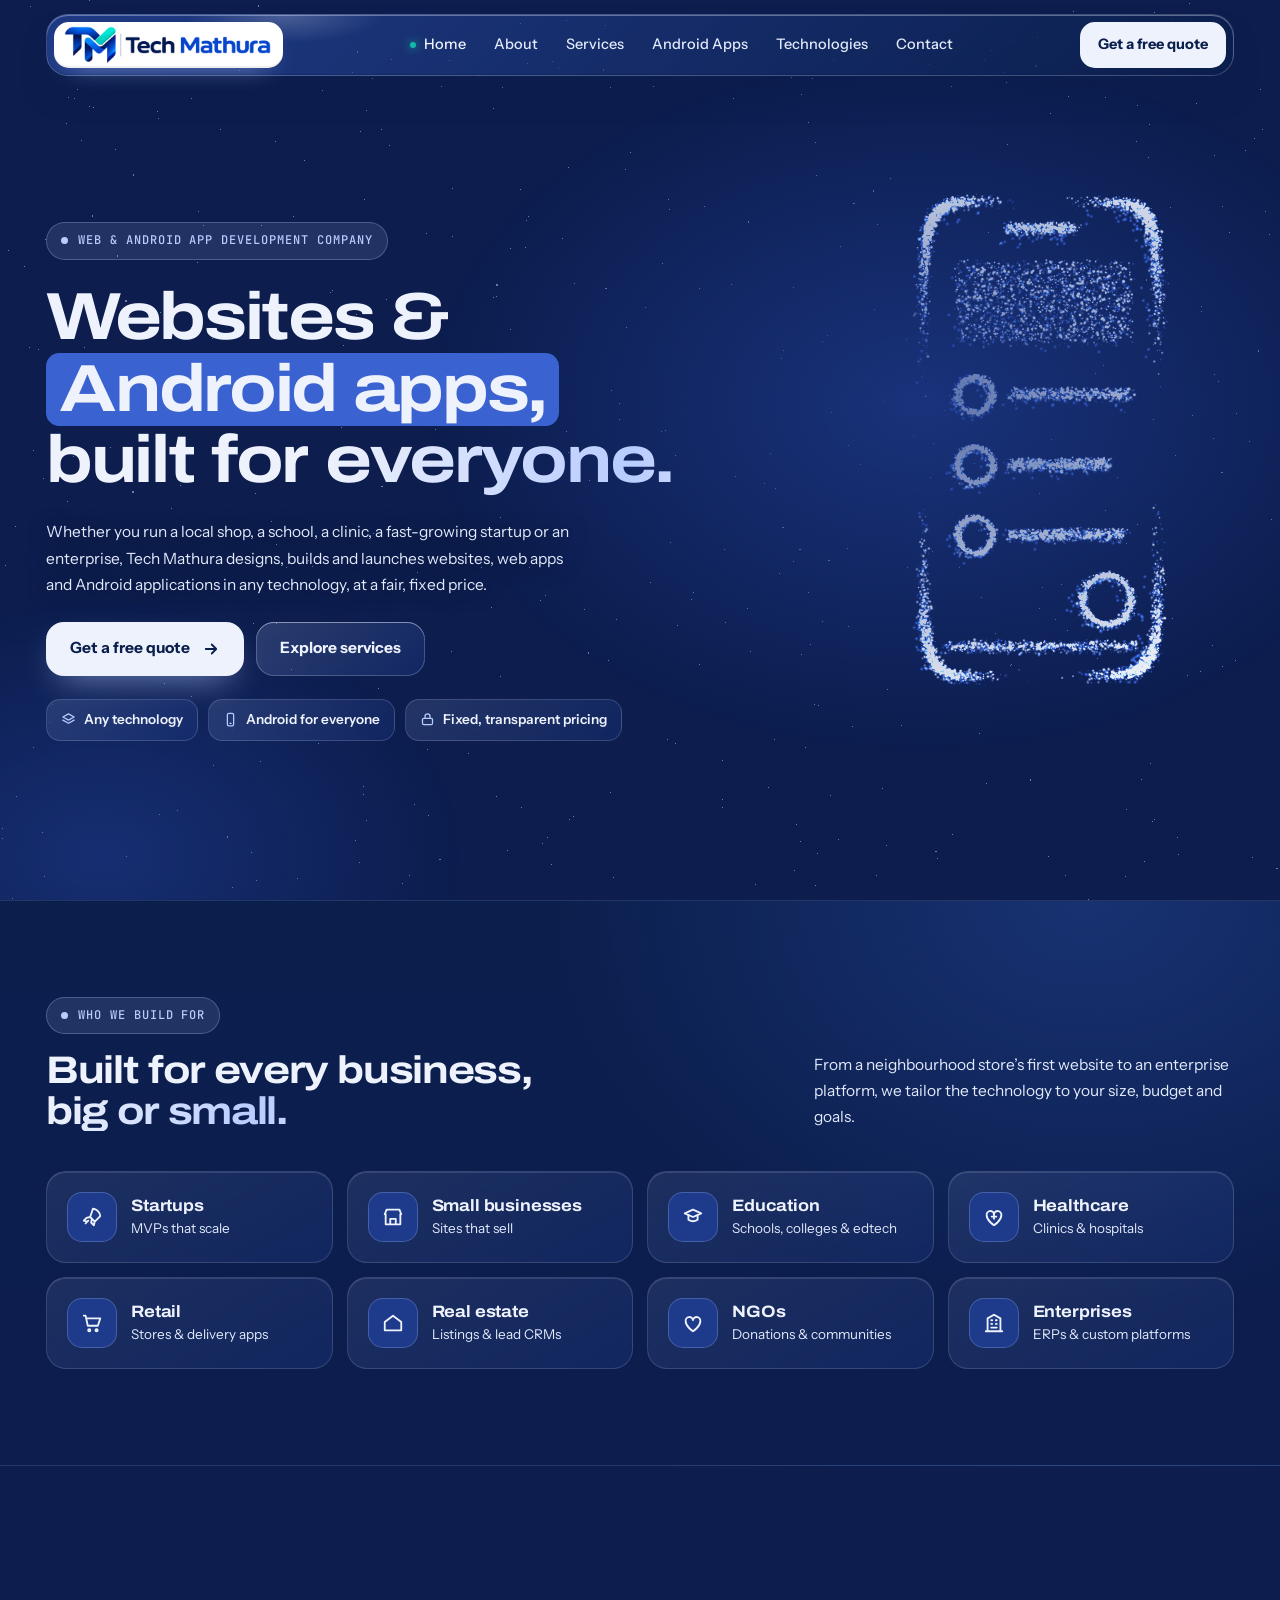
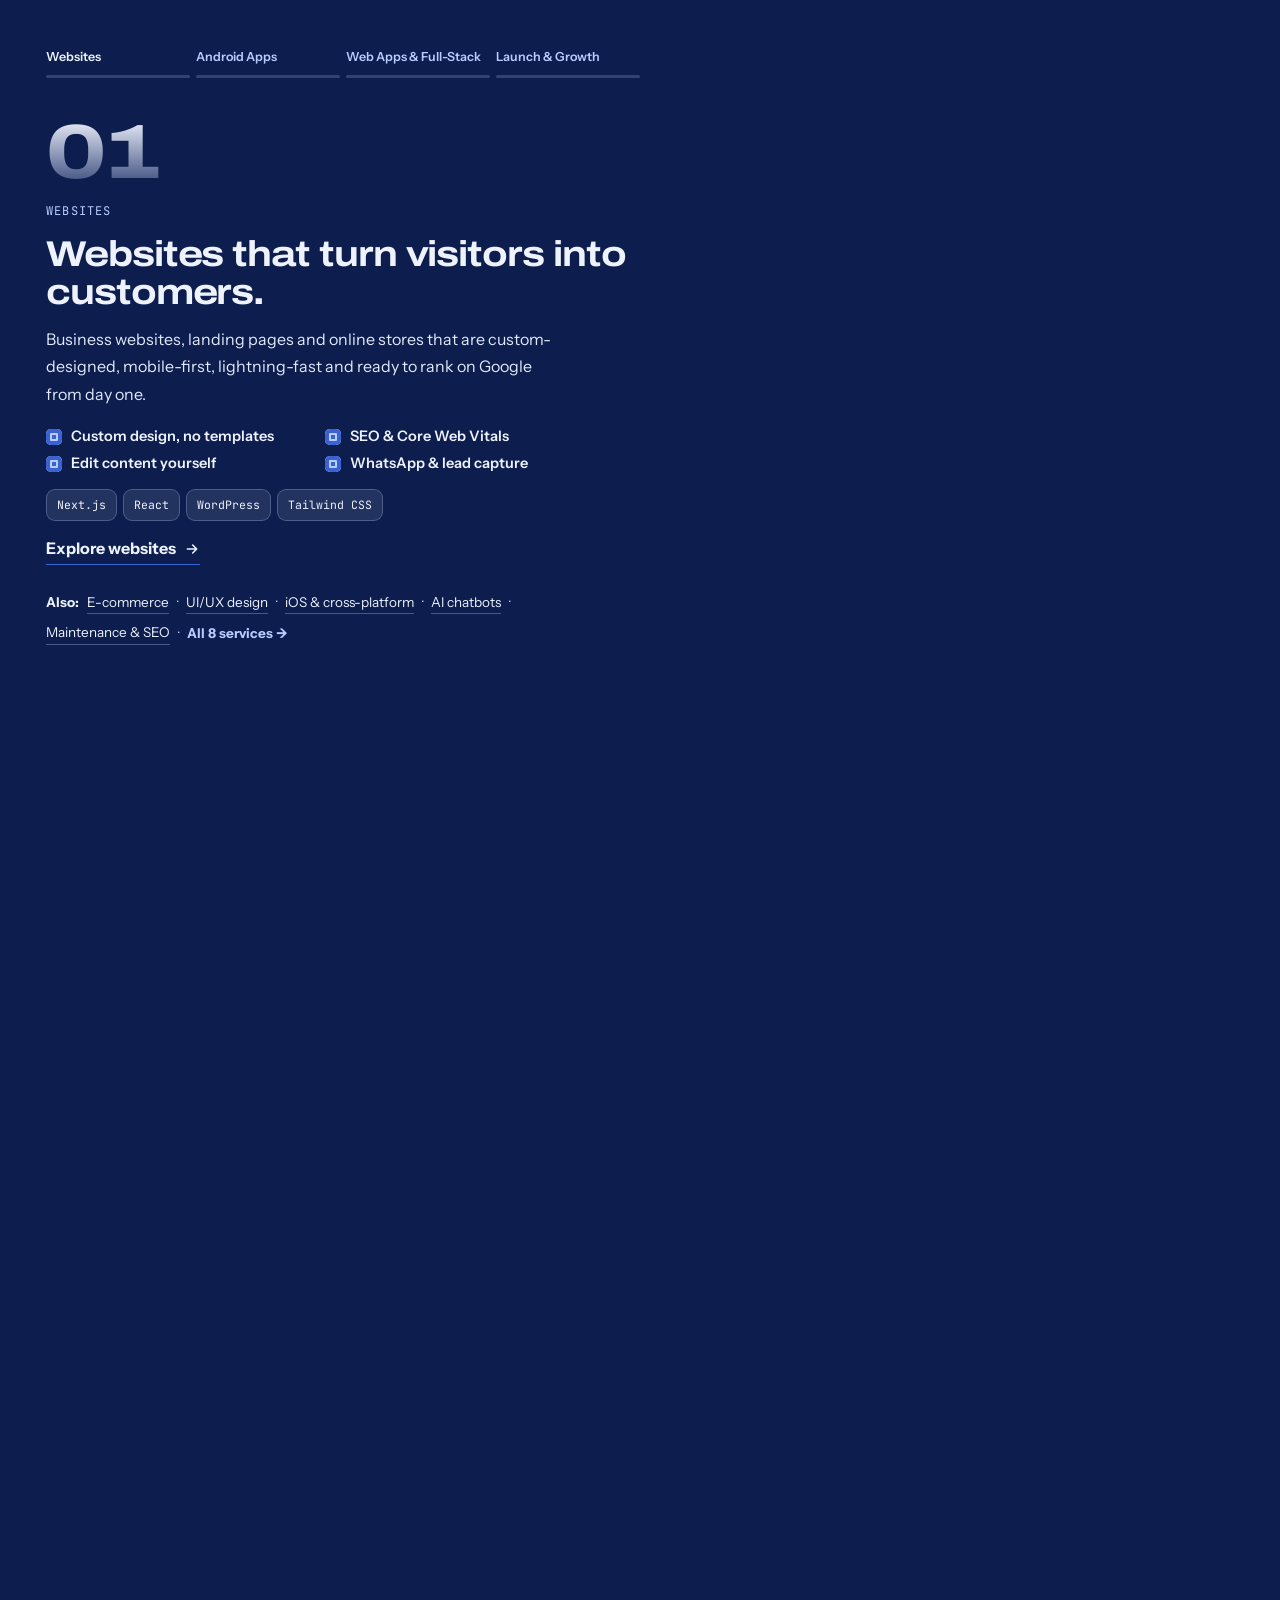
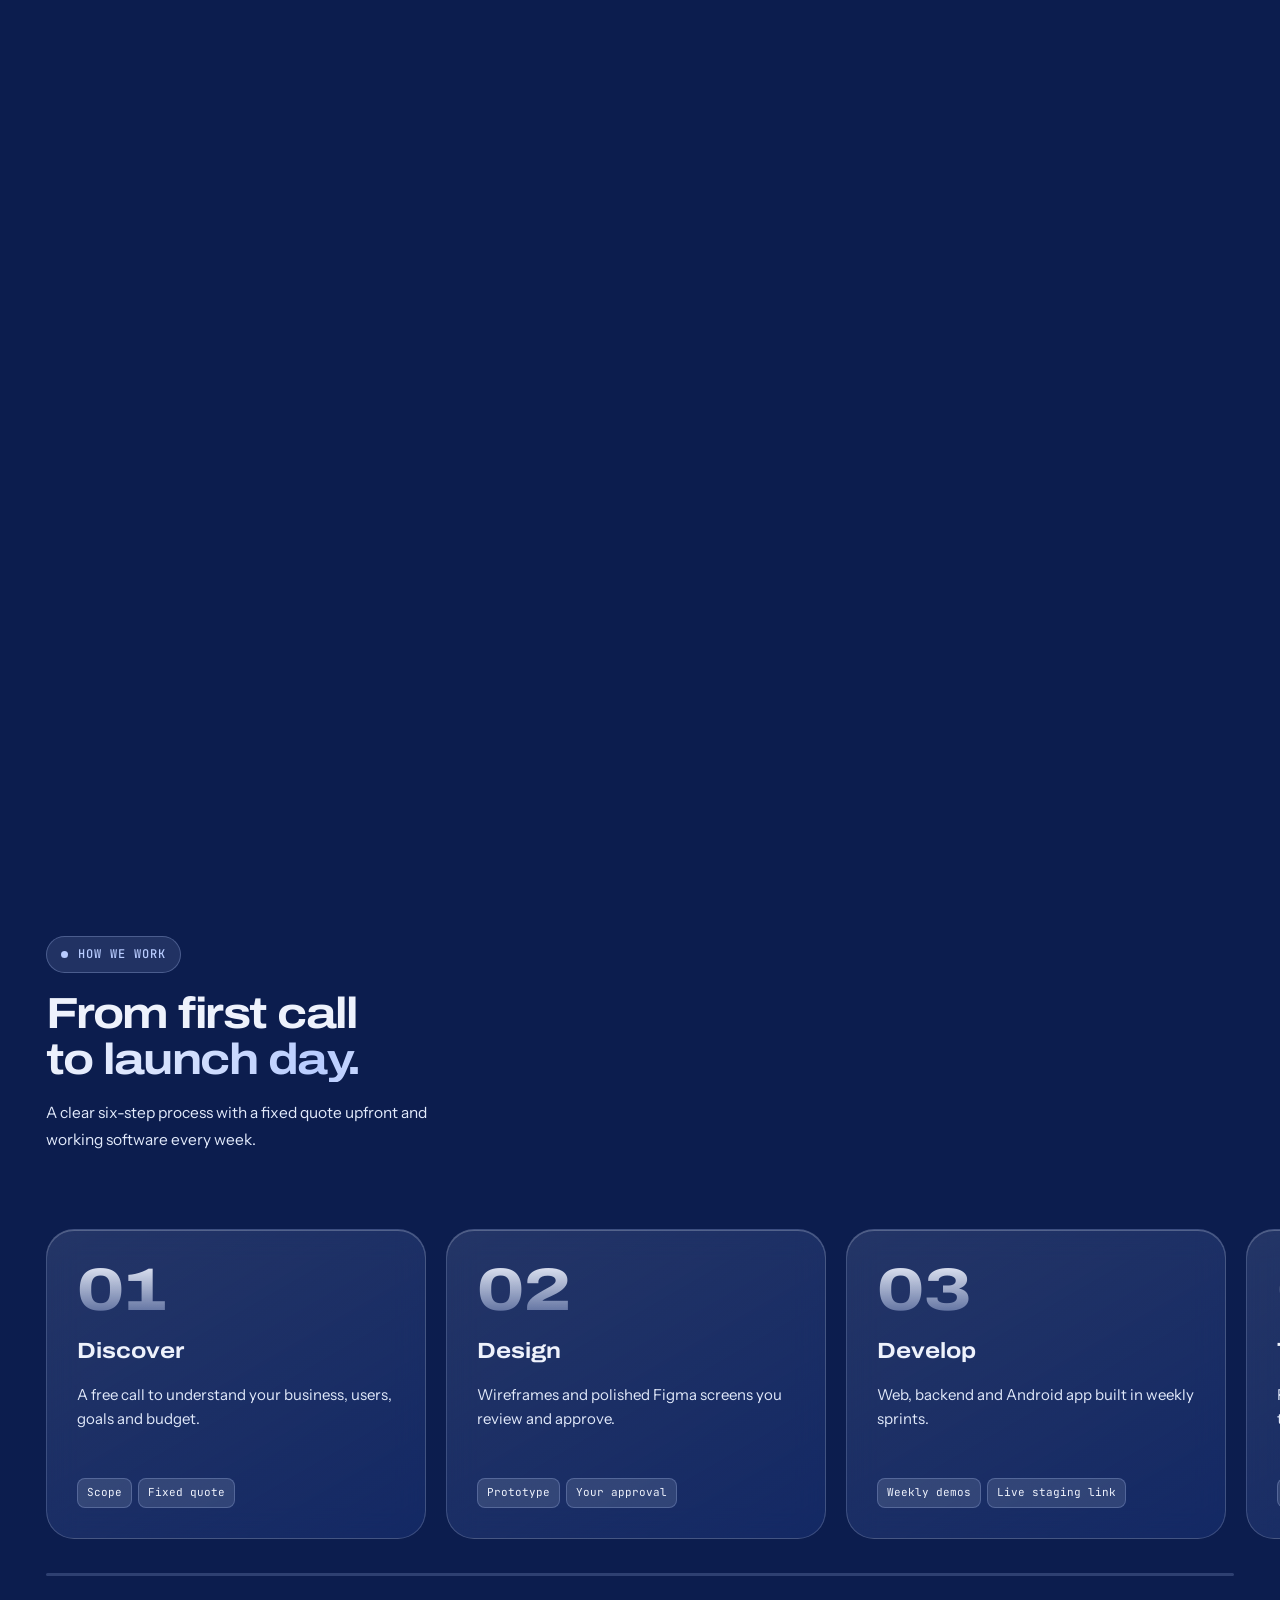
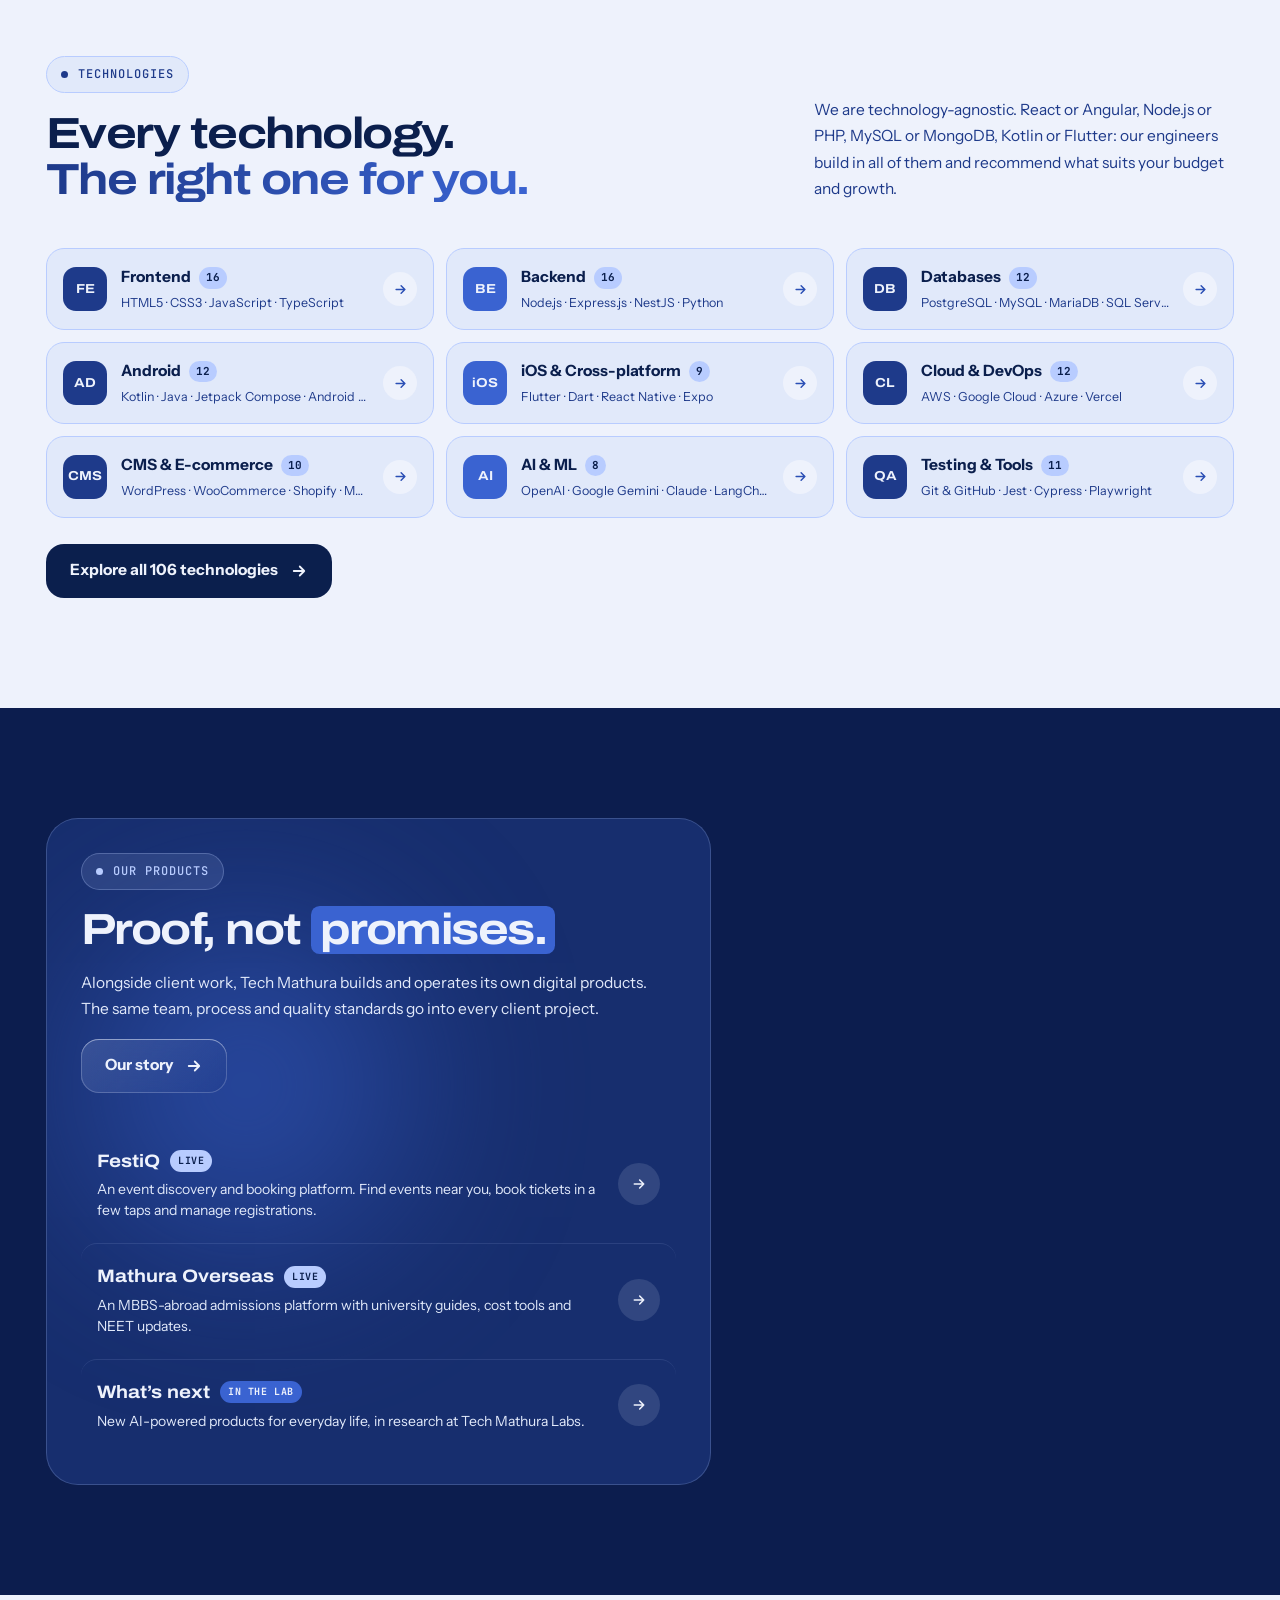
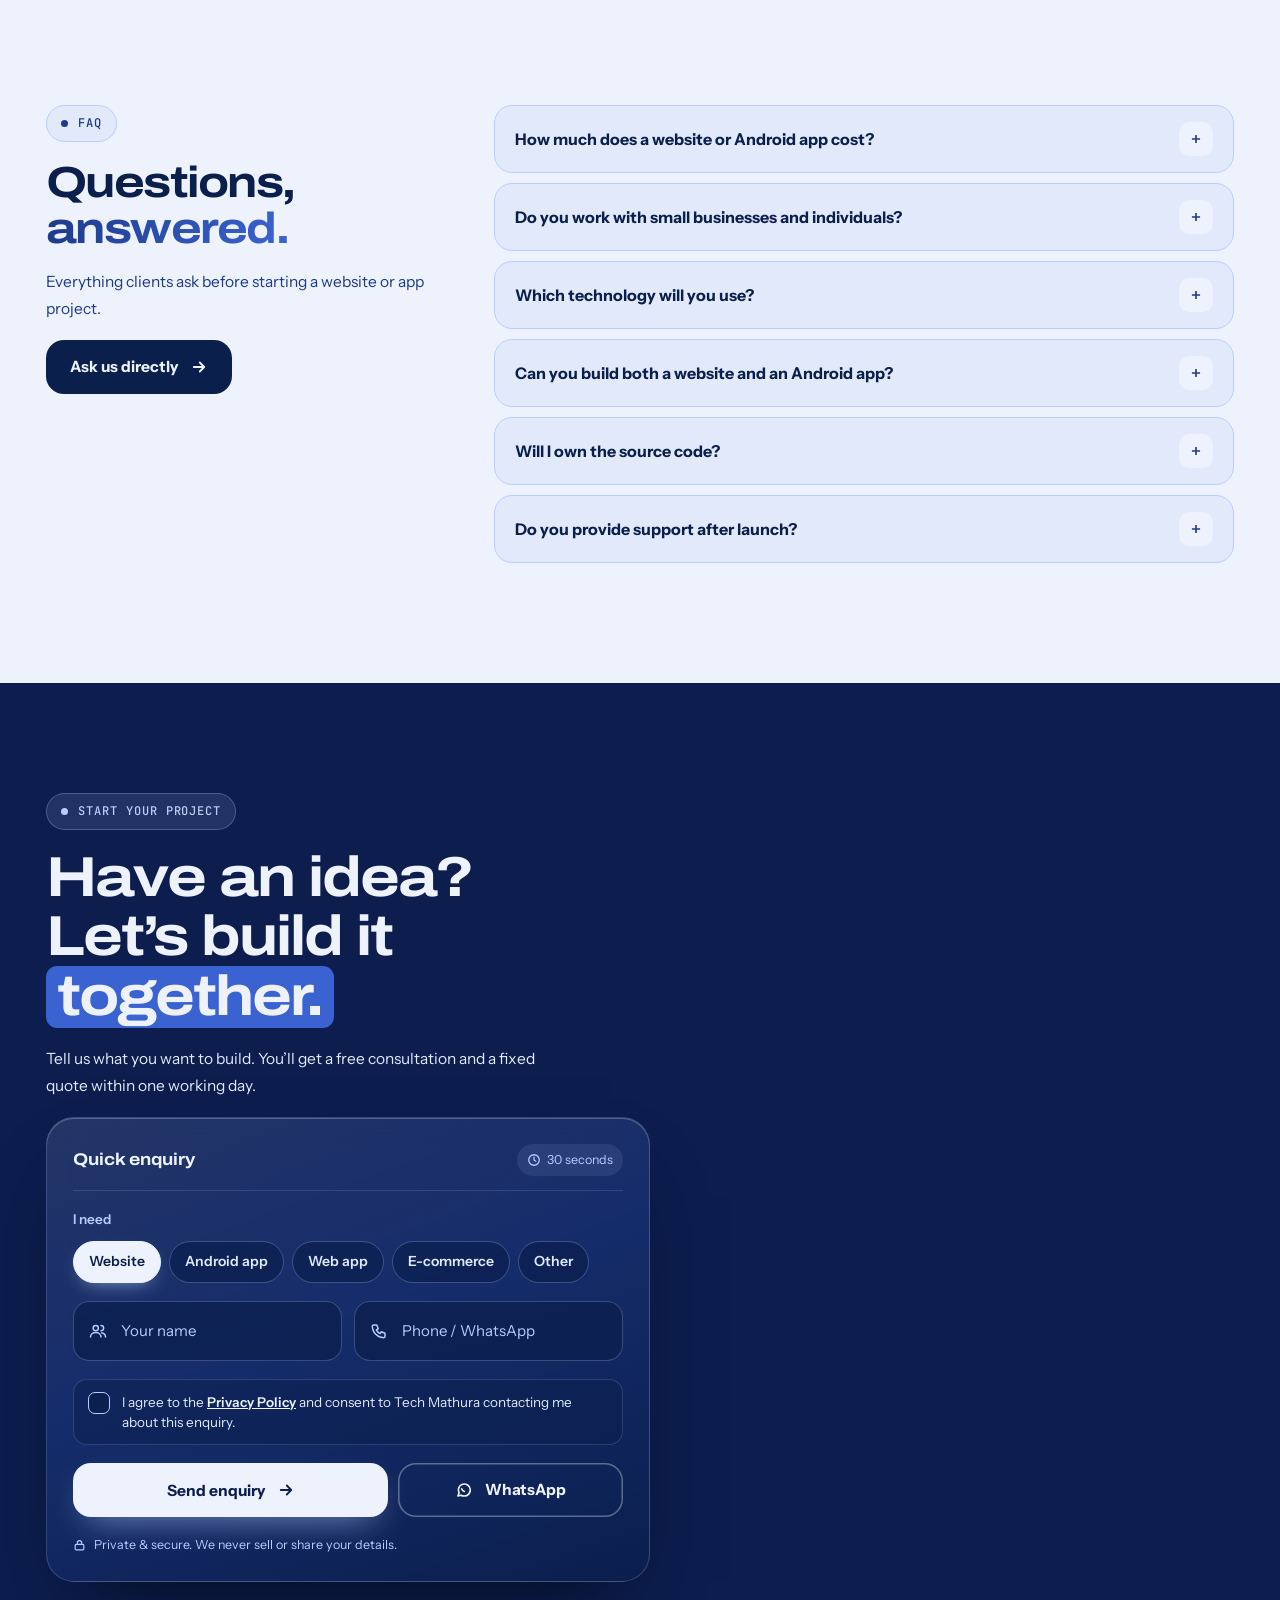
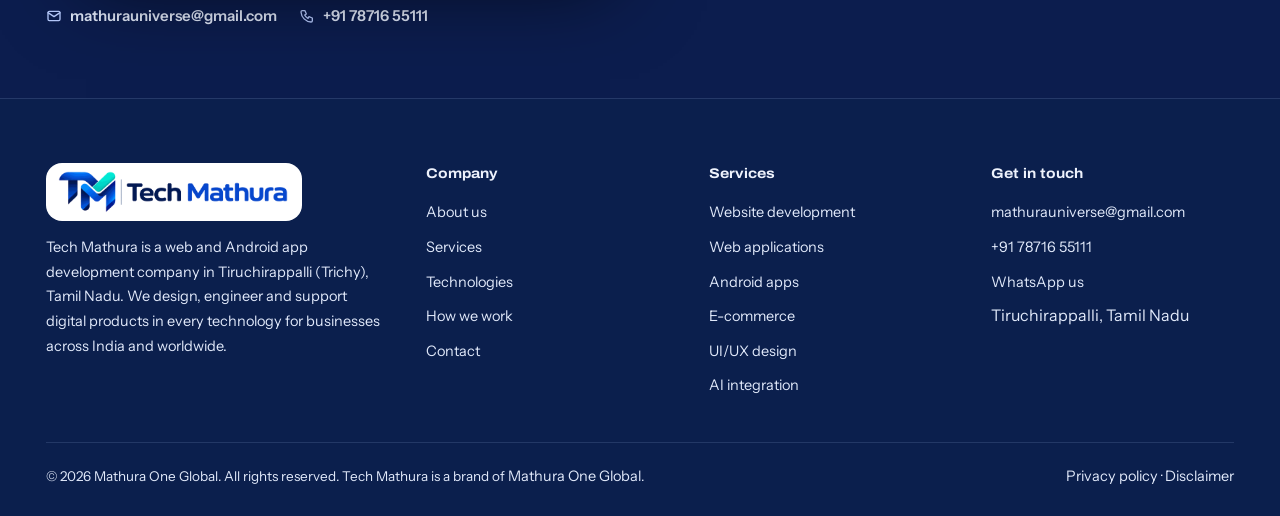
<file: index.html>
<!doctype html>
<html lang="en-IN">
<head>
<meta charset="utf-8">
<meta name="viewport" content="width=device-width, initial-scale=1, viewport-fit=cover">
<title>Web & Android App Development Company in Trichy | Tech Mathura</title>
<meta name="description" content="Website, web app and Android app development company in Tiruchirappalli (Trichy), Tamil Nadu, serving businesses across India. Free consultation, fixed quotes.">
<meta name="robots" content="index, follow, max-snippet:-1, max-image-preview:large">
<meta name="theme-color" content="#0C1D4E">
<link rel="icon" href="assets/favicon.svg" type="image/svg+xml"><link rel="apple-touch-icon" href="assets/favicon.png">
<link rel="canonical" href="https://tech.mathuraone.com/">
<meta property="og:title" content="Web &amp; Android App Development Company in Trichy | Tech Mathura"><meta property="og:description" content="Website, web app and Android app development company in Tiruchirappalli (Trichy), Tamil Nadu, serving businesses across India. Free consultation, fixed quotes."><meta property="og:type" content="website"><meta property="og:url" content="https://tech.mathuraone.com/"><meta property="og:image" content="https://tech.mathuraone.com/assets/og-image.png"><meta property="og:site_name" content="Tech Mathura"><meta name="twitter:card" content="summary_large_image"><meta name="twitter:title" content="Web &amp; Android App Development Company in Trichy | Tech Mathura"><meta name="twitter:description" content="Website, web app and Android app development company in Tiruchirappalli (Trichy), Tamil Nadu, serving businesses across India. Free consultation, fixed quotes."><meta name="twitter:image" content="https://tech.mathuraone.com/assets/og-image.png"><meta property="og:locale" content="en_IN">
<link rel="preconnect" href="https://fonts.googleapis.com"><link rel="preconnect" href="https://fonts.gstatic.com" crossorigin>
<link href="https://fonts.googleapis.com/css2?family=Archivo:wdth,wght@100..125,400..800&family=Instrument+Sans:wght@400;500;600;700&family=JetBrains+Mono:wght@400;500&display=swap" rel="stylesheet">
<link rel="stylesheet" href="style.css">
<script type="application/ld+json">{"@context":"https://schema.org","@graph":[{"@type":["Organization","ProfessionalService"],"@id":"https://tech.mathuraone.com/#org","name":"Tech Mathura","url":"https://tech.mathuraone.com/","logo":{"@type":"ImageObject","url":"https://tech.mathuraone.com/assets/logo.png"},"image":"https://tech.mathuraone.com/assets/og-image.png","description":"Tech Mathura is a website, web application and Android app development company in Tiruchirappalli (Trichy), Tamil Nadu, India, serving businesses across India and worldwide.","email":"mathurauniverse@gmail.com","telephone":"+91-7871655111","address":{"@type":"PostalAddress","addressLocality":"Tiruchirappalli","addressRegion":"Tamil Nadu","addressCountry":"IN"},"areaServed":[{"@type":"City","name":"Tiruchirappalli"},{"@type":"State","name":"Tamil Nadu"},{"@type":"Country","name":"India"}],"parentOrganization":{"@type":"Organization","name":"Mathura One Global","url":"https://mathuraone.com"},"contactPoint":{"@type":"ContactPoint","contactType":"sales","telephone":"+91-7871655111","email":"mathurauniverse@gmail.com","areaServed":"IN","availableLanguage":["English"]},"knowsAbout":["Website development","Web application development","Android app development","iOS app development","Flutter","React","Next.js","Node.js","E-commerce development","UI/UX design","AI integration","SEO"]},{"@type":"WebSite","@id":"https://tech.mathuraone.com/#website","url":"https://tech.mathuraone.com/","name":"Tech Mathura","publisher":{"@id":"https://tech.mathuraone.com/#org"},"inLanguage":"en-IN"},{"@type":"WebPage","@id":"https://tech.mathuraone.com/#webpage","url":"https://tech.mathuraone.com/","name":"Web & Android App Development Company in Trichy | Tech Mathura","description":"Website, web app and Android app development company in Tiruchirappalli (Trichy), Tamil Nadu, serving businesses across India. Free consultation, fixed quotes.","isPartOf":{"@id":"https://tech.mathuraone.com/#website"},"about":{"@id":"https://tech.mathuraone.com/#org"},"inLanguage":"en-IN"},{"@type":"FAQPage","@id":"https://tech.mathuraone.com/#faq","mainEntity":[{"@type":"Question","name":"How much does a website or Android app cost?","acceptedAnswer":{"@type":"Answer","text":"It depends on the features, number of screens and integrations you need. A simple business website costs far less than a custom web application or Android app. After a free discovery call we send a fixed, itemised quote so you know the full cost before we begin."}},{"@type":"Question","name":"Do you work with small businesses and individuals?","acceptedAnswer":{"@type":"Answer","text":"Yes. We build for everyone, from local shops, clinics and tutors to startups, institutions and enterprises. We suggest the right scope for your budget and can grow your product step by step."}},{"@type":"Question","name":"Which technology will you use?","acceptedAnswer":{"@type":"Answer","text":"Whatever fits your goals best. We work across React, Next.js, Angular, Vue, Node.js, PHP/Laravel, Python/Django, Java, MySQL, PostgreSQL, MongoDB, Kotlin, Flutter and more, and explain our recommendation in plain language."}},{"@type":"Question","name":"Can you build both a website and an Android app?","acceptedAnswer":{"@type":"Answer","text":"Yes. Many clients start with both. We share one backend between your website and app, so data stays in sync and costs stay lower."}},{"@type":"Question","name":"Will I own the source code?","acceptedAnswer":{"@type":"Answer","text":"Yes. You own 100% of the code, designs, domain, app listing and data. Everything is handed over with documentation."}},{"@type":"Question","name":"Do you provide support after launch?","acceptedAnswer":{"@type":"Answer","text":"Yes. Our maintenance plans cover hosting, security updates, backups, monitoring, bug fixes, SEO and new features."}}]}]}</script>
</head>
<body data-page="home">
<canvas id="tm-gl" class="gl" aria-hidden="true"></canvas>
<div class="amb" aria-hidden="true"></div>
<div class="fb" id="fb" aria-hidden="true" hidden></div>
<div class="prog" aria-hidden="true"></div>
<a href="#main" class="sr">Skip to content</a>
<header class="nav"><div class="wrap"><div class="nbar">
<a class="logo " href="index.html" aria-label="Tech Mathura home"><img class="logo-img" src="assets/logo.png" alt="Tech Mathura" width="238" height="50" onerror="this.remove()"><span class="logo-txt"><span class="mk" aria-hidden="true">TM</span><span><b>Tech Mathura</b><small>Web &amp; App Development</small></span></span></a>
<nav class="nlinks" aria-label="Primary"><a class="nl" href="index.html" data-page="home">Home</a><a class="nl" href="about.html" data-page="about">About</a><a class="nl" href="services.html" data-page="services">Services</a><a class="nl" href="android.html" data-page="android">Android Apps</a><a class="nl" href="technologies.html" data-page="technologies">Technologies</a><a class="nl" href="contact.html" data-page="contact">Contact</a></nav>
<a class="ncta" href="contact.html">Get a free quote</a>
<button class="burger" type="button" id="burger" aria-label="Open menu" aria-expanded="false" aria-controls="mmenu"><svg class="ic-x" style="display:none" width="20" height="20" viewBox="0 0 24 24" fill="none" stroke="currentColor" stroke-width="2.2" aria-hidden="true"><path d="M6 6l12 12M18 6L6 18"/></svg><svg class="ic-m" width="20" height="20" viewBox="0 0 24 24" fill="none" stroke="currentColor" stroke-width="2.2" aria-hidden="true"><path d="M4 8h16M4 16h11"/></svg></button>
</div></div></header>
<nav class="mmenu" id="mmenu" aria-label="Mobile" hidden><div><a class="ml" href="index.html" data-page="home"><small>01</small>Home</a><a class="ml" href="about.html" data-page="about"><small>02</small>About</a><a class="ml" href="services.html" data-page="services"><small>03</small>Services</a><a class="ml" href="android.html" data-page="android"><small>04</small>Android Apps</a><a class="ml" href="technologies.html" data-page="technologies"><small>05</small>Technologies</a><a class="ml" href="contact.html" data-page="contact"><small>06</small>Contact</a></div>
<div class="mfoot"><a class="btn b-w" href="contact.html">Get a free quote <svg width="18" height="18" viewBox="0 0 24 24" fill="none" stroke="currentColor" stroke-width="2.4" stroke-linecap="round" stroke-linejoin="round" aria-hidden="true"><path d="M5 12h14M13 6l6 6-6 6"/></svg></a><a class="btn b-g" href="https://wa.me/917871655111"><svg width="18" height="18" viewBox="0 0 24 24" fill="none" stroke="currentColor" stroke-width="2.2" stroke-linecap="round" stroke-linejoin="round" aria-hidden="true"><path d="M4 20l1.4-4.2A8 8 0 1112 20a8 8 0 01-3.8-1z"/><path d="M9 10.5c.5 1.6 1.8 2.9 3.4 3.5"/></svg> WhatsApp us</a><a class="mmail" href="mailto:mathurauniverse@gmail.com">mathurauniverse@gmail.com</a></div></nav>
<main class="main" id="main">

<section class="hero dk" id="top" data-k="1.9,0,1,0" data-km="0,1.62,.5,0">
<div class="wrap">
<span class="tag fu" style="animation-delay:.4s"><i></i>Web &amp; Android App Development Company</span>
<h1 class="ar h1" aria-label="Websites and Android apps, built for everyone."><span aria-hidden="true"><span class="w"><span style="animation-delay:0.55s">Websites</span></span> <span class="w"><span style="animation-delay:0.64s">&amp;</span></span> <span class="w"><span style="animation-delay:0.73s"><span class="chipw">Android apps,</span></span></span> <br> <span class="w"><span style="animation-delay:0.82s">built</span></span> <span class="w"><span style="animation-delay:0.91s">for</span></span> <span class="w"><span class="shine" style="animation-delay:1.00s">everyone.</span></span></span></h1>
<p class="sub hsub fu" style="animation-delay:1.25s">Whether you run a local shop, a school, a clinic, a fast-growing startup or an enterprise, Tech Mathura designs, builds and launches websites, web apps and Android applications in any technology, at a fair, fixed price.</p>
<div class="btns fu" style="animation-delay:1.4s"><a class="btn b-w" href="contact.html" data-mag>Get a free quote <svg width="18" height="18" viewBox="0 0 24 24" fill="none" stroke="currentColor" stroke-width="2.4" stroke-linecap="round" stroke-linejoin="round" aria-hidden="true"><path d="M5 12h14M13 6l6 6-6 6"/></svg></a><a class="btn b-g" href="services.html" data-mag>Explore services</a></div>
<div class="hchips fu" style="animation-delay:1.55s"><span class="hc"><svg width="15" height="15" viewBox="0 0 24 24" fill="none" stroke="#B8CCFF" stroke-width="2" stroke-linecap="round" stroke-linejoin="round" aria-hidden="true"><path d="M12 3l9 5-9 5-9-5zM3 13l9 5 9-5"/></svg>Any technology</span><span class="hc"><svg width="15" height="15" viewBox="0 0 24 24" fill="none" stroke="#B8CCFF" stroke-width="2" stroke-linecap="round" stroke-linejoin="round" aria-hidden="true"><rect x="7" y="2" width="10" height="20" rx="2.5"/><path d="M11 18h2"/></svg>Android for everyone</span><span class="hc"><svg width="15" height="15" viewBox="0 0 24 24" fill="none" stroke="#B8CCFF" stroke-width="2" stroke-linecap="round" stroke-linejoin="round" aria-hidden="true"><rect x="4" y="10" width="16" height="10" rx="2"/><path d="M8 10V7a4 4 0 018 0v3"/></svg>Fixed, transparent pricing</span></div>
</div>
</section>

<section class="aud" aria-labelledby="aud-h" data-rv><div class="wrap">
<div class="aud-head"><div class="l"><span class="tag rv"><i></i>Who we build for</span><h2 class="ar aud-t" id="aud-h"><span class="ln"><span>Built for every business,</span></span><span class="ln"><span class="q1 shine">big or small.</span></span></h2></div>
<p class="sub rv q2">From a neighbourhood store’s first website to an enterprise platform, we tailor the technology to your size, budget and goals.</p></div>
<div class="aud-g"><div class="au rv q1"><span class="au-i"><svg width="22" height="22" viewBox="0 0 24 24" fill="none" stroke="#EEF2FC" stroke-width="2" stroke-linecap="round" stroke-linejoin="round" aria-hidden="true"><path d="M13 3c4 0 8 4 8 8l-6 6-5-5zM10 12l-4 1-3 3 4 1M12 14l-1 4 3 3 1-4M8 16l-3 3"/></svg></span><span class="au-t"><b>Startups</b><span>MVPs that scale</span></span></div><div class="au rv q2"><span class="au-i"><svg width="22" height="22" viewBox="0 0 24 24" fill="none" stroke="#EEF2FC" stroke-width="2" stroke-linecap="round" stroke-linejoin="round" aria-hidden="true"><path d="M3 9l2-5h14l2 5M4 9v11h16V9M9 20v-6h6v6"/></svg></span><span class="au-t"><b>Small businesses</b><span>Sites that sell</span></span></div><div class="au rv q3"><span class="au-i"><svg width="22" height="22" viewBox="0 0 24 24" fill="none" stroke="#EEF2FC" stroke-width="2" stroke-linecap="round" stroke-linejoin="round" aria-hidden="true"><path d="M3 8l9-4 9 4-9 4z"/><path d="M7 10v5c3 2 7 2 10 0v-5"/></svg></span><span class="au-t"><b>Education</b><span>Schools, colleges & edtech</span></span></div><div class="au rv q4"><span class="au-i"><svg width="22" height="22" viewBox="0 0 24 24" fill="none" stroke="#EEF2FC" stroke-width="2" stroke-linecap="round" stroke-linejoin="round" aria-hidden="true"><path d="M12 21s-8-5-8-11a4 4 0 018-1 4 4 0 018 1c0 6-8 11-8 11z"/><path d="M12 9v5M9.5 11.5h5"/></svg></span><span class="au-t"><b>Healthcare</b><span>Clinics & hospitals</span></span></div><div class="au rv q1"><span class="au-i"><svg width="22" height="22" viewBox="0 0 24 24" fill="none" stroke="#EEF2FC" stroke-width="2" stroke-linecap="round" stroke-linejoin="round" aria-hidden="true"><path d="M3 4h2l2.4 11h11L21 7H6.2"/><circle cx="9" cy="20" r="1.2"/><circle cx="17" cy="20" r="1.2"/></svg></span><span class="au-t"><b>Retail</b><span>Stores & delivery apps</span></span></div><div class="au rv q2"><span class="au-i"><svg width="22" height="22" viewBox="0 0 24 24" fill="none" stroke="#EEF2FC" stroke-width="2" stroke-linecap="round" stroke-linejoin="round" aria-hidden="true"><path d="M3 11l9-7 9 7v9H3z"/></svg></span><span class="au-t"><b>Real estate</b><span>Listings & lead CRMs</span></span></div><div class="au rv q3"><span class="au-i"><svg width="22" height="22" viewBox="0 0 24 24" fill="none" stroke="#EEF2FC" stroke-width="2" stroke-linecap="round" stroke-linejoin="round" aria-hidden="true"><path d="M12 21s-8-5-8-11a4 4 0 018-1 4 4 0 018 1c0 6-8 11-8 11z"/></svg></span><span class="au-t"><b>NGOs</b><span>Donations & communities</span></span></div><div class="au rv q4"><span class="au-i"><svg width="22" height="22" viewBox="0 0 24 24" fill="none" stroke="#EEF2FC" stroke-width="2" stroke-linecap="round" stroke-linejoin="round" aria-hidden="true"><path d="M3 21h18M5 21V7l7-4 7 4v14M9 9h1M14 9h1M9 13h1M14 13h1M9 17h6"/></svg></span><span class="au-t"><b>Enterprises</b><span>ERPs & custom platforms</span></span></div></div>
</div></section>

<section class="chap dk" id="work" data-prog data-chap data-k="2.05,-.05,.92,1"><div class="sticky"><div class="wrap ch-g">
<div class="ch-l"><div class="rail" aria-label="What we build"><button type="button" class="on" style="--ri:0" data-jump="0">Websites<i><b></b></i></button><button type="button" class="" style="--ri:1" data-jump="1">Android Apps<i><b></b></i></button><button type="button" class="" style="--ri:2" data-jump="2">Web Apps & Full-Stack<i><b></b></i></button><button type="button" class="" style="--ri:3" data-jump="3">Launch & Growth<i><b></b></i></button></div><div class="cps"><div class="cpw" data-km="0,1.58,.56,1"><div class="cp on" data-cp="0"><span class="ix" aria-hidden="true">01</span><span class="kk">Websites</span><h3>Websites that turn visitors into customers.</h3><p>Business websites, landing pages and online stores that are custom-designed, mobile-first, lightning-fast and ready to rank on Google from day one.</p><ul class="ticks"><li>Custom design, no templates</li><li>SEO &amp; Core Web Vitals</li><li>Edit content yourself</li><li>WhatsApp &amp; lead capture</li></ul><div class="chips"><span>Next.js</span><span>React</span><span>WordPress</span><span>Tailwind CSS</span></div><a class="more" href="services.html#websites">Explore websites <svg width="16" height="16" viewBox="0 0 24 24" fill="none" stroke="currentColor" stroke-width="2.4" stroke-linecap="round" stroke-linejoin="round" aria-hidden="true"><path d="M5 12h14M13 6l6 6-6 6"/></svg></a></div></div><div class="cpw" data-km="0,1.58,.56,2"><div class="cp" data-cp="1"><span class="ix" aria-hidden="true">02</span><span class="kk">Android Apps</span><h3>Android apps for every business and every user.</h3><p>From a simple booking app to a full marketplace, we build fast, secure Android apps in Kotlin or Flutter that run smoothly even on budget phones and slow networks.</p><ul class="ticks"><li>Native Kotlin + Compose</li><li>Runs on budget phones</li><li>Offline-first, low data</li><li>Google Play launch</li></ul><div class="chips"><span>Kotlin</span><span>Jetpack Compose</span><span>Flutter</span><span>Firebase</span></div><a class="more" href="android.html">Explore android apps <svg width="16" height="16" viewBox="0 0 24 24" fill="none" stroke="currentColor" stroke-width="2.4" stroke-linecap="round" stroke-linejoin="round" aria-hidden="true"><path d="M5 12h14M13 6l6 6-6 6"/></svg></a></div></div><div class="cpw" data-km="0,1.58,.56,3"><div class="cp" data-cp="2"><span class="ix" aria-hidden="true">03</span><span class="kk">Web Apps & Full-Stack</span><h3>Powerful web apps, engineered layer by layer.</h3><p>Portals, dashboards, CRMs, ERPs and SaaS platforms. Frontend, backend, database and cloud built by one team, in the technology that suits you best.</p><ul class="ticks"><li>Any stack: JS, Python, PHP, Java</li><li>Secure logins &amp; roles</li><li>Scalable databases</li><li>APIs &amp; integrations</li></ul><div class="chips"><span>React</span><span>Node.js</span><span>Django</span><span>PostgreSQL</span></div><a class="more" href="services.html#webapps">Explore web apps & full-stack <svg width="16" height="16" viewBox="0 0 24 24" fill="none" stroke="currentColor" stroke-width="2.4" stroke-linecap="round" stroke-linejoin="round" aria-hidden="true"><path d="M5 12h14M13 6l6 6-6 6"/></svg></a></div></div><div class="cpw" data-km="0,1.58,.56,4"><div class="cp" data-cp="3"><span class="ix" aria-hidden="true">04</span><span class="kk">Launch & Growth</span><h3>Launched worldwide. Supported for the long run.</h3><p>We deploy on reliable cloud hosting, publish to the Play Store, then keep your product fast, secure and growing with SEO, analytics and new features.</p><ul class="ticks"><li>Cloud hosting &amp; domains</li><li>Play Store publishing</li><li>Security &amp; backups</li><li>SEO &amp; monthly updates</li></ul><div class="chips"><span>AWS</span><span>Vercel</span><span>Cloudflare</span><span>Docker</span></div><a class="more" href="services.html#support">Explore launch & growth <svg width="16" height="16" viewBox="0 0 24 24" fill="none" stroke="currentColor" stroke-width="2.4" stroke-linecap="round" stroke-linejoin="round" aria-hidden="true"><path d="M5 12h14M13 6l6 6-6 6"/></svg></a></div></div></div>
<div class="also"><b>Also:</b> <a href="services.html#ecommerce">E-commerce</a> · <a href="services.html#uiux">UI/UX design</a> · <a href="services.html#ios">iOS &amp; cross-platform</a> · <a href="services.html#ai">AI chatbots</a> · <a href="services.html#support">Maintenance &amp; SEO</a> · <a class="also-all" href="services.html">All 8 services →</a></div></div><div class="ch-r"></div>
</div></div></section>
<section class="proc dk sp-m" id="process" data-prog data-k="2.95,.9,.42,3" data-km="0,1.6,.42,3"><div class="sticky">
<div class="wrap" data-rv style="margin-bottom:30px"><div class="shd"><div class="l"><span class="tag rv"><i></i>How we work</span>
<h2 class="ar h2"><span class="ln"><span>From first call</span></span><span class="ln"><span class="q1 shine">to launch day.</span></span></h2><p class="sub rv q2">A clear six-step process with a fixed quote upfront and working software every week.</p></div></div></div>
<p class="swipe-hint"><svg width="14" height="14" viewBox="0 0 24 24" fill="none" stroke="#B8CCFF" stroke-width="2.4" stroke-linecap="round" stroke-linejoin="round" aria-hidden="true"><path d="M5 12h14M13 6l6 6-6 6"/></svg> Swipe to see all steps</p>
<div class="ptrack"><div class="pc"><span class="pn">01</span><h3>Discover</h3><p>A free call to understand your business, users, goals and budget.</p><div class="out"><span>Scope</span><span>Fixed quote</span></div></div><div class="pc"><span class="pn">02</span><h3>Design</h3><p>Wireframes and polished Figma screens you review and approve.</p><div class="out"><span>Prototype</span><span>Your approval</span></div></div><div class="pc"><span class="pn">03</span><h3>Develop</h3><p>Web, backend and Android app built in weekly sprints.</p><div class="out"><span>Weekly demos</span><span>Live staging link</span></div></div><div class="pc"><span class="pn">04</span><h3>Test</h3><p>Real-device, browser, speed and security testing.</p><div class="out"><span>QA report</span><span>Bug-free sign-off</span></div></div><div class="pc"><span class="pn">05</span><h3>Launch</h3><p>Go live on the web and publish on Google Play.</p><div class="out"><span>Deployment</span><span>Play Store</span></div></div><div class="pc"><span class="pn">06</span><h3>Grow</h3><p>Updates, monitoring, SEO and new features as you scale.</p><div class="out"><span>Maintenance</span><span>Roadmap</span></div></div></div>
<div class="wrap"><div class="pbar"><i></i></div></div>
</div></section>

<section class="sec lt" id="stack" data-rv data-k="2.95,.9,.42,3" data-km="0,1.6,.42,3"><div class="wrap">
<div class="shd"><div class="l"><span class="tag rv"><i></i>Technologies</span>
<h2 class="ar h2"><span class="ln"><span>Every technology.</span></span><span class="ln"><span class="q1 shine">The right one for you.</span></span></h2></div><p class="sub rv q2">We are technology-agnostic. React or Angular, Node.js or PHP, MySQL or MongoDB, Kotlin or Flutter: our engineers build in all of them and recommend what suits your budget and growth.</p></div>
<div class="tcat"><a class="tc rv q1" href="technologies.html#tab-0"><span class="mg" aria-hidden="true">FE</span><span class="tc-t"><b>Frontend <em>16</em></b><small>HTML5 · CSS3 · JavaScript · TypeScript</small></span><span class="tc-go" aria-hidden="true"><svg width="15" height="15" viewBox="0 0 24 24" fill="none" stroke="currentColor" stroke-width="2.4" stroke-linecap="round" stroke-linejoin="round" aria-hidden="true"><path d="M5 12h14M13 6l6 6-6 6"/></svg></span></a><a class="tc rv q2" href="technologies.html#tab-1"><span class="mg" aria-hidden="true">BE</span><span class="tc-t"><b>Backend <em>16</em></b><small>Node.js · Express.js · NestJS · Python</small></span><span class="tc-go" aria-hidden="true"><svg width="15" height="15" viewBox="0 0 24 24" fill="none" stroke="currentColor" stroke-width="2.4" stroke-linecap="round" stroke-linejoin="round" aria-hidden="true"><path d="M5 12h14M13 6l6 6-6 6"/></svg></span></a><a class="tc rv q3" href="technologies.html#tab-2"><span class="mg" aria-hidden="true">DB</span><span class="tc-t"><b>Databases <em>12</em></b><small>PostgreSQL · MySQL · MariaDB · SQL Server</small></span><span class="tc-go" aria-hidden="true"><svg width="15" height="15" viewBox="0 0 24 24" fill="none" stroke="currentColor" stroke-width="2.4" stroke-linecap="round" stroke-linejoin="round" aria-hidden="true"><path d="M5 12h14M13 6l6 6-6 6"/></svg></span></a><a class="tc rv q1" href="technologies.html#tab-3"><span class="mg" aria-hidden="true">AD</span><span class="tc-t"><b>Android <em>12</em></b><small>Kotlin · Java · Jetpack Compose · Android SDK</small></span><span class="tc-go" aria-hidden="true"><svg width="15" height="15" viewBox="0 0 24 24" fill="none" stroke="currentColor" stroke-width="2.4" stroke-linecap="round" stroke-linejoin="round" aria-hidden="true"><path d="M5 12h14M13 6l6 6-6 6"/></svg></span></a><a class="tc rv q2" href="technologies.html#tab-4"><span class="mg" aria-hidden="true">iOS</span><span class="tc-t"><b>iOS &amp; Cross-platform <em>9</em></b><small>Flutter · Dart · React Native · Expo</small></span><span class="tc-go" aria-hidden="true"><svg width="15" height="15" viewBox="0 0 24 24" fill="none" stroke="currentColor" stroke-width="2.4" stroke-linecap="round" stroke-linejoin="round" aria-hidden="true"><path d="M5 12h14M13 6l6 6-6 6"/></svg></span></a><a class="tc rv q3" href="technologies.html#tab-5"><span class="mg" aria-hidden="true">CL</span><span class="tc-t"><b>Cloud &amp; DevOps <em>12</em></b><small>AWS · Google Cloud · Azure · Vercel</small></span><span class="tc-go" aria-hidden="true"><svg width="15" height="15" viewBox="0 0 24 24" fill="none" stroke="currentColor" stroke-width="2.4" stroke-linecap="round" stroke-linejoin="round" aria-hidden="true"><path d="M5 12h14M13 6l6 6-6 6"/></svg></span></a><a class="tc rv q1" href="technologies.html#tab-6"><span class="mg" aria-hidden="true">CMS</span><span class="tc-t"><b>CMS &amp; E-commerce <em>10</em></b><small>WordPress · WooCommerce · Shopify · Magento</small></span><span class="tc-go" aria-hidden="true"><svg width="15" height="15" viewBox="0 0 24 24" fill="none" stroke="currentColor" stroke-width="2.4" stroke-linecap="round" stroke-linejoin="round" aria-hidden="true"><path d="M5 12h14M13 6l6 6-6 6"/></svg></span></a><a class="tc rv q2" href="technologies.html#tab-7"><span class="mg" aria-hidden="true">AI</span><span class="tc-t"><b>AI &amp; ML <em>8</em></b><small>OpenAI · Google Gemini · Claude · LangChain</small></span><span class="tc-go" aria-hidden="true"><svg width="15" height="15" viewBox="0 0 24 24" fill="none" stroke="currentColor" stroke-width="2.4" stroke-linecap="round" stroke-linejoin="round" aria-hidden="true"><path d="M5 12h14M13 6l6 6-6 6"/></svg></span></a><a class="tc rv q3" href="technologies.html#tab-8"><span class="mg" aria-hidden="true">QA</span><span class="tc-t"><b>Testing &amp; Tools <em>11</em></b><small>Git &amp; GitHub · Jest · Cypress · Playwright</small></span><span class="tc-go" aria-hidden="true"><svg width="15" height="15" viewBox="0 0 24 24" fill="none" stroke="currentColor" stroke-width="2.4" stroke-linecap="round" stroke-linejoin="round" aria-hidden="true"><path d="M5 12h14M13 6l6 6-6 6"/></svg></span></a></div>
<div class="rv q4" style="margin-top:26px"><a class="btn b-n" href="technologies.html">Explore all 106 technologies <svg width="18" height="18" viewBox="0 0 24 24" fill="none" stroke="currentColor" stroke-width="2.4" stroke-linecap="round" stroke-linejoin="round" aria-hidden="true"><path d="M5 12h14M13 6l6 6-6 6"/></svg></a></div>
</div></section>

<section class="sec dk sp-m" id="products" data-rv data-k="2.95,0,.85,4" data-km="0,1.6,.45,4"><div class="wrap"><div class="lcol">
<div class="pcard single rv" data-tilt>
<div style="display:flex;flex-direction:column;gap:16px;justify-content:center"><span class="tag"><i></i>Our products</span><h2 class="ar h2">Proof, not <span class="chipw">promises.</span></h2><p class="sub">Alongside client work, Tech Mathura builds and operates its own digital products. The same team, process and quality standards go into every client project.</p><a class="btn b-g" href="about.html" style="align-self:flex-start" data-mag>Our story <svg width="18" height="18" viewBox="0 0 24 24" fill="none" stroke="currentColor" stroke-width="2.4" stroke-linecap="round" stroke-linejoin="round" aria-hidden="true"><path d="M5 12h14M13 6l6 6-6 6"/></svg></a></div>
<div style="display:grid;gap:4px">
<a class="prow" href="https://festiq-events.netlify.app/" target="_blank" rel="noopener"><span><h3>FestiQ <span class="live">LIVE</span></h3><p>An event discovery and booking platform. Find events near you, book tickets in a few taps and manage registrations.</p></span><span class="go" aria-hidden="true"><svg width="16" height="16" viewBox="0 0 24 24" fill="none" stroke="currentColor" stroke-width="2.4" stroke-linecap="round" stroke-linejoin="round" aria-hidden="true"><path d="M5 12h14M13 6l6 6-6 6"/></svg></span></a>
<a class="prow" href="https://mathuraoverseas.com" target="_blank" rel="noopener"><span><h3>Mathura Overseas <span class="live">LIVE</span></h3><p>An MBBS-abroad admissions platform with university guides, cost tools and NEET updates.</p></span><span class="go" aria-hidden="true"><svg width="16" height="16" viewBox="0 0 24 24" fill="none" stroke="currentColor" stroke-width="2.4" stroke-linecap="round" stroke-linejoin="round" aria-hidden="true"><path d="M5 12h14M13 6l6 6-6 6"/></svg></span></a>
<a class="prow" href="contact.html"><span><h3>What’s next <span class="live lab">IN THE LAB</span></h3><p>New AI-powered products for everyday life, in research at Tech Mathura Labs.</p></span><span class="go" aria-hidden="true"><svg width="16" height="16" viewBox="0 0 24 24" fill="none" stroke="currentColor" stroke-width="2.4" stroke-linecap="round" stroke-linejoin="round" aria-hidden="true"><path d="M5 12h14M13 6l6 6-6 6"/></svg></span></a>
</div></div></div></div></section>

<section class="sec lt" id="faq" data-rv data-k="2.95,0,.85,4" data-km="0,1.6,.45,4"><div class="wrap fq-g">
<div class="l"><span class="tag rv"><i></i>FAQ</span><h2 class="ar h2"><span class="ln"><span>Questions,</span></span><span class="ln"><span class="q1 shine">answered.</span></span></h2><p class="sub rv q2">Everything clients ask before starting a website or app project.</p><a class="btn b-n rv q3" href="contact.html">Ask us directly <svg width="18" height="18" viewBox="0 0 24 24" fill="none" stroke="currentColor" stroke-width="2.4" stroke-linecap="round" stroke-linejoin="round" aria-hidden="true"><path d="M5 12h14M13 6l6 6-6 6"/></svg></a></div>
<div class="rv q2"><div data-faq><div class="q"><button type="button" aria-expanded="false">How much does a website or Android app cost?<span class="pm" aria-hidden="true"><svg width="14" height="14" viewBox="0 0 24 24" fill="none" stroke="currentColor" stroke-width="2.8"><path d="M12 5v14M5 12h14"/></svg></span></button><p class="ans" hidden>It depends on the features, number of screens and integrations you need. A simple business website costs far less than a custom web application or Android app. After a free discovery call we send a fixed, itemised quote so you know the full cost before we begin.</p></div><div class="q"><button type="button" aria-expanded="false">Do you work with small businesses and individuals?<span class="pm" aria-hidden="true"><svg width="14" height="14" viewBox="0 0 24 24" fill="none" stroke="currentColor" stroke-width="2.8"><path d="M12 5v14M5 12h14"/></svg></span></button><p class="ans" hidden>Yes. We build for everyone, from local shops, clinics and tutors to startups, institutions and enterprises. We suggest the right scope for your budget and can grow your product step by step.</p></div><div class="q"><button type="button" aria-expanded="false">Which technology will you use?<span class="pm" aria-hidden="true"><svg width="14" height="14" viewBox="0 0 24 24" fill="none" stroke="currentColor" stroke-width="2.8"><path d="M12 5v14M5 12h14"/></svg></span></button><p class="ans" hidden>Whatever fits your goals best. We work across React, Next.js, Angular, Vue, Node.js, PHP/Laravel, Python/Django, Java, MySQL, PostgreSQL, MongoDB, Kotlin, Flutter and more, and explain our recommendation in plain language.</p></div><div class="q"><button type="button" aria-expanded="false">Can you build both a website and an Android app?<span class="pm" aria-hidden="true"><svg width="14" height="14" viewBox="0 0 24 24" fill="none" stroke="currentColor" stroke-width="2.8"><path d="M12 5v14M5 12h14"/></svg></span></button><p class="ans" hidden>Yes. Many clients start with both. We share one backend between your website and app, so data stays in sync and costs stay lower.</p></div><div class="q"><button type="button" aria-expanded="false">Will I own the source code?<span class="pm" aria-hidden="true"><svg width="14" height="14" viewBox="0 0 24 24" fill="none" stroke="currentColor" stroke-width="2.8"><path d="M12 5v14M5 12h14"/></svg></span></button><p class="ans" hidden>Yes. You own 100% of the code, designs, domain, app listing and data. Everything is handed over with documentation.</p></div><div class="q"><button type="button" aria-expanded="false">Do you provide support after launch?<span class="pm" aria-hidden="true"><svg width="14" height="14" viewBox="0 0 24 24" fill="none" stroke="currentColor" stroke-width="2.8"><path d="M12 5v14M5 12h14"/></svg></span></button><p class="ans" hidden>Yes. Our maintenance plans cover hosting, security updates, backups, monitoring, bug fixes, SEO and new features.</p></div></div></div>
</div></section>

<section class="cta dk" id="start" data-rv data-k="2.2,0,.88,5" data-km="0,1.72,.46,5"><div class="wrap cta-g"><div class="cta-c">
<span class="tag rv"><i></i>Start your project</span>
<h2 class="ar h2"><span class="ln"><span>Have an idea?</span></span><span class="ln"><span class="q1">Let’s build it <span class="chipw">together.</span></span></span></h2>
<p class="sub rv q2">Tell us what you want to build. You’ll get a free consultation and a fixed quote within one working day.</p>
<div class="rv q3">
<form class="eform" data-form novalidate><input type="hidden" name="form" value="Quick enquiry"><input type="text" name="website" class="hp" tabindex="-1" autocomplete="off" aria-hidden="true">
<div class="ef-head"><span class="ef-t">Quick enquiry</span><span class="ef-b"><svg width="14" height="14" viewBox="0 0 24 24" fill="none" stroke="#B8CCFF" stroke-width="2.2" stroke-linecap="round" stroke-linejoin="round" aria-hidden="true"><circle cx="12" cy="12" r="9"/><path d="M12 7v5l3 2"/></svg> 30 seconds</span></div>
<div class="ef-sec"><span class="ef-l">I need</span><div class="pills" data-pills role="group" aria-label="Project type"><input type="hidden" name="project" value="Website"><button type="button" class="pill sel" aria-pressed="true">Website</button><button type="button" class="pill" aria-pressed="false">Android app</button><button type="button" class="pill" aria-pressed="false">Web app</button><button type="button" class="pill" aria-pressed="false">E-commerce</button><button type="button" class="pill" aria-pressed="false">Other</button></div></div>
<div class="ef-grid"><div class="fl"><input id="q-name" name="name" type="text" placeholder=" " required autocomplete="name"><label for="q-name">Your name</label><span class="fl-i"><svg width="18" height="18" viewBox="0 0 24 24" fill="none" stroke="#B8CCFF" stroke-width="2" stroke-linecap="round" stroke-linejoin="round" aria-hidden="true"><circle cx="9" cy="8" r="3.5"/><path d="M2 20c0-3.5 3-6 7-6s7 2.5 7 6M16 4.5a3.5 3.5 0 010 7M22 20c0-3-2-5-5-5.7"/></svg></span></div><div class="fl"><input id="q-phone" name="phone" type="tel" placeholder=" " required autocomplete="tel"><label for="q-phone">Phone / WhatsApp</label><span class="fl-i"><svg width="18" height="18" viewBox="0 0 24 24" fill="none" stroke="#B8CCFF" stroke-width="2" stroke-linecap="round" stroke-linejoin="round" aria-hidden="true"><path d="M5 4h4l2 5-2.5 1.5a11 11 0 005 5L15 13l5 2v4a2 2 0 01-2 2A16 16 0 013 6a2 2 0 012-2"/></svg></span></div></div>
<label class="ef-ok"><input type="checkbox" name="consent" value="Yes" required><span class="box" aria-hidden="true"></span><span>I agree to the <a href="privacy.html" target="_blank" rel="noopener">Privacy Policy</a> and consent to Tech Mathura contacting me about this enquiry.</span></label>
<div class="ef-act"><button class="btn b-w" type="submit">Send enquiry <svg width="18" height="18" viewBox="0 0 24 24" fill="none" stroke="currentColor" stroke-width="2.4" stroke-linecap="round" stroke-linejoin="round" aria-hidden="true"><path d="M5 12h14M13 6l6 6-6 6"/></svg></button><a class="btn b-wa" href="https://wa.me/917871655111" aria-label="Chat on WhatsApp"><svg width="18" height="18" viewBox="0 0 24 24" fill="none" stroke="currentColor" stroke-width="2.2" stroke-linecap="round" stroke-linejoin="round" aria-hidden="true"><path d="M4 20l1.4-4.2A8 8 0 1112 20a8 8 0 01-3.8-1z"/><path d="M9 10.5c.5 1.6 1.8 2.9 3.4 3.5"/></svg> WhatsApp</a></div>
<p class="ef-note"><svg width="13" height="13" viewBox="0 0 24 24" fill="none" stroke="#B8CCFF" stroke-width="2.2" stroke-linecap="round" stroke-linejoin="round" aria-hidden="true"><rect x="4" y="10" width="16" height="10" rx="2"/><path d="M8 10V7a4 4 0 018 0v3"/></svg> Private &amp; secure. We never sell or share your details.</p>
</form>
<div class="sent" data-sent hidden><span class="sent-ic"><svg width="30" height="30" viewBox="0 0 24 24" fill="none" stroke="#EEF2FC" stroke-width="2.6" stroke-linecap="round" stroke-linejoin="round" aria-hidden="true"><path d="M5 12l5 5L20 7"/></svg></span><b>Thank you! Your enquiry is in.</b><p>Our team will contact you within one working day. For anything urgent, message us on WhatsApp.</p><a class="btn b-g" href="https://wa.me/917871655111"><svg width="18" height="18" viewBox="0 0 24 24" fill="none" stroke="currentColor" stroke-width="2.2" stroke-linecap="round" stroke-linejoin="round" aria-hidden="true"><path d="M4 20l1.4-4.2A8 8 0 1112 20a8 8 0 01-3.8-1z"/><path d="M9 10.5c.5 1.6 1.8 2.9 3.4 3.5"/></svg> WhatsApp us</a></div>
</div>
<div class="clines rv q4"><a href="mailto:mathurauniverse@gmail.com"><svg width="16" height="16" viewBox="0 0 24 24" fill="none" stroke="#B8CCFF" stroke-width="2" stroke-linecap="round" stroke-linejoin="round" aria-hidden="true"><rect x="3" y="5" width="18" height="14" rx="2"/><path d="M3 7l9 6 9-6"/></svg> mathurauniverse@gmail.com</a><a href="tel:+917871655111"><svg width="16" height="16" viewBox="0 0 24 24" fill="none" stroke="#B8CCFF" stroke-width="2" stroke-linecap="round" stroke-linejoin="round" aria-hidden="true"><path d="M5 4h4l2 5-2.5 1.5a11 11 0 005 5L15 13l5 2v4a2 2 0 01-2 2A16 16 0 013 6a2 2 0 012-2"/></svg> +91 78716 55111</a></div>
</div><div class="cta-r" aria-hidden="true"></div></div></section>

</main>
<footer class="foot"><div class="wrap">
<div class="fg">
<div><a class="logo foot-logo" href="index.html" aria-label="Tech Mathura home"><img class="logo-img" src="assets/logo-full.png" alt="Tech Mathura" width="200" height="68" onerror="this.remove()"><span class="logo-txt"><span class="mk" aria-hidden="true">TM</span><span><b>Tech Mathura</b><small>Web &amp; App Development</small></span></span></a>
<p>Tech Mathura is a web and Android app development company in Tiruchirappalli (Trichy), Tamil Nadu. We design, engineer and support digital products in every technology for businesses across India and worldwide.</p></div>
<div><h4>Company</h4><ul><li><a href="about.html">About us</a></li><li><a href="services.html">Services</a></li><li><a href="technologies.html">Technologies</a></li><li><a href="index.html#process">How we work</a></li><li><a href="contact.html">Contact</a></li></ul></div>
<div><h4>Services</h4><ul><li><a href="services.html#websites">Website development</a></li><li><a href="services.html#webapps">Web applications</a></li><li><a href="android.html">Android apps</a></li><li><a href="services.html#ecommerce">E-commerce</a></li><li><a href="services.html#uiux">UI/UX design</a></li><li><a href="services.html#ai">AI integration</a></li></ul></div>
<div><h4>Get in touch</h4><ul><li><a href="mailto:mathurauniverse@gmail.com">mathurauniverse@gmail.com</a></li><li><a href="tel:+917871655111">+91 78716 55111</a></li><li><a href="https://wa.me/917871655111">WhatsApp us</a></li><li>Tiruchirappalli, Tamil Nadu</li></ul></div>
</div>
<div class="fb2"><span>© <span data-year>2026</span> Mathura One Global. All rights reserved. Tech Mathura is a brand of <a href="https://mathuraone.com" target="_blank" rel="noopener">Mathura One Global</a>.</span><span><a href="privacy.html">Privacy policy</a> · <a href="privacy.html#disclaimer">Disclaimer</a></span></div>
</div></footer>
<script src="three.min.js"></script>
<script src="script.js"></script>
</body>
</html>
</file>
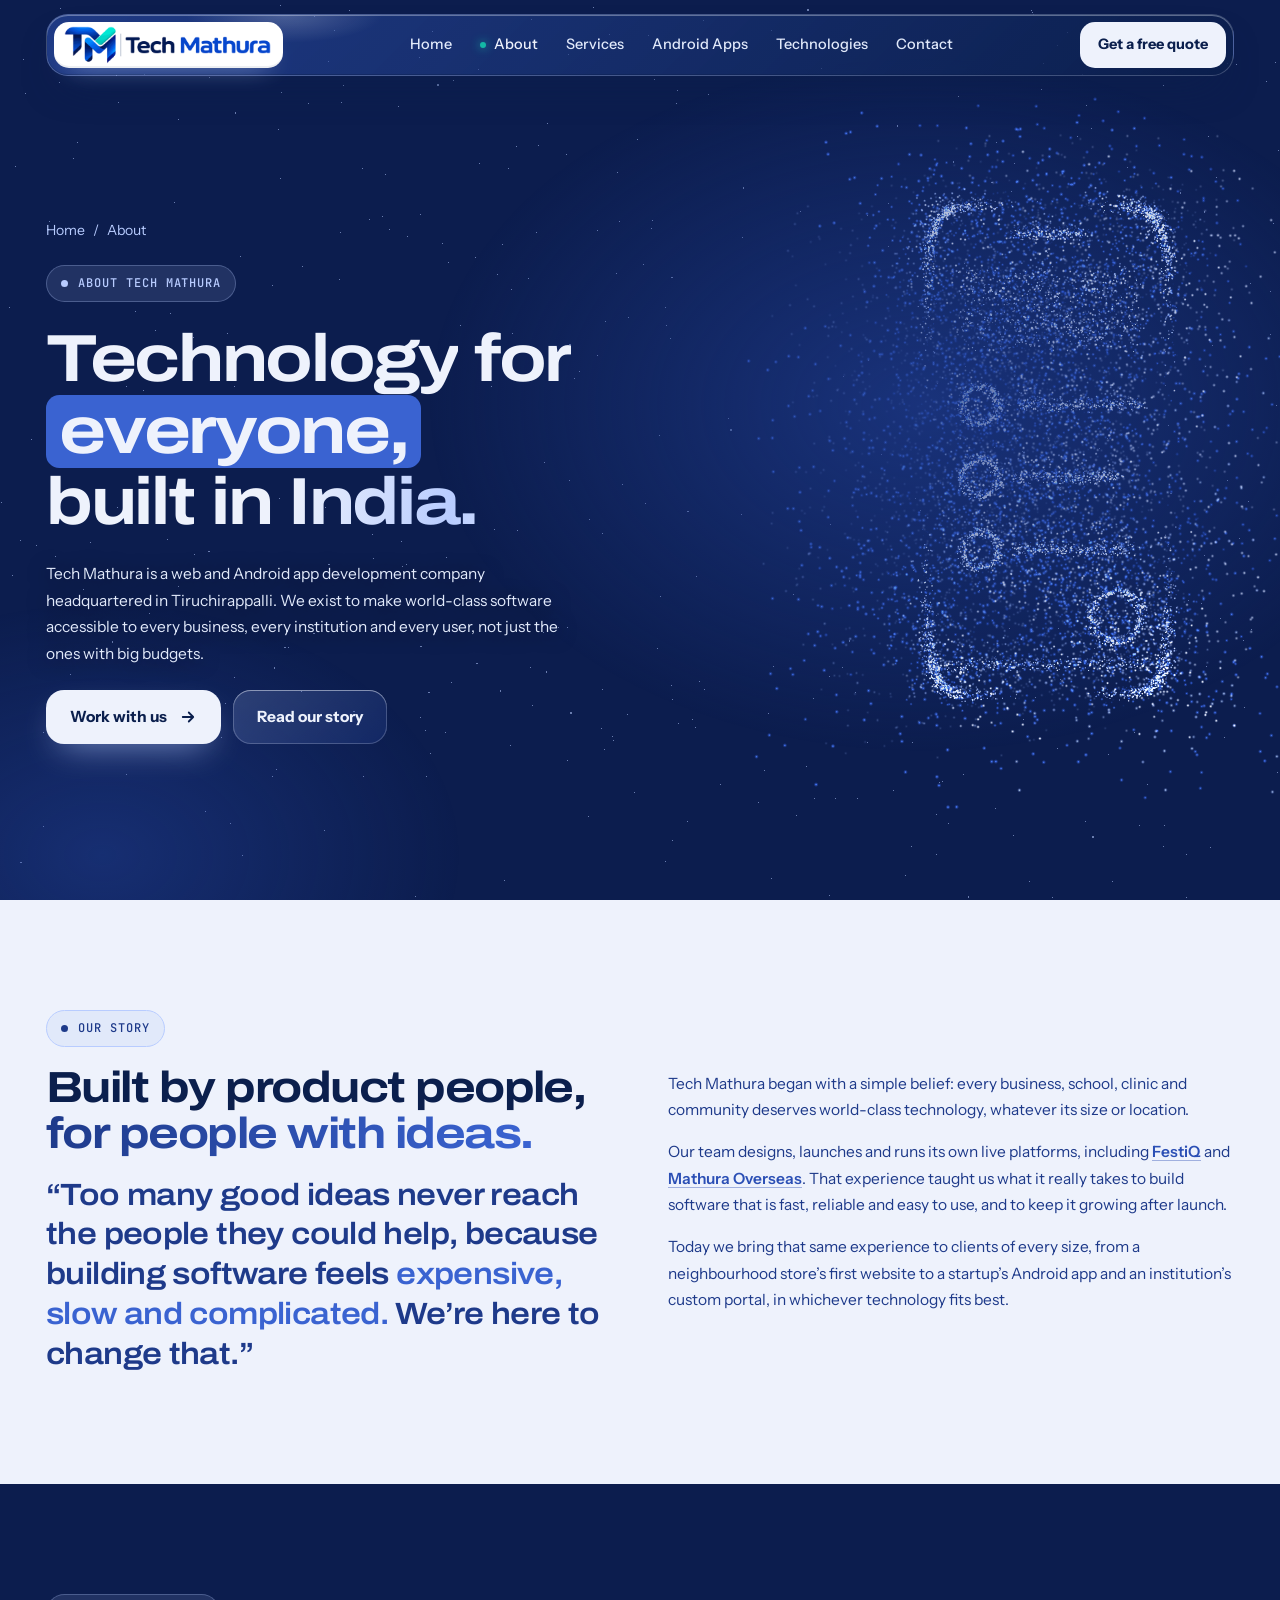
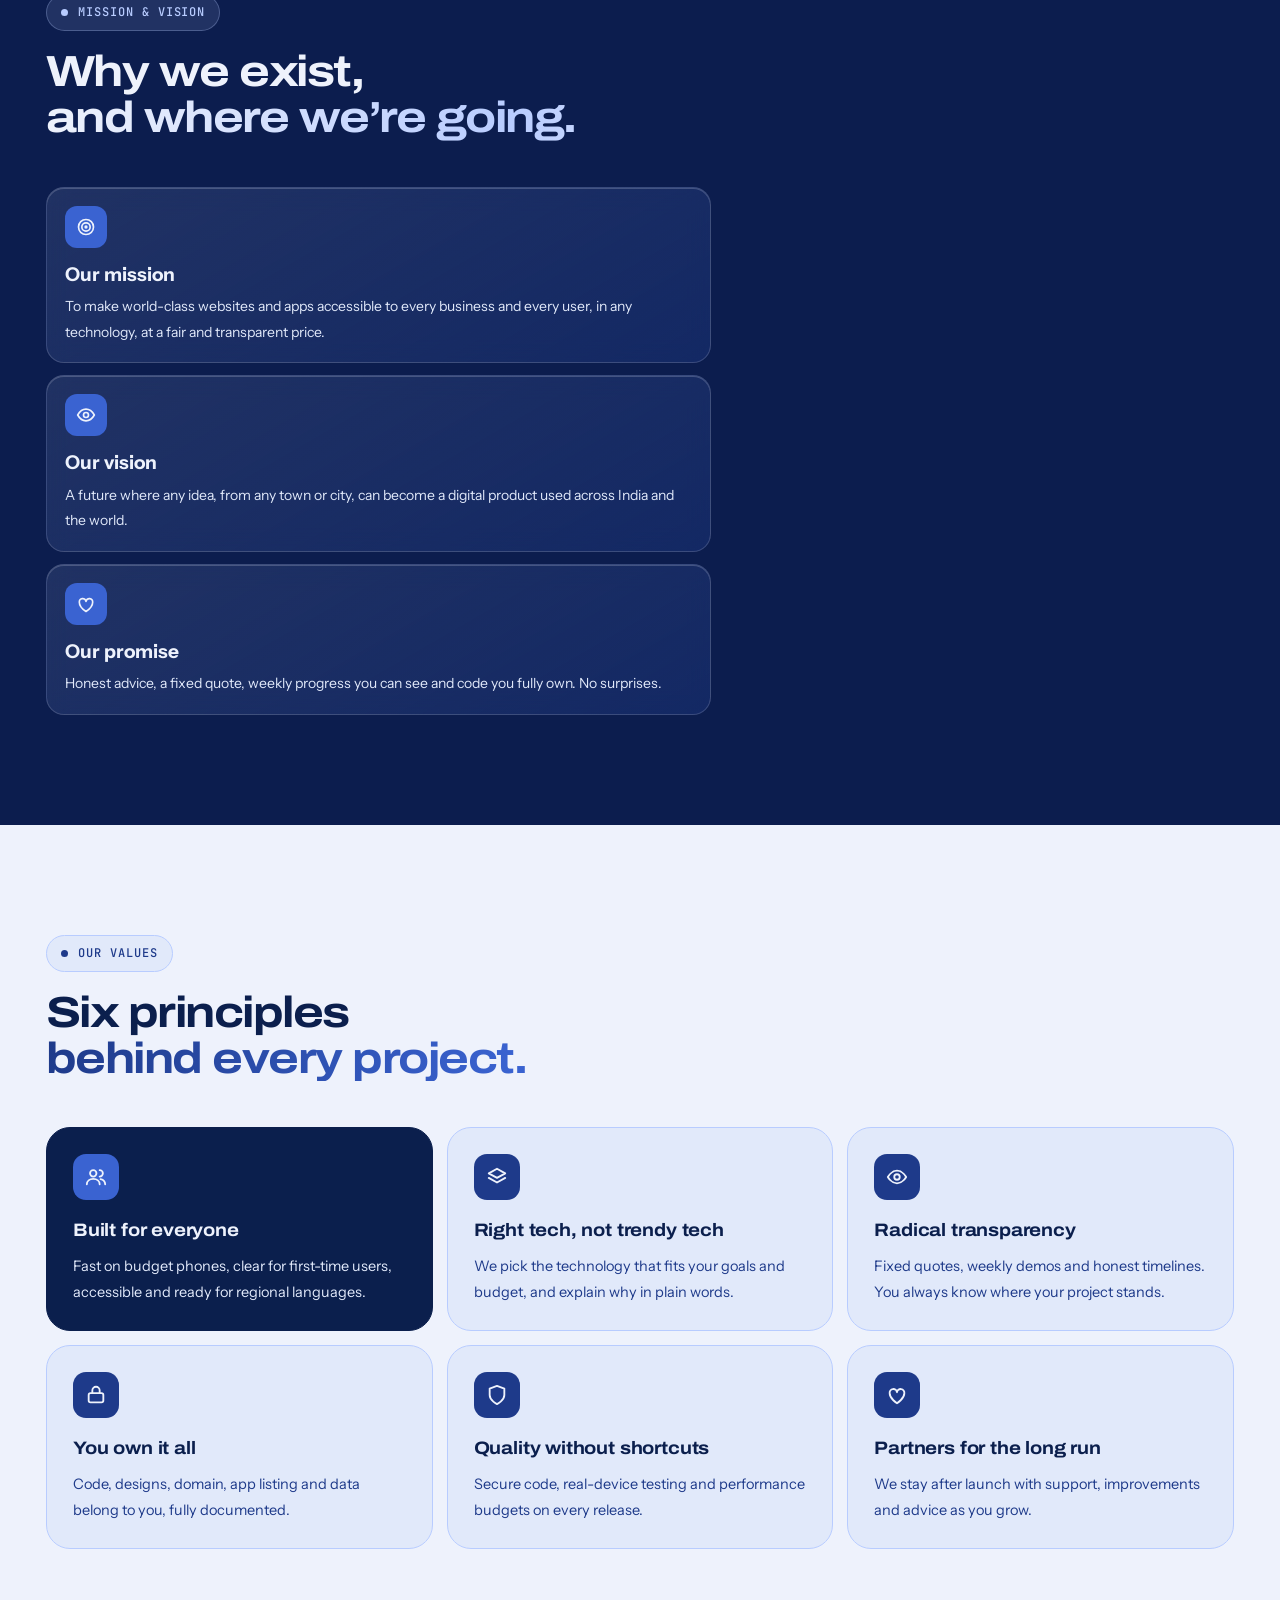
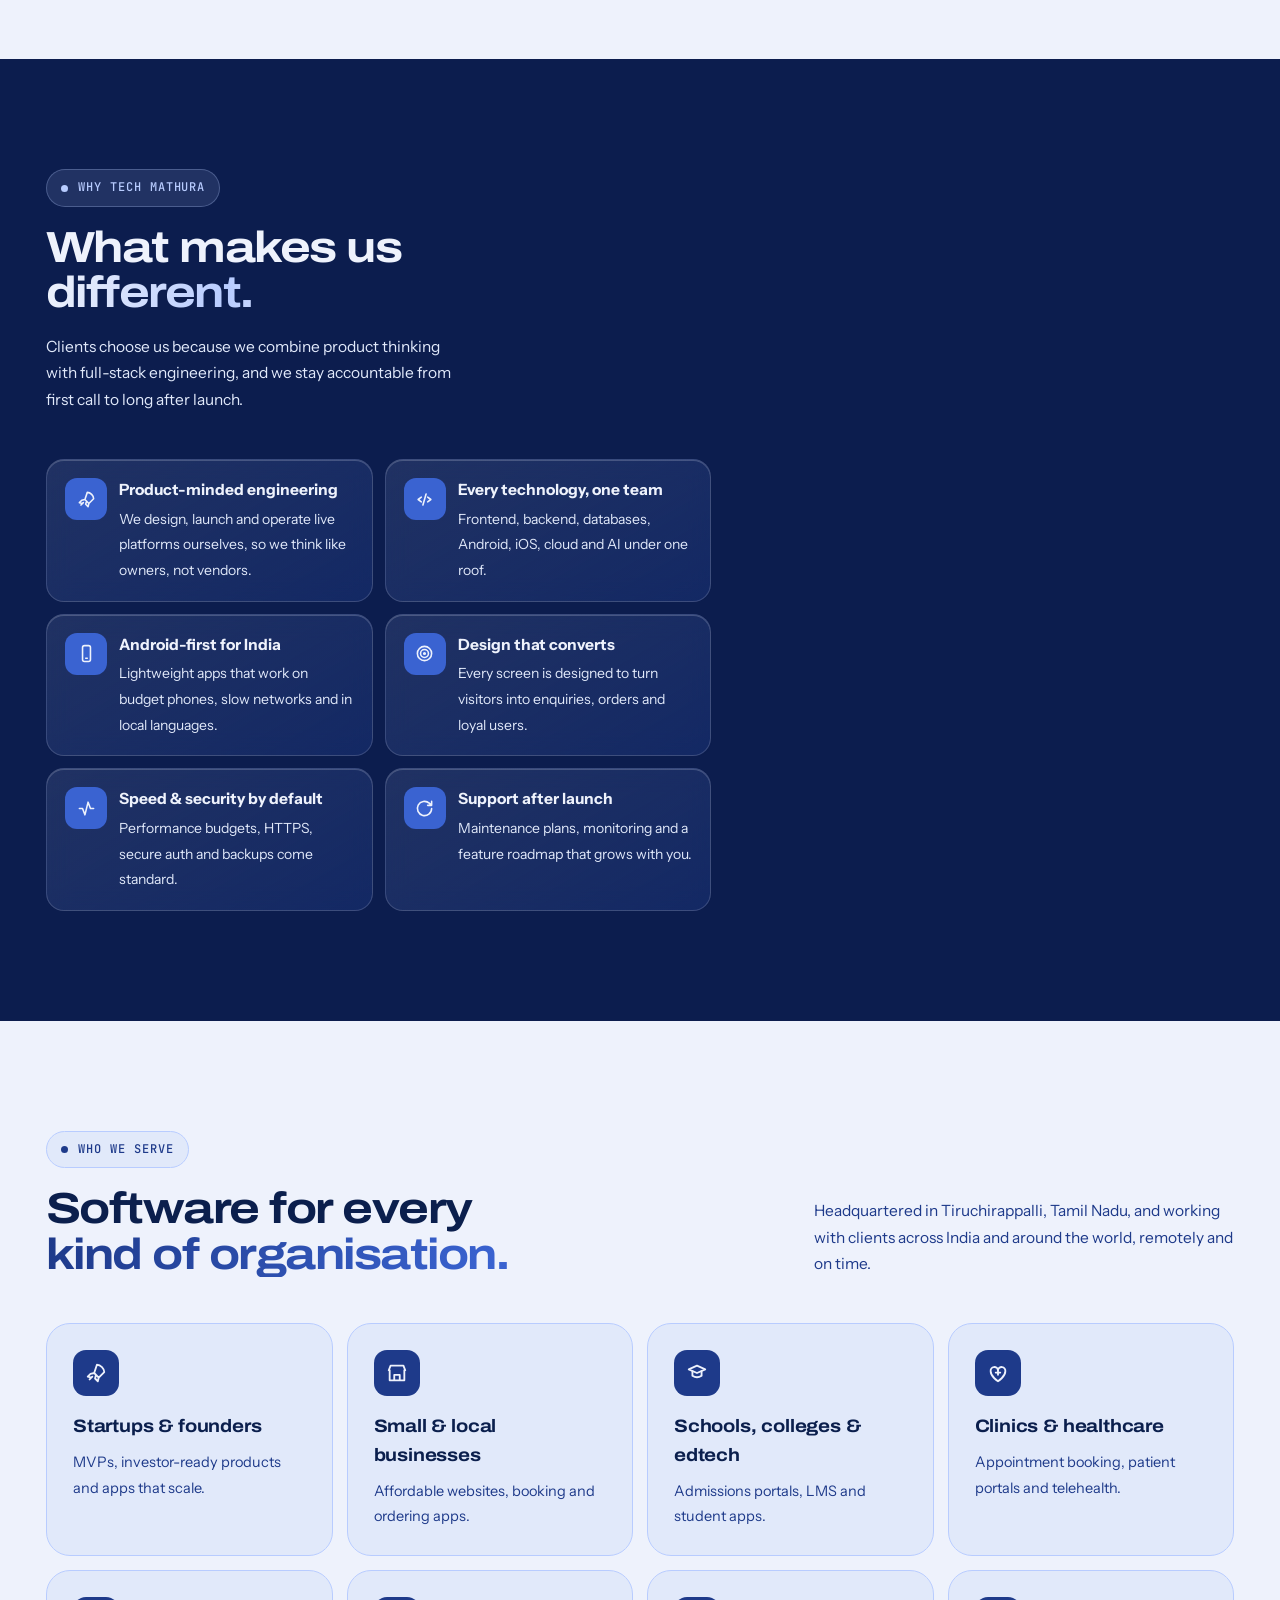
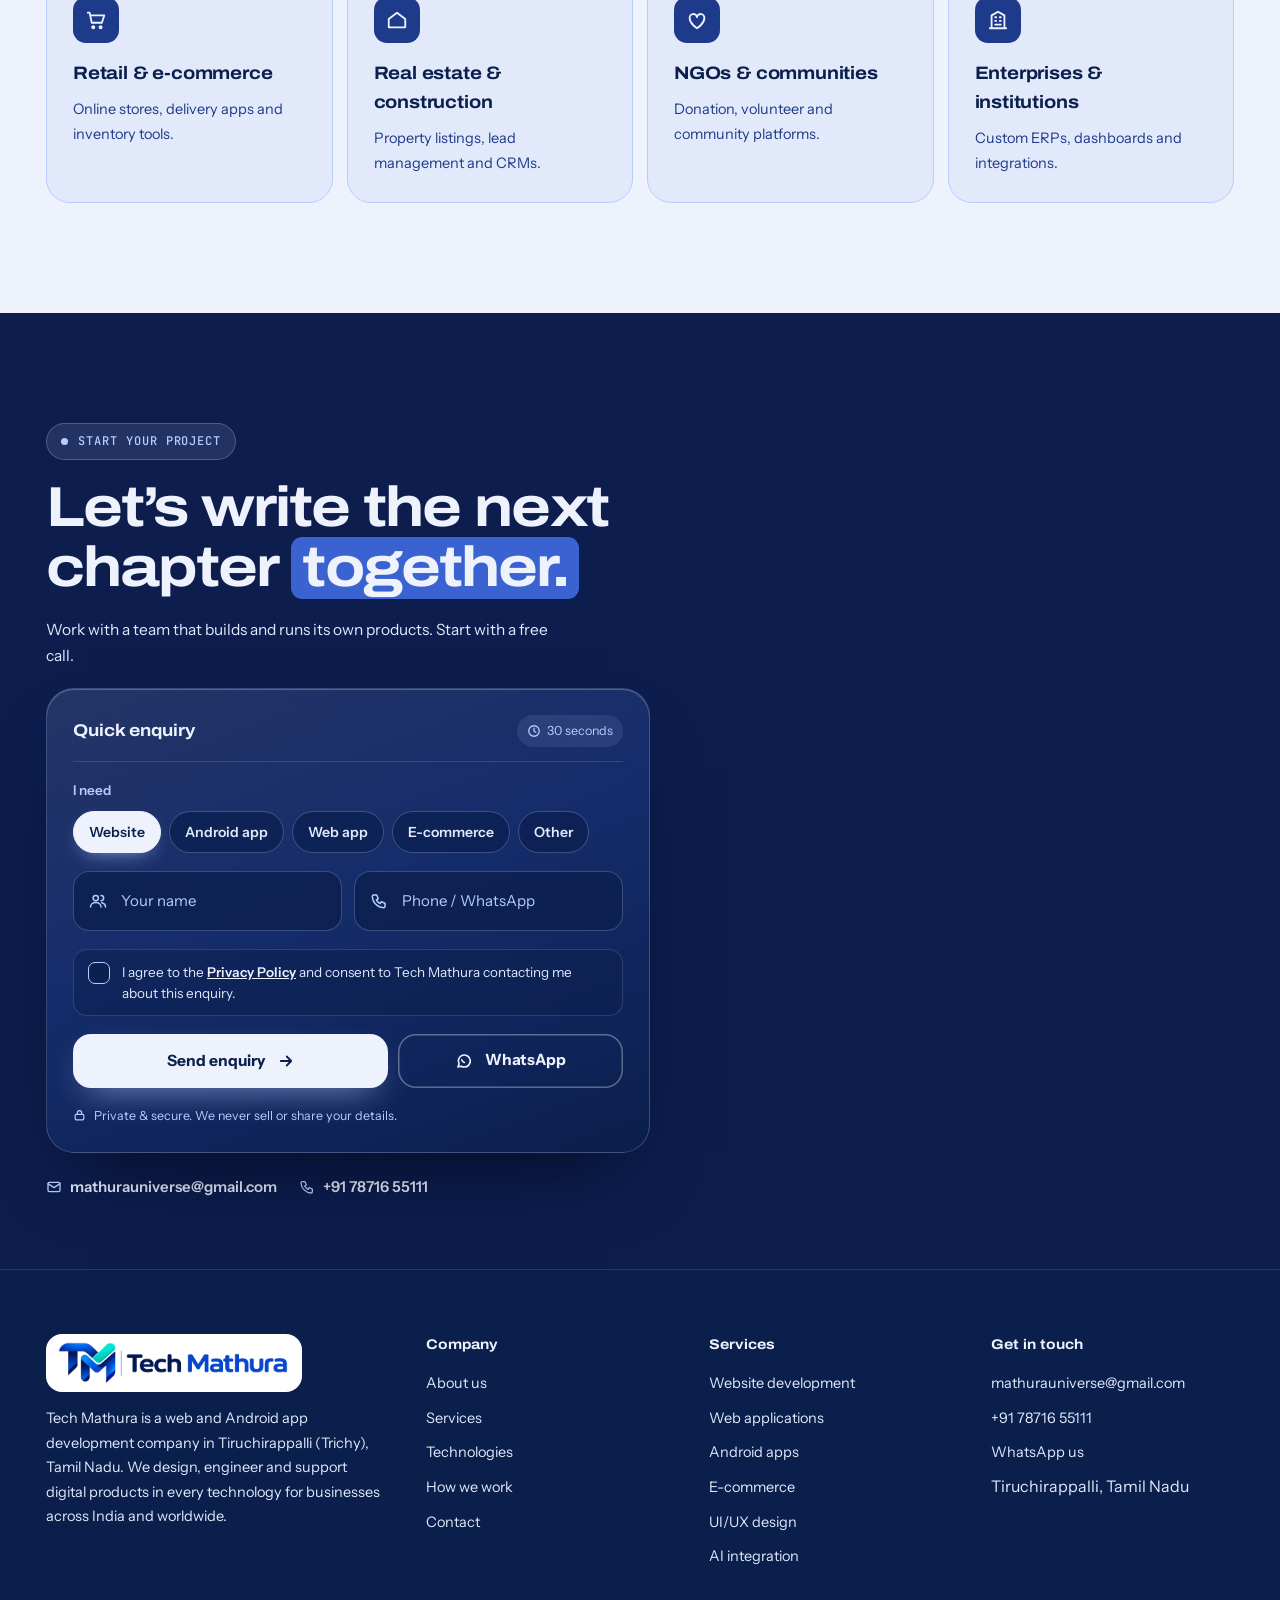
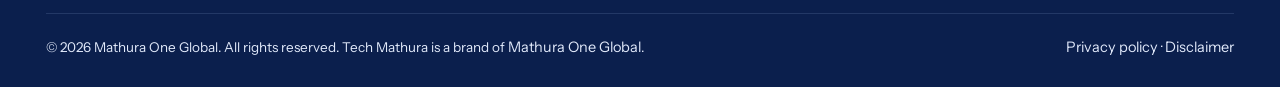
<file: about.html>
<!doctype html>
<html lang="en-IN">
<head>
<meta charset="utf-8">
<meta name="viewport" content="width=device-width, initial-scale=1, viewport-fit=cover">
<title>About Tech Mathura | Software Company in Trichy, Tamil Nadu</title>
<meta name="description" content="Tech Mathura is a Trichy-based web and Android app development brand of Mathura One Global. Our story, mission, values and the businesses we build for.">
<meta name="robots" content="index, follow, max-snippet:-1, max-image-preview:large">
<meta name="theme-color" content="#0C1D4E">
<link rel="icon" href="assets/favicon.svg" type="image/svg+xml"><link rel="apple-touch-icon" href="assets/favicon.png">
<link rel="canonical" href="https://tech.mathuraone.com/about.html">
<meta property="og:title" content="About Tech Mathura | Software Company in Trichy, Tamil Nadu"><meta property="og:description" content="Tech Mathura is a Trichy-based web and Android app development brand of Mathura One Global. Our story, mission, values and the businesses we build for."><meta property="og:type" content="website"><meta property="og:url" content="https://tech.mathuraone.com/about.html"><meta property="og:image" content="https://tech.mathuraone.com/assets/og-image.png"><meta property="og:site_name" content="Tech Mathura"><meta name="twitter:card" content="summary_large_image"><meta name="twitter:title" content="About Tech Mathura | Software Company in Trichy, Tamil Nadu"><meta name="twitter:description" content="Tech Mathura is a Trichy-based web and Android app development brand of Mathura One Global. Our story, mission, values and the businesses we build for."><meta name="twitter:image" content="https://tech.mathuraone.com/assets/og-image.png"><meta property="og:locale" content="en_IN">
<link rel="preconnect" href="https://fonts.googleapis.com"><link rel="preconnect" href="https://fonts.gstatic.com" crossorigin>
<link href="https://fonts.googleapis.com/css2?family=Archivo:wdth,wght@100..125,400..800&family=Instrument+Sans:wght@400;500;600;700&family=JetBrains+Mono:wght@400;500&display=swap" rel="stylesheet">
<link rel="stylesheet" href="style.css">
<script type="application/ld+json">{"@context":"https://schema.org","@graph":[{"@type":["Organization","ProfessionalService"],"@id":"https://tech.mathuraone.com/#org","name":"Tech Mathura","url":"https://tech.mathuraone.com/","logo":{"@type":"ImageObject","url":"https://tech.mathuraone.com/assets/logo.png"},"image":"https://tech.mathuraone.com/assets/og-image.png","description":"Tech Mathura is a website, web application and Android app development company in Tiruchirappalli (Trichy), Tamil Nadu, India, serving businesses across India and worldwide.","email":"mathurauniverse@gmail.com","telephone":"+91-7871655111","address":{"@type":"PostalAddress","addressLocality":"Tiruchirappalli","addressRegion":"Tamil Nadu","addressCountry":"IN"},"areaServed":[{"@type":"City","name":"Tiruchirappalli"},{"@type":"State","name":"Tamil Nadu"},{"@type":"Country","name":"India"}],"parentOrganization":{"@type":"Organization","name":"Mathura One Global","url":"https://mathuraone.com"},"contactPoint":{"@type":"ContactPoint","contactType":"sales","telephone":"+91-7871655111","email":"mathurauniverse@gmail.com","areaServed":"IN","availableLanguage":["English"]},"knowsAbout":["Website development","Web application development","Android app development","iOS app development","Flutter","React","Next.js","Node.js","E-commerce development","UI/UX design","AI integration","SEO"]},{"@type":"WebSite","@id":"https://tech.mathuraone.com/#website","url":"https://tech.mathuraone.com/","name":"Tech Mathura","publisher":{"@id":"https://tech.mathuraone.com/#org"},"inLanguage":"en-IN"},{"@type":"AboutPage","@id":"https://tech.mathuraone.com/about.html#webpage","url":"https://tech.mathuraone.com/about.html","name":"About Tech Mathura | Software Company in Trichy, Tamil Nadu","description":"Tech Mathura is a Trichy-based web and Android app development brand of Mathura One Global. Our story, mission, values and the businesses we build for.","isPartOf":{"@id":"https://tech.mathuraone.com/#website"},"about":{"@id":"https://tech.mathuraone.com/#org"},"inLanguage":"en-IN"},{"@type":"BreadcrumbList","itemListElement":[{"@type":"ListItem","position":1,"name":"Home","item":"https://tech.mathuraone.com/"},{"@type":"ListItem","position":2,"name":"About","item":"https://tech.mathuraone.com/about.html"}]}]}</script>
</head>
<body data-page="about">
<canvas id="tm-gl" class="gl" aria-hidden="true"></canvas>
<div class="amb" aria-hidden="true"></div>
<div class="fb" id="fb" aria-hidden="true" hidden></div>
<div class="prog" aria-hidden="true"></div>
<a href="#main" class="sr">Skip to content</a>
<header class="nav"><div class="wrap"><div class="nbar">
<a class="logo " href="index.html" aria-label="Tech Mathura home"><img class="logo-img" src="assets/logo.png" alt="Tech Mathura" width="238" height="50" onerror="this.remove()"><span class="logo-txt"><span class="mk" aria-hidden="true">TM</span><span><b>Tech Mathura</b><small>Web &amp; App Development</small></span></span></a>
<nav class="nlinks" aria-label="Primary"><a class="nl" href="index.html" data-page="home">Home</a><a class="nl" href="about.html" data-page="about">About</a><a class="nl" href="services.html" data-page="services">Services</a><a class="nl" href="android.html" data-page="android">Android Apps</a><a class="nl" href="technologies.html" data-page="technologies">Technologies</a><a class="nl" href="contact.html" data-page="contact">Contact</a></nav>
<a class="ncta" href="contact.html">Get a free quote</a>
<button class="burger" type="button" id="burger" aria-label="Open menu" aria-expanded="false" aria-controls="mmenu"><svg class="ic-x" style="display:none" width="20" height="20" viewBox="0 0 24 24" fill="none" stroke="currentColor" stroke-width="2.2" aria-hidden="true"><path d="M6 6l12 12M18 6L6 18"/></svg><svg class="ic-m" width="20" height="20" viewBox="0 0 24 24" fill="none" stroke="currentColor" stroke-width="2.2" aria-hidden="true"><path d="M4 8h16M4 16h11"/></svg></button>
</div></div></header>
<nav class="mmenu" id="mmenu" aria-label="Mobile" hidden><div><a class="ml" href="index.html" data-page="home"><small>01</small>Home</a><a class="ml" href="about.html" data-page="about"><small>02</small>About</a><a class="ml" href="services.html" data-page="services"><small>03</small>Services</a><a class="ml" href="android.html" data-page="android"><small>04</small>Android Apps</a><a class="ml" href="technologies.html" data-page="technologies"><small>05</small>Technologies</a><a class="ml" href="contact.html" data-page="contact"><small>06</small>Contact</a></div>
<div class="mfoot"><a class="btn b-w" href="contact.html">Get a free quote <svg width="18" height="18" viewBox="0 0 24 24" fill="none" stroke="currentColor" stroke-width="2.4" stroke-linecap="round" stroke-linejoin="round" aria-hidden="true"><path d="M5 12h14M13 6l6 6-6 6"/></svg></a><a class="btn b-g" href="https://wa.me/917871655111"><svg width="18" height="18" viewBox="0 0 24 24" fill="none" stroke="currentColor" stroke-width="2.2" stroke-linecap="round" stroke-linejoin="round" aria-hidden="true"><path d="M4 20l1.4-4.2A8 8 0 1112 20a8 8 0 01-3.8-1z"/><path d="M9 10.5c.5 1.6 1.8 2.9 3.4 3.5"/></svg> WhatsApp us</a><a class="mmail" href="mailto:mathurauniverse@gmail.com">mathurauniverse@gmail.com</a></div></nav>
<main class="main" id="main">

<section class="hero page dk" id="top" data-k="1.9,0,1,0" data-km="0,1.62,.5,0">
<div class="wrap">
<nav class="crumbs fu" style="animation-delay:.4s" aria-label="Breadcrumb"><a href="index.html">Home</a><span>/</span><span>About</span></nav>
<span class="tag fu" style="animation-delay:.45s"><i></i>About Tech Mathura</span>
<h1 class="ar h1" aria-label="Technology for everyone, built in India."><span aria-hidden="true"><span class="w"><span style="animation-delay:0.55s">Technology</span></span> <span class="w"><span style="animation-delay:0.64s">for</span></span> <span class="w"><span style="animation-delay:0.73s"><span class="chipw">everyone,</span></span></span> <br> <span class="w"><span style="animation-delay:0.82s">built</span></span> <span class="w"><span style="animation-delay:0.91s">in</span></span> <span class="w"><span class="shine" style="animation-delay:1.00s">India.</span></span></span></h1>
<p class="sub hsub fu" style="animation-delay:1.2s">Tech Mathura is a web and Android app development company headquartered in Tiruchirappalli. We exist to make world-class software accessible to every business, every institution and every user, not just the ones with big budgets.</p>
<div class="btns fu" style="animation-delay:1.35s"><a class="btn b-w" href="contact.html" data-mag>Work with us <svg width="18" height="18" viewBox="0 0 24 24" fill="none" stroke="currentColor" stroke-width="2.4" stroke-linecap="round" stroke-linejoin="round" aria-hidden="true"><path d="M5 12h14M13 6l6 6-6 6"/></svg></a><a class="btn b-g" href="#story" data-mag>Read our story</a></div>
</div>
</section>

<section class="sec lt" id="story" data-rv data-k="1.85,0,1,0" data-km="0,1.25,.55,0"><div class="wrap split">
<div style="display:flex;flex-direction:column;gap:18px"><span class="tag rv"><i></i>Our story</span>
<h2 class="ar h2"><span class="ln"><span>Built by product people,</span></span><span class="ln"><span class="q1 shine">for people with ideas.</span></span></h2>
<p class="quote rv q2">“Too many good ideas never reach the people they could help, because building software feels <span class="hl">expensive, slow and complicated.</span> We’re here to change that.”</p></div>
<div style="display:grid;gap:16px">
<p class="sub rv q1">Tech Mathura began with a simple belief: every business, school, clinic and community deserves world-class technology, whatever its size or location.</p>
<p class="sub rv q2">Our team designs, launches and runs its own live platforms, including <a href="https://festiq-events.netlify.app/" target="_blank" rel="noopener">FestiQ</a> and <a href="https://mathuraoverseas.com" target="_blank" rel="noopener">Mathura Overseas</a>. That experience taught us what it really takes to build software that is fast, reliable and easy to use, and to keep it growing after launch.</p>
<p class="sub rv q3">Today we bring that same experience to clients of every size, from a neighbourhood store’s first website to a startup’s Android app and an institution’s custom portal, in whichever technology fits best.</p>
</div></div></section>

<section class="sec dk sp-m" id="mission" data-rv data-k="2.95,0,.85,4" data-km="0,1.6,.45,4"><div class="wrap"><div class="lcol">
<div class="shd"><div class="l"><span class="tag rv"><i></i>Mission &amp; vision</span>
<h2 class="ar h2"><span class="ln"><span>Why we exist,</span></span><span class="ln"><span class="q1 shine">and where we’re going.</span></span></h2></div></div>
<div class="feat one">
<div class="ft rv q1" style="flex-direction:column"><span class="fi"><svg width="20" height="20" viewBox="0 0 24 24" fill="none" stroke="#EEF2FC" stroke-width="2" stroke-linecap="round" stroke-linejoin="round" aria-hidden="true"><circle cx="12" cy="12" r="9"/><circle cx="12" cy="12" r="5"/><circle cx="12" cy="12" r="1"/></svg></span><div><b style="font-size:19px">Our mission</b><span>To make world-class websites and apps accessible to every business and every user, in any technology, at a fair and transparent price.</span></div></div>
<div class="ft rv q2" style="flex-direction:column"><span class="fi"><svg width="20" height="20" viewBox="0 0 24 24" fill="none" stroke="#EEF2FC" stroke-width="2" stroke-linecap="round" stroke-linejoin="round" aria-hidden="true"><path d="M2 12s4-7 10-7 10 7 10 7-4 7-10 7S2 12 2 12z"/><circle cx="12" cy="12" r="3"/></svg></span><div><b style="font-size:19px">Our vision</b><span>A future where any idea, from any town or city, can become a digital product used across India and the world.</span></div></div>
<div class="ft rv q3" style="flex-direction:column"><span class="fi"><svg width="20" height="20" viewBox="0 0 24 24" fill="none" stroke="#EEF2FC" stroke-width="2" stroke-linecap="round" stroke-linejoin="round" aria-hidden="true"><path d="M12 21s-8-5-8-11a4 4 0 018-1 4 4 0 018 1c0 6-8 11-8 11z"/></svg></span><div><b style="font-size:19px">Our promise</b><span>Honest advice, a fixed quote, weekly progress you can see and code you fully own. No surprises.</span></div></div>
</div></div></div></section>

<section class="sec lt" id="values" data-rv data-k="2.95,0,.85,4" data-km="0,1.6,.45,4"><div class="wrap">
<div class="shd"><div class="l"><span class="tag rv"><i></i>Our values</span>
<h2 class="ar h2"><span class="ln"><span>Six principles</span></span><span class="ln"><span class="q1 shine">behind every project.</span></span></h2></div></div>
<div class="lgrid"><div class="lc dark rv q1"><span class="li"><svg width="22" height="22" viewBox="0 0 24 24" fill="none" stroke="#EEF2FC" stroke-width="2" stroke-linecap="round" stroke-linejoin="round" aria-hidden="true"><circle cx="9" cy="8" r="3.5"/><path d="M2 20c0-3.5 3-6 7-6s7 2.5 7 6M16 4.5a3.5 3.5 0 010 7M22 20c0-3-2-5-5-5.7"/></svg></span><b>Built for everyone</b><span>Fast on budget phones, clear for first-time users, accessible and ready for regional languages.</span></div><div class="lc rv q2"><span class="li"><svg width="22" height="22" viewBox="0 0 24 24" fill="none" stroke="#EEF2FC" stroke-width="2" stroke-linecap="round" stroke-linejoin="round" aria-hidden="true"><path d="M12 3l9 5-9 5-9-5zM3 13l9 5 9-5"/></svg></span><b>Right tech, not trendy tech</b><span>We pick the technology that fits your goals and budget, and explain why in plain words.</span></div><div class="lc rv q3"><span class="li"><svg width="22" height="22" viewBox="0 0 24 24" fill="none" stroke="#EEF2FC" stroke-width="2" stroke-linecap="round" stroke-linejoin="round" aria-hidden="true"><path d="M2 12s4-7 10-7 10 7 10 7-4 7-10 7S2 12 2 12z"/><circle cx="12" cy="12" r="3"/></svg></span><b>Radical transparency</b><span>Fixed quotes, weekly demos and honest timelines. You always know where your project stands.</span></div><div class="lc rv q4"><span class="li"><svg width="22" height="22" viewBox="0 0 24 24" fill="none" stroke="#EEF2FC" stroke-width="2" stroke-linecap="round" stroke-linejoin="round" aria-hidden="true"><rect x="4" y="10" width="16" height="10" rx="2"/><path d="M8 10V7a4 4 0 018 0v3"/></svg></span><b>You own it all</b><span>Code, designs, domain, app listing and data belong to you, fully documented.</span></div><div class="lc rv q1"><span class="li"><svg width="22" height="22" viewBox="0 0 24 24" fill="none" stroke="#EEF2FC" stroke-width="2" stroke-linecap="round" stroke-linejoin="round" aria-hidden="true"><path d="M12 22s8-4 8-10V5l-8-3-8 3v7c0 6 8 10 8 10z"/></svg></span><b>Quality without shortcuts</b><span>Secure code, real-device testing and performance budgets on every release.</span></div><div class="lc rv q2"><span class="li"><svg width="22" height="22" viewBox="0 0 24 24" fill="none" stroke="#EEF2FC" stroke-width="2" stroke-linecap="round" stroke-linejoin="round" aria-hidden="true"><path d="M12 21s-8-5-8-11a4 4 0 018-1 4 4 0 018 1c0 6-8 11-8 11z"/></svg></span><b>Partners for the long run</b><span>We stay after launch with support, improvements and advice as you grow.</span></div></div>
</div></section>

<section class="sec dk sp-m" id="different" data-rv data-k="2.95,0,.8,3" data-km="0,1.6,.42,3"><div class="wrap"><div class="lcol">
<div class="shd"><div class="l"><span class="tag rv"><i></i>Why Tech Mathura</span>
<h2 class="ar h2"><span class="ln"><span>What makes us</span></span><span class="ln"><span class="q1 shine">different.</span></span></h2><p class="sub rv q2">Clients choose us because we combine product thinking with full-stack engineering, and we stay accountable from first call to long after launch.</p></div></div>
<div class="feat"><div class="ft rv q1"><span class="fi"><svg width="19" height="19" viewBox="0 0 24 24" fill="none" stroke="#EEF2FC" stroke-width="2" stroke-linecap="round" stroke-linejoin="round" aria-hidden="true"><path d="M13 3c4 0 8 4 8 8l-6 6-5-5zM10 12l-4 1-3 3 4 1M12 14l-1 4 3 3 1-4M8 16l-3 3"/></svg></span><div><b>Product-minded engineering</b><span>We design, launch and operate live platforms ourselves, so we think like owners, not vendors.</span></div></div><div class="ft rv q2"><span class="fi"><svg width="19" height="19" viewBox="0 0 24 24" fill="none" stroke="#EEF2FC" stroke-width="2" stroke-linecap="round" stroke-linejoin="round" aria-hidden="true"><path d="M8 9l-4 3 4 3M16 9l4 3-4 3M14 5l-4 14"/></svg></span><div><b>Every technology, one team</b><span>Frontend, backend, databases, Android, iOS, cloud and AI under one roof.</span></div></div><div class="ft rv q3"><span class="fi"><svg width="19" height="19" viewBox="0 0 24 24" fill="none" stroke="#EEF2FC" stroke-width="2" stroke-linecap="round" stroke-linejoin="round" aria-hidden="true"><rect x="7" y="2" width="10" height="20" rx="2.5"/><path d="M11 18h2"/></svg></span><div><b>Android-first for India</b><span>Lightweight apps that work on budget phones, slow networks and in local languages.</span></div></div><div class="ft rv q1"><span class="fi"><svg width="19" height="19" viewBox="0 0 24 24" fill="none" stroke="#EEF2FC" stroke-width="2" stroke-linecap="round" stroke-linejoin="round" aria-hidden="true"><circle cx="12" cy="12" r="9"/><circle cx="12" cy="12" r="5"/><circle cx="12" cy="12" r="1"/></svg></span><div><b>Design that converts</b><span>Every screen is designed to turn visitors into enquiries, orders and loyal users.</span></div></div><div class="ft rv q2"><span class="fi"><svg width="19" height="19" viewBox="0 0 24 24" fill="none" stroke="#EEF2FC" stroke-width="2" stroke-linecap="round" stroke-linejoin="round" aria-hidden="true"><path d="M3 12h4l3 8 4-16 3 8h4"/></svg></span><div><b>Speed & security by default</b><span>Performance budgets, HTTPS, secure auth and backups come standard.</span></div></div><div class="ft rv q3"><span class="fi"><svg width="19" height="19" viewBox="0 0 24 24" fill="none" stroke="#EEF2FC" stroke-width="2" stroke-linecap="round" stroke-linejoin="round" aria-hidden="true"><path d="M21 12a9 9 0 11-3-6.7L21 8M21 3v5h-5"/></svg></span><div><b>Support after launch</b><span>Maintenance plans, monitoring and a feature roadmap that grows with you.</span></div></div></div>
</div></div></section>


<section class="sec lt" id="serve" data-rv data-k="2.95,0,.95,2" data-km="0,1.55,.5,2"><div class="wrap">
<div class="shd"><div class="l"><span class="tag rv"><i></i>Who we serve</span>
<h2 class="ar h2"><span class="ln"><span>Software for every</span></span><span class="ln"><span class="q1 shine">kind of organisation.</span></span></h2></div><p class="sub rv q2">Headquartered in Tiruchirappalli, Tamil Nadu, and working with clients across India and around the world, remotely and on time.</p></div>
<div class="lgrid four"><div class="lc rv q1"><span class="li"><svg width="22" height="22" viewBox="0 0 24 24" fill="none" stroke="#EEF2FC" stroke-width="2" stroke-linecap="round" stroke-linejoin="round" aria-hidden="true"><path d="M13 3c4 0 8 4 8 8l-6 6-5-5zM10 12l-4 1-3 3 4 1M12 14l-1 4 3 3 1-4M8 16l-3 3"/></svg></span><b>Startups & founders</b><span>MVPs, investor-ready products and apps that scale.</span></div><div class="lc rv q2"><span class="li"><svg width="22" height="22" viewBox="0 0 24 24" fill="none" stroke="#EEF2FC" stroke-width="2" stroke-linecap="round" stroke-linejoin="round" aria-hidden="true"><path d="M3 9l2-5h14l2 5M4 9v11h16V9M9 20v-6h6v6"/></svg></span><b>Small & local businesses</b><span>Affordable websites, booking and ordering apps.</span></div><div class="lc rv q3"><span class="li"><svg width="22" height="22" viewBox="0 0 24 24" fill="none" stroke="#EEF2FC" stroke-width="2" stroke-linecap="round" stroke-linejoin="round" aria-hidden="true"><path d="M3 8l9-4 9 4-9 4z"/><path d="M7 10v5c3 2 7 2 10 0v-5"/></svg></span><b>Schools, colleges & edtech</b><span>Admissions portals, LMS and student apps.</span></div><div class="lc rv q4"><span class="li"><svg width="22" height="22" viewBox="0 0 24 24" fill="none" stroke="#EEF2FC" stroke-width="2" stroke-linecap="round" stroke-linejoin="round" aria-hidden="true"><path d="M12 21s-8-5-8-11a4 4 0 018-1 4 4 0 018 1c0 6-8 11-8 11z"/><path d="M12 9v5M9.5 11.5h5"/></svg></span><b>Clinics & healthcare</b><span>Appointment booking, patient portals and telehealth.</span></div><div class="lc rv q1"><span class="li"><svg width="22" height="22" viewBox="0 0 24 24" fill="none" stroke="#EEF2FC" stroke-width="2" stroke-linecap="round" stroke-linejoin="round" aria-hidden="true"><path d="M3 4h2l2.4 11h11L21 7H6.2"/><circle cx="9" cy="20" r="1.2"/><circle cx="17" cy="20" r="1.2"/></svg></span><b>Retail & e-commerce</b><span>Online stores, delivery apps and inventory tools.</span></div><div class="lc rv q2"><span class="li"><svg width="22" height="22" viewBox="0 0 24 24" fill="none" stroke="#EEF2FC" stroke-width="2" stroke-linecap="round" stroke-linejoin="round" aria-hidden="true"><path d="M3 11l9-7 9 7v9H3z"/></svg></span><b>Real estate & construction</b><span>Property listings, lead management and CRMs.</span></div><div class="lc rv q3"><span class="li"><svg width="22" height="22" viewBox="0 0 24 24" fill="none" stroke="#EEF2FC" stroke-width="2" stroke-linecap="round" stroke-linejoin="round" aria-hidden="true"><path d="M12 21s-8-5-8-11a4 4 0 018-1 4 4 0 018 1c0 6-8 11-8 11z"/></svg></span><b>NGOs & communities</b><span>Donation, volunteer and community platforms.</span></div><div class="lc rv q4"><span class="li"><svg width="22" height="22" viewBox="0 0 24 24" fill="none" stroke="#EEF2FC" stroke-width="2" stroke-linecap="round" stroke-linejoin="round" aria-hidden="true"><path d="M3 21h18M5 21V7l7-4 7 4v14M9 9h1M14 9h1M9 13h1M14 13h1M9 17h6"/></svg></span><b>Enterprises & institutions</b><span>Custom ERPs, dashboards and integrations.</span></div></div>
</div></section>

<section class="cta dk" id="start" data-rv data-k="2.2,0,.88,5" data-km="0,1.72,.46,5"><div class="wrap cta-g"><div class="cta-c">
<span class="tag rv"><i></i>Start your project</span>
<h2 class="ar h2"><span class="ln"><span>Let’s write the next</span></span><span class="ln"><span class="q1">chapter <span class="chipw">together.</span></span></span></h2>
<p class="sub rv q2">Work with a team that builds and runs its own products. Start with a free call.</p>
<div class="rv q3">
<form class="eform" data-form novalidate><input type="hidden" name="form" value="Quick enquiry"><input type="text" name="website" class="hp" tabindex="-1" autocomplete="off" aria-hidden="true">
<div class="ef-head"><span class="ef-t">Quick enquiry</span><span class="ef-b"><svg width="14" height="14" viewBox="0 0 24 24" fill="none" stroke="#B8CCFF" stroke-width="2.2" stroke-linecap="round" stroke-linejoin="round" aria-hidden="true"><circle cx="12" cy="12" r="9"/><path d="M12 7v5l3 2"/></svg> 30 seconds</span></div>
<div class="ef-sec"><span class="ef-l">I need</span><div class="pills" data-pills role="group" aria-label="Project type"><input type="hidden" name="project" value="Website"><button type="button" class="pill sel" aria-pressed="true">Website</button><button type="button" class="pill" aria-pressed="false">Android app</button><button type="button" class="pill" aria-pressed="false">Web app</button><button type="button" class="pill" aria-pressed="false">E-commerce</button><button type="button" class="pill" aria-pressed="false">Other</button></div></div>
<div class="ef-grid"><div class="fl"><input id="q-name" name="name" type="text" placeholder=" " required autocomplete="name"><label for="q-name">Your name</label><span class="fl-i"><svg width="18" height="18" viewBox="0 0 24 24" fill="none" stroke="#B8CCFF" stroke-width="2" stroke-linecap="round" stroke-linejoin="round" aria-hidden="true"><circle cx="9" cy="8" r="3.5"/><path d="M2 20c0-3.5 3-6 7-6s7 2.5 7 6M16 4.5a3.5 3.5 0 010 7M22 20c0-3-2-5-5-5.7"/></svg></span></div><div class="fl"><input id="q-phone" name="phone" type="tel" placeholder=" " required autocomplete="tel"><label for="q-phone">Phone / WhatsApp</label><span class="fl-i"><svg width="18" height="18" viewBox="0 0 24 24" fill="none" stroke="#B8CCFF" stroke-width="2" stroke-linecap="round" stroke-linejoin="round" aria-hidden="true"><path d="M5 4h4l2 5-2.5 1.5a11 11 0 005 5L15 13l5 2v4a2 2 0 01-2 2A16 16 0 013 6a2 2 0 012-2"/></svg></span></div></div>
<label class="ef-ok"><input type="checkbox" name="consent" value="Yes" required><span class="box" aria-hidden="true"></span><span>I agree to the <a href="privacy.html" target="_blank" rel="noopener">Privacy Policy</a> and consent to Tech Mathura contacting me about this enquiry.</span></label>
<div class="ef-act"><button class="btn b-w" type="submit">Send enquiry <svg width="18" height="18" viewBox="0 0 24 24" fill="none" stroke="currentColor" stroke-width="2.4" stroke-linecap="round" stroke-linejoin="round" aria-hidden="true"><path d="M5 12h14M13 6l6 6-6 6"/></svg></button><a class="btn b-wa" href="https://wa.me/917871655111" aria-label="Chat on WhatsApp"><svg width="18" height="18" viewBox="0 0 24 24" fill="none" stroke="currentColor" stroke-width="2.2" stroke-linecap="round" stroke-linejoin="round" aria-hidden="true"><path d="M4 20l1.4-4.2A8 8 0 1112 20a8 8 0 01-3.8-1z"/><path d="M9 10.5c.5 1.6 1.8 2.9 3.4 3.5"/></svg> WhatsApp</a></div>
<p class="ef-note"><svg width="13" height="13" viewBox="0 0 24 24" fill="none" stroke="#B8CCFF" stroke-width="2.2" stroke-linecap="round" stroke-linejoin="round" aria-hidden="true"><rect x="4" y="10" width="16" height="10" rx="2"/><path d="M8 10V7a4 4 0 018 0v3"/></svg> Private &amp; secure. We never sell or share your details.</p>
</form>
<div class="sent" data-sent hidden><span class="sent-ic"><svg width="30" height="30" viewBox="0 0 24 24" fill="none" stroke="#EEF2FC" stroke-width="2.6" stroke-linecap="round" stroke-linejoin="round" aria-hidden="true"><path d="M5 12l5 5L20 7"/></svg></span><b>Thank you! Your enquiry is in.</b><p>Our team will contact you within one working day. For anything urgent, message us on WhatsApp.</p><a class="btn b-g" href="https://wa.me/917871655111"><svg width="18" height="18" viewBox="0 0 24 24" fill="none" stroke="currentColor" stroke-width="2.2" stroke-linecap="round" stroke-linejoin="round" aria-hidden="true"><path d="M4 20l1.4-4.2A8 8 0 1112 20a8 8 0 01-3.8-1z"/><path d="M9 10.5c.5 1.6 1.8 2.9 3.4 3.5"/></svg> WhatsApp us</a></div>
</div>
<div class="clines rv q4"><a href="mailto:mathurauniverse@gmail.com"><svg width="16" height="16" viewBox="0 0 24 24" fill="none" stroke="#B8CCFF" stroke-width="2" stroke-linecap="round" stroke-linejoin="round" aria-hidden="true"><rect x="3" y="5" width="18" height="14" rx="2"/><path d="M3 7l9 6 9-6"/></svg> mathurauniverse@gmail.com</a><a href="tel:+917871655111"><svg width="16" height="16" viewBox="0 0 24 24" fill="none" stroke="#B8CCFF" stroke-width="2" stroke-linecap="round" stroke-linejoin="round" aria-hidden="true"><path d="M5 4h4l2 5-2.5 1.5a11 11 0 005 5L15 13l5 2v4a2 2 0 01-2 2A16 16 0 013 6a2 2 0 012-2"/></svg> +91 78716 55111</a></div>
</div><div class="cta-r" aria-hidden="true"></div></div></section>

</main>
<footer class="foot"><div class="wrap">
<div class="fg">
<div><a class="logo foot-logo" href="index.html" aria-label="Tech Mathura home"><img class="logo-img" src="assets/logo-full.png" alt="Tech Mathura" width="200" height="68" onerror="this.remove()"><span class="logo-txt"><span class="mk" aria-hidden="true">TM</span><span><b>Tech Mathura</b><small>Web &amp; App Development</small></span></span></a>
<p>Tech Mathura is a web and Android app development company in Tiruchirappalli (Trichy), Tamil Nadu. We design, engineer and support digital products in every technology for businesses across India and worldwide.</p></div>
<div><h4>Company</h4><ul><li><a href="about.html">About us</a></li><li><a href="services.html">Services</a></li><li><a href="technologies.html">Technologies</a></li><li><a href="index.html#process">How we work</a></li><li><a href="contact.html">Contact</a></li></ul></div>
<div><h4>Services</h4><ul><li><a href="services.html#websites">Website development</a></li><li><a href="services.html#webapps">Web applications</a></li><li><a href="android.html">Android apps</a></li><li><a href="services.html#ecommerce">E-commerce</a></li><li><a href="services.html#uiux">UI/UX design</a></li><li><a href="services.html#ai">AI integration</a></li></ul></div>
<div><h4>Get in touch</h4><ul><li><a href="mailto:mathurauniverse@gmail.com">mathurauniverse@gmail.com</a></li><li><a href="tel:+917871655111">+91 78716 55111</a></li><li><a href="https://wa.me/917871655111">WhatsApp us</a></li><li>Tiruchirappalli, Tamil Nadu</li></ul></div>
</div>
<div class="fb2"><span>© <span data-year>2026</span> Mathura One Global. All rights reserved. Tech Mathura is a brand of <a href="https://mathuraone.com" target="_blank" rel="noopener">Mathura One Global</a>.</span><span><a href="privacy.html">Privacy policy</a> · <a href="privacy.html#disclaimer">Disclaimer</a></span></div>
</div></footer>
<script src="three.min.js"></script>
<script src="script.js"></script>
</body>
</html>
</file>
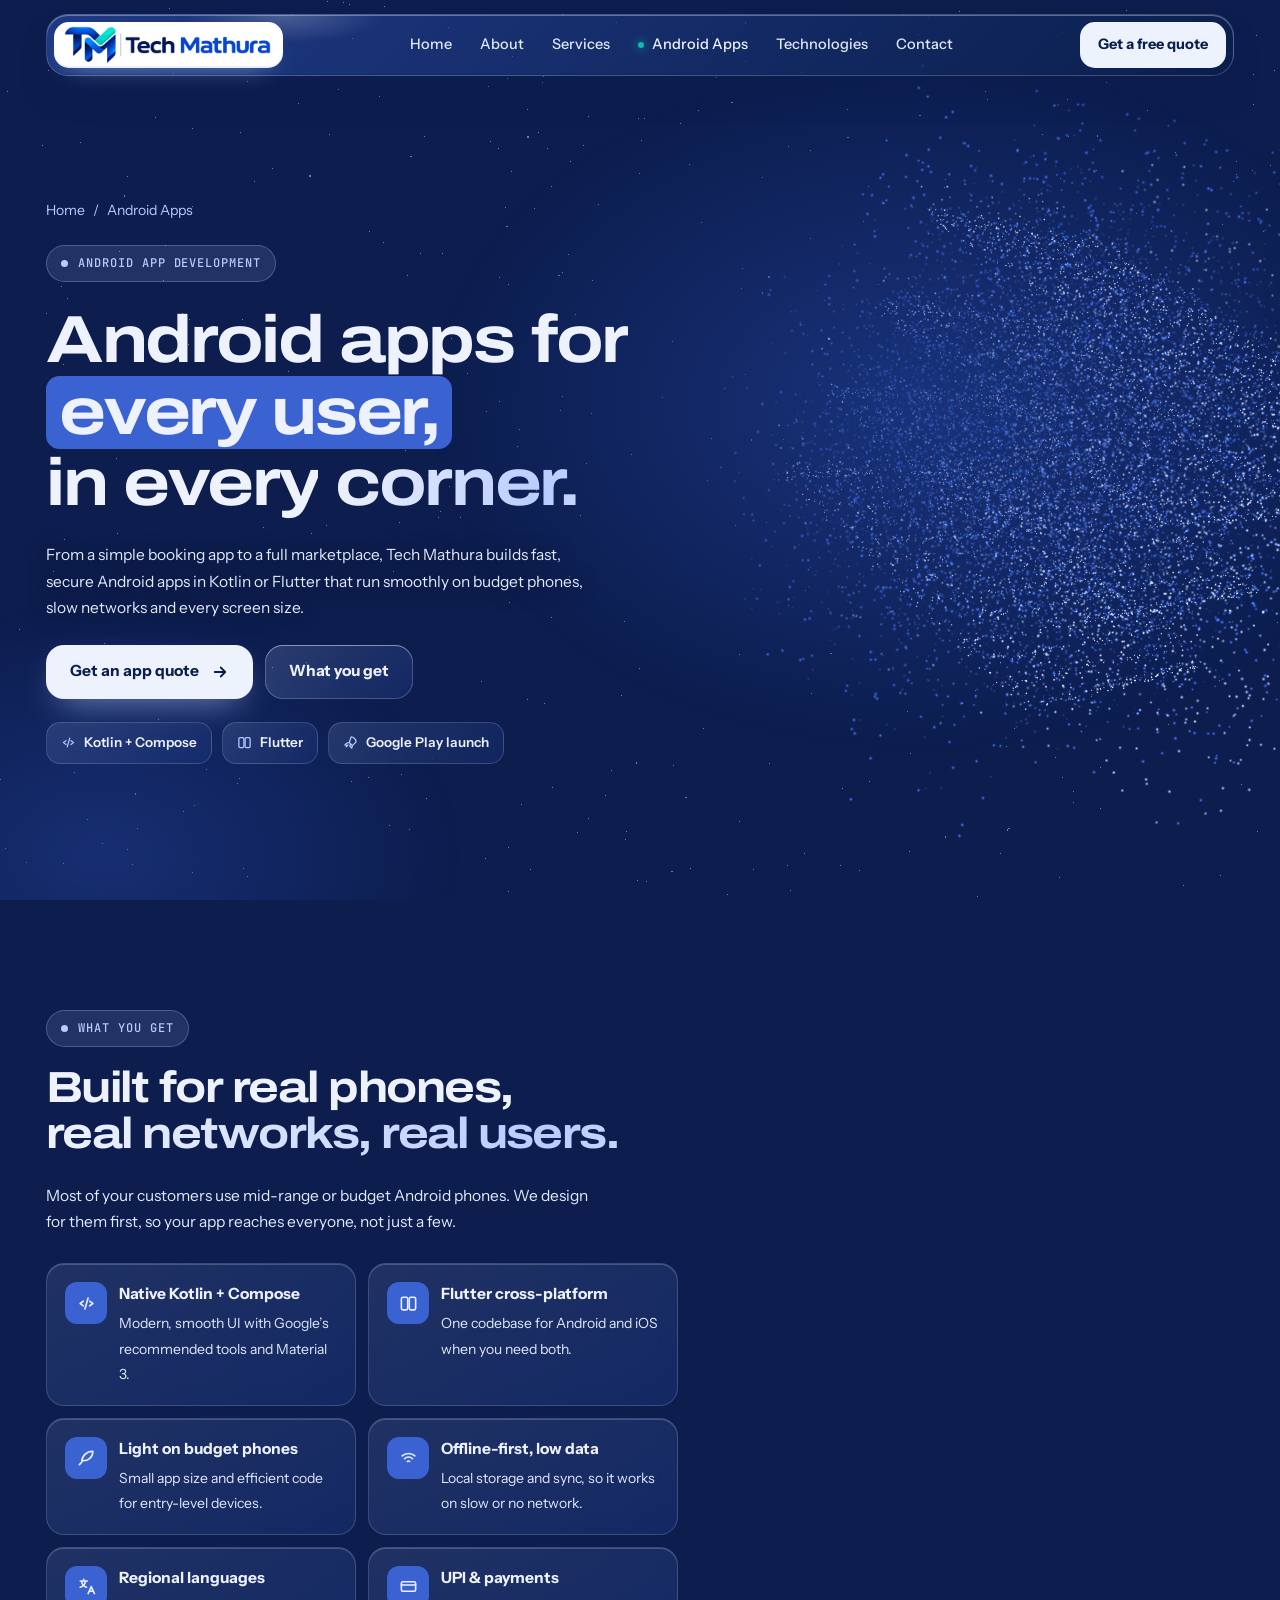
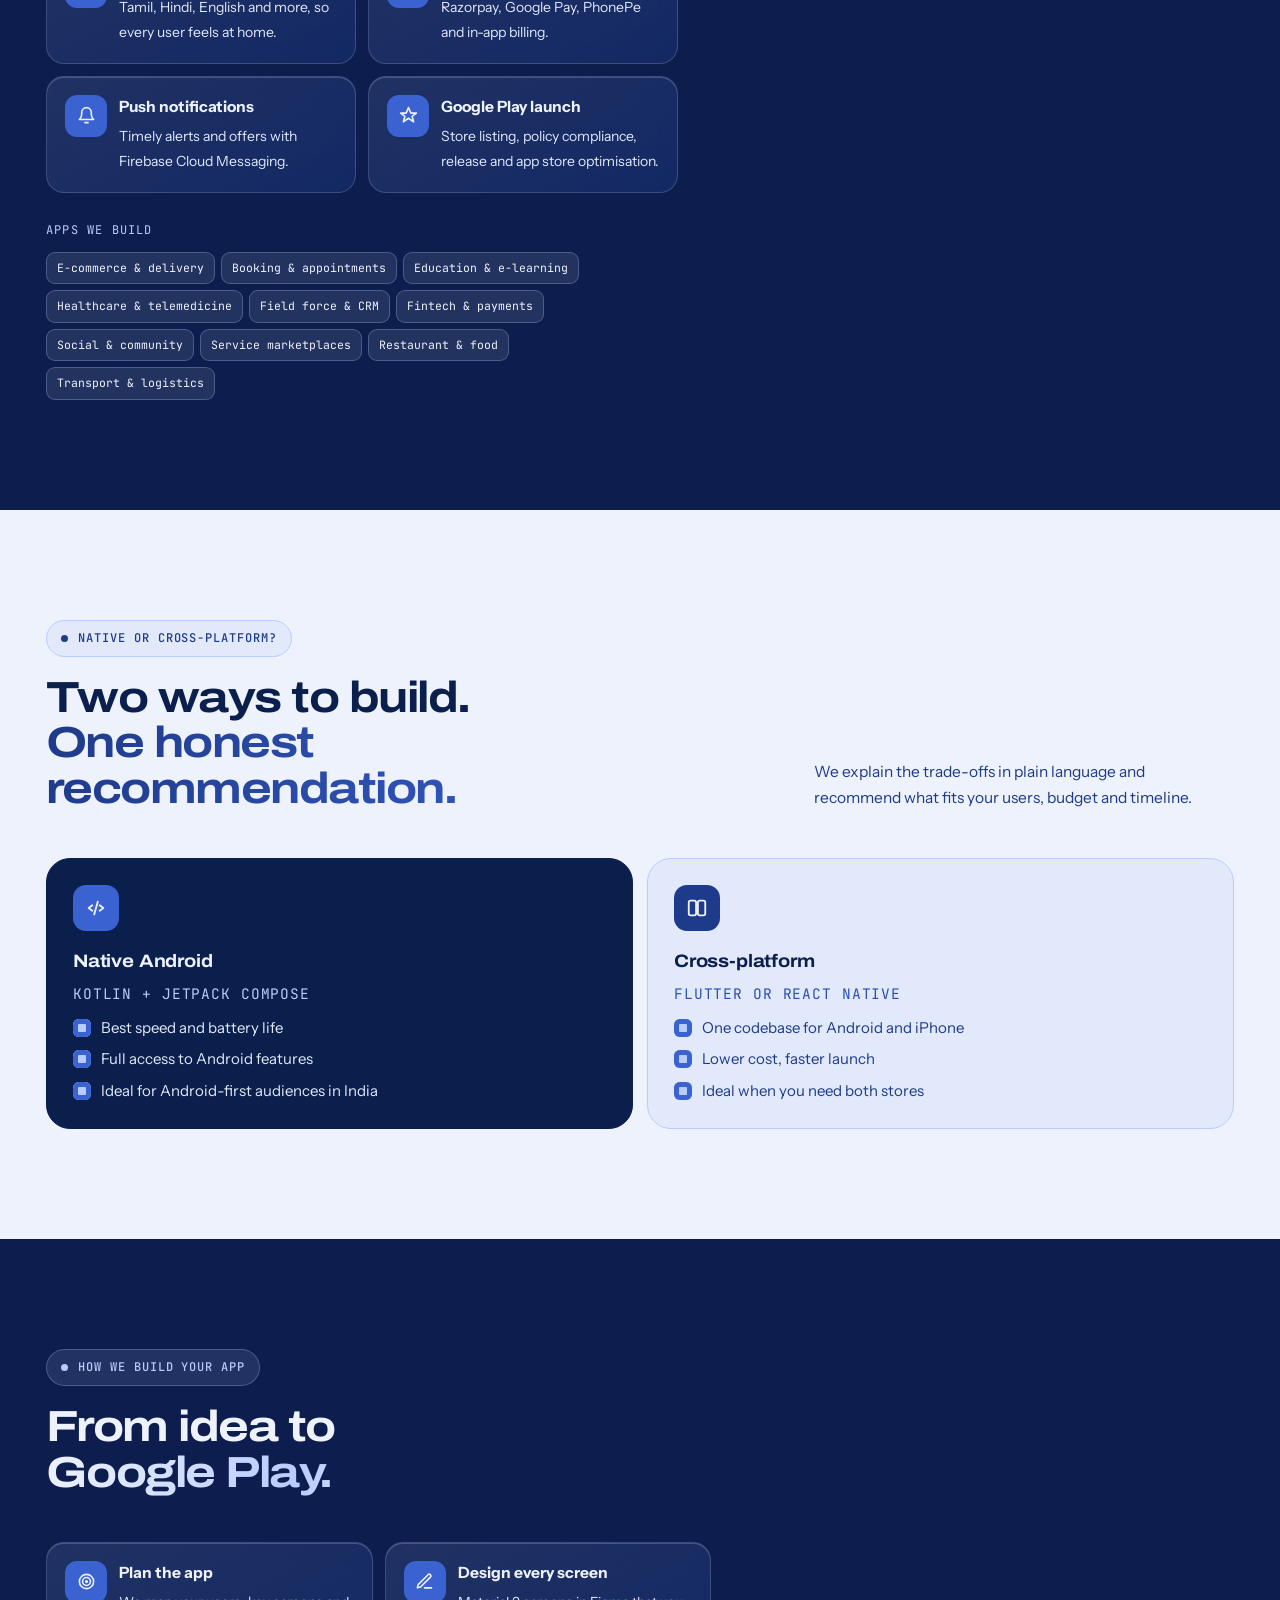
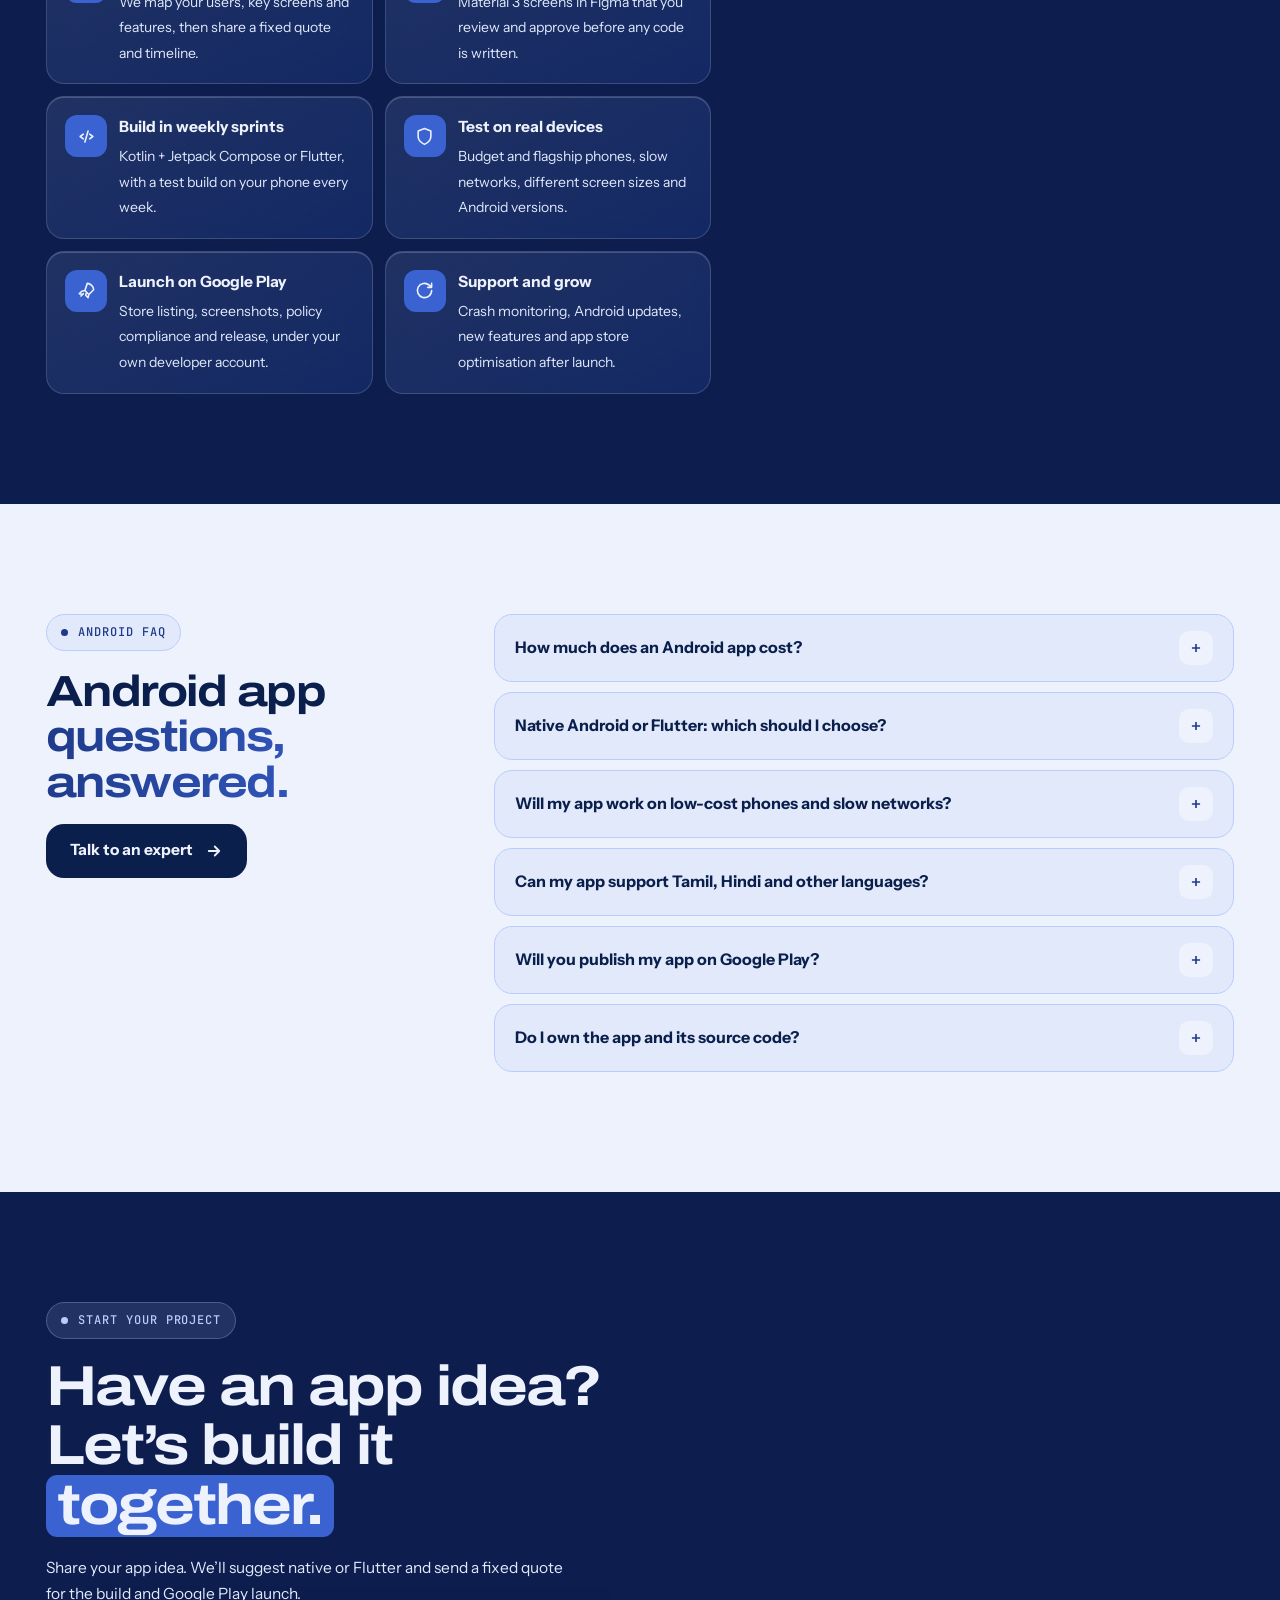
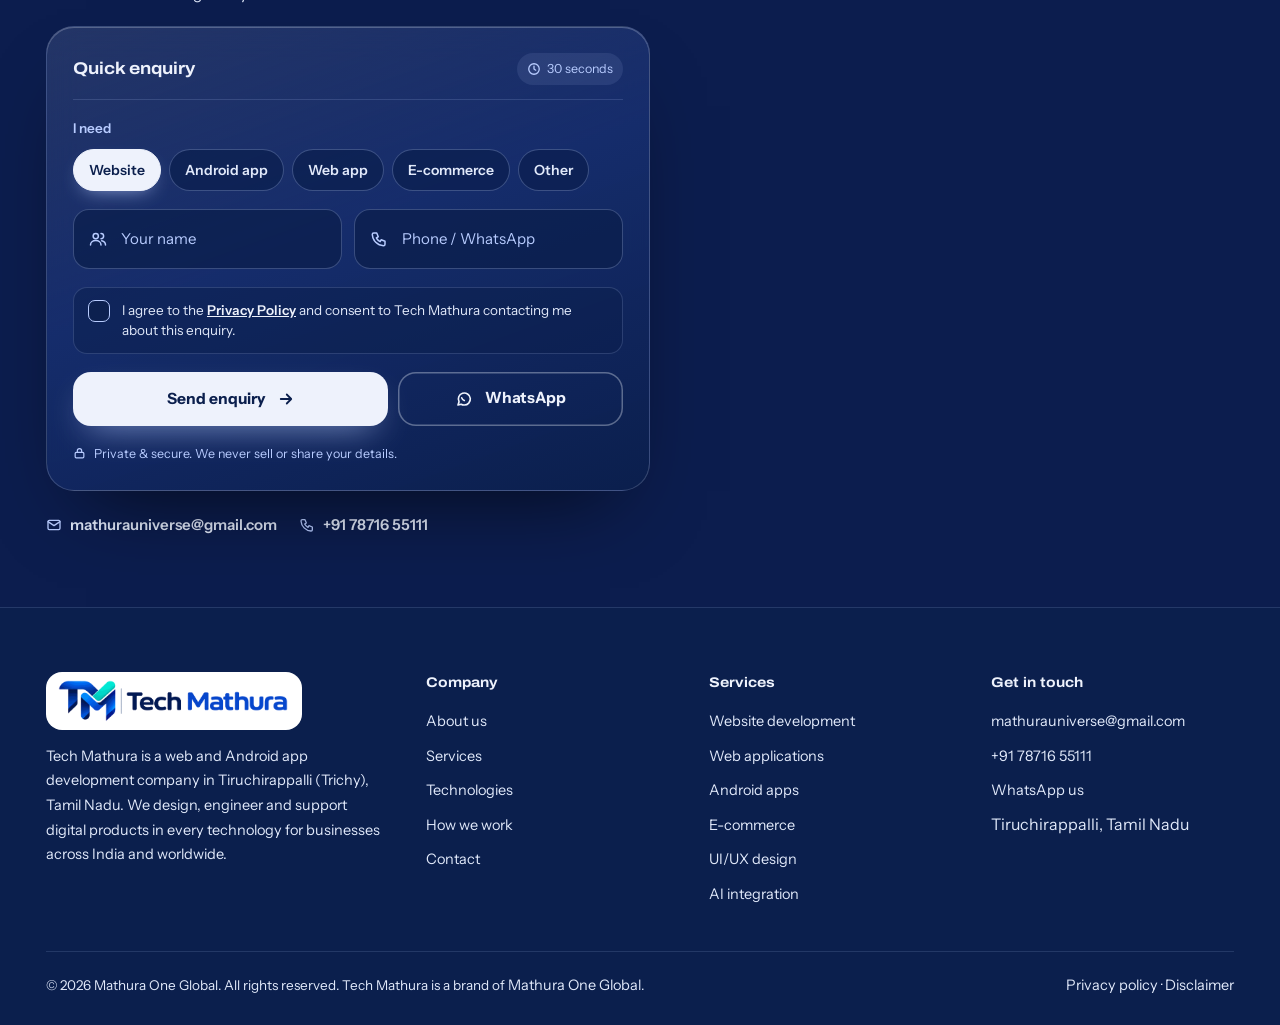
<file: android.html>
<!doctype html>
<html lang="en-IN">
<head>
<meta charset="utf-8">
<meta name="viewport" content="width=device-width, initial-scale=1, viewport-fit=cover">
<title>Android App Development Company in Trichy | Tech Mathura</title>
<meta name="description" content="Native Kotlin and Flutter Android apps that run smoothly on budget phones and slow networks. Google Play launch, fixed quotes. Tech Mathura, Trichy.">
<meta name="robots" content="index, follow, max-snippet:-1, max-image-preview:large">
<meta name="theme-color" content="#0C1D4E">
<link rel="icon" href="assets/favicon.svg" type="image/svg+xml"><link rel="apple-touch-icon" href="assets/favicon.png">
<link rel="canonical" href="https://tech.mathuraone.com/android.html">
<meta property="og:title" content="Android App Development Company in Trichy | Tech Mathura"><meta property="og:description" content="Native Kotlin and Flutter Android apps that run smoothly on budget phones and slow networks. Google Play launch, fixed quotes. Tech Mathura, Trichy."><meta property="og:type" content="website"><meta property="og:url" content="https://tech.mathuraone.com/android.html"><meta property="og:image" content="https://tech.mathuraone.com/assets/og-image.png"><meta property="og:site_name" content="Tech Mathura"><meta name="twitter:card" content="summary_large_image"><meta name="twitter:title" content="Android App Development Company in Trichy | Tech Mathura"><meta name="twitter:description" content="Native Kotlin and Flutter Android apps that run smoothly on budget phones and slow networks. Google Play launch, fixed quotes. Tech Mathura, Trichy."><meta name="twitter:image" content="https://tech.mathuraone.com/assets/og-image.png"><meta property="og:locale" content="en_IN">
<link rel="preconnect" href="https://fonts.googleapis.com"><link rel="preconnect" href="https://fonts.gstatic.com" crossorigin>
<link href="https://fonts.googleapis.com/css2?family=Archivo:wdth,wght@100..125,400..800&family=Instrument+Sans:wght@400;500;600;700&family=JetBrains+Mono:wght@400;500&display=swap" rel="stylesheet">
<link rel="stylesheet" href="style.css">
<script type="application/ld+json">{"@context":"https://schema.org","@graph":[{"@type":["Organization","ProfessionalService"],"@id":"https://tech.mathuraone.com/#org","name":"Tech Mathura","url":"https://tech.mathuraone.com/","logo":{"@type":"ImageObject","url":"https://tech.mathuraone.com/assets/logo.png"},"image":"https://tech.mathuraone.com/assets/og-image.png","description":"Tech Mathura is a website, web application and Android app development company in Tiruchirappalli (Trichy), Tamil Nadu, India, serving businesses across India and worldwide.","email":"mathurauniverse@gmail.com","telephone":"+91-7871655111","address":{"@type":"PostalAddress","addressLocality":"Tiruchirappalli","addressRegion":"Tamil Nadu","addressCountry":"IN"},"areaServed":[{"@type":"City","name":"Tiruchirappalli"},{"@type":"State","name":"Tamil Nadu"},{"@type":"Country","name":"India"}],"parentOrganization":{"@type":"Organization","name":"Mathura One Global","url":"https://mathuraone.com"},"contactPoint":{"@type":"ContactPoint","contactType":"sales","telephone":"+91-7871655111","email":"mathurauniverse@gmail.com","areaServed":"IN","availableLanguage":["English"]},"knowsAbout":["Website development","Web application development","Android app development","iOS app development","Flutter","React","Next.js","Node.js","E-commerce development","UI/UX design","AI integration","SEO"]},{"@type":"WebSite","@id":"https://tech.mathuraone.com/#website","url":"https://tech.mathuraone.com/","name":"Tech Mathura","publisher":{"@id":"https://tech.mathuraone.com/#org"},"inLanguage":"en-IN"},{"@type":"WebPage","@id":"https://tech.mathuraone.com/android.html#webpage","url":"https://tech.mathuraone.com/android.html","name":"Android App Development Company in Trichy | Tech Mathura","description":"Native Kotlin and Flutter Android apps that run smoothly on budget phones and slow networks. Google Play launch, fixed quotes. Tech Mathura, Trichy.","isPartOf":{"@id":"https://tech.mathuraone.com/#website"},"about":{"@id":"https://tech.mathuraone.com/#org"},"inLanguage":"en-IN"},{"@type":"BreadcrumbList","itemListElement":[{"@type":"ListItem","position":1,"name":"Home","item":"https://tech.mathuraone.com/"},{"@type":"ListItem","position":2,"name":"Android Apps","item":"https://tech.mathuraone.com/android.html"}]},{"@type":"FAQPage","@id":"https://tech.mathuraone.com/android.html#faq","mainEntity":[{"@type":"Question","name":"How much does an Android app cost?","acceptedAnswer":{"@type":"Answer","text":"It depends on the number of screens, features and integrations such as payments, maps or chat. After a free discovery call we send a fixed, itemised quote, so you know the full cost before work begins."}},{"@type":"Question","name":"Native Android or Flutter: which should I choose?","acceptedAnswer":{"@type":"Answer","text":"Native (Kotlin + Jetpack Compose) gives the best performance and the deepest Android integration. Flutter lets you launch on Android and iPhone from one codebase at a lower cost. We recommend the right option after understanding your users and budget."}},{"@type":"Question","name":"Will my app work on low-cost phones and slow networks?","acceptedAnswer":{"@type":"Answer","text":"Yes. We keep the app size small, test on entry-level devices and build offline-first features, so the app stays fast for every user."}},{"@type":"Question","name":"Can my app support Tamil, Hindi and other languages?","acceptedAnswer":{"@type":"Answer","text":"Yes. We build apps ready for multiple languages, including Tamil, Hindi and English, so every user feels at home."}},{"@type":"Question","name":"Will you publish my app on Google Play?","acceptedAnswer":{"@type":"Answer","text":"Yes. We guide your developer account setup and handle the store listing, screenshots, policy compliance, release and future updates."}},{"@type":"Question","name":"Do I own the app and its source code?","acceptedAnswer":{"@type":"Answer","text":"Yes. You own 100% of the code, designs, app listing and data. Everything is handed over with documentation."}}]}]}</script>
</head>
<body data-page="android">
<canvas id="tm-gl" class="gl" aria-hidden="true"></canvas>
<div class="amb" aria-hidden="true"></div>
<div class="fb" id="fb" aria-hidden="true" hidden></div>
<div class="prog" aria-hidden="true"></div>
<a href="#main" class="sr">Skip to content</a>
<header class="nav"><div class="wrap"><div class="nbar">
<a class="logo " href="index.html" aria-label="Tech Mathura home"><img class="logo-img" src="assets/logo.png" alt="Tech Mathura" width="238" height="50" onerror="this.remove()"><span class="logo-txt"><span class="mk" aria-hidden="true">TM</span><span><b>Tech Mathura</b><small>Web &amp; App Development</small></span></span></a>
<nav class="nlinks" aria-label="Primary"><a class="nl" href="index.html" data-page="home">Home</a><a class="nl" href="about.html" data-page="about">About</a><a class="nl" href="services.html" data-page="services">Services</a><a class="nl" href="android.html" data-page="android">Android Apps</a><a class="nl" href="technologies.html" data-page="technologies">Technologies</a><a class="nl" href="contact.html" data-page="contact">Contact</a></nav>
<a class="ncta" href="contact.html">Get a free quote</a>
<button class="burger" type="button" id="burger" aria-label="Open menu" aria-expanded="false" aria-controls="mmenu"><svg class="ic-x" style="display:none" width="20" height="20" viewBox="0 0 24 24" fill="none" stroke="currentColor" stroke-width="2.2" aria-hidden="true"><path d="M6 6l12 12M18 6L6 18"/></svg><svg class="ic-m" width="20" height="20" viewBox="0 0 24 24" fill="none" stroke="currentColor" stroke-width="2.2" aria-hidden="true"><path d="M4 8h16M4 16h11"/></svg></button>
</div></div></header>
<nav class="mmenu" id="mmenu" aria-label="Mobile" hidden><div><a class="ml" href="index.html" data-page="home"><small>01</small>Home</a><a class="ml" href="about.html" data-page="about"><small>02</small>About</a><a class="ml" href="services.html" data-page="services"><small>03</small>Services</a><a class="ml" href="android.html" data-page="android"><small>04</small>Android Apps</a><a class="ml" href="technologies.html" data-page="technologies"><small>05</small>Technologies</a><a class="ml" href="contact.html" data-page="contact"><small>06</small>Contact</a></div>
<div class="mfoot"><a class="btn b-w" href="contact.html">Get a free quote <svg width="18" height="18" viewBox="0 0 24 24" fill="none" stroke="currentColor" stroke-width="2.4" stroke-linecap="round" stroke-linejoin="round" aria-hidden="true"><path d="M5 12h14M13 6l6 6-6 6"/></svg></a><a class="btn b-g" href="https://wa.me/917871655111"><svg width="18" height="18" viewBox="0 0 24 24" fill="none" stroke="currentColor" stroke-width="2.2" stroke-linecap="round" stroke-linejoin="round" aria-hidden="true"><path d="M4 20l1.4-4.2A8 8 0 1112 20a8 8 0 01-3.8-1z"/><path d="M9 10.5c.5 1.6 1.8 2.9 3.4 3.5"/></svg> WhatsApp us</a><a class="mmail" href="mailto:mathurauniverse@gmail.com">mathurauniverse@gmail.com</a></div></nav>
<main class="main" id="main">

<section class="hero page dk" id="top" data-k="2.2,0,1,2" data-km="0,1.62,.5,2">
<div class="wrap">
<nav class="crumbs fu" style="animation-delay:.4s" aria-label="Breadcrumb"><a href="index.html">Home</a><span>/</span><span>Android Apps</span></nav>
<span class="tag fu" style="animation-delay:.45s"><i></i>Android App Development</span>
<h1 class="ar h1" aria-label="Android apps for every user, in every corner."><span aria-hidden="true"><span class="w"><span style="animation-delay:0.55s">Android</span></span> <span class="w"><span style="animation-delay:0.64s">apps</span></span> <span class="w"><span style="animation-delay:0.73s">for</span></span> <span class="w"><span style="animation-delay:0.82s"><span class="chipw">every user,</span></span></span> <br> <span class="w"><span style="animation-delay:0.91s">in</span></span> <span class="w"><span style="animation-delay:1.00s">every</span></span> <span class="w"><span class="shine" style="animation-delay:1.09s">corner.</span></span></span></h1>
<p class="sub hsub fu" style="animation-delay:1.2s">From a simple booking app to a full marketplace, Tech Mathura builds fast, secure Android apps in Kotlin or Flutter that run smoothly on budget phones, slow networks and every screen size.</p>
<div class="btns fu" style="animation-delay:1.35s"><a class="btn b-w" href="#start" data-mag>Get an app quote <svg width="18" height="18" viewBox="0 0 24 24" fill="none" stroke="currentColor" stroke-width="2.4" stroke-linecap="round" stroke-linejoin="round" aria-hidden="true"><path d="M5 12h14M13 6l6 6-6 6"/></svg></a><a class="btn b-g" href="#features" data-mag>What you get</a></div>
<div class="hchips fu" style="animation-delay:1.5s"><span class="hc"><svg width="15" height="15" viewBox="0 0 24 24" fill="none" stroke="#B8CCFF" stroke-width="2" stroke-linecap="round" stroke-linejoin="round" aria-hidden="true"><path d="M8 9l-4 3 4 3M16 9l4 3-4 3M14 5l-4 14"/></svg>Kotlin + Compose</span><span class="hc"><svg width="15" height="15" viewBox="0 0 24 24" fill="none" stroke="#B8CCFF" stroke-width="2" stroke-linecap="round" stroke-linejoin="round" aria-hidden="true"><rect x="3" y="4" width="8" height="16" rx="2"/><rect x="13" y="4" width="8" height="16" rx="2"/></svg>Flutter</span><span class="hc"><svg width="15" height="15" viewBox="0 0 24 24" fill="none" stroke="#B8CCFF" stroke-width="2" stroke-linecap="round" stroke-linejoin="round" aria-hidden="true"><path d="M13 3c4 0 8 4 8 8l-6 6-5-5zM10 12l-4 1-3 3 4 1M12 14l-1 4 3 3 1-4M8 16l-3 3"/></svg>Google Play launch</span></div>
</div></section>

<section class="sec dk sp-m" id="features" data-rv data-k="2.3,0,1,2" data-km="0,1.6,.5,2"><div class="wrap an-g">
<div>
<div class="shd"><div class="l"><span class="tag rv"><i></i>What you get</span>
<h2 class="ar h2"><span class="ln"><span>Built for real phones,</span></span><span class="ln"><span class="q1 shine">real networks, real users.</span></span></h2></div></div>
<p class="sub rv q2" style="max-width:560px;margin:-20px 0 28px">Most of your customers use mid-range or budget Android phones. We design for them first, so your app reaches everyone, not just a few.</p>
<div class="feat"><div class="ft rv q1"><span class="fi"><svg width="19" height="19" viewBox="0 0 24 24" fill="none" stroke="#EEF2FC" stroke-width="2" stroke-linecap="round" stroke-linejoin="round" aria-hidden="true"><path d="M8 9l-4 3 4 3M16 9l4 3-4 3M14 5l-4 14"/></svg></span><div><b>Native Kotlin + Compose</b><span>Modern, smooth UI with Google’s recommended tools and Material 3.</span></div></div><div class="ft rv q2"><span class="fi"><svg width="19" height="19" viewBox="0 0 24 24" fill="none" stroke="#EEF2FC" stroke-width="2" stroke-linecap="round" stroke-linejoin="round" aria-hidden="true"><rect x="3" y="4" width="8" height="16" rx="2"/><rect x="13" y="4" width="8" height="16" rx="2"/></svg></span><div><b>Flutter cross-platform</b><span>One codebase for Android and iOS when you need both.</span></div></div><div class="ft rv q3"><span class="fi"><svg width="19" height="19" viewBox="0 0 24 24" fill="none" stroke="#EEF2FC" stroke-width="2" stroke-linecap="round" stroke-linejoin="round" aria-hidden="true"><path d="M20 4c-8 0-14 6-14 14M20 4c0 8-6 12-12 12M6 18l-3 3"/></svg></span><div><b>Light on budget phones</b><span>Small app size and efficient code for entry-level devices.</span></div></div><div class="ft rv q1"><span class="fi"><svg width="19" height="19" viewBox="0 0 24 24" fill="none" stroke="#EEF2FC" stroke-width="2" stroke-linecap="round" stroke-linejoin="round" aria-hidden="true"><path d="M4 10a12 12 0 0116 0M7 13.5a7 7 0 0110 0M10.5 17a2 2 0 013 0"/></svg></span><div><b>Offline-first, low data</b><span>Local storage and sync, so it works on slow or no network.</span></div></div><div class="ft rv q2"><span class="fi"><svg width="19" height="19" viewBox="0 0 24 24" fill="none" stroke="#EEF2FC" stroke-width="2" stroke-linecap="round" stroke-linejoin="round" aria-hidden="true"><path d="M4 5h9M8.5 3v2M6 5c0 4 3 7 6 8M11 5c-1 4-4 7-7 8M14 21l4-9 4 9M15.5 18h5"/></svg></span><div><b>Regional languages</b><span>Tamil, Hindi, English and more, so every user feels at home.</span></div></div><div class="ft rv q3"><span class="fi"><svg width="19" height="19" viewBox="0 0 24 24" fill="none" stroke="#EEF2FC" stroke-width="2" stroke-linecap="round" stroke-linejoin="round" aria-hidden="true"><rect x="3" y="6" width="18" height="12" rx="2"/><path d="M3 10h18"/></svg></span><div><b>UPI & payments</b><span>Razorpay, Google Pay, PhonePe and in-app billing.</span></div></div><div class="ft rv q1"><span class="fi"><svg width="19" height="19" viewBox="0 0 24 24" fill="none" stroke="#EEF2FC" stroke-width="2" stroke-linecap="round" stroke-linejoin="round" aria-hidden="true"><path d="M18 8a6 6 0 00-12 0c0 7-3 9-3 9h18s-3-2-3-9M10 21h4"/></svg></span><div><b>Push notifications</b><span>Timely alerts and offers with Firebase Cloud Messaging.</span></div></div><div class="ft rv q2"><span class="fi"><svg width="19" height="19" viewBox="0 0 24 24" fill="none" stroke="#EEF2FC" stroke-width="2" stroke-linecap="round" stroke-linejoin="round" aria-hidden="true"><path d="M12 2l3 7h7l-5.5 4 2 7-6.5-4.5L5.5 20l2-7L2 9h7z"/></svg></span><div><b>Google Play launch</b><span>Store listing, policy compliance, release and app store optimisation.</span></div></div></div>
<div class="rv q3" style="margin-top:28px"><span class="mono" style="color:#B8CCFF;display:block;margin-bottom:12px">Apps we build</span><div class="chips"><span>E-commerce & delivery</span><span>Booking & appointments</span><span>Education & e-learning</span><span>Healthcare & telemedicine</span><span>Field force & CRM</span><span>Fintech & payments</span><span>Social & community</span><span>Service marketplaces</span><span>Restaurant & food</span><span>Transport & logistics</span></div></div>
</div>
<div class="an-space" aria-hidden="true"></div>
</div></section>

<section class="sec lt" id="choose" data-rv data-k="2.3,0,1,2" data-km="0,1.6,.5,2"><div class="wrap">
<div class="shd"><div class="l"><span class="tag rv"><i></i>Native or cross-platform?</span>
<h2 class="ar h2"><span class="ln"><span>Two ways to build.</span></span><span class="ln"><span class="q1 shine">One honest recommendation.</span></span></h2></div><p class="sub rv q2">We explain the trade-offs in plain language and recommend what fits your users, budget and timeline.</p></div>
<div class="lgrid two"><div class="lc dark rv q1"><span class="li"><svg width="22" height="22" viewBox="0 0 24 24" fill="none" stroke="#EEF2FC" stroke-width="2" stroke-linecap="round" stroke-linejoin="round" aria-hidden="true"><path d="M8 9l-4 3 4 3M16 9l4 3-4 3M14 5l-4 14"/></svg></span><b>Native Android</b><span class="mono" style="display:block;margin:-2px 0 12px;letter-spacing:.06em">Kotlin + Jetpack Compose</span><ul class="ck"><li>Best speed and battery life</li><li>Full access to Android features</li><li>Ideal for Android-first audiences in India</li></ul></div><div class="lc rv q2"><span class="li"><svg width="22" height="22" viewBox="0 0 24 24" fill="none" stroke="#EEF2FC" stroke-width="2" stroke-linecap="round" stroke-linejoin="round" aria-hidden="true"><rect x="3" y="4" width="8" height="16" rx="2"/><rect x="13" y="4" width="8" height="16" rx="2"/></svg></span><b>Cross-platform</b><span class="mono" style="display:block;margin:-2px 0 12px;letter-spacing:.06em">Flutter or React Native</span><ul class="ck"><li>One codebase for Android and iPhone</li><li>Lower cost, faster launch</li><li>Ideal when you need both stores</li></ul></div></div>
</div></section>

<section class="sec dk sp-m" id="how" data-rv data-k="2.95,0,.8,3" data-km="0,1.6,.42,3"><div class="wrap"><div class="lcol">
<div class="shd"><div class="l"><span class="tag rv"><i></i>How we build your app</span>
<h2 class="ar h2"><span class="ln"><span>From idea to</span></span><span class="ln"><span class="q1 shine">Google Play.</span></span></h2></div></div>
<div class="feat"><div class="ft rv q1"><span class="fi"><svg width="19" height="19" viewBox="0 0 24 24" fill="none" stroke="#EEF2FC" stroke-width="2" stroke-linecap="round" stroke-linejoin="round" aria-hidden="true"><circle cx="12" cy="12" r="9"/><circle cx="12" cy="12" r="5"/><circle cx="12" cy="12" r="1"/></svg></span><div><b>Plan the app</b><span>We map your users, key screens and features, then share a fixed quote and timeline.</span></div></div><div class="ft rv q2"><span class="fi"><svg width="19" height="19" viewBox="0 0 24 24" fill="none" stroke="#EEF2FC" stroke-width="2" stroke-linecap="round" stroke-linejoin="round" aria-hidden="true"><path d="M12 20h9M16.5 3.5a2.1 2.1 0 013 3L7 19l-4 1 1-4z"/></svg></span><div><b>Design every screen</b><span>Material 3 screens in Figma that you review and approve before any code is written.</span></div></div><div class="ft rv q3"><span class="fi"><svg width="19" height="19" viewBox="0 0 24 24" fill="none" stroke="#EEF2FC" stroke-width="2" stroke-linecap="round" stroke-linejoin="round" aria-hidden="true"><path d="M8 9l-4 3 4 3M16 9l4 3-4 3M14 5l-4 14"/></svg></span><div><b>Build in weekly sprints</b><span>Kotlin + Jetpack Compose or Flutter, with a test build on your phone every week.</span></div></div><div class="ft rv q1"><span class="fi"><svg width="19" height="19" viewBox="0 0 24 24" fill="none" stroke="#EEF2FC" stroke-width="2" stroke-linecap="round" stroke-linejoin="round" aria-hidden="true"><path d="M12 22s8-4 8-10V5l-8-3-8 3v7c0 6 8 10 8 10z"/></svg></span><div><b>Test on real devices</b><span>Budget and flagship phones, slow networks, different screen sizes and Android versions.</span></div></div><div class="ft rv q2"><span class="fi"><svg width="19" height="19" viewBox="0 0 24 24" fill="none" stroke="#EEF2FC" stroke-width="2" stroke-linecap="round" stroke-linejoin="round" aria-hidden="true"><path d="M13 3c4 0 8 4 8 8l-6 6-5-5zM10 12l-4 1-3 3 4 1M12 14l-1 4 3 3 1-4M8 16l-3 3"/></svg></span><div><b>Launch on Google Play</b><span>Store listing, screenshots, policy compliance and release, under your own developer account.</span></div></div><div class="ft rv q3"><span class="fi"><svg width="19" height="19" viewBox="0 0 24 24" fill="none" stroke="#EEF2FC" stroke-width="2" stroke-linecap="round" stroke-linejoin="round" aria-hidden="true"><path d="M21 12a9 9 0 11-3-6.7L21 8M21 3v5h-5"/></svg></span><div><b>Support and grow</b><span>Crash monitoring, Android updates, new features and app store optimisation after launch.</span></div></div></div>
</div></div></section>

<section class="sec lt" id="faq" data-rv data-k="2.95,0,.8,3" data-km="0,1.6,.42,3"><div class="wrap fq-g">
<div class="l"><span class="tag rv"><i></i>Android FAQ</span><h2 class="ar h2"><span class="ln"><span>Android app</span></span><span class="ln"><span class="q1 shine">questions, answered.</span></span></h2><a class="btn b-n rv q3" href="contact.html">Talk to an expert <svg width="18" height="18" viewBox="0 0 24 24" fill="none" stroke="currentColor" stroke-width="2.4" stroke-linecap="round" stroke-linejoin="round" aria-hidden="true"><path d="M5 12h14M13 6l6 6-6 6"/></svg></a></div>
<div class="rv q2"><div data-faq><div class="q"><button type="button" aria-expanded="false">How much does an Android app cost?<span class="pm" aria-hidden="true"><svg width="14" height="14" viewBox="0 0 24 24" fill="none" stroke="currentColor" stroke-width="2.8"><path d="M12 5v14M5 12h14"/></svg></span></button><p class="ans" hidden>It depends on the number of screens, features and integrations such as payments, maps or chat. After a free discovery call we send a fixed, itemised quote, so you know the full cost before work begins.</p></div><div class="q"><button type="button" aria-expanded="false">Native Android or Flutter: which should I choose?<span class="pm" aria-hidden="true"><svg width="14" height="14" viewBox="0 0 24 24" fill="none" stroke="currentColor" stroke-width="2.8"><path d="M12 5v14M5 12h14"/></svg></span></button><p class="ans" hidden>Native (Kotlin + Jetpack Compose) gives the best performance and the deepest Android integration. Flutter lets you launch on Android and iPhone from one codebase at a lower cost. We recommend the right option after understanding your users and budget.</p></div><div class="q"><button type="button" aria-expanded="false">Will my app work on low-cost phones and slow networks?<span class="pm" aria-hidden="true"><svg width="14" height="14" viewBox="0 0 24 24" fill="none" stroke="currentColor" stroke-width="2.8"><path d="M12 5v14M5 12h14"/></svg></span></button><p class="ans" hidden>Yes. We keep the app size small, test on entry-level devices and build offline-first features, so the app stays fast for every user.</p></div><div class="q"><button type="button" aria-expanded="false">Can my app support Tamil, Hindi and other languages?<span class="pm" aria-hidden="true"><svg width="14" height="14" viewBox="0 0 24 24" fill="none" stroke="currentColor" stroke-width="2.8"><path d="M12 5v14M5 12h14"/></svg></span></button><p class="ans" hidden>Yes. We build apps ready for multiple languages, including Tamil, Hindi and English, so every user feels at home.</p></div><div class="q"><button type="button" aria-expanded="false">Will you publish my app on Google Play?<span class="pm" aria-hidden="true"><svg width="14" height="14" viewBox="0 0 24 24" fill="none" stroke="currentColor" stroke-width="2.8"><path d="M12 5v14M5 12h14"/></svg></span></button><p class="ans" hidden>Yes. We guide your developer account setup and handle the store listing, screenshots, policy compliance, release and future updates.</p></div><div class="q"><button type="button" aria-expanded="false">Do I own the app and its source code?<span class="pm" aria-hidden="true"><svg width="14" height="14" viewBox="0 0 24 24" fill="none" stroke="currentColor" stroke-width="2.8"><path d="M12 5v14M5 12h14"/></svg></span></button><p class="ans" hidden>Yes. You own 100% of the code, designs, app listing and data. Everything is handed over with documentation.</p></div></div></div>
</div></section>

<section class="cta dk" id="start" data-rv data-k="2.2,0,.88,5" data-km="0,1.72,.46,5"><div class="wrap cta-g"><div class="cta-c">
<span class="tag rv"><i></i>Start your project</span>
<h2 class="ar h2"><span class="ln"><span>Have an app idea?</span></span><span class="ln"><span class="q1">Let’s build it <span class="chipw">together.</span></span></span></h2>
<p class="sub rv q2">Share your app idea. We’ll suggest native or Flutter and send a fixed quote for the build and Google Play launch.</p>
<div class="rv q3">
<form class="eform" data-form novalidate><input type="hidden" name="form" value="Quick enquiry"><input type="text" name="website" class="hp" tabindex="-1" autocomplete="off" aria-hidden="true">
<div class="ef-head"><span class="ef-t">Quick enquiry</span><span class="ef-b"><svg width="14" height="14" viewBox="0 0 24 24" fill="none" stroke="#B8CCFF" stroke-width="2.2" stroke-linecap="round" stroke-linejoin="round" aria-hidden="true"><circle cx="12" cy="12" r="9"/><path d="M12 7v5l3 2"/></svg> 30 seconds</span></div>
<div class="ef-sec"><span class="ef-l">I need</span><div class="pills" data-pills role="group" aria-label="Project type"><input type="hidden" name="project" value="Website"><button type="button" class="pill sel" aria-pressed="true">Website</button><button type="button" class="pill" aria-pressed="false">Android app</button><button type="button" class="pill" aria-pressed="false">Web app</button><button type="button" class="pill" aria-pressed="false">E-commerce</button><button type="button" class="pill" aria-pressed="false">Other</button></div></div>
<div class="ef-grid"><div class="fl"><input id="q-name" name="name" type="text" placeholder=" " required autocomplete="name"><label for="q-name">Your name</label><span class="fl-i"><svg width="18" height="18" viewBox="0 0 24 24" fill="none" stroke="#B8CCFF" stroke-width="2" stroke-linecap="round" stroke-linejoin="round" aria-hidden="true"><circle cx="9" cy="8" r="3.5"/><path d="M2 20c0-3.5 3-6 7-6s7 2.5 7 6M16 4.5a3.5 3.5 0 010 7M22 20c0-3-2-5-5-5.7"/></svg></span></div><div class="fl"><input id="q-phone" name="phone" type="tel" placeholder=" " required autocomplete="tel"><label for="q-phone">Phone / WhatsApp</label><span class="fl-i"><svg width="18" height="18" viewBox="0 0 24 24" fill="none" stroke="#B8CCFF" stroke-width="2" stroke-linecap="round" stroke-linejoin="round" aria-hidden="true"><path d="M5 4h4l2 5-2.5 1.5a11 11 0 005 5L15 13l5 2v4a2 2 0 01-2 2A16 16 0 013 6a2 2 0 012-2"/></svg></span></div></div>
<label class="ef-ok"><input type="checkbox" name="consent" value="Yes" required><span class="box" aria-hidden="true"></span><span>I agree to the <a href="privacy.html" target="_blank" rel="noopener">Privacy Policy</a> and consent to Tech Mathura contacting me about this enquiry.</span></label>
<div class="ef-act"><button class="btn b-w" type="submit">Send enquiry <svg width="18" height="18" viewBox="0 0 24 24" fill="none" stroke="currentColor" stroke-width="2.4" stroke-linecap="round" stroke-linejoin="round" aria-hidden="true"><path d="M5 12h14M13 6l6 6-6 6"/></svg></button><a class="btn b-wa" href="https://wa.me/917871655111" aria-label="Chat on WhatsApp"><svg width="18" height="18" viewBox="0 0 24 24" fill="none" stroke="currentColor" stroke-width="2.2" stroke-linecap="round" stroke-linejoin="round" aria-hidden="true"><path d="M4 20l1.4-4.2A8 8 0 1112 20a8 8 0 01-3.8-1z"/><path d="M9 10.5c.5 1.6 1.8 2.9 3.4 3.5"/></svg> WhatsApp</a></div>
<p class="ef-note"><svg width="13" height="13" viewBox="0 0 24 24" fill="none" stroke="#B8CCFF" stroke-width="2.2" stroke-linecap="round" stroke-linejoin="round" aria-hidden="true"><rect x="4" y="10" width="16" height="10" rx="2"/><path d="M8 10V7a4 4 0 018 0v3"/></svg> Private &amp; secure. We never sell or share your details.</p>
</form>
<div class="sent" data-sent hidden><span class="sent-ic"><svg width="30" height="30" viewBox="0 0 24 24" fill="none" stroke="#EEF2FC" stroke-width="2.6" stroke-linecap="round" stroke-linejoin="round" aria-hidden="true"><path d="M5 12l5 5L20 7"/></svg></span><b>Thank you! Your enquiry is in.</b><p>Our team will contact you within one working day. For anything urgent, message us on WhatsApp.</p><a class="btn b-g" href="https://wa.me/917871655111"><svg width="18" height="18" viewBox="0 0 24 24" fill="none" stroke="currentColor" stroke-width="2.2" stroke-linecap="round" stroke-linejoin="round" aria-hidden="true"><path d="M4 20l1.4-4.2A8 8 0 1112 20a8 8 0 01-3.8-1z"/><path d="M9 10.5c.5 1.6 1.8 2.9 3.4 3.5"/></svg> WhatsApp us</a></div>
</div>
<div class="clines rv q4"><a href="mailto:mathurauniverse@gmail.com"><svg width="16" height="16" viewBox="0 0 24 24" fill="none" stroke="#B8CCFF" stroke-width="2" stroke-linecap="round" stroke-linejoin="round" aria-hidden="true"><rect x="3" y="5" width="18" height="14" rx="2"/><path d="M3 7l9 6 9-6"/></svg> mathurauniverse@gmail.com</a><a href="tel:+917871655111"><svg width="16" height="16" viewBox="0 0 24 24" fill="none" stroke="#B8CCFF" stroke-width="2" stroke-linecap="round" stroke-linejoin="round" aria-hidden="true"><path d="M5 4h4l2 5-2.5 1.5a11 11 0 005 5L15 13l5 2v4a2 2 0 01-2 2A16 16 0 013 6a2 2 0 012-2"/></svg> +91 78716 55111</a></div>
</div><div class="cta-r" aria-hidden="true"></div></div></section>

</main>
<footer class="foot"><div class="wrap">
<div class="fg">
<div><a class="logo foot-logo" href="index.html" aria-label="Tech Mathura home"><img class="logo-img" src="assets/logo-full.png" alt="Tech Mathura" width="200" height="68" onerror="this.remove()"><span class="logo-txt"><span class="mk" aria-hidden="true">TM</span><span><b>Tech Mathura</b><small>Web &amp; App Development</small></span></span></a>
<p>Tech Mathura is a web and Android app development company in Tiruchirappalli (Trichy), Tamil Nadu. We design, engineer and support digital products in every technology for businesses across India and worldwide.</p></div>
<div><h4>Company</h4><ul><li><a href="about.html">About us</a></li><li><a href="services.html">Services</a></li><li><a href="technologies.html">Technologies</a></li><li><a href="index.html#process">How we work</a></li><li><a href="contact.html">Contact</a></li></ul></div>
<div><h4>Services</h4><ul><li><a href="services.html#websites">Website development</a></li><li><a href="services.html#webapps">Web applications</a></li><li><a href="android.html">Android apps</a></li><li><a href="services.html#ecommerce">E-commerce</a></li><li><a href="services.html#uiux">UI/UX design</a></li><li><a href="services.html#ai">AI integration</a></li></ul></div>
<div><h4>Get in touch</h4><ul><li><a href="mailto:mathurauniverse@gmail.com">mathurauniverse@gmail.com</a></li><li><a href="tel:+917871655111">+91 78716 55111</a></li><li><a href="https://wa.me/917871655111">WhatsApp us</a></li><li>Tiruchirappalli, Tamil Nadu</li></ul></div>
</div>
<div class="fb2"><span>© <span data-year>2026</span> Mathura One Global. All rights reserved. Tech Mathura is a brand of <a href="https://mathuraone.com" target="_blank" rel="noopener">Mathura One Global</a>.</span><span><a href="privacy.html">Privacy policy</a> · <a href="privacy.html#disclaimer">Disclaimer</a></span></div>
</div></footer>
<script src="three.min.js"></script>
<script src="script.js"></script>
</body>
</html>
</file>
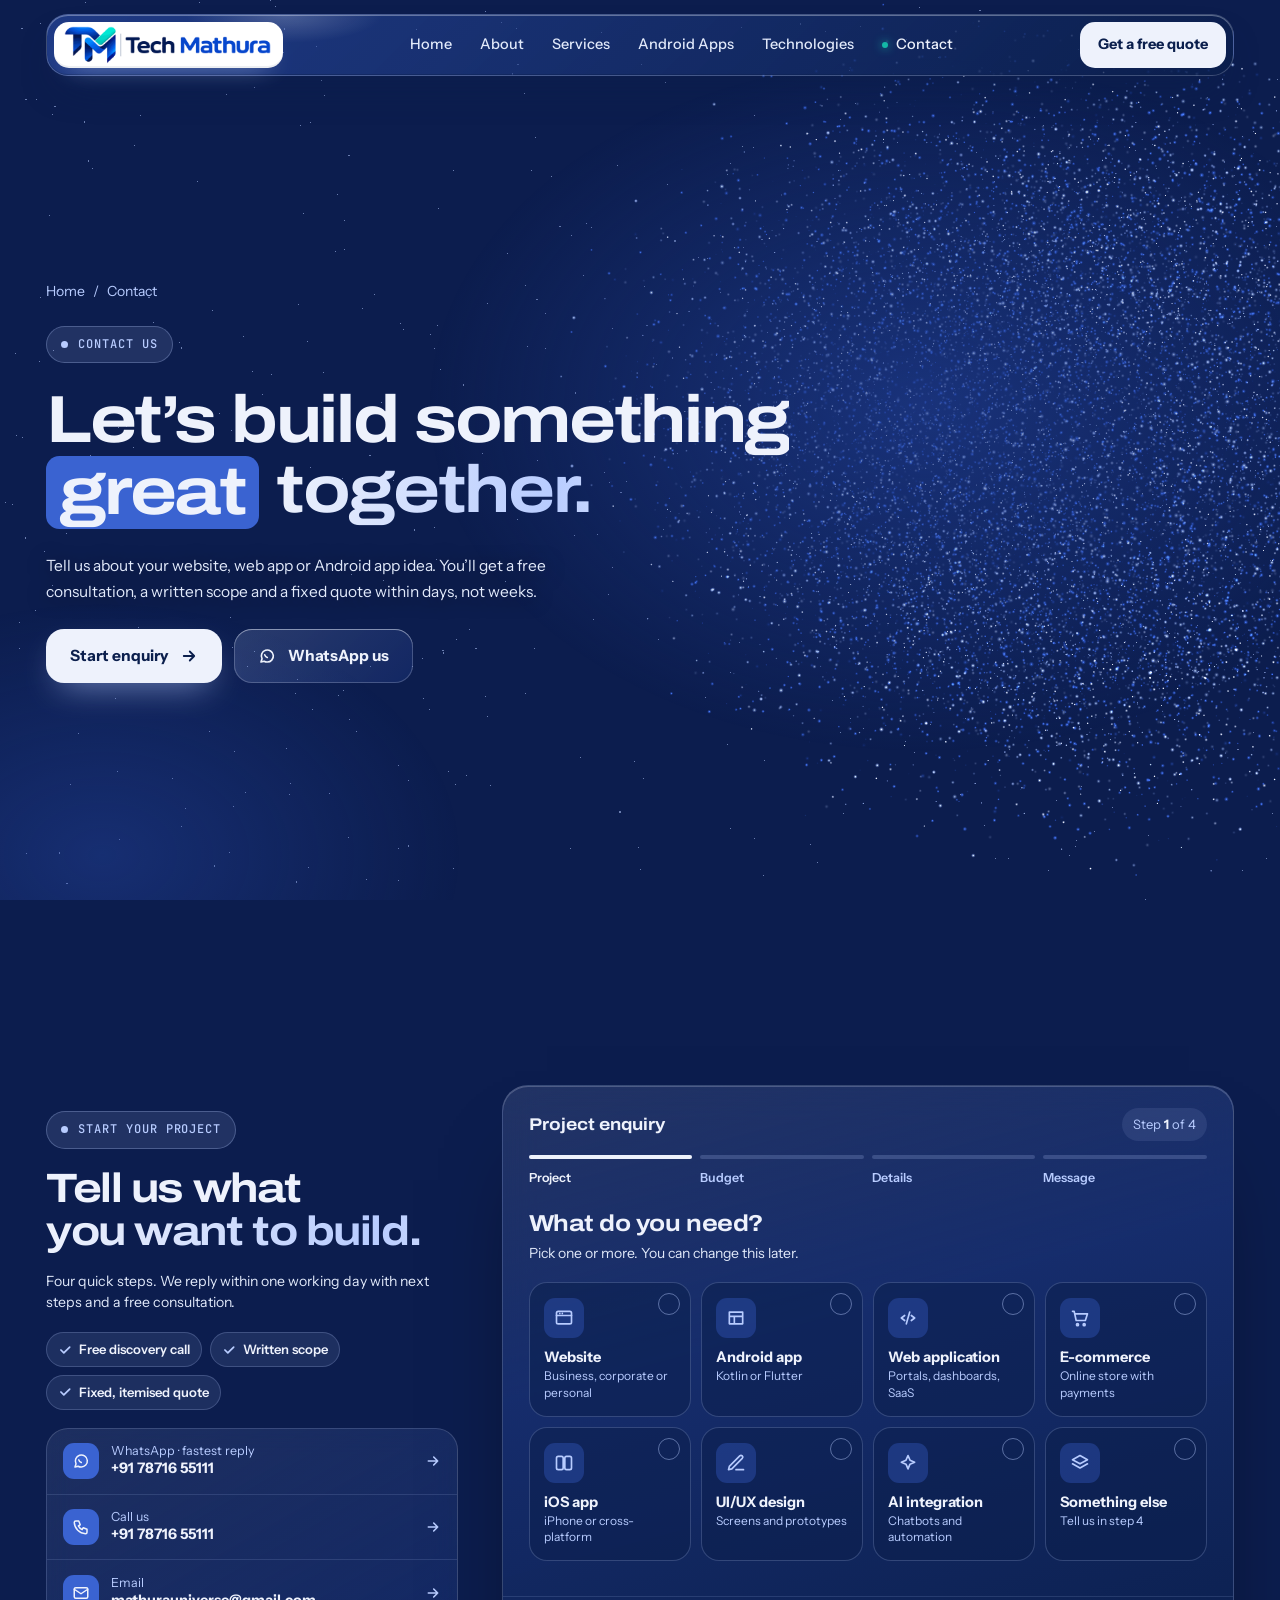
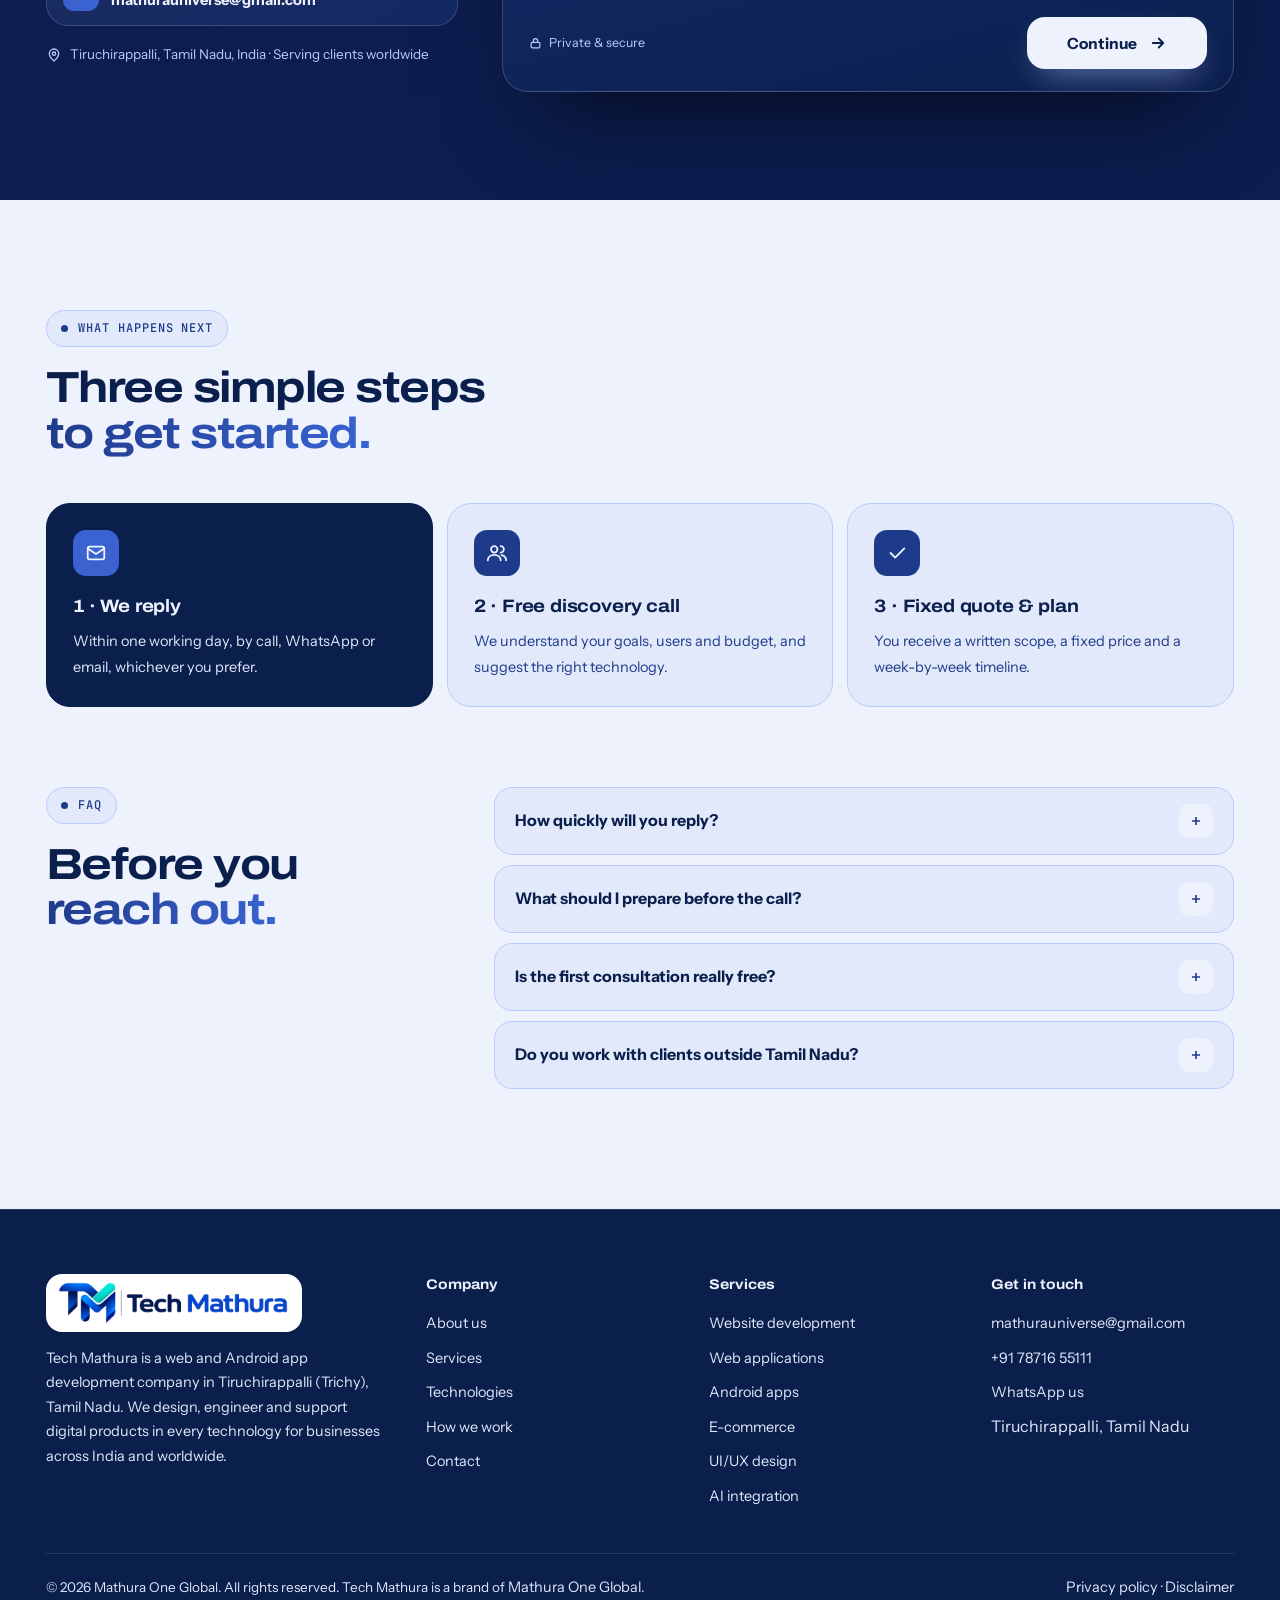
<file: contact.html>
<!doctype html>
<html lang="en-IN">
<head>
<meta charset="utf-8">
<meta name="viewport" content="width=device-width, initial-scale=1, viewport-fit=cover">
<title>Contact Tech Mathura, Trichy | Free Website & App Quote</title>
<meta name="description" content="Tell us about your website or Android app project. Free consultation and a fixed quote within one working day. Call or WhatsApp +91 78716 55111.">
<meta name="robots" content="index, follow, max-snippet:-1, max-image-preview:large">
<meta name="theme-color" content="#0C1D4E">
<link rel="icon" href="assets/favicon.svg" type="image/svg+xml"><link rel="apple-touch-icon" href="assets/favicon.png">
<link rel="canonical" href="https://tech.mathuraone.com/contact.html">
<meta property="og:title" content="Contact Tech Mathura, Trichy | Free Website &amp; App Quote"><meta property="og:description" content="Tell us about your website or Android app project. Free consultation and a fixed quote within one working day. Call or WhatsApp +91 78716 55111."><meta property="og:type" content="website"><meta property="og:url" content="https://tech.mathuraone.com/contact.html"><meta property="og:image" content="https://tech.mathuraone.com/assets/og-image.png"><meta property="og:site_name" content="Tech Mathura"><meta name="twitter:card" content="summary_large_image"><meta name="twitter:title" content="Contact Tech Mathura, Trichy | Free Website &amp; App Quote"><meta name="twitter:description" content="Tell us about your website or Android app project. Free consultation and a fixed quote within one working day. Call or WhatsApp +91 78716 55111."><meta name="twitter:image" content="https://tech.mathuraone.com/assets/og-image.png"><meta property="og:locale" content="en_IN">
<link rel="preconnect" href="https://fonts.googleapis.com"><link rel="preconnect" href="https://fonts.gstatic.com" crossorigin>
<link href="https://fonts.googleapis.com/css2?family=Archivo:wdth,wght@100..125,400..800&family=Instrument+Sans:wght@400;500;600;700&family=JetBrains+Mono:wght@400;500&display=swap" rel="stylesheet">
<link rel="stylesheet" href="style.css">
<script type="application/ld+json">{"@context":"https://schema.org","@graph":[{"@type":["Organization","ProfessionalService"],"@id":"https://tech.mathuraone.com/#org","name":"Tech Mathura","url":"https://tech.mathuraone.com/","logo":{"@type":"ImageObject","url":"https://tech.mathuraone.com/assets/logo.png"},"image":"https://tech.mathuraone.com/assets/og-image.png","description":"Tech Mathura is a website, web application and Android app development company in Tiruchirappalli (Trichy), Tamil Nadu, India, serving businesses across India and worldwide.","email":"mathurauniverse@gmail.com","telephone":"+91-7871655111","address":{"@type":"PostalAddress","addressLocality":"Tiruchirappalli","addressRegion":"Tamil Nadu","addressCountry":"IN"},"areaServed":[{"@type":"City","name":"Tiruchirappalli"},{"@type":"State","name":"Tamil Nadu"},{"@type":"Country","name":"India"}],"parentOrganization":{"@type":"Organization","name":"Mathura One Global","url":"https://mathuraone.com"},"contactPoint":{"@type":"ContactPoint","contactType":"sales","telephone":"+91-7871655111","email":"mathurauniverse@gmail.com","areaServed":"IN","availableLanguage":["English"]},"knowsAbout":["Website development","Web application development","Android app development","iOS app development","Flutter","React","Next.js","Node.js","E-commerce development","UI/UX design","AI integration","SEO"]},{"@type":"WebSite","@id":"https://tech.mathuraone.com/#website","url":"https://tech.mathuraone.com/","name":"Tech Mathura","publisher":{"@id":"https://tech.mathuraone.com/#org"},"inLanguage":"en-IN"},{"@type":"ContactPage","@id":"https://tech.mathuraone.com/contact.html#webpage","url":"https://tech.mathuraone.com/contact.html","name":"Contact Tech Mathura, Trichy | Free Website & App Quote","description":"Tell us about your website or Android app project. Free consultation and a fixed quote within one working day. Call or WhatsApp +91 78716 55111.","isPartOf":{"@id":"https://tech.mathuraone.com/#website"},"about":{"@id":"https://tech.mathuraone.com/#org"},"inLanguage":"en-IN"},{"@type":"BreadcrumbList","itemListElement":[{"@type":"ListItem","position":1,"name":"Home","item":"https://tech.mathuraone.com/"},{"@type":"ListItem","position":2,"name":"Contact","item":"https://tech.mathuraone.com/contact.html"}]},{"@type":"FAQPage","@id":"https://tech.mathuraone.com/contact.html#faq","mainEntity":[{"@type":"Question","name":"How quickly will you reply?","acceptedAnswer":{"@type":"Answer","text":"Within one working day, usually much sooner. For urgent requests, message us on WhatsApp."}},{"@type":"Question","name":"What should I prepare before the call?","acceptedAnswer":{"@type":"Answer","text":"Just your idea, who it’s for and any examples you like. A rough budget range and timeline help us suggest the right scope."}},{"@type":"Question","name":"Is the first consultation really free?","acceptedAnswer":{"@type":"Answer","text":"Yes. The discovery call, written scope and fixed quote are free, with no obligation."}},{"@type":"Question","name":"Do you work with clients outside Tamil Nadu?","acceptedAnswer":{"@type":"Answer","text":"Yes. We work with clients across India and abroad through video calls, shared project boards and weekly demo links."}}]}]}</script>
</head>
<body data-page="contact">
<canvas id="tm-gl" class="gl" aria-hidden="true"></canvas>
<div class="amb" aria-hidden="true"></div>
<div class="fb" id="fb" aria-hidden="true" hidden></div>
<div class="prog" aria-hidden="true"></div>
<a href="#main" class="sr">Skip to content</a>
<header class="nav"><div class="wrap"><div class="nbar">
<a class="logo " href="index.html" aria-label="Tech Mathura home"><img class="logo-img" src="assets/logo.png" alt="Tech Mathura" width="238" height="50" onerror="this.remove()"><span class="logo-txt"><span class="mk" aria-hidden="true">TM</span><span><b>Tech Mathura</b><small>Web &amp; App Development</small></span></span></a>
<nav class="nlinks" aria-label="Primary"><a class="nl" href="index.html" data-page="home">Home</a><a class="nl" href="about.html" data-page="about">About</a><a class="nl" href="services.html" data-page="services">Services</a><a class="nl" href="android.html" data-page="android">Android Apps</a><a class="nl" href="technologies.html" data-page="technologies">Technologies</a><a class="nl" href="contact.html" data-page="contact">Contact</a></nav>
<a class="ncta" href="contact.html">Get a free quote</a>
<button class="burger" type="button" id="burger" aria-label="Open menu" aria-expanded="false" aria-controls="mmenu"><svg class="ic-x" style="display:none" width="20" height="20" viewBox="0 0 24 24" fill="none" stroke="currentColor" stroke-width="2.2" aria-hidden="true"><path d="M6 6l12 12M18 6L6 18"/></svg><svg class="ic-m" width="20" height="20" viewBox="0 0 24 24" fill="none" stroke="currentColor" stroke-width="2.2" aria-hidden="true"><path d="M4 8h16M4 16h11"/></svg></button>
</div></div></header>
<nav class="mmenu" id="mmenu" aria-label="Mobile" hidden><div><a class="ml" href="index.html" data-page="home"><small>01</small>Home</a><a class="ml" href="about.html" data-page="about"><small>02</small>About</a><a class="ml" href="services.html" data-page="services"><small>03</small>Services</a><a class="ml" href="android.html" data-page="android"><small>04</small>Android Apps</a><a class="ml" href="technologies.html" data-page="technologies"><small>05</small>Technologies</a><a class="ml" href="contact.html" data-page="contact"><small>06</small>Contact</a></div>
<div class="mfoot"><a class="btn b-w" href="contact.html">Get a free quote <svg width="18" height="18" viewBox="0 0 24 24" fill="none" stroke="currentColor" stroke-width="2.4" stroke-linecap="round" stroke-linejoin="round" aria-hidden="true"><path d="M5 12h14M13 6l6 6-6 6"/></svg></a><a class="btn b-g" href="https://wa.me/917871655111"><svg width="18" height="18" viewBox="0 0 24 24" fill="none" stroke="currentColor" stroke-width="2.2" stroke-linecap="round" stroke-linejoin="round" aria-hidden="true"><path d="M4 20l1.4-4.2A8 8 0 1112 20a8 8 0 01-3.8-1z"/><path d="M9 10.5c.5 1.6 1.8 2.9 3.4 3.5"/></svg> WhatsApp us</a><a class="mmail" href="mailto:mathurauniverse@gmail.com">mathurauniverse@gmail.com</a></div></nav>
<main class="main" id="main">

<section class="hero page dk" id="top" data-k="2.2,0,.88,5" data-km="0,1.72,.46,5">
<div class="wrap">
<nav class="crumbs fu" style="animation-delay:.4s" aria-label="Breadcrumb"><a href="index.html">Home</a><span>/</span><span>Contact</span></nav>
<span class="tag fu" style="animation-delay:.45s"><i></i>Contact us</span>
<h1 class="ar h1" aria-label="Let's build something great together."><span aria-hidden="true"><span class="w"><span style="animation-delay:0.55s">Let’s</span></span> <span class="w"><span style="animation-delay:0.64s">build</span></span> <span class="w"><span style="animation-delay:0.73s">something</span></span> <br> <span class="w"><span style="animation-delay:0.82s"><span class="chipw">great</span></span></span> <span class="w"><span class="shine" style="animation-delay:0.91s">together.</span></span></span></h1>
<p class="sub hsub fu" style="animation-delay:1.2s">Tell us about your website, web app or Android app idea. You’ll get a free consultation, a written scope and a fixed quote within days, not weeks.</p>
<div class="btns fu" style="animation-delay:1.35s"><a class="btn b-w" href="#form" data-mag>Start enquiry <svg width="18" height="18" viewBox="0 0 24 24" fill="none" stroke="currentColor" stroke-width="2.4" stroke-linecap="round" stroke-linejoin="round" aria-hidden="true"><path d="M5 12h14M13 6l6 6-6 6"/></svg></a><a class="btn b-g" href="https://wa.me/917871655111" data-mag><svg width="18" height="18" viewBox="0 0 24 24" fill="none" stroke="currentColor" stroke-width="2.2" stroke-linecap="round" stroke-linejoin="round" aria-hidden="true"><path d="M4 20l1.4-4.2A8 8 0 1112 20a8 8 0 01-3.8-1z"/><path d="M9 10.5c.5 1.6 1.8 2.9 3.4 3.5"/></svg> WhatsApp us</a></div>
</div>
</section>

<section class="sec dk sp-m ct2" id="form" data-rv data-k="2.2,0,.88,5" data-km="1.15,2.05,.26,5"><div class="wrap ct2-g">
<aside class="ct2-side">
<span class="tag rv"><i></i>Start your project</span>
<h2 class="ar h2"><span class="ln"><span>Tell us what</span></span><span class="ln"><span class="q1 shine">you want to build.</span></span></h2>
<p class="sub rv q2">Four quick steps. We reply within one working day with next steps and a free consultation.</p>
<ul class="ct2-get rv q2"><li><svg width="14" height="14" viewBox="0 0 24 24" fill="none" stroke="currentColor" stroke-width="3" stroke-linecap="round" stroke-linejoin="round" aria-hidden="true"><path d="M5 12l5 5L20 7"/></svg>Free discovery call</li><li><svg width="14" height="14" viewBox="0 0 24 24" fill="none" stroke="currentColor" stroke-width="3" stroke-linecap="round" stroke-linejoin="round" aria-hidden="true"><path d="M5 12l5 5L20 7"/></svg>Written scope</li><li><svg width="14" height="14" viewBox="0 0 24 24" fill="none" stroke="currentColor" stroke-width="3" stroke-linecap="round" stroke-linejoin="round" aria-hidden="true"><path d="M5 12l5 5L20 7"/></svg>Fixed, itemised quote</li></ul>
<div class="cq rv q3">
<a class="cq-r" href="https://wa.me/917871655111"><span class="cq-i"><svg width="18" height="18" viewBox="0 0 24 24" fill="none" stroke="currentColor" stroke-width="2" stroke-linecap="round" stroke-linejoin="round" aria-hidden="true"><path d="M4 20l1.4-4.2A8 8 0 1112 20a8 8 0 01-3.8-1z"/><path d="M9 10.5c.5 1.6 1.8 2.9 3.4 3.5"/></svg></span><span><small>WhatsApp · fastest reply</small><b>+91 78716 55111</b></span><svg width="16" height="16" viewBox="0 0 24 24" fill="none" stroke="currentColor" stroke-width="2.4" stroke-linecap="round" stroke-linejoin="round" aria-hidden="true"><path d="M5 12h14M13 6l6 6-6 6"/></svg></a>
<a class="cq-r" href="tel:+917871655111"><span class="cq-i"><svg width="18" height="18" viewBox="0 0 24 24" fill="none" stroke="currentColor" stroke-width="2" stroke-linecap="round" stroke-linejoin="round" aria-hidden="true"><path d="M5 4h4l2 5-2.5 1.5a11 11 0 005 5L15 13l5 2v4a2 2 0 01-2 2A16 16 0 013 6a2 2 0 012-2"/></svg></span><span><small>Call us</small><b>+91 78716 55111</b></span><svg width="16" height="16" viewBox="0 0 24 24" fill="none" stroke="currentColor" stroke-width="2.4" stroke-linecap="round" stroke-linejoin="round" aria-hidden="true"><path d="M5 12h14M13 6l6 6-6 6"/></svg></a>
<a class="cq-r" href="mailto:mathurauniverse@gmail.com"><span class="cq-i"><svg width="18" height="18" viewBox="0 0 24 24" fill="none" stroke="currentColor" stroke-width="2" stroke-linecap="round" stroke-linejoin="round" aria-hidden="true"><rect x="3" y="5" width="18" height="14" rx="2"/><path d="M3 7l9 6 9-6"/></svg></span><span><small>Email</small><b>mathurauniverse@gmail.com</b></span><svg width="16" height="16" viewBox="0 0 24 24" fill="none" stroke="currentColor" stroke-width="2.4" stroke-linecap="round" stroke-linejoin="round" aria-hidden="true"><path d="M5 12h14M13 6l6 6-6 6"/></svg></a>
</div>
<p class="ct2-loc rv q4"><svg width="16" height="16" viewBox="0 0 24 24" fill="none" stroke="#B8CCFF" stroke-width="2" stroke-linecap="round" stroke-linejoin="round" aria-hidden="true"><path d="M12 21s-7-6.2-7-11a7 7 0 0114 0c0 4.8-7 11-7 11z"/><circle cx="12" cy="10" r="2.5"/></svg> Tiruchirappalli, Tamil Nadu, India · Serving clients worldwide</p>
</aside>
<div class="rv q2">
<form class="wz" data-form data-wizard novalidate><input type="hidden" name="form" value="Project enquiry"><input type="text" name="website" class="hp" tabindex="-1" autocomplete="off" aria-hidden="true">
<input type="hidden" name="project" value=""><input type="hidden" name="budget" value="Not sure yet"><input type="hidden" name="timeline" value="">
<div class="wz-top"><div class="wz-title"><b>Project enquiry</b><span>Step <i data-wz-n>1</i> of 4</span></div>
<ol class="wz-prog"><li><button type="button" data-wz-go="1" class="on"><i></i><span>Project</span></button></li><li><button type="button" data-wz-go="2"><i></i><span>Budget</span></button></li><li><button type="button" data-wz-go="3"><i></i><span>Details</span></button></li><li><button type="button" data-wz-go="4"><i></i><span>Message</span></button></li></ol></div>

<fieldset class="wz-step on" data-step="1"><legend><b>What do you need?</b><span>Pick one or more. You can change this later.</span></legend>
<div class="opt-g" data-choice="project" data-multi>
<button type="button" class="opt" data-val="Website" aria-pressed="false"><span class="opt-i"><svg width="20" height="20" viewBox="0 0 24 24" fill="none" stroke="currentColor" stroke-width="2" stroke-linecap="round" stroke-linejoin="round" aria-hidden="true"><rect x="3" y="4" width="18" height="15" rx="2"/><path d="M3 9h18M7 6.5h.01M10 6.5h.01"/></svg></span><span class="opt-t"><b>Website</b><small>Business, corporate or personal</small></span><span class="opt-k" aria-hidden="true"><svg width="13" height="13" viewBox="0 0 24 24" fill="none" stroke="currentColor" stroke-width="3" stroke-linecap="round" stroke-linejoin="round" aria-hidden="true"><path d="M5 12l5 5L20 7"/></svg></span></button><button type="button" class="opt" data-val="Android app" aria-pressed="false"><span class="opt-i"><svg width="20" height="20" viewBox="0 0 24 24" fill="none" stroke="currentColor" stroke-width="2" stroke-linecap="round" stroke-linejoin="round" aria-hidden="true"><path d="M4 5h16v14H4zM4 10h16M10 10v9"/></svg></span><span class="opt-t"><b>Android app</b><small>Kotlin or Flutter</small></span><span class="opt-k" aria-hidden="true"><svg width="13" height="13" viewBox="0 0 24 24" fill="none" stroke="currentColor" stroke-width="3" stroke-linecap="round" stroke-linejoin="round" aria-hidden="true"><path d="M5 12l5 5L20 7"/></svg></span></button><button type="button" class="opt" data-val="Web application" aria-pressed="false"><span class="opt-i"><svg width="20" height="20" viewBox="0 0 24 24" fill="none" stroke="currentColor" stroke-width="2" stroke-linecap="round" stroke-linejoin="round" aria-hidden="true"><path d="M8 9l-4 3 4 3M16 9l4 3-4 3M14 5l-4 14"/></svg></span><span class="opt-t"><b>Web application</b><small>Portals, dashboards, SaaS</small></span><span class="opt-k" aria-hidden="true"><svg width="13" height="13" viewBox="0 0 24 24" fill="none" stroke="currentColor" stroke-width="3" stroke-linecap="round" stroke-linejoin="round" aria-hidden="true"><path d="M5 12l5 5L20 7"/></svg></span></button><button type="button" class="opt" data-val="E-commerce" aria-pressed="false"><span class="opt-i"><svg width="20" height="20" viewBox="0 0 24 24" fill="none" stroke="currentColor" stroke-width="2" stroke-linecap="round" stroke-linejoin="round" aria-hidden="true"><path d="M3 4h2l2.4 11h11L21 7H6.2"/><circle cx="9" cy="20" r="1.2"/><circle cx="17" cy="20" r="1.2"/></svg></span><span class="opt-t"><b>E-commerce</b><small>Online store with payments</small></span><span class="opt-k" aria-hidden="true"><svg width="13" height="13" viewBox="0 0 24 24" fill="none" stroke="currentColor" stroke-width="3" stroke-linecap="round" stroke-linejoin="round" aria-hidden="true"><path d="M5 12l5 5L20 7"/></svg></span></button><button type="button" class="opt" data-val="iOS app" aria-pressed="false"><span class="opt-i"><svg width="20" height="20" viewBox="0 0 24 24" fill="none" stroke="currentColor" stroke-width="2" stroke-linecap="round" stroke-linejoin="round" aria-hidden="true"><rect x="3" y="4" width="8" height="16" rx="2"/><rect x="13" y="4" width="8" height="16" rx="2"/></svg></span><span class="opt-t"><b>iOS app</b><small>iPhone or cross-platform</small></span><span class="opt-k" aria-hidden="true"><svg width="13" height="13" viewBox="0 0 24 24" fill="none" stroke="currentColor" stroke-width="3" stroke-linecap="round" stroke-linejoin="round" aria-hidden="true"><path d="M5 12l5 5L20 7"/></svg></span></button><button type="button" class="opt" data-val="UI/UX design" aria-pressed="false"><span class="opt-i"><svg width="20" height="20" viewBox="0 0 24 24" fill="none" stroke="currentColor" stroke-width="2" stroke-linecap="round" stroke-linejoin="round" aria-hidden="true"><path d="M12 20h9M16.5 3.5a2.1 2.1 0 013 3L7 19l-4 1 1-4z"/></svg></span><span class="opt-t"><b>UI/UX design</b><small>Screens and prototypes</small></span><span class="opt-k" aria-hidden="true"><svg width="13" height="13" viewBox="0 0 24 24" fill="none" stroke="currentColor" stroke-width="3" stroke-linecap="round" stroke-linejoin="round" aria-hidden="true"><path d="M5 12l5 5L20 7"/></svg></span></button><button type="button" class="opt" data-val="AI integration" aria-pressed="false"><span class="opt-i"><svg width="20" height="20" viewBox="0 0 24 24" fill="none" stroke="currentColor" stroke-width="2" stroke-linecap="round" stroke-linejoin="round" aria-hidden="true"><path d="M12 3l2.4 5.6L20 11l-5.6 2.4L12 19l-2.4-5.6L4 11l5.6-2.4z"/></svg></span><span class="opt-t"><b>AI integration</b><small>Chatbots and automation</small></span><span class="opt-k" aria-hidden="true"><svg width="13" height="13" viewBox="0 0 24 24" fill="none" stroke="currentColor" stroke-width="3" stroke-linecap="round" stroke-linejoin="round" aria-hidden="true"><path d="M5 12l5 5L20 7"/></svg></span></button><button type="button" class="opt" data-val="Something else" aria-pressed="false"><span class="opt-i"><svg width="20" height="20" viewBox="0 0 24 24" fill="none" stroke="currentColor" stroke-width="2" stroke-linecap="round" stroke-linejoin="round" aria-hidden="true"><path d="M12 3l9 5-9 5-9-5zM3 13l9 5 9-5"/></svg></span><span class="opt-t"><b>Something else</b><small>Tell us in step 4</small></span><span class="opt-k" aria-hidden="true"><svg width="13" height="13" viewBox="0 0 24 24" fill="none" stroke="currentColor" stroke-width="3" stroke-linecap="round" stroke-linejoin="round" aria-hidden="true"><path d="M5 12l5 5L20 7"/></svg></span></button>
</div><p class="wz-err" data-err="project" aria-live="polite"></p></fieldset>

<fieldset class="wz-step" data-step="2"><legend><b>What’s your budget?</b><span>A rough range helps us suggest the right scope.</span></legend>
<div class="bud-g" data-choice="budget"><button type="button" class="bud" data-val="Under ₹50,000" aria-pressed="false"><b>Under ₹50,000</b><small>Starter websites</small></button><button type="button" class="bud" data-val="₹50,000 – ₹2 lakh" aria-pressed="false"><b>₹50,000 – ₹2 lakh</b><small>Websites & simple apps</small></button><button type="button" class="bud" data-val="₹2 – 5 lakh" aria-pressed="false"><b>₹2 – 5 lakh</b><small>Apps & web platforms</small></button><button type="button" class="bud" data-val="₹5 lakh+" aria-pressed="false"><b>₹5 lakh+</b><small>Large custom platforms</small></button><button type="button" class="bud sel" data-val="Not sure yet" aria-pressed="true"><b>Not sure yet</b><small>We’ll help you decide</small></button></div>
<div class="wz-sub"><b>When do you want to start?</b><div class="wchips" data-choice="timeline"><button type="button" class="wchip" data-val="As soon as possible" aria-pressed="false">As soon as possible</button><button type="button" class="wchip" data-val="Within a month" aria-pressed="false">Within a month</button><button type="button" class="wchip" data-val="In 1–3 months" aria-pressed="false">In 1–3 months</button><button type="button" class="wchip" data-val="Just exploring" aria-pressed="false">Just exploring</button></div></div>
</fieldset>

<fieldset class="wz-step" data-step="3"><legend><b>How can we reach you?</b><span>We’ll only use this to reply to your enquiry.</span></legend>
<div class="fx-g"><div class="fx"><label for="c-name">Full name</label><div class="fx-in"><span class="fx-i"><svg width="18" height="18" viewBox="0 0 24 24" fill="none" stroke="currentColor" stroke-width="2" stroke-linecap="round" stroke-linejoin="round" aria-hidden="true"><circle cx="9" cy="8" r="3.5"/><path d="M2 20c0-3.5 3-6 7-6s7 2.5 7 6M16 4.5a3.5 3.5 0 010 7M22 20c0-3-2-5-5-5.7"/></svg></span><input id="c-name" name="name" type="text" placeholder="e.g. Priya Sharma" required autocomplete="name"></div><span class="fx-err" aria-live="polite"></span></div><div class="fx"><label for="c-phone">Phone / WhatsApp</label><div class="fx-in"><span class="fx-i"><svg width="18" height="18" viewBox="0 0 24 24" fill="none" stroke="currentColor" stroke-width="2" stroke-linecap="round" stroke-linejoin="round" aria-hidden="true"><path d="M5 4h4l2 5-2.5 1.5a11 11 0 005 5L15 13l5 2v4a2 2 0 01-2 2A16 16 0 013 6a2 2 0 012-2"/></svg></span><input id="c-phone" name="phone" type="tel" placeholder="10-digit mobile number" required autocomplete="tel"></div><span class="fx-err" aria-live="polite"></span></div><div class="fx"><label for="c-email">Email <em>Optional</em></label><div class="fx-in"><span class="fx-i"><svg width="18" height="18" viewBox="0 0 24 24" fill="none" stroke="currentColor" stroke-width="2" stroke-linecap="round" stroke-linejoin="round" aria-hidden="true"><rect x="3" y="5" width="18" height="14" rx="2"/><path d="M3 7l9 6 9-6"/></svg></span><input id="c-email" name="email" type="email" placeholder="you@company.com" autocomplete="email"></div><span class="fx-err" aria-live="polite"></span></div><div class="fx"><label for="c-company">Company / organisation <em>Optional</em></label><div class="fx-in"><span class="fx-i"><svg width="18" height="18" viewBox="0 0 24 24" fill="none" stroke="currentColor" stroke-width="2" stroke-linecap="round" stroke-linejoin="round" aria-hidden="true"><path d="M3 21h18M5 21V7l7-4 7 4v14M9 9h1M14 9h1M9 13h1M14 13h1M9 17h6"/></svg></span><input id="c-company" name="company" type="text" placeholder="Business or institution name" autocomplete="organization"></div><span class="fx-err" aria-live="polite"></span></div></div>
</fieldset>

<fieldset class="wz-step" data-step="4"><legend><b>Tell us about your project</b><span>Your idea, key features, examples you like. A few lines is enough.</span></legend>
<div class="fx"><label for="c-msg">Project details <em>Optional</em></label><textarea id="c-msg" name="message" rows="5" placeholder="e.g. A booking app for my clinic with online payments and reminders"></textarea></div>
<div class="wz-sum" data-sum></div>
<label class="ef-ok"><input type="checkbox" name="consent" value="Yes" required><span class="box" aria-hidden="true"></span><span>I agree to the <a href="privacy.html" target="_blank" rel="noopener">Privacy Policy</a> and consent to Tech Mathura contacting me about this enquiry.</span></label>
</fieldset>

<div class="wz-nav"><button type="button" class="wz-back" data-wz-back hidden><svg width="16" height="16" viewBox="0 0 24 24" fill="none" stroke="currentColor" stroke-width="2.4" stroke-linecap="round" stroke-linejoin="round" aria-hidden="true"><path d="M5 12h14M13 6l6 6-6 6"/></svg> Back</button><span class="wz-note"><svg width="13" height="13" viewBox="0 0 24 24" fill="none" stroke="#B8CCFF" stroke-width="2.2" stroke-linecap="round" stroke-linejoin="round" aria-hidden="true"><rect x="4" y="10" width="16" height="10" rx="2"/><path d="M8 10V7a4 4 0 018 0v3"/></svg> Private &amp; secure</span><button type="submit" class="btn b-w wz-next"><span data-wz-lbl>Continue</span> <svg width="18" height="18" viewBox="0 0 24 24" fill="none" stroke="currentColor" stroke-width="2.4" stroke-linecap="round" stroke-linejoin="round" aria-hidden="true"><path d="M5 12h14M13 6l6 6-6 6"/></svg></button></div>
</form>
<div class="sent" data-sent hidden><span class="sent-ic"><svg width="30" height="30" viewBox="0 0 24 24" fill="none" stroke="#EEF2FC" stroke-width="2.6" stroke-linecap="round" stroke-linejoin="round" aria-hidden="true"><path d="M5 12l5 5L20 7"/></svg></span><b>Thank you! Your enquiry is in.</b><p>Our team will contact you within one working day. For anything urgent, message us on WhatsApp.</p><a class="btn b-g" href="https://wa.me/917871655111"><svg width="18" height="18" viewBox="0 0 24 24" fill="none" stroke="currentColor" stroke-width="2.2" stroke-linecap="round" stroke-linejoin="round" aria-hidden="true"><path d="M4 20l1.4-4.2A8 8 0 1112 20a8 8 0 01-3.8-1z"/><path d="M9 10.5c.5 1.6 1.8 2.9 3.4 3.5"/></svg> WhatsApp us</a></div>
</div>
</div></section>

<section class="sec lt" id="next" data-rv data-k="2.2,0,.88,5" data-km="0,1.72,.46,5"><div class="wrap">
<div class="shd"><div class="l"><span class="tag rv"><i></i>What happens next</span>
<h2 class="ar h2"><span class="ln"><span>Three simple steps</span></span><span class="ln"><span class="q1 shine">to get started.</span></span></h2></div></div>
<div class="lgrid"><div class="lc dark rv q1"><span class="li"><svg width="22" height="22" viewBox="0 0 24 24" fill="none" stroke="#EEF2FC" stroke-width="2" stroke-linecap="round" stroke-linejoin="round" aria-hidden="true"><rect x="3" y="5" width="18" height="14" rx="2"/><path d="M3 7l9 6 9-6"/></svg></span><b>1 · We reply</b><span>Within one working day, by call, WhatsApp or email, whichever you prefer.</span></div><div class="lc rv q2"><span class="li"><svg width="22" height="22" viewBox="0 0 24 24" fill="none" stroke="#EEF2FC" stroke-width="2" stroke-linecap="round" stroke-linejoin="round" aria-hidden="true"><circle cx="9" cy="8" r="3.5"/><path d="M2 20c0-3.5 3-6 7-6s7 2.5 7 6M16 4.5a3.5 3.5 0 010 7M22 20c0-3-2-5-5-5.7"/></svg></span><b>2 · Free discovery call</b><span>We understand your goals, users and budget, and suggest the right technology.</span></div><div class="lc rv q3"><span class="li"><svg width="22" height="22" viewBox="0 0 24 24" fill="none" stroke="#EEF2FC" stroke-width="2" stroke-linecap="round" stroke-linejoin="round" aria-hidden="true"><path d="M5 12l5 5L20 7"/></svg></span><b>3 · Fixed quote & plan</b><span>You receive a written scope, a fixed price and a week-by-week timeline.</span></div></div>
<div class="fq-g" style="margin-top:80px"><div class="l"><span class="tag rv"><i></i>FAQ</span><h2 class="ar h2"><span class="ln"><span>Before you</span></span><span class="ln"><span class="q1 shine">reach out.</span></span></h2></div><div class="rv q2"><div data-faq><div class="q"><button type="button" aria-expanded="false">How quickly will you reply?<span class="pm" aria-hidden="true"><svg width="14" height="14" viewBox="0 0 24 24" fill="none" stroke="currentColor" stroke-width="2.8"><path d="M12 5v14M5 12h14"/></svg></span></button><p class="ans" hidden>Within one working day, usually much sooner. For urgent requests, message us on WhatsApp.</p></div><div class="q"><button type="button" aria-expanded="false">What should I prepare before the call?<span class="pm" aria-hidden="true"><svg width="14" height="14" viewBox="0 0 24 24" fill="none" stroke="currentColor" stroke-width="2.8"><path d="M12 5v14M5 12h14"/></svg></span></button><p class="ans" hidden>Just your idea, who it’s for and any examples you like. A rough budget range and timeline help us suggest the right scope.</p></div><div class="q"><button type="button" aria-expanded="false">Is the first consultation really free?<span class="pm" aria-hidden="true"><svg width="14" height="14" viewBox="0 0 24 24" fill="none" stroke="currentColor" stroke-width="2.8"><path d="M12 5v14M5 12h14"/></svg></span></button><p class="ans" hidden>Yes. The discovery call, written scope and fixed quote are free, with no obligation.</p></div><div class="q"><button type="button" aria-expanded="false">Do you work with clients outside Tamil Nadu?<span class="pm" aria-hidden="true"><svg width="14" height="14" viewBox="0 0 24 24" fill="none" stroke="currentColor" stroke-width="2.8"><path d="M12 5v14M5 12h14"/></svg></span></button><p class="ans" hidden>Yes. We work with clients across India and abroad through video calls, shared project boards and weekly demo links.</p></div></div></div></div>
</div></section>

</main>
<footer class="foot"><div class="wrap">
<div class="fg">
<div><a class="logo foot-logo" href="index.html" aria-label="Tech Mathura home"><img class="logo-img" src="assets/logo-full.png" alt="Tech Mathura" width="200" height="68" onerror="this.remove()"><span class="logo-txt"><span class="mk" aria-hidden="true">TM</span><span><b>Tech Mathura</b><small>Web &amp; App Development</small></span></span></a>
<p>Tech Mathura is a web and Android app development company in Tiruchirappalli (Trichy), Tamil Nadu. We design, engineer and support digital products in every technology for businesses across India and worldwide.</p></div>
<div><h4>Company</h4><ul><li><a href="about.html">About us</a></li><li><a href="services.html">Services</a></li><li><a href="technologies.html">Technologies</a></li><li><a href="index.html#process">How we work</a></li><li><a href="contact.html">Contact</a></li></ul></div>
<div><h4>Services</h4><ul><li><a href="services.html#websites">Website development</a></li><li><a href="services.html#webapps">Web applications</a></li><li><a href="android.html">Android apps</a></li><li><a href="services.html#ecommerce">E-commerce</a></li><li><a href="services.html#uiux">UI/UX design</a></li><li><a href="services.html#ai">AI integration</a></li></ul></div>
<div><h4>Get in touch</h4><ul><li><a href="mailto:mathurauniverse@gmail.com">mathurauniverse@gmail.com</a></li><li><a href="tel:+917871655111">+91 78716 55111</a></li><li><a href="https://wa.me/917871655111">WhatsApp us</a></li><li>Tiruchirappalli, Tamil Nadu</li></ul></div>
</div>
<div class="fb2"><span>© <span data-year>2026</span> Mathura One Global. All rights reserved. Tech Mathura is a brand of <a href="https://mathuraone.com" target="_blank" rel="noopener">Mathura One Global</a>.</span><span><a href="privacy.html">Privacy policy</a> · <a href="privacy.html#disclaimer">Disclaimer</a></span></div>
</div></footer>
<script src="three.min.js"></script>
<script src="script.js"></script>
</body>
</html>
</file>
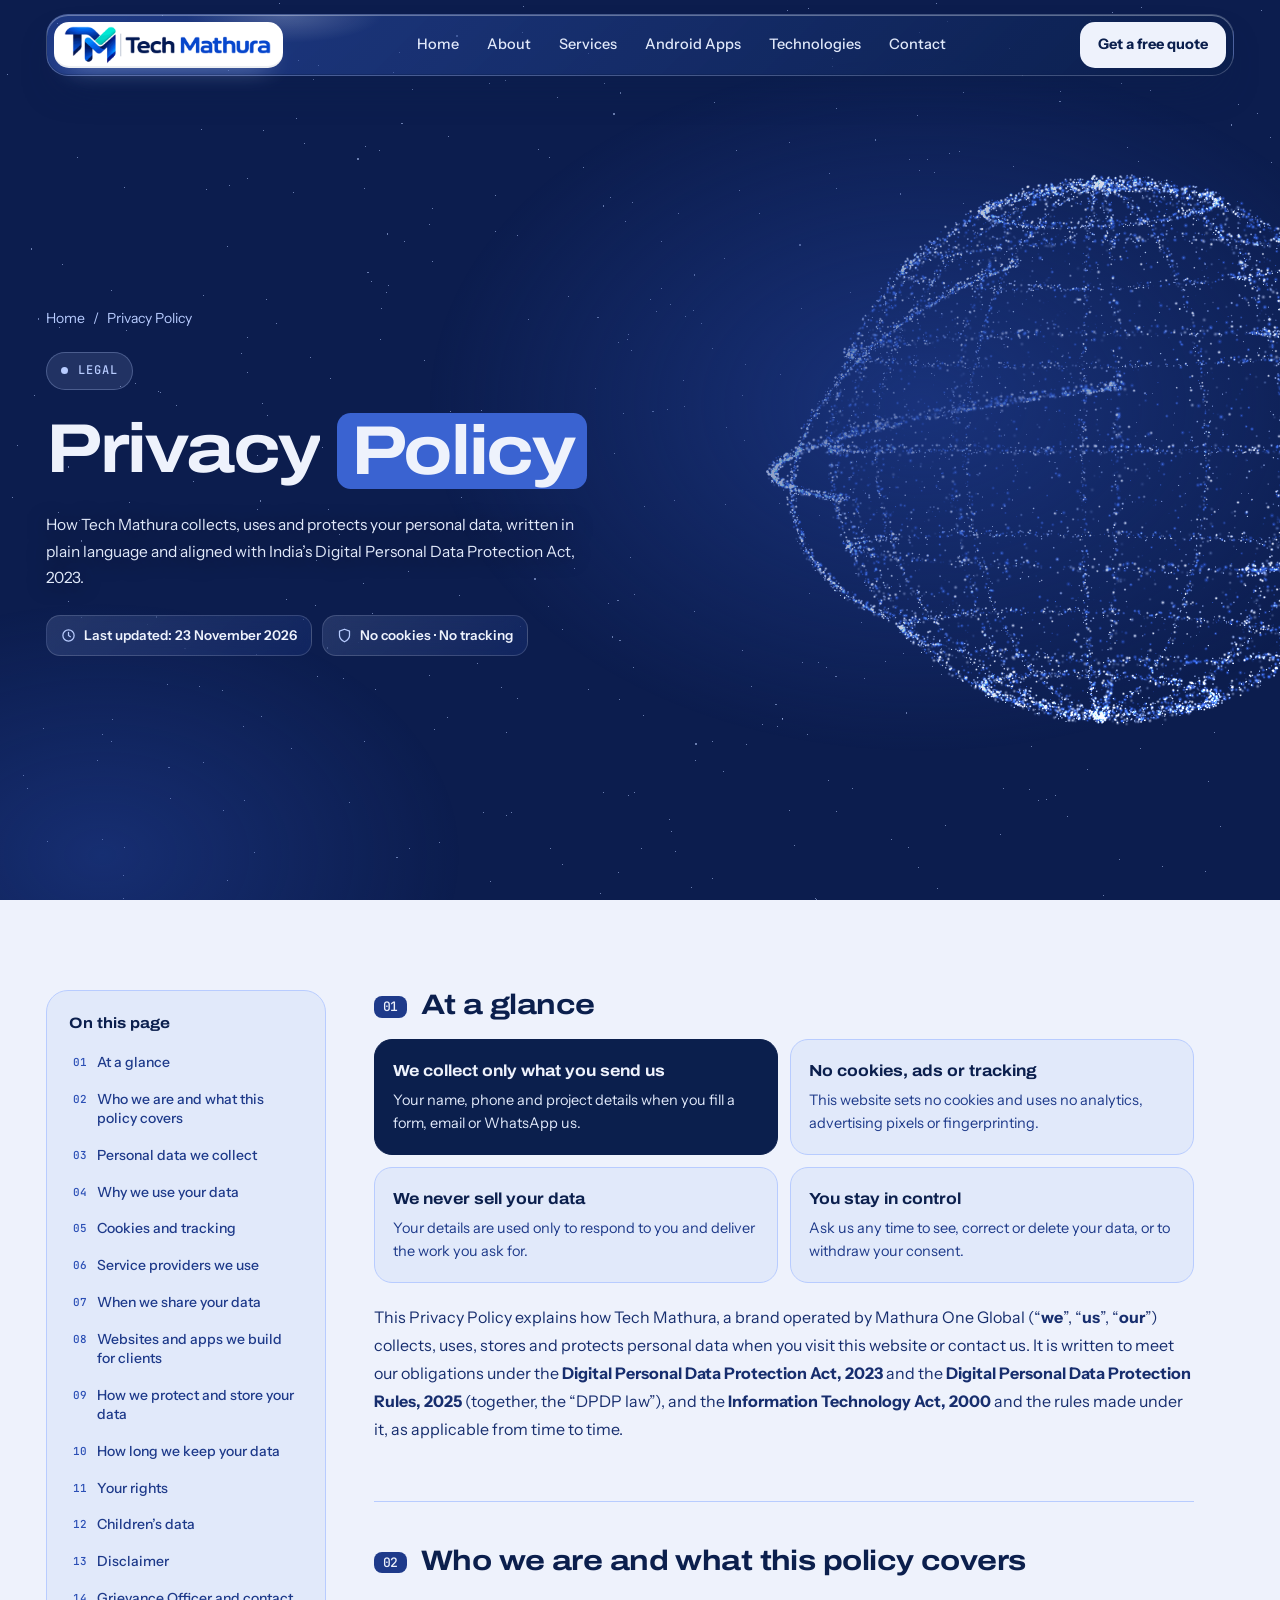
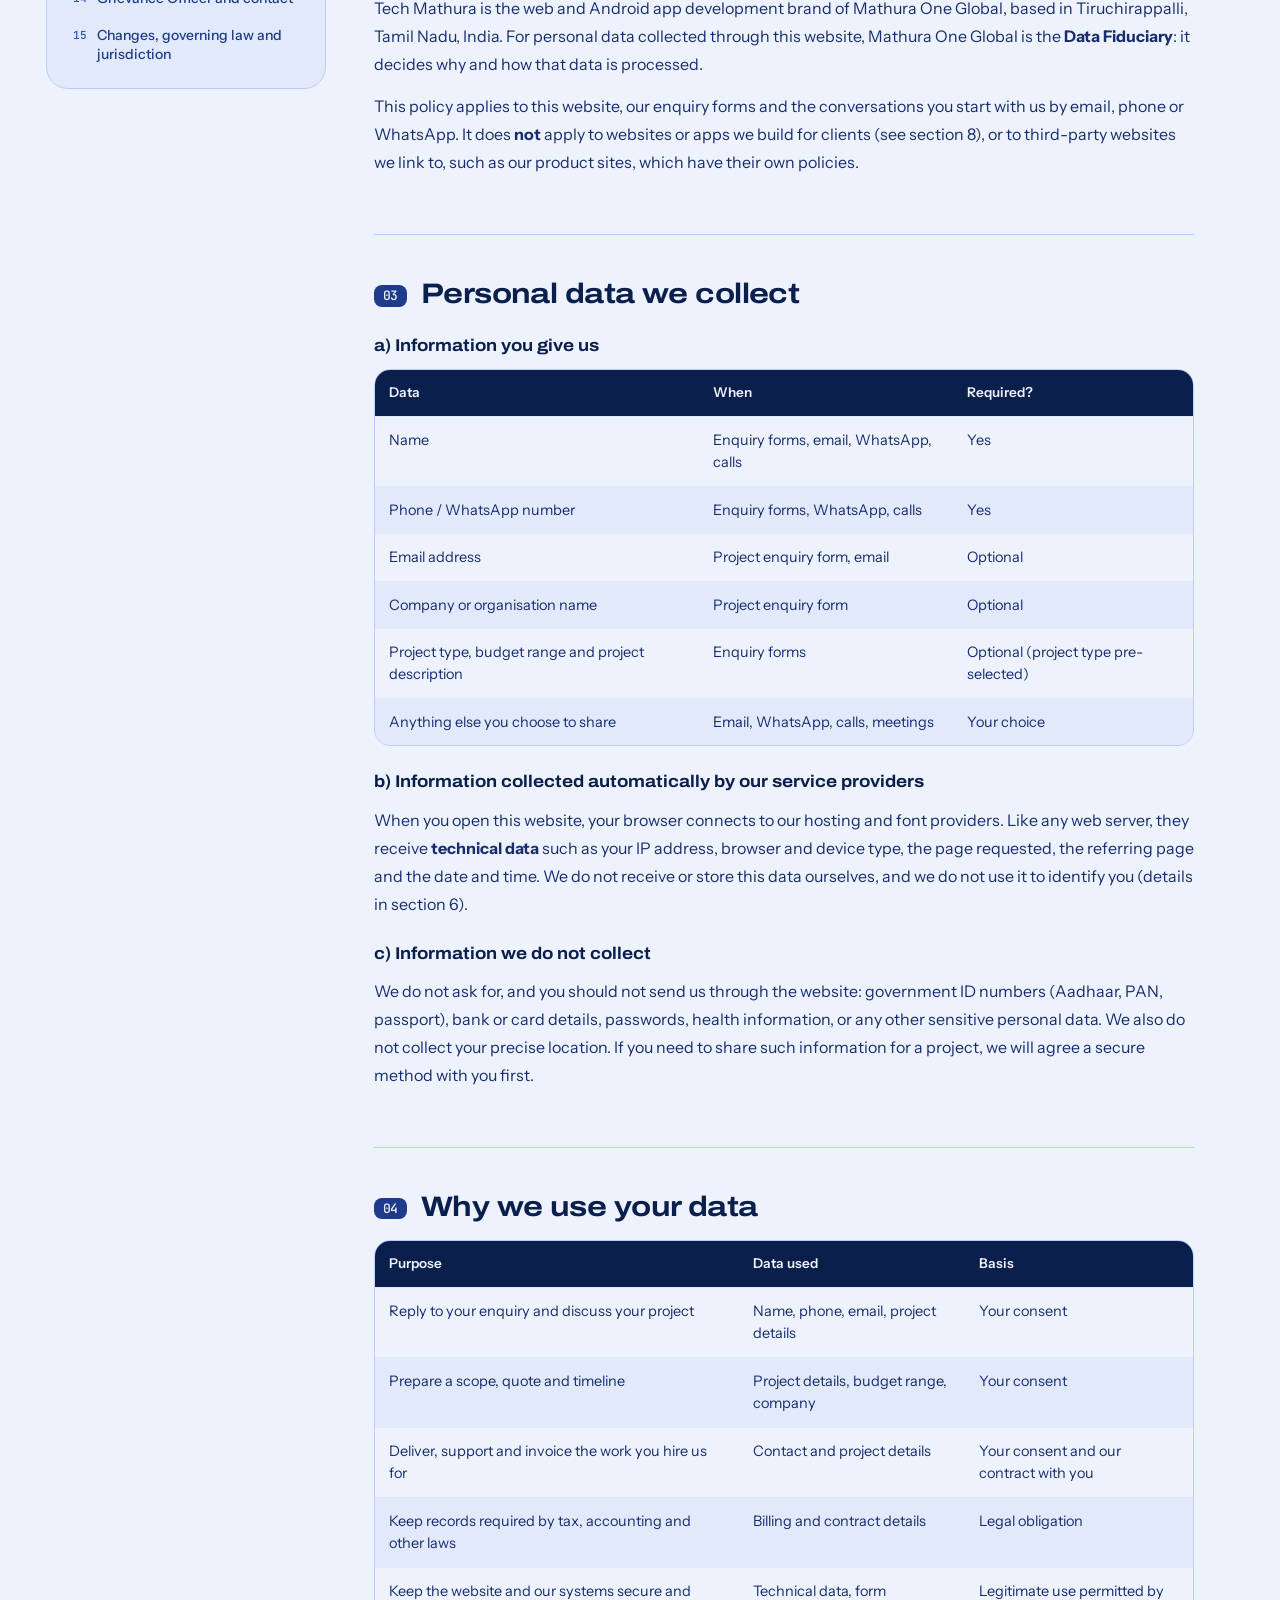
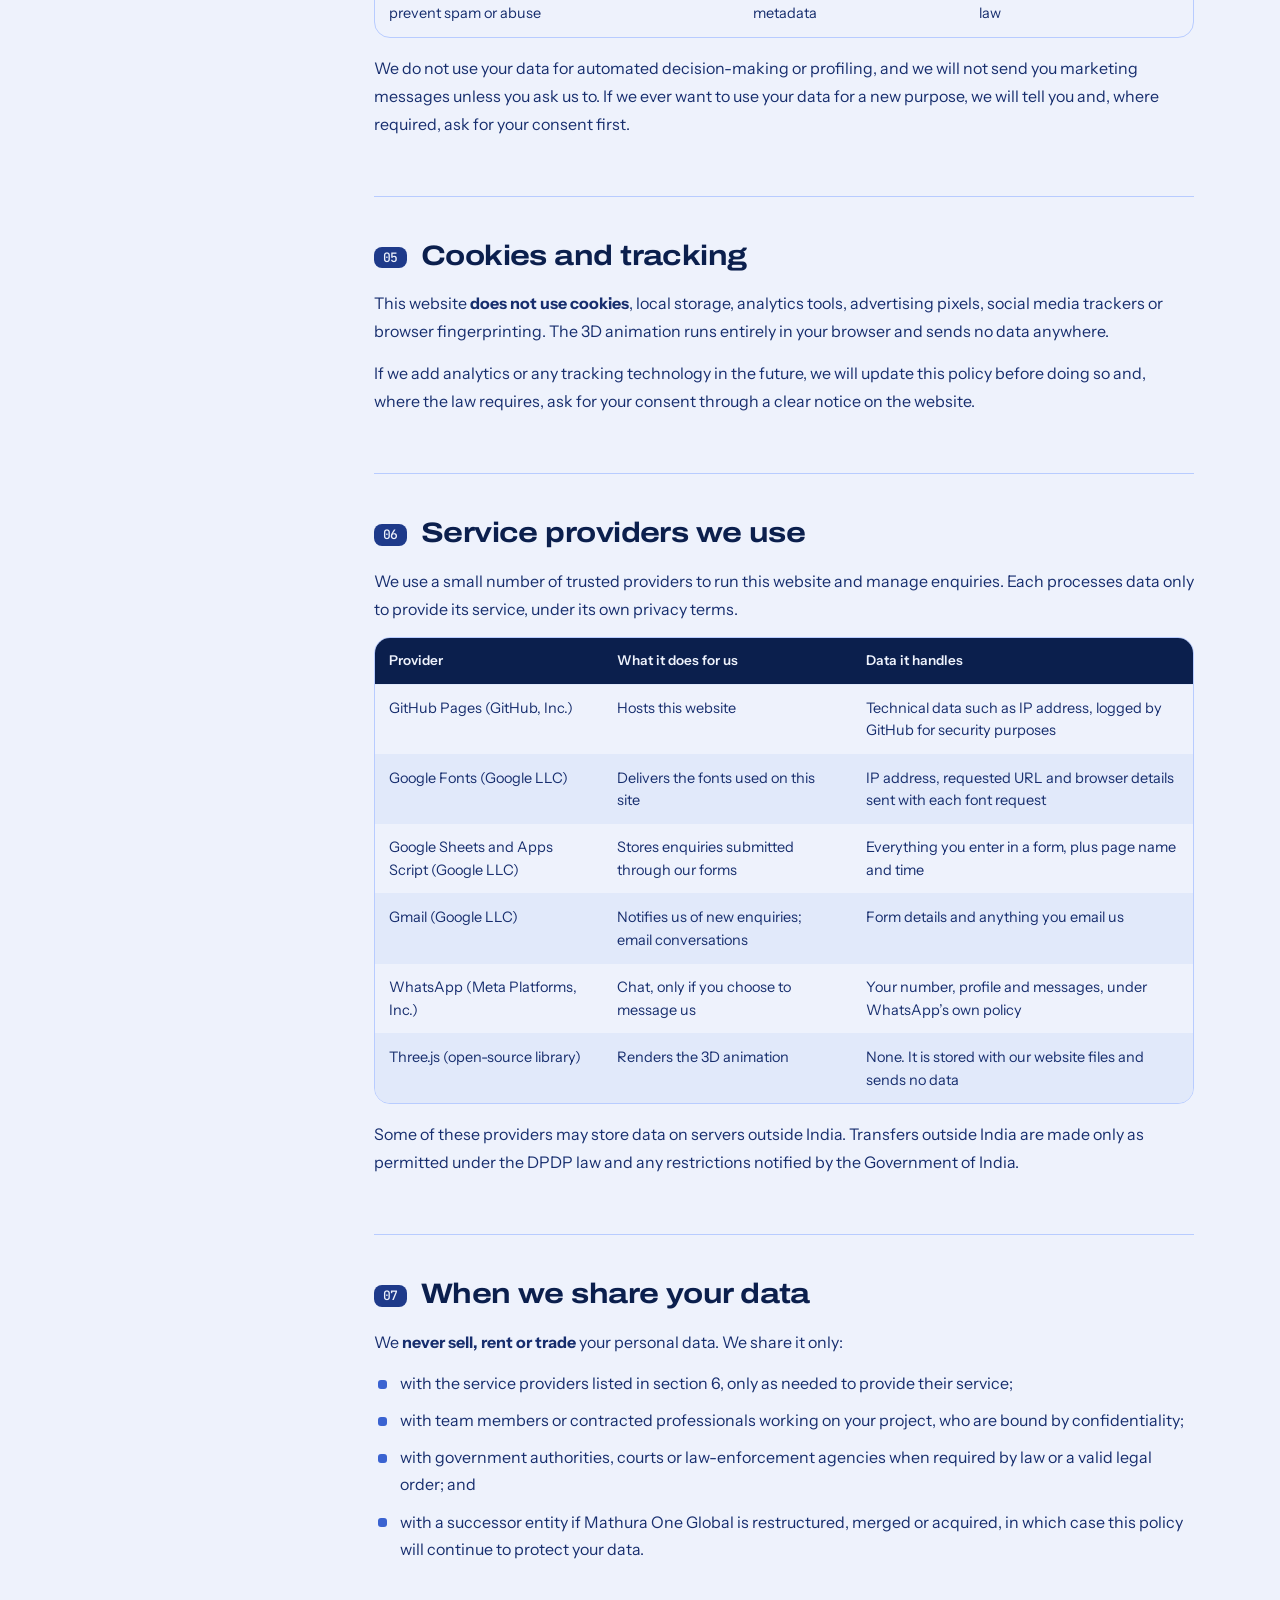
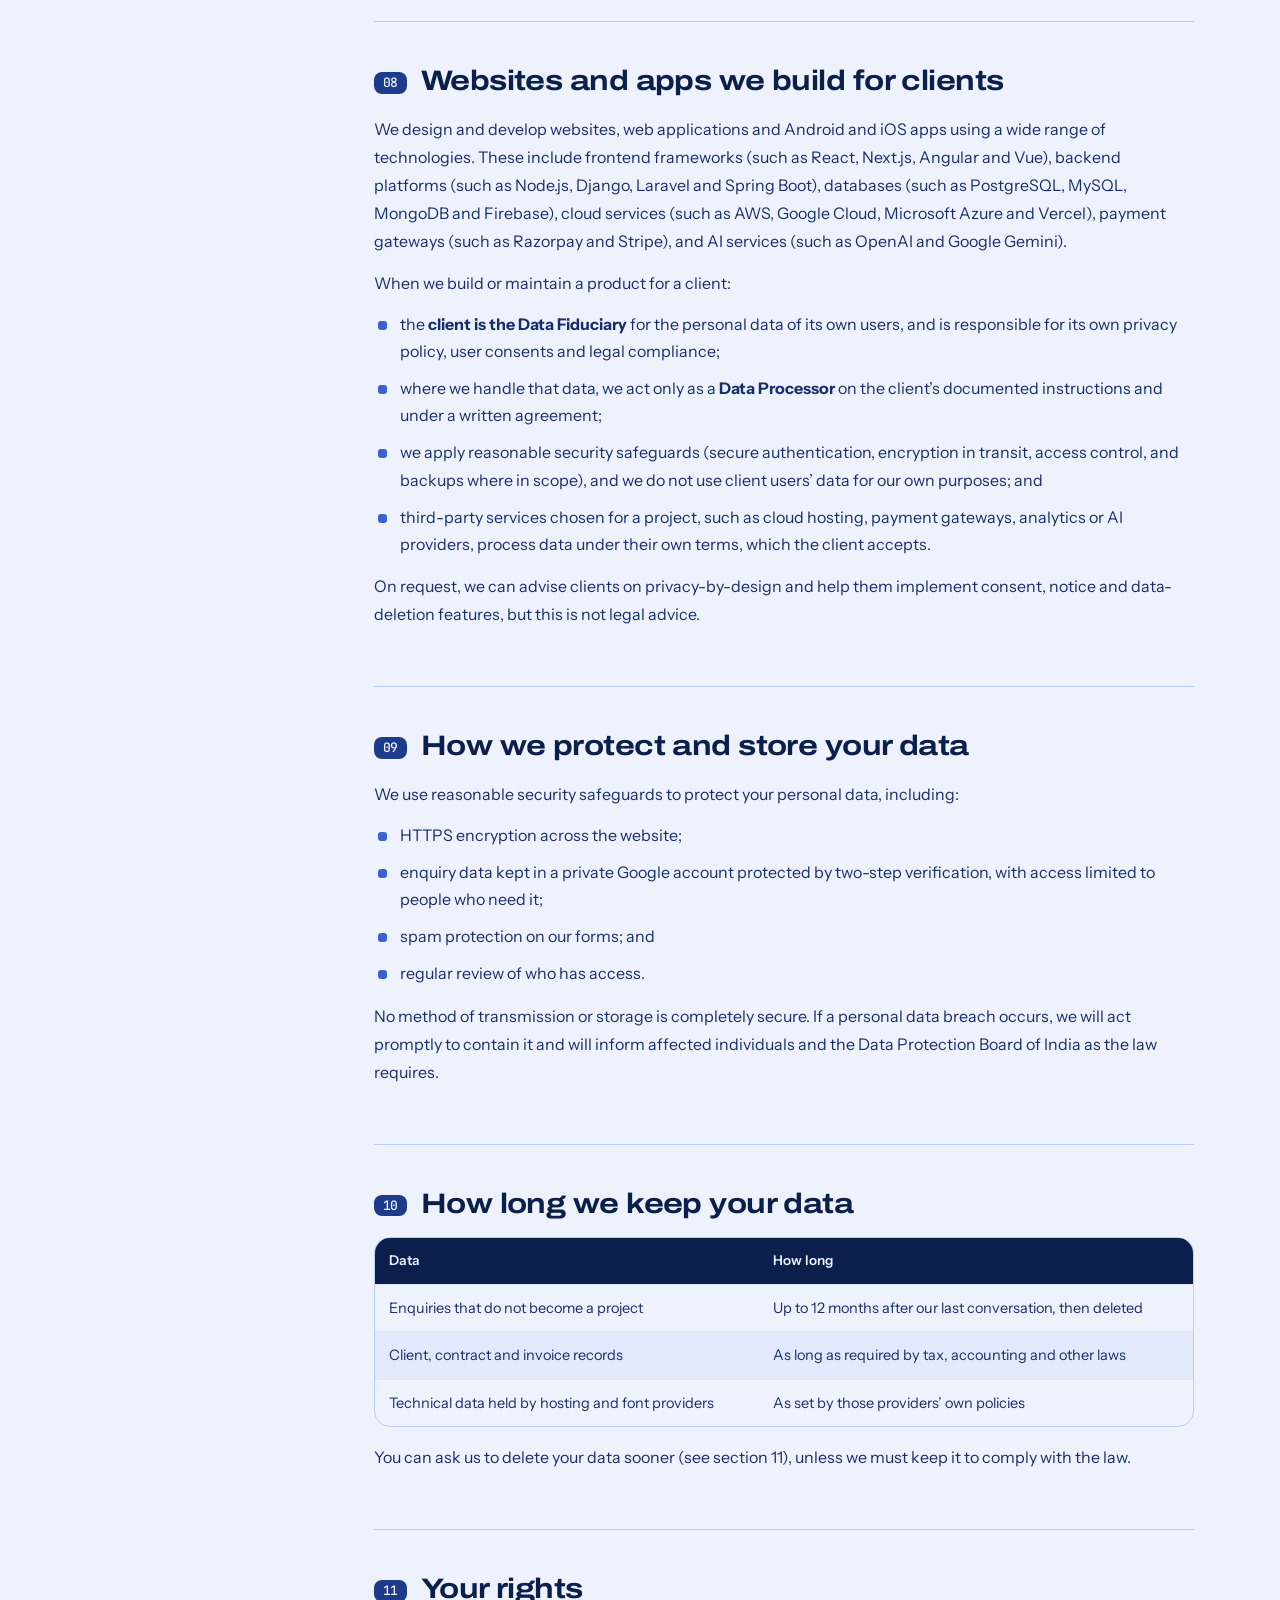
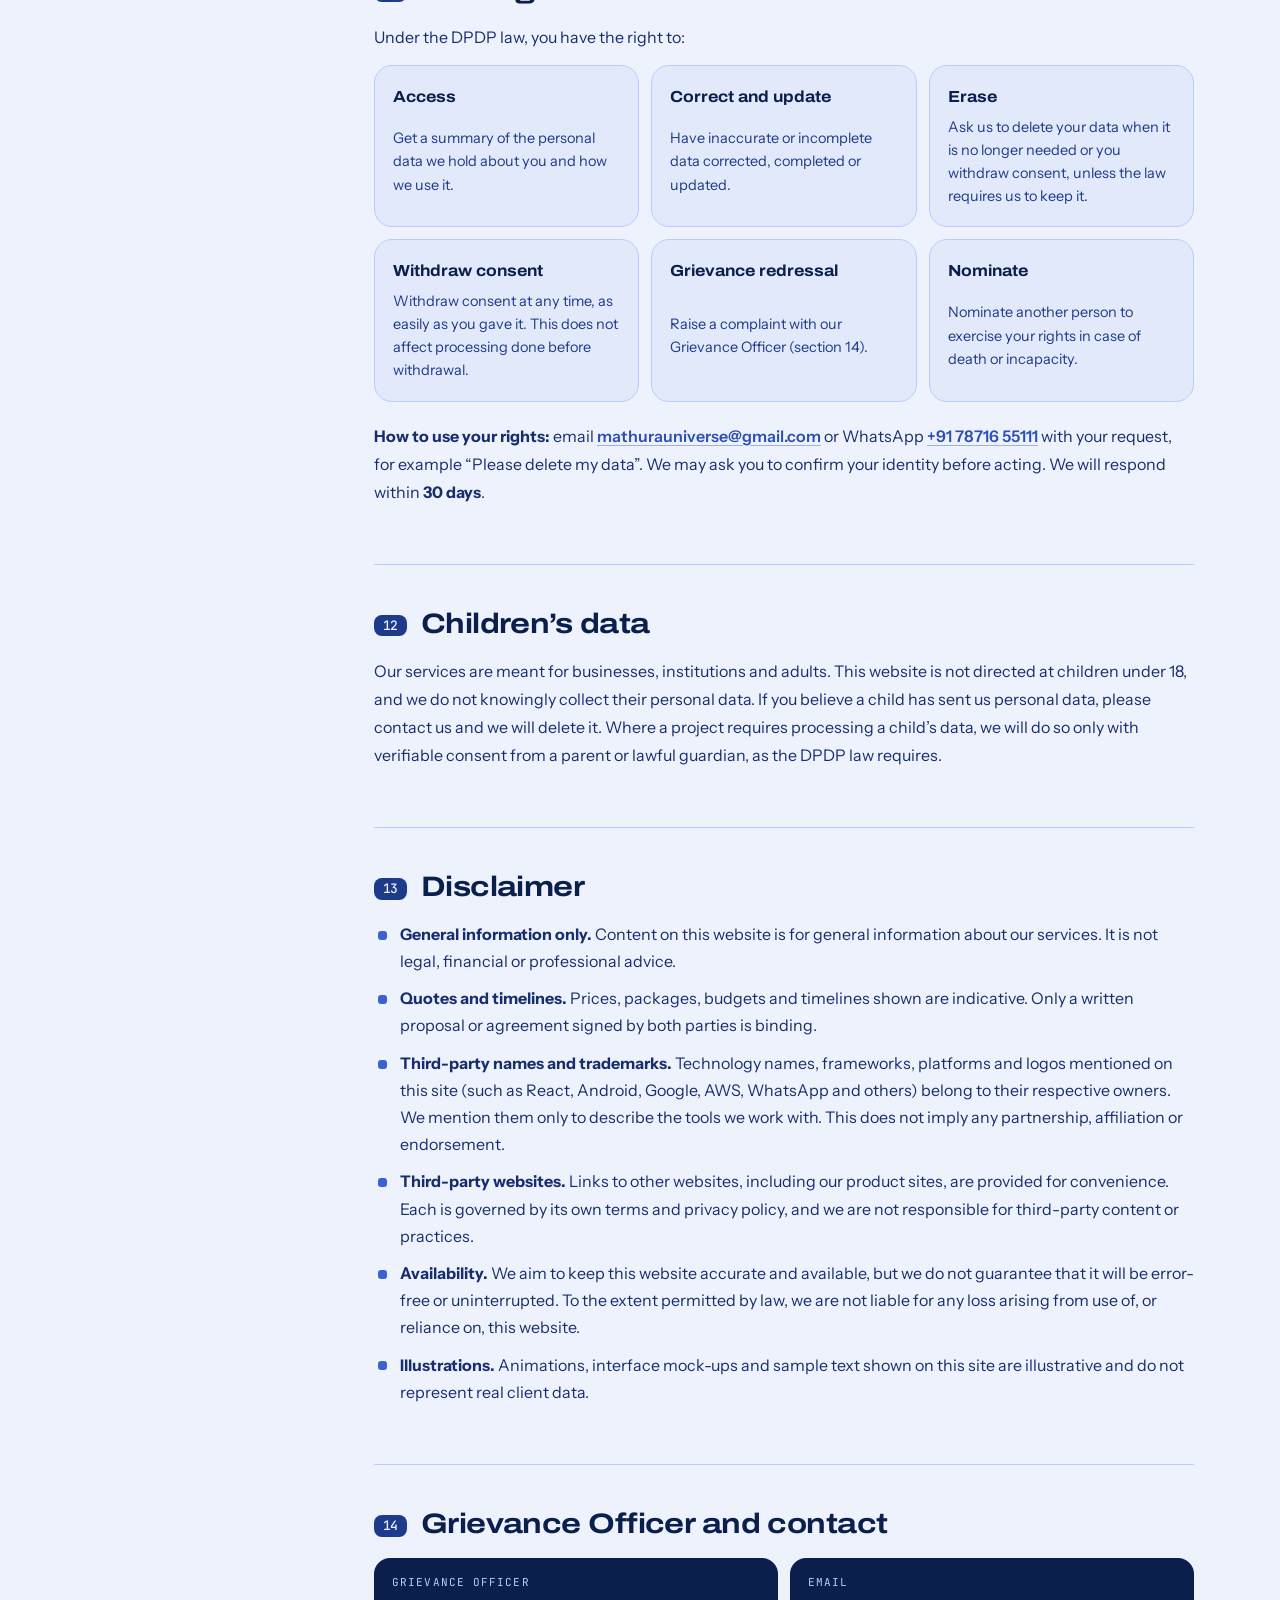
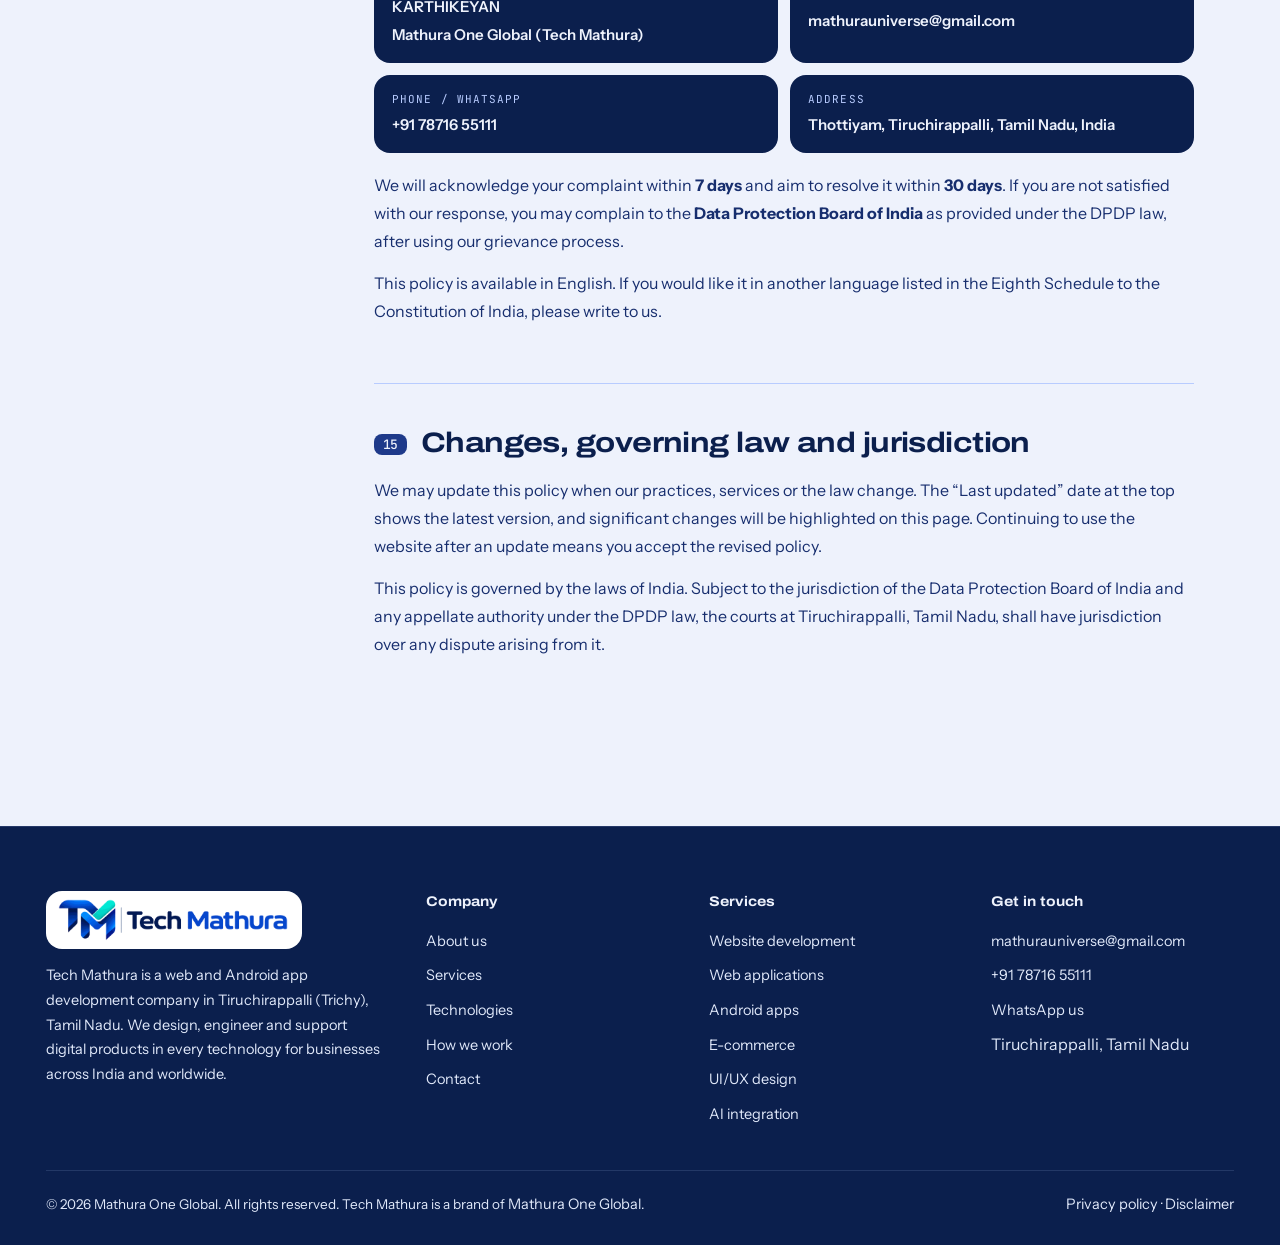
<file: privacy.html>
<!doctype html>
<html lang="en-IN">
<head>
<meta charset="utf-8">
<meta name="viewport" content="width=device-width, initial-scale=1, viewport-fit=cover">
<title>Privacy Policy | Tech Mathura</title>
<meta name="description" content="How Tech Mathura collects, uses and protects personal data under India’s Digital Personal Data Protection Act, 2023.">
<meta name="robots" content="index, follow, max-snippet:-1, max-image-preview:large">
<meta name="theme-color" content="#0C1D4E">
<link rel="icon" href="assets/favicon.svg" type="image/svg+xml"><link rel="apple-touch-icon" href="assets/favicon.png">
<link rel="canonical" href="https://tech.mathuraone.com/privacy.html">
<meta property="og:title" content="Privacy Policy | Tech Mathura"><meta property="og:description" content="How Tech Mathura collects, uses and protects personal data under India’s Digital Personal Data Protection Act, 2023."><meta property="og:type" content="website"><meta property="og:url" content="https://tech.mathuraone.com/privacy.html"><meta property="og:image" content="https://tech.mathuraone.com/assets/og-image.png"><meta property="og:site_name" content="Tech Mathura"><meta name="twitter:card" content="summary_large_image"><meta name="twitter:title" content="Privacy Policy | Tech Mathura"><meta name="twitter:description" content="How Tech Mathura collects, uses and protects personal data under India’s Digital Personal Data Protection Act, 2023."><meta name="twitter:image" content="https://tech.mathuraone.com/assets/og-image.png"><meta property="og:locale" content="en_IN">
<link rel="preconnect" href="https://fonts.googleapis.com"><link rel="preconnect" href="https://fonts.gstatic.com" crossorigin>
<link href="https://fonts.googleapis.com/css2?family=Archivo:wdth,wght@100..125,400..800&family=Instrument+Sans:wght@400;500;600;700&family=JetBrains+Mono:wght@400;500&display=swap" rel="stylesheet">
<link rel="stylesheet" href="style.css">
<script type="application/ld+json">{"@context":"https://schema.org","@graph":[{"@type":["Organization","ProfessionalService"],"@id":"https://tech.mathuraone.com/#org","name":"Tech Mathura","url":"https://tech.mathuraone.com/","logo":{"@type":"ImageObject","url":"https://tech.mathuraone.com/assets/logo.png"},"image":"https://tech.mathuraone.com/assets/og-image.png","description":"Tech Mathura is a website, web application and Android app development company in Tiruchirappalli (Trichy), Tamil Nadu, India, serving businesses across India and worldwide.","email":"mathurauniverse@gmail.com","telephone":"+91-7871655111","address":{"@type":"PostalAddress","addressLocality":"Tiruchirappalli","addressRegion":"Tamil Nadu","addressCountry":"IN"},"areaServed":[{"@type":"City","name":"Tiruchirappalli"},{"@type":"State","name":"Tamil Nadu"},{"@type":"Country","name":"India"}],"parentOrganization":{"@type":"Organization","name":"Mathura One Global","url":"https://mathuraone.com"},"contactPoint":{"@type":"ContactPoint","contactType":"sales","telephone":"+91-7871655111","email":"mathurauniverse@gmail.com","areaServed":"IN","availableLanguage":["English"]},"knowsAbout":["Website development","Web application development","Android app development","iOS app development","Flutter","React","Next.js","Node.js","E-commerce development","UI/UX design","AI integration","SEO"]},{"@type":"WebSite","@id":"https://tech.mathuraone.com/#website","url":"https://tech.mathuraone.com/","name":"Tech Mathura","publisher":{"@id":"https://tech.mathuraone.com/#org"},"inLanguage":"en-IN"},{"@type":"WebPage","@id":"https://tech.mathuraone.com/privacy.html#webpage","url":"https://tech.mathuraone.com/privacy.html","name":"Privacy Policy | Tech Mathura","description":"How Tech Mathura collects, uses and protects personal data under India’s Digital Personal Data Protection Act, 2023.","isPartOf":{"@id":"https://tech.mathuraone.com/#website"},"about":{"@id":"https://tech.mathuraone.com/#org"},"inLanguage":"en-IN"},{"@type":"BreadcrumbList","itemListElement":[{"@type":"ListItem","position":1,"name":"Home","item":"https://tech.mathuraone.com/"},{"@type":"ListItem","position":2,"name":"Privacy Policy","item":"https://tech.mathuraone.com/privacy.html"}]}]}</script>
</head>
<body data-page="privacy">
<canvas id="tm-gl" class="gl" aria-hidden="true"></canvas>
<div class="amb" aria-hidden="true"></div>
<div class="fb" id="fb" aria-hidden="true" hidden></div>
<div class="prog" aria-hidden="true"></div>
<a href="#main" class="sr">Skip to content</a>
<header class="nav"><div class="wrap"><div class="nbar">
<a class="logo " href="index.html" aria-label="Tech Mathura home"><img class="logo-img" src="assets/logo.png" alt="Tech Mathura" width="238" height="50" onerror="this.remove()"><span class="logo-txt"><span class="mk" aria-hidden="true">TM</span><span><b>Tech Mathura</b><small>Web &amp; App Development</small></span></span></a>
<nav class="nlinks" aria-label="Primary"><a class="nl" href="index.html" data-page="home">Home</a><a class="nl" href="about.html" data-page="about">About</a><a class="nl" href="services.html" data-page="services">Services</a><a class="nl" href="android.html" data-page="android">Android Apps</a><a class="nl" href="technologies.html" data-page="technologies">Technologies</a><a class="nl" href="contact.html" data-page="contact">Contact</a></nav>
<a class="ncta" href="contact.html">Get a free quote</a>
<button class="burger" type="button" id="burger" aria-label="Open menu" aria-expanded="false" aria-controls="mmenu"><svg class="ic-x" style="display:none" width="20" height="20" viewBox="0 0 24 24" fill="none" stroke="currentColor" stroke-width="2.2" aria-hidden="true"><path d="M6 6l12 12M18 6L6 18"/></svg><svg class="ic-m" width="20" height="20" viewBox="0 0 24 24" fill="none" stroke="currentColor" stroke-width="2.2" aria-hidden="true"><path d="M4 8h16M4 16h11"/></svg></button>
</div></div></header>
<nav class="mmenu" id="mmenu" aria-label="Mobile" hidden><div><a class="ml" href="index.html" data-page="home"><small>01</small>Home</a><a class="ml" href="about.html" data-page="about"><small>02</small>About</a><a class="ml" href="services.html" data-page="services"><small>03</small>Services</a><a class="ml" href="android.html" data-page="android"><small>04</small>Android Apps</a><a class="ml" href="technologies.html" data-page="technologies"><small>05</small>Technologies</a><a class="ml" href="contact.html" data-page="contact"><small>06</small>Contact</a></div>
<div class="mfoot"><a class="btn b-w" href="contact.html">Get a free quote <svg width="18" height="18" viewBox="0 0 24 24" fill="none" stroke="currentColor" stroke-width="2.4" stroke-linecap="round" stroke-linejoin="round" aria-hidden="true"><path d="M5 12h14M13 6l6 6-6 6"/></svg></a><a class="btn b-g" href="https://wa.me/917871655111"><svg width="18" height="18" viewBox="0 0 24 24" fill="none" stroke="currentColor" stroke-width="2.2" stroke-linecap="round" stroke-linejoin="round" aria-hidden="true"><path d="M4 20l1.4-4.2A8 8 0 1112 20a8 8 0 01-3.8-1z"/><path d="M9 10.5c.5 1.6 1.8 2.9 3.4 3.5"/></svg> WhatsApp us</a><a class="mmail" href="mailto:mathurauniverse@gmail.com">mathurauniverse@gmail.com</a></div></nav>
<main class="main" id="main">

<section class="hero page pv-hero dk" id="top" data-k="2.4,0,.9,4" data-km="0,1.62,.46,4">
<div class="wrap">
<nav class="crumbs fu" style="animation-delay:.4s" aria-label="Breadcrumb"><a href="index.html">Home</a><span>/</span><span>Privacy Policy</span></nav>
<span class="tag fu" style="animation-delay:.45s"><i></i>Legal</span>
<h1 class="ar h1" aria-label="Privacy Policy"><span aria-hidden="true"><span class="w"><span style="animation-delay:0.55s">Privacy</span></span> <span class="w"><span style="animation-delay:0.64s"><span class="chipw">Policy</span></span></span></span></h1>
<p class="sub hsub fu" style="animation-delay:1s">How Tech Mathura collects, uses and protects your personal data, written in plain language and aligned with India’s Digital Personal Data Protection Act, 2023.</p>
<div class="hchips fu" style="animation-delay:1.15s"><span class="hc"><svg width="15" height="15" viewBox="0 0 24 24" fill="none" stroke="#B8CCFF" stroke-width="2" stroke-linecap="round" stroke-linejoin="round" aria-hidden="true"><circle cx="12" cy="12" r="9"/><path d="M12 7v5l3 2"/></svg>Last updated: 23 November 2026</span><span class="hc"><svg width="15" height="15" viewBox="0 0 24 24" fill="none" stroke="#B8CCFF" stroke-width="2" stroke-linecap="round" stroke-linejoin="round" aria-hidden="true"><path d="M12 22s8-4 8-10V5l-8-3-8 3v7c0 6 8 10 8 10z"/></svg>No cookies · No tracking</span></div>
</div></section>
<section class="sec lt pv" data-rv data-k="2.4,0,.9,4" data-km="0,1.62,.46,4"><div class="wrap pv-g">
<aside class="pv-toc"><details open><summary>On this page</summary><nav aria-label="Privacy policy sections"><a href="#summary"><span>01</span>At a glance</a><a href="#who"><span>02</span>Who we are and what this policy covers</a><a href="#collect"><span>03</span>Personal data we collect</a><a href="#use"><span>04</span>Why we use your data</a><a href="#cookies"><span>05</span>Cookies and tracking</a><a href="#third"><span>06</span>Service providers we use</a><a href="#share"><span>07</span>When we share your data</a><a href="#clients"><span>08</span>Websites and apps we build for clients</a><a href="#security"><span>09</span>How we protect and store your data</a><a href="#retention"><span>10</span>How long we keep your data</a><a href="#rights"><span>11</span>Your rights</a><a href="#children"><span>12</span>Children’s data</a><a href="#disclaimer"><span>13</span>Disclaimer</a><a href="#grievance"><span>14</span>Grievance Officer and contact</a><a href="#changes"><span>15</span>Changes, governing law and jurisdiction</a></nav></details></aside>
<article class="pv-body"><section class="pv-s" id="summary"><h2 class="ar"><span class="pv-n">01</span>At a glance</h2><div class="pv-glance">
<div><b>We collect only what you send us</b><span>Your name, phone and project details when you fill a form, email or WhatsApp us.</span></div>
<div><b>No cookies, ads or tracking</b><span>This website sets no cookies and uses no analytics, advertising pixels or fingerprinting.</span></div>
<div><b>We never sell your data</b><span>Your details are used only to respond to you and deliver the work you ask for.</span></div>
<div><b>You stay in control</b><span>Ask us any time to see, correct or delete your data, or to withdraw your consent.</span></div>
</div>
<p>This Privacy Policy explains how Tech Mathura, a brand operated by Mathura One Global (“<b>we</b>”, “<b>us</b>”, “<b>our</b>”) collects, uses, stores and protects personal data when you visit this website or contact us. It is written to meet our obligations under the <b>Digital Personal Data Protection Act, 2023</b> and the <b>Digital Personal Data Protection Rules, 2025</b> (together, the “DPDP law”), and the <b>Information Technology Act, 2000</b> and the rules made under it, as applicable from time to time.</p></section><section class="pv-s" id="who"><h2 class="ar"><span class="pv-n">02</span>Who we are and what this policy covers</h2><p>Tech Mathura is the web and Android app development brand of Mathura One Global, based in Tiruchirappalli, Tamil Nadu, India. For personal data collected through this website, Mathura One Global is the <b>Data Fiduciary</b>: it decides why and how that data is processed.</p>
<p>This policy applies to this website, our enquiry forms and the conversations you start with us by email, phone or WhatsApp. It does <b>not</b> apply to websites or apps we build for clients (see section 8), or to third-party websites we link to, such as our product sites, which have their own policies.</p></section><section class="pv-s" id="collect"><h2 class="ar"><span class="pv-n">03</span>Personal data we collect</h2><h3>a) Information you give us</h3><div class="tbl"><table><thead><tr><th>Data</th><th>When</th><th>Required?</th></tr></thead><tbody><tr><td data-label="Data">Name</td><td data-label="When">Enquiry forms, email, WhatsApp, calls</td><td data-label="Required?">Yes</td></tr><tr><td data-label="Data">Phone / WhatsApp number</td><td data-label="When">Enquiry forms, WhatsApp, calls</td><td data-label="Required?">Yes</td></tr><tr><td data-label="Data">Email address</td><td data-label="When">Project enquiry form, email</td><td data-label="Required?">Optional</td></tr><tr><td data-label="Data">Company or organisation name</td><td data-label="When">Project enquiry form</td><td data-label="Required?">Optional</td></tr><tr><td data-label="Data">Project type, budget range and project description</td><td data-label="When">Enquiry forms</td><td data-label="Required?">Optional (project type pre-selected)</td></tr><tr><td data-label="Data">Anything else you choose to share</td><td data-label="When">Email, WhatsApp, calls, meetings</td><td data-label="Required?">Your choice</td></tr></tbody></table></div>
<h3>b) Information collected automatically by our service providers</h3>
<p>When you open this website, your browser connects to our hosting and font providers. Like any web server, they receive <b>technical data</b> such as your IP address, browser and device type, the page requested, the referring page and the date and time. We do not receive or store this data ourselves, and we do not use it to identify you (details in section 6).</p>
<h3>c) Information we do not collect</h3>
<p>We do not ask for, and you should not send us through the website: government ID numbers (Aadhaar, PAN, passport), bank or card details, passwords, health information, or any other sensitive personal data. We also do not collect your precise location. If you need to share such information for a project, we will agree a secure method with you first.</p></section><section class="pv-s" id="use"><h2 class="ar"><span class="pv-n">04</span>Why we use your data</h2><div class="tbl"><table><thead><tr><th>Purpose</th><th>Data used</th><th>Basis</th></tr></thead><tbody><tr><td data-label="Purpose">Reply to your enquiry and discuss your project</td><td data-label="Data used">Name, phone, email, project details</td><td data-label="Basis">Your consent</td></tr><tr><td data-label="Purpose">Prepare a scope, quote and timeline</td><td data-label="Data used">Project details, budget range, company</td><td data-label="Basis">Your consent</td></tr><tr><td data-label="Purpose">Deliver, support and invoice the work you hire us for</td><td data-label="Data used">Contact and project details</td><td data-label="Basis">Your consent and our contract with you</td></tr><tr><td data-label="Purpose">Keep records required by tax, accounting and other laws</td><td data-label="Data used">Billing and contract details</td><td data-label="Basis">Legal obligation</td></tr><tr><td data-label="Purpose">Keep the website and our systems secure and prevent spam or abuse</td><td data-label="Data used">Technical data, form metadata</td><td data-label="Basis">Legitimate use permitted by law</td></tr></tbody></table></div>
<p>We do not use your data for automated decision-making or profiling, and we will not send you marketing messages unless you ask us to. If we ever want to use your data for a new purpose, we will tell you and, where required, ask for your consent first.</p></section><section class="pv-s" id="cookies"><h2 class="ar"><span class="pv-n">05</span>Cookies and tracking</h2><p>This website <b>does not use cookies</b>, local storage, analytics tools, advertising pixels, social media trackers or browser fingerprinting. The 3D animation runs entirely in your browser and sends no data anywhere.</p>
<p>If we add analytics or any tracking technology in the future, we will update this policy before doing so and, where the law requires, ask for your consent through a clear notice on the website.</p></section><section class="pv-s" id="third"><h2 class="ar"><span class="pv-n">06</span>Service providers we use</h2><p>We use a small number of trusted providers to run this website and manage enquiries. Each processes data only to provide its service, under its own privacy terms.</p><div class="tbl"><table><thead><tr><th>Provider</th><th>What it does for us</th><th>Data it handles</th></tr></thead><tbody><tr><td data-label="Provider">GitHub Pages (GitHub, Inc.)</td><td data-label="What it does for us">Hosts this website</td><td data-label="Data it handles">Technical data such as IP address, logged by GitHub for security purposes</td></tr><tr><td data-label="Provider">Google Fonts (Google LLC)</td><td data-label="What it does for us">Delivers the fonts used on this site</td><td data-label="Data it handles">IP address, requested URL and browser details sent with each font request</td></tr><tr><td data-label="Provider">Google Sheets and Apps Script (Google LLC)</td><td data-label="What it does for us">Stores enquiries submitted through our forms</td><td data-label="Data it handles">Everything you enter in a form, plus page name and time</td></tr><tr><td data-label="Provider">Gmail (Google LLC)</td><td data-label="What it does for us">Notifies us of new enquiries; email conversations</td><td data-label="Data it handles">Form details and anything you email us</td></tr><tr><td data-label="Provider">WhatsApp (Meta Platforms, Inc.)</td><td data-label="What it does for us">Chat, only if you choose to message us</td><td data-label="Data it handles">Your number, profile and messages, under WhatsApp’s own policy</td></tr><tr><td data-label="Provider">Three.js (open-source library)</td><td data-label="What it does for us">Renders the 3D animation</td><td data-label="Data it handles">None. It is stored with our website files and sends no data</td></tr></tbody></table></div>
<p>Some of these providers may store data on servers outside India. Transfers outside India are made only as permitted under the DPDP law and any restrictions notified by the Government of India.</p></section><section class="pv-s" id="share"><h2 class="ar"><span class="pv-n">07</span>When we share your data</h2><p>We <b>never sell, rent or trade</b> your personal data. We share it only:</p>
<ul class="pv-list"><li>with the service providers listed in section 6, only as needed to provide their service;</li>
<li>with team members or contracted professionals working on your project, who are bound by confidentiality;</li>
<li>with government authorities, courts or law-enforcement agencies when required by law or a valid legal order; and</li>
<li>with a successor entity if Mathura One Global is restructured, merged or acquired, in which case this policy will continue to protect your data.</li></ul></section><section class="pv-s" id="clients"><h2 class="ar"><span class="pv-n">08</span>Websites and apps we build for clients</h2><p>We design and develop websites, web applications and Android and iOS apps using a wide range of technologies. These include frontend frameworks (such as React, Next.js, Angular and Vue), backend platforms (such as Node.js, Django, Laravel and Spring Boot), databases (such as PostgreSQL, MySQL, MongoDB and Firebase), cloud services (such as AWS, Google Cloud, Microsoft Azure and Vercel), payment gateways (such as Razorpay and Stripe), and AI services (such as OpenAI and Google Gemini).</p>
<p>When we build or maintain a product for a client:</p>
<ul class="pv-list"><li>the <b>client is the Data Fiduciary</b> for the personal data of its own users, and is responsible for its own privacy policy, user consents and legal compliance;</li>
<li>where we handle that data, we act only as a <b>Data Processor</b> on the client’s documented instructions and under a written agreement;</li>
<li>we apply reasonable security safeguards (secure authentication, encryption in transit, access control, and backups where in scope), and we do not use client users’ data for our own purposes; and</li>
<li>third-party services chosen for a project, such as cloud hosting, payment gateways, analytics or AI providers, process data under their own terms, which the client accepts.</li></ul>
<p>On request, we can advise clients on privacy-by-design and help them implement consent, notice and data-deletion features, but this is not legal advice.</p></section><section class="pv-s" id="security"><h2 class="ar"><span class="pv-n">09</span>How we protect and store your data</h2><p>We use reasonable security safeguards to protect your personal data, including:</p>
<ul class="pv-list"><li>HTTPS encryption across the website;</li><li>enquiry data kept in a private Google account protected by two-step verification, with access limited to people who need it;</li><li>spam protection on our forms; and</li><li>regular review of who has access.</li></ul>
<p>No method of transmission or storage is completely secure. If a personal data breach occurs, we will act promptly to contain it and will inform affected individuals and the Data Protection Board of India as the law requires.</p></section><section class="pv-s" id="retention"><h2 class="ar"><span class="pv-n">10</span>How long we keep your data</h2><div class="tbl"><table><thead><tr><th>Data</th><th>How long</th></tr></thead><tbody><tr><td data-label="Data">Enquiries that do not become a project</td><td data-label="How long">Up to 12 months after our last conversation, then deleted</td></tr><tr><td data-label="Data">Client, contract and invoice records</td><td data-label="How long">As long as required by tax, accounting and other laws</td></tr><tr><td data-label="Data">Technical data held by hosting and font providers</td><td data-label="How long">As set by those providers’ own policies</td></tr></tbody></table></div><p>You can ask us to delete your data sooner (see section 11), unless we must keep it to comply with the law.</p></section><section class="pv-s" id="rights"><h2 class="ar"><span class="pv-n">11</span>Your rights</h2><p>Under the DPDP law, you have the right to:</p>
<div class="pv-rights">
<div><b>Access</b><span>Get a summary of the personal data we hold about you and how we use it.</span></div>
<div><b>Correct and update</b><span>Have inaccurate or incomplete data corrected, completed or updated.</span></div>
<div><b>Erase</b><span>Ask us to delete your data when it is no longer needed or you withdraw consent, unless the law requires us to keep it.</span></div>
<div><b>Withdraw consent</b><span>Withdraw consent at any time, as easily as you gave it. This does not affect processing done before withdrawal.</span></div>
<div><b>Grievance redressal</b><span>Raise a complaint with our Grievance Officer (section 14).</span></div>
<div><b>Nominate</b><span>Nominate another person to exercise your rights in case of death or incapacity.</span></div>
</div>
<p><b>How to use your rights:</b> email <a href="mailto:mathurauniverse@gmail.com">mathurauniverse@gmail.com</a> or WhatsApp <a href="https://wa.me/917871655111">+91 78716 55111</a> with your request, for example “Please delete my data”. We may ask you to confirm your identity before acting. We will respond within <b>30 days</b>.</p></section><section class="pv-s" id="children"><h2 class="ar"><span class="pv-n">12</span>Children’s data</h2><p>Our services are meant for businesses, institutions and adults. This website is not directed at children under 18, and we do not knowingly collect their personal data. If you believe a child has sent us personal data, please contact us and we will delete it. Where a project requires processing a child’s data, we will do so only with verifiable consent from a parent or lawful guardian, as the DPDP law requires.</p></section><section class="pv-s" id="disclaimer"><h2 class="ar"><span class="pv-n">13</span>Disclaimer</h2><ul class="pv-list">
<li><b>General information only.</b> Content on this website is for general information about our services. It is not legal, financial or professional advice.</li>
<li><b>Quotes and timelines.</b> Prices, packages, budgets and timelines shown are indicative. Only a written proposal or agreement signed by both parties is binding.</li>
<li><b>Third-party names and trademarks.</b> Technology names, frameworks, platforms and logos mentioned on this site (such as React, Android, Google, AWS, WhatsApp and others) belong to their respective owners. We mention them only to describe the tools we work with. This does not imply any partnership, affiliation or endorsement.</li>
<li><b>Third-party websites.</b> Links to other websites, including our product sites, are provided for convenience. Each is governed by its own terms and privacy policy, and we are not responsible for third-party content or practices.</li>
<li><b>Availability.</b> We aim to keep this website accurate and available, but we do not guarantee that it will be error-free or uninterrupted. To the extent permitted by law, we are not liable for any loss arising from use of, or reliance on, this website.</li>
<li><b>Illustrations.</b> Animations, interface mock-ups and sample text shown on this site are illustrative and do not represent real client data.</li></ul></section><section class="pv-s" id="grievance"><h2 class="ar"><span class="pv-n">14</span>Grievance Officer and contact</h2><div class="pv-go">
<div><span class="mono">Grievance Officer</span><b>KARTHIKEYAN</b><span>Mathura One Global (Tech Mathura)</span></div>
<div><span class="mono">Email</span><a href="mailto:mathurauniverse@gmail.com">mathurauniverse@gmail.com</a></div>
<div><span class="mono">Phone / WhatsApp</span><a href="tel:+917871655111">+91 78716 55111</a></div>
<div><span class="mono">Address</span><span>Thottiyam, Tiruchirappalli, Tamil Nadu, India</span></div>
</div>
<p>We will acknowledge your complaint within <b>7 days</b> and aim to resolve it within <b>30 days</b>. If you are not satisfied with our response, you may complain to the <b>Data Protection Board of India</b> as provided under the DPDP law, after using our grievance process.</p>
<p>This policy is available in English. If you would like it in another language listed in the Eighth Schedule to the Constitution of India, please write to us.</p></section><section class="pv-s" id="changes"><h2 class="ar"><span class="pv-n">15</span>Changes, governing law and jurisdiction</h2><p>We may update this policy when our practices, services or the law change. The “Last updated” date at the top shows the latest version, and significant changes will be highlighted on this page. Continuing to use the website after an update means you accept the revised policy.</p>
<p>This policy is governed by the laws of India. Subject to the jurisdiction of the Data Protection Board of India and any appellate authority under the DPDP law, the courts at Tiruchirappalli, Tamil Nadu, shall have jurisdiction over any dispute arising from it.</p></section></article>
</div></section>
</main>
<footer class="foot"><div class="wrap">
<div class="fg">
<div><a class="logo foot-logo" href="index.html" aria-label="Tech Mathura home"><img class="logo-img" src="assets/logo-full.png" alt="Tech Mathura" width="200" height="68" onerror="this.remove()"><span class="logo-txt"><span class="mk" aria-hidden="true">TM</span><span><b>Tech Mathura</b><small>Web &amp; App Development</small></span></span></a>
<p>Tech Mathura is a web and Android app development company in Tiruchirappalli (Trichy), Tamil Nadu. We design, engineer and support digital products in every technology for businesses across India and worldwide.</p></div>
<div><h4>Company</h4><ul><li><a href="about.html">About us</a></li><li><a href="services.html">Services</a></li><li><a href="technologies.html">Technologies</a></li><li><a href="index.html#process">How we work</a></li><li><a href="contact.html">Contact</a></li></ul></div>
<div><h4>Services</h4><ul><li><a href="services.html#websites">Website development</a></li><li><a href="services.html#webapps">Web applications</a></li><li><a href="android.html">Android apps</a></li><li><a href="services.html#ecommerce">E-commerce</a></li><li><a href="services.html#uiux">UI/UX design</a></li><li><a href="services.html#ai">AI integration</a></li></ul></div>
<div><h4>Get in touch</h4><ul><li><a href="mailto:mathurauniverse@gmail.com">mathurauniverse@gmail.com</a></li><li><a href="tel:+917871655111">+91 78716 55111</a></li><li><a href="https://wa.me/917871655111">WhatsApp us</a></li><li>Tiruchirappalli, Tamil Nadu</li></ul></div>
</div>
<div class="fb2"><span>© <span data-year>2026</span> Mathura One Global. All rights reserved. Tech Mathura is a brand of <a href="https://mathuraone.com" target="_blank" rel="noopener">Mathura One Global</a>.</span><span><a href="privacy.html">Privacy policy</a> · <a href="privacy.html#disclaimer">Disclaimer</a></span></div>
</div></footer>
<script src="three.min.js"></script>
<script src="script.js"></script>
</body>
</html>
</file>
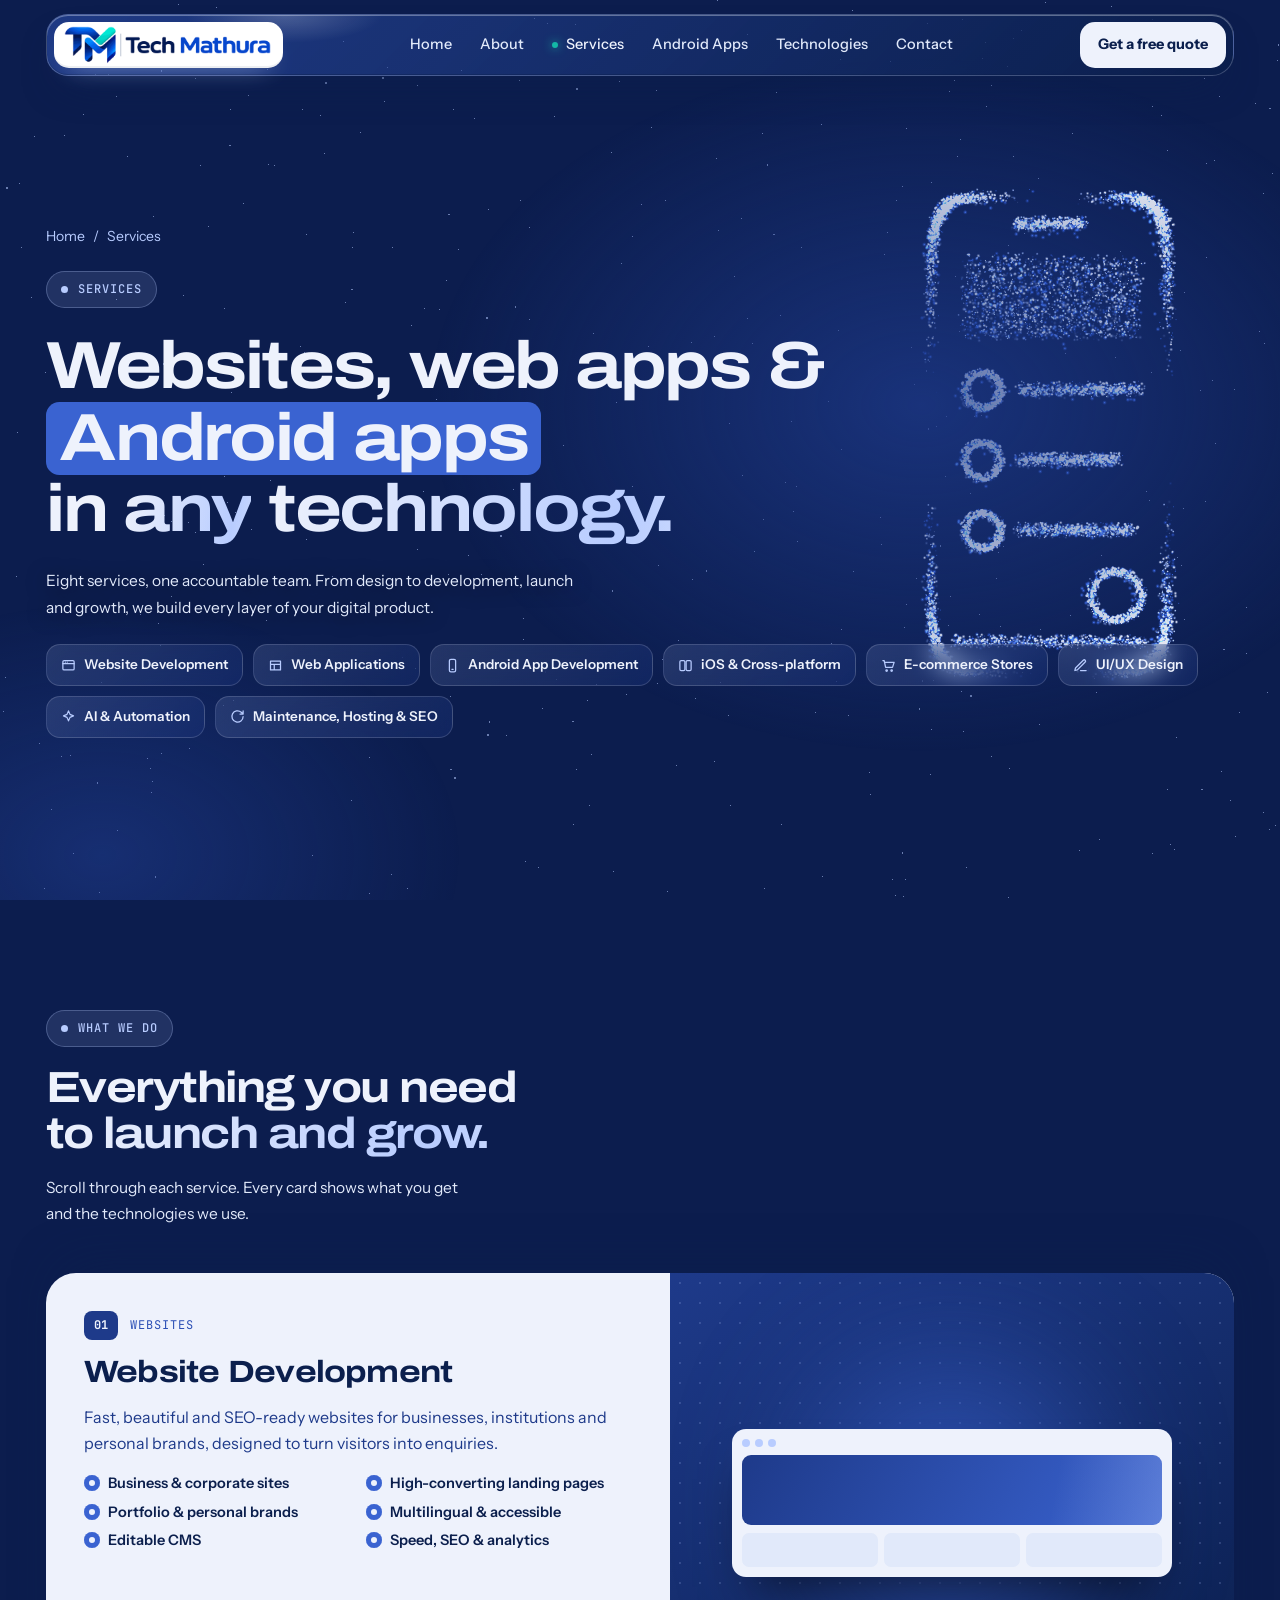
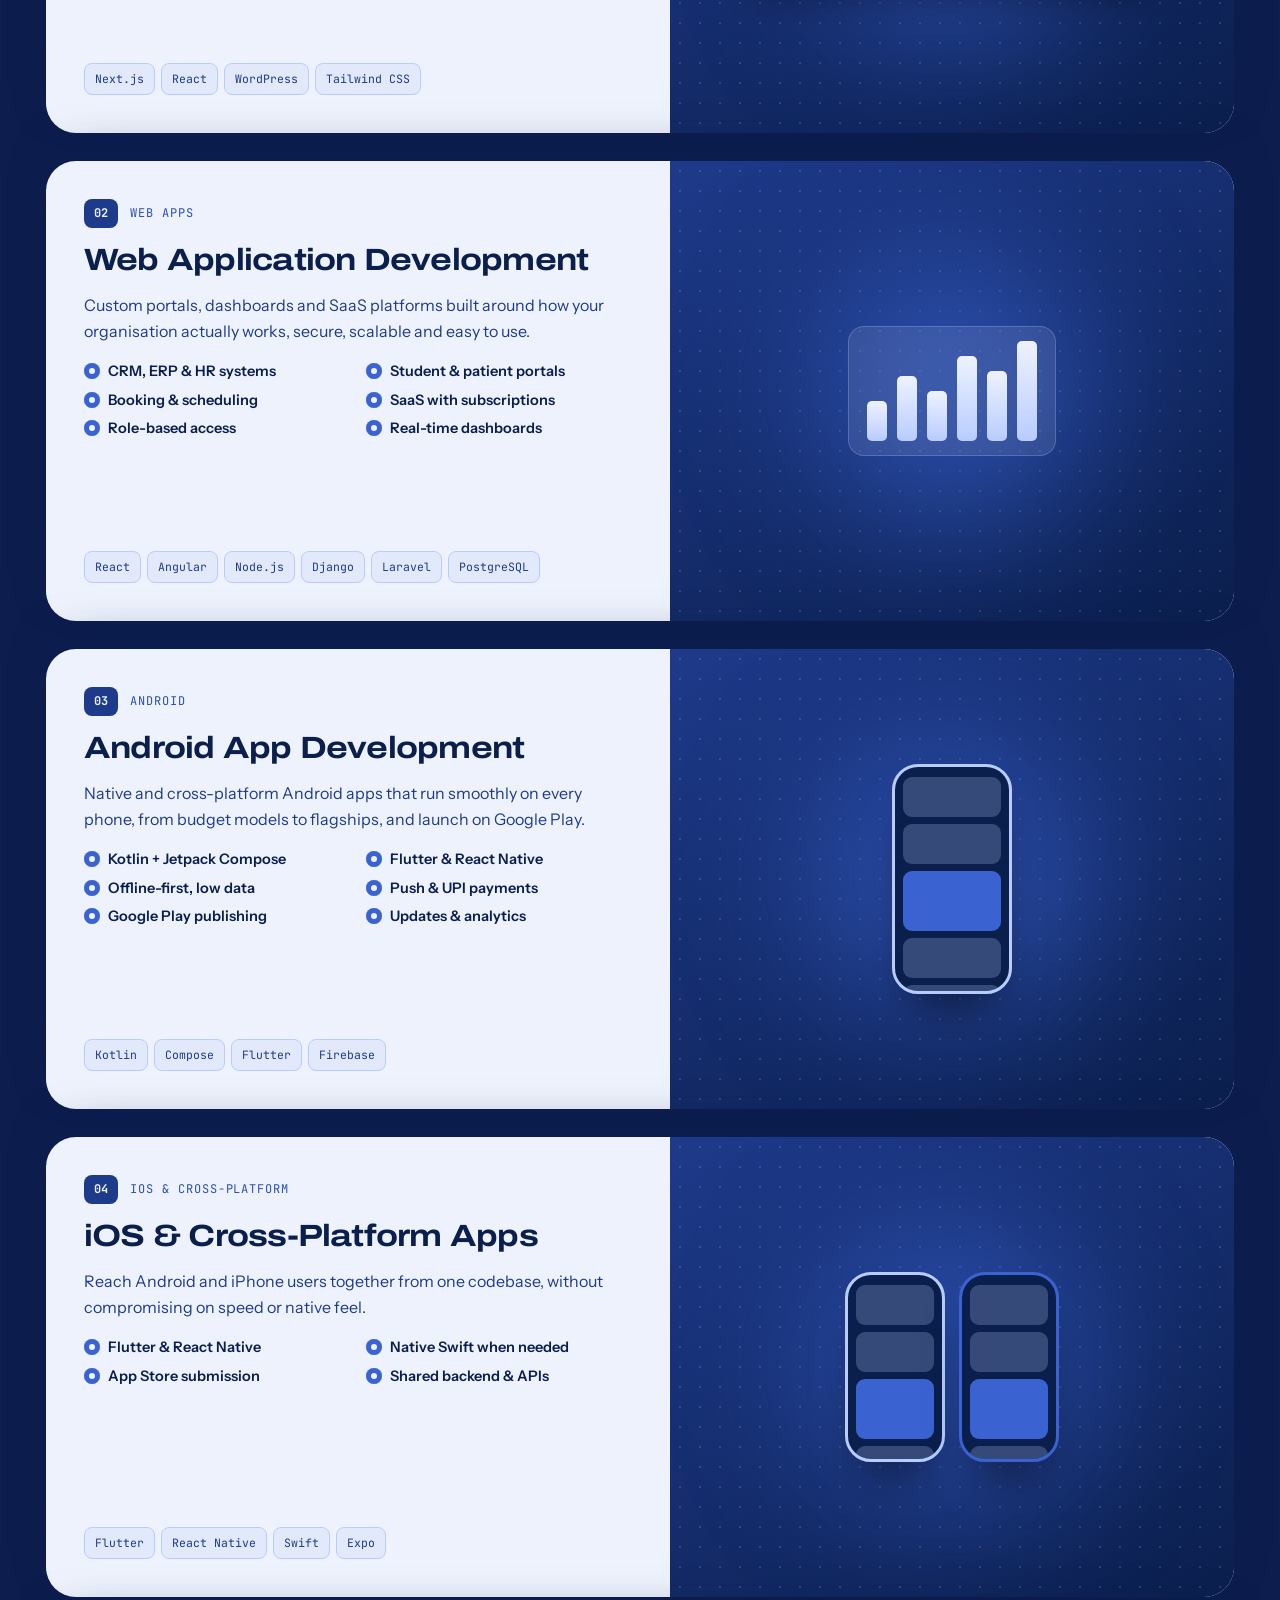
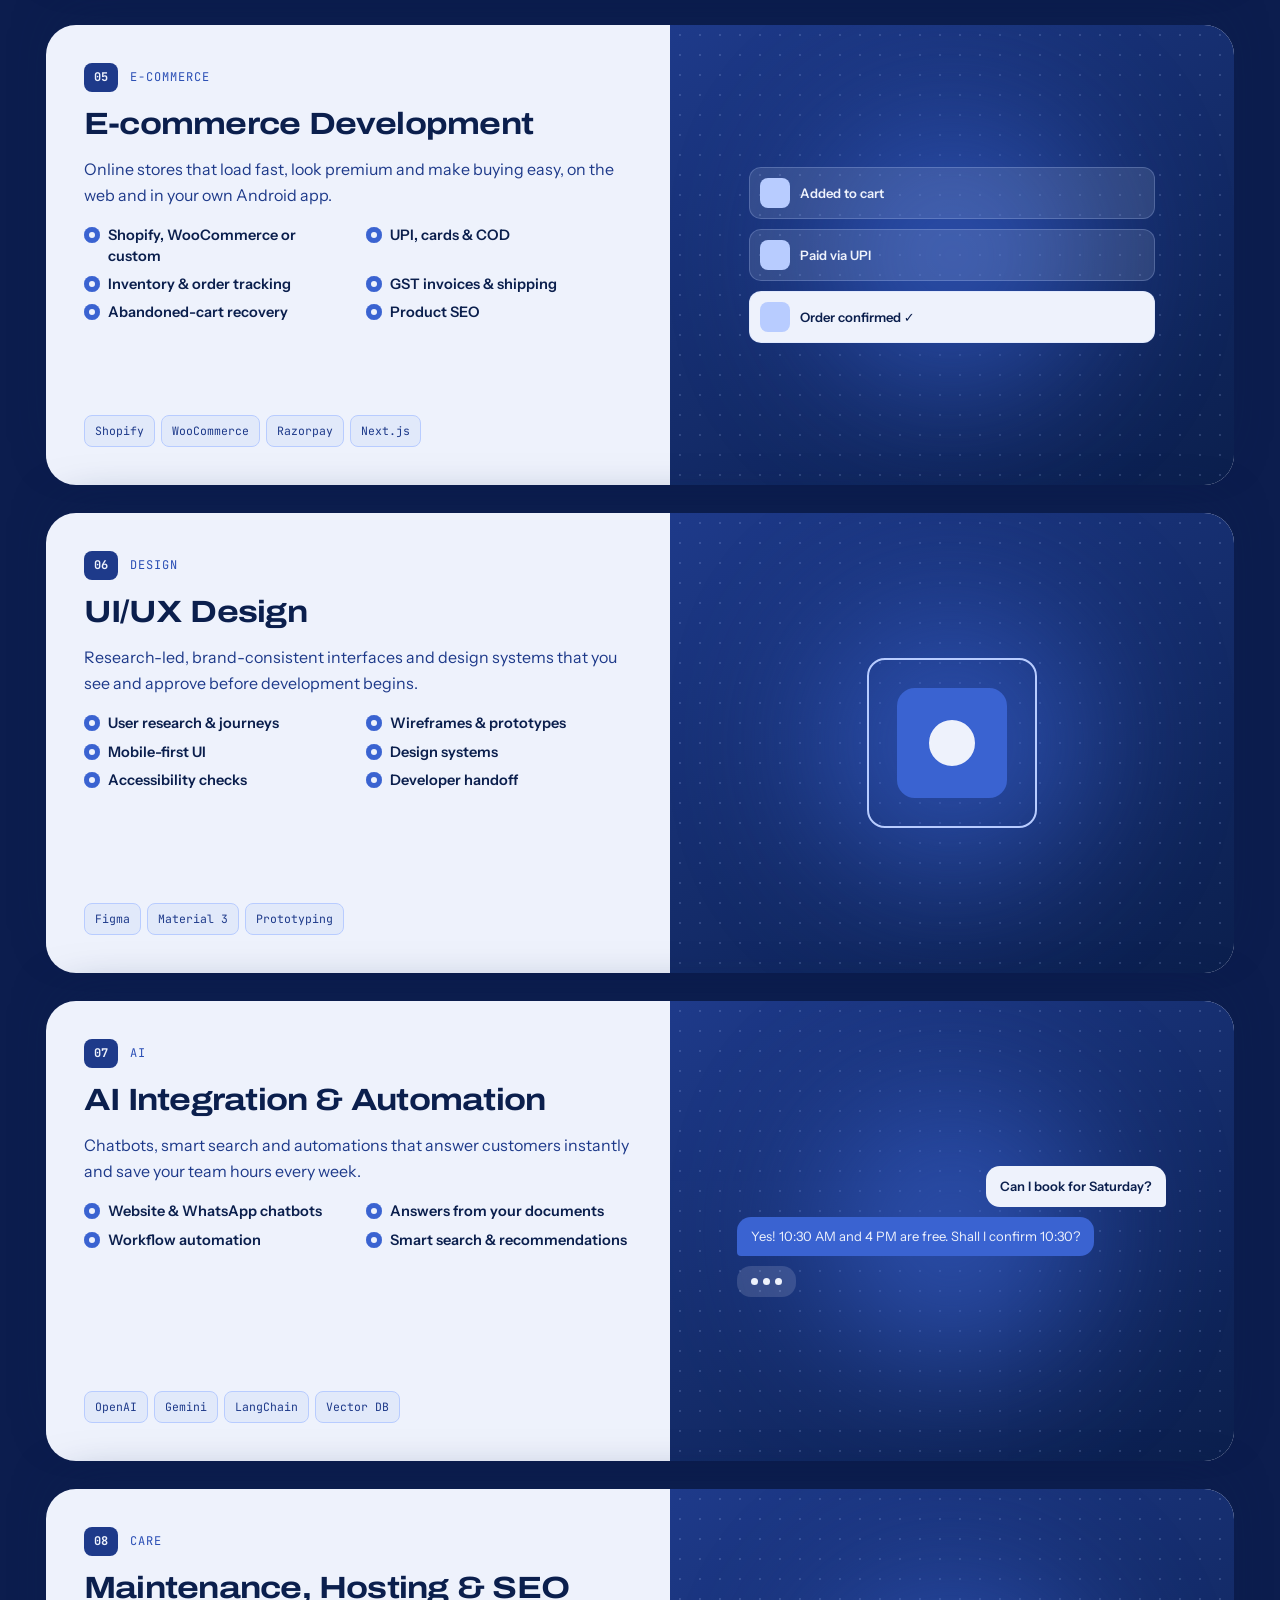
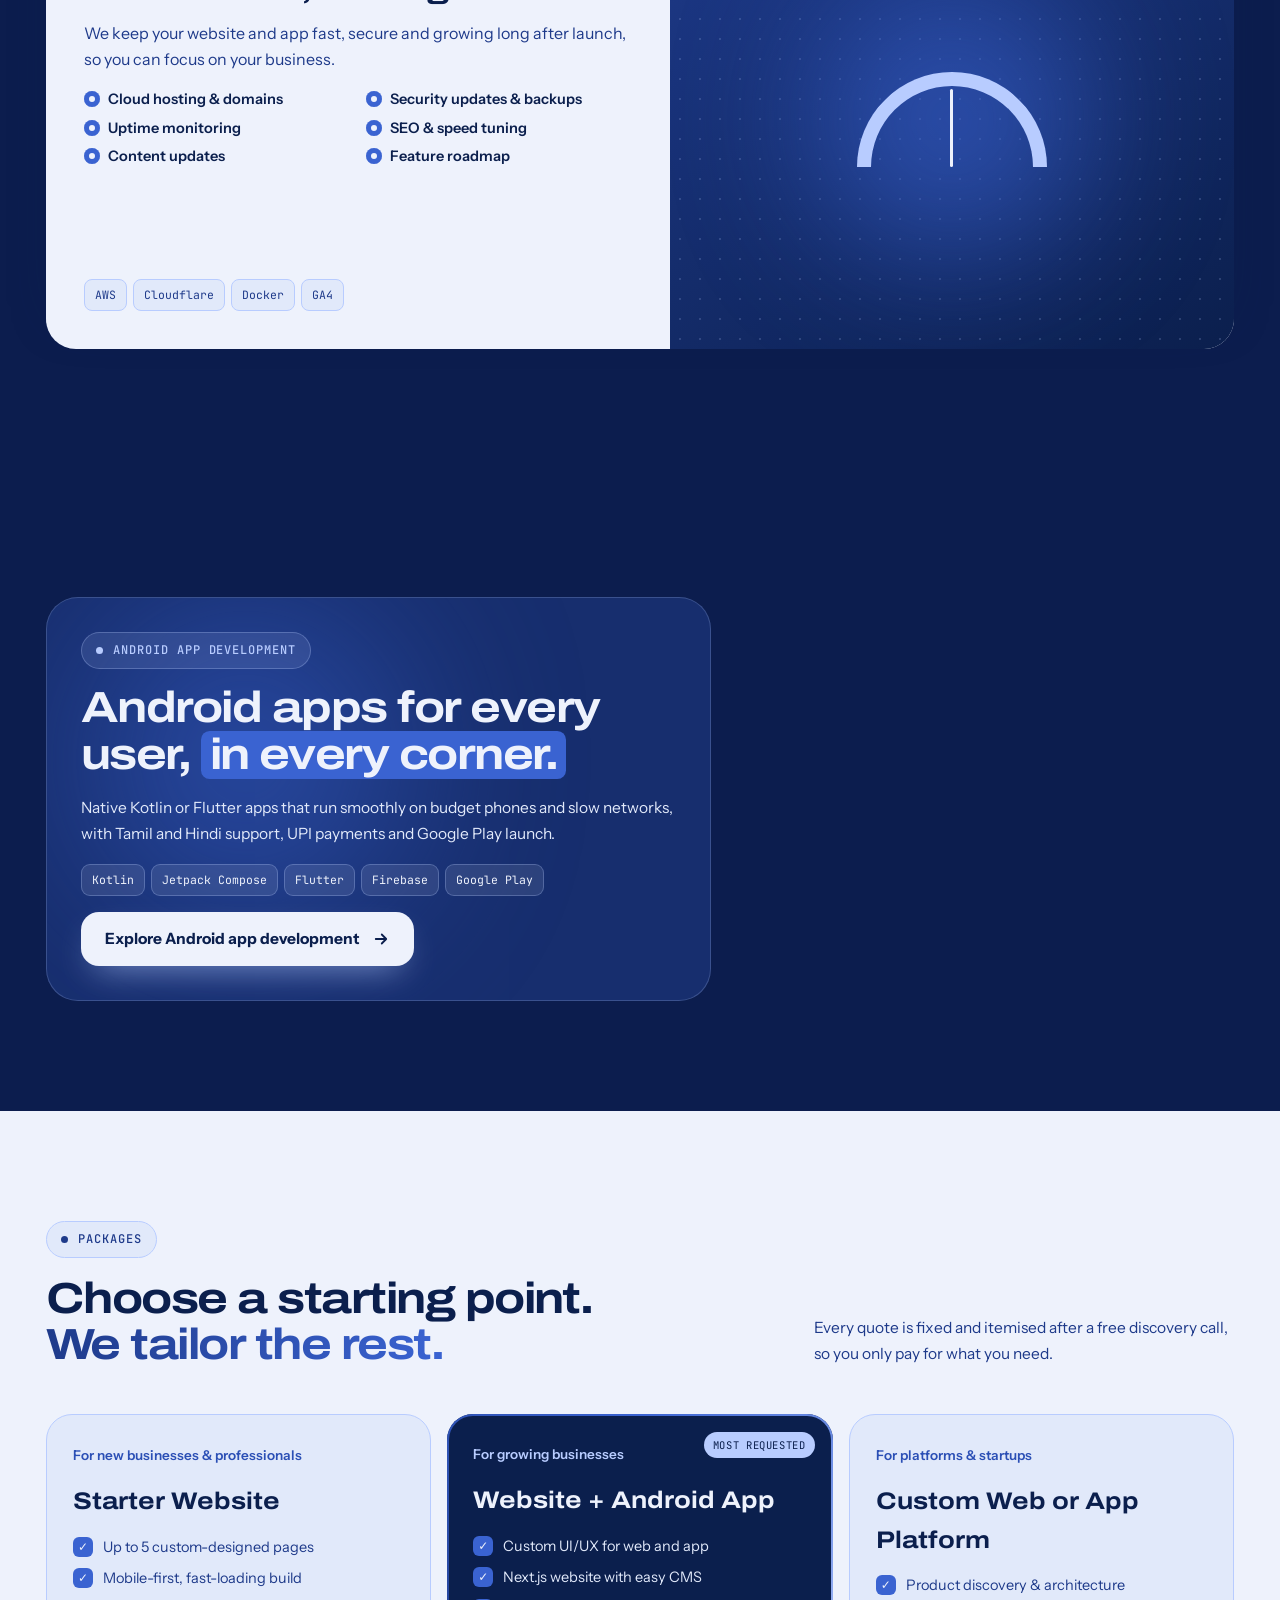
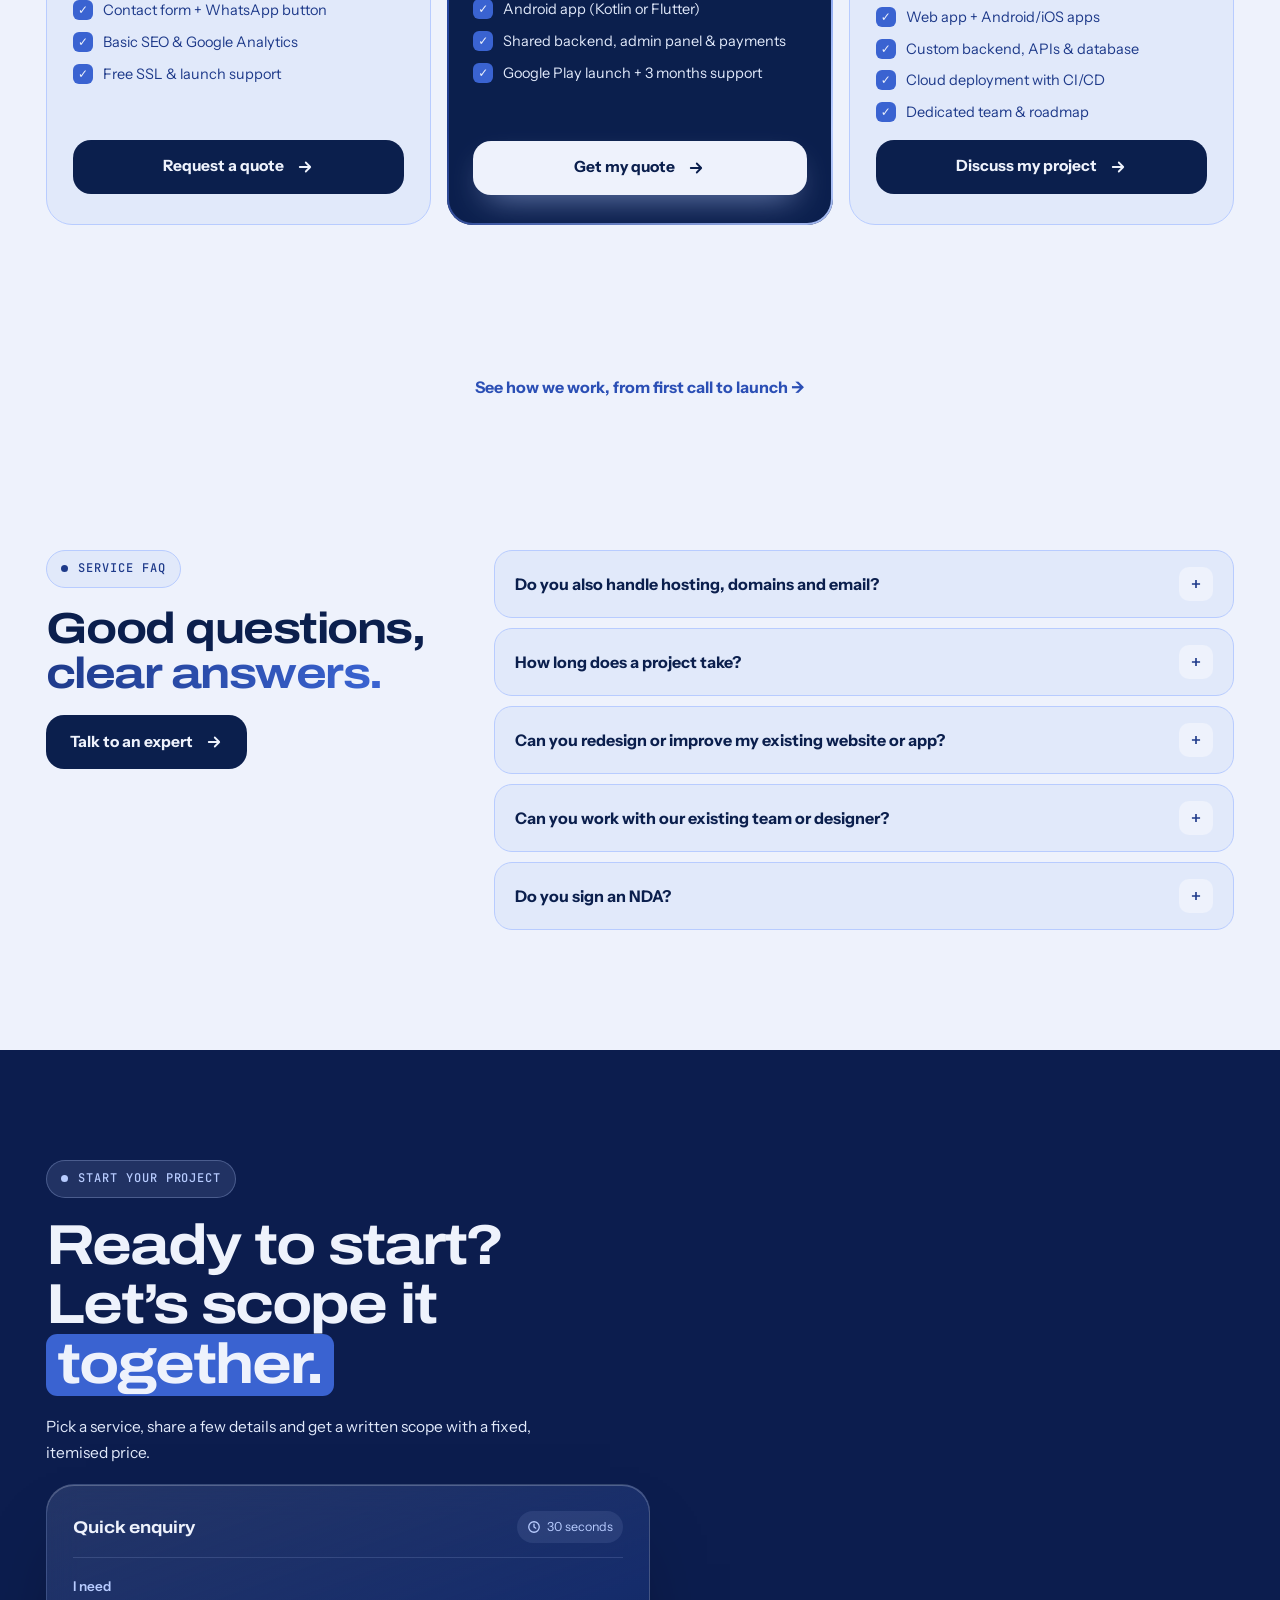
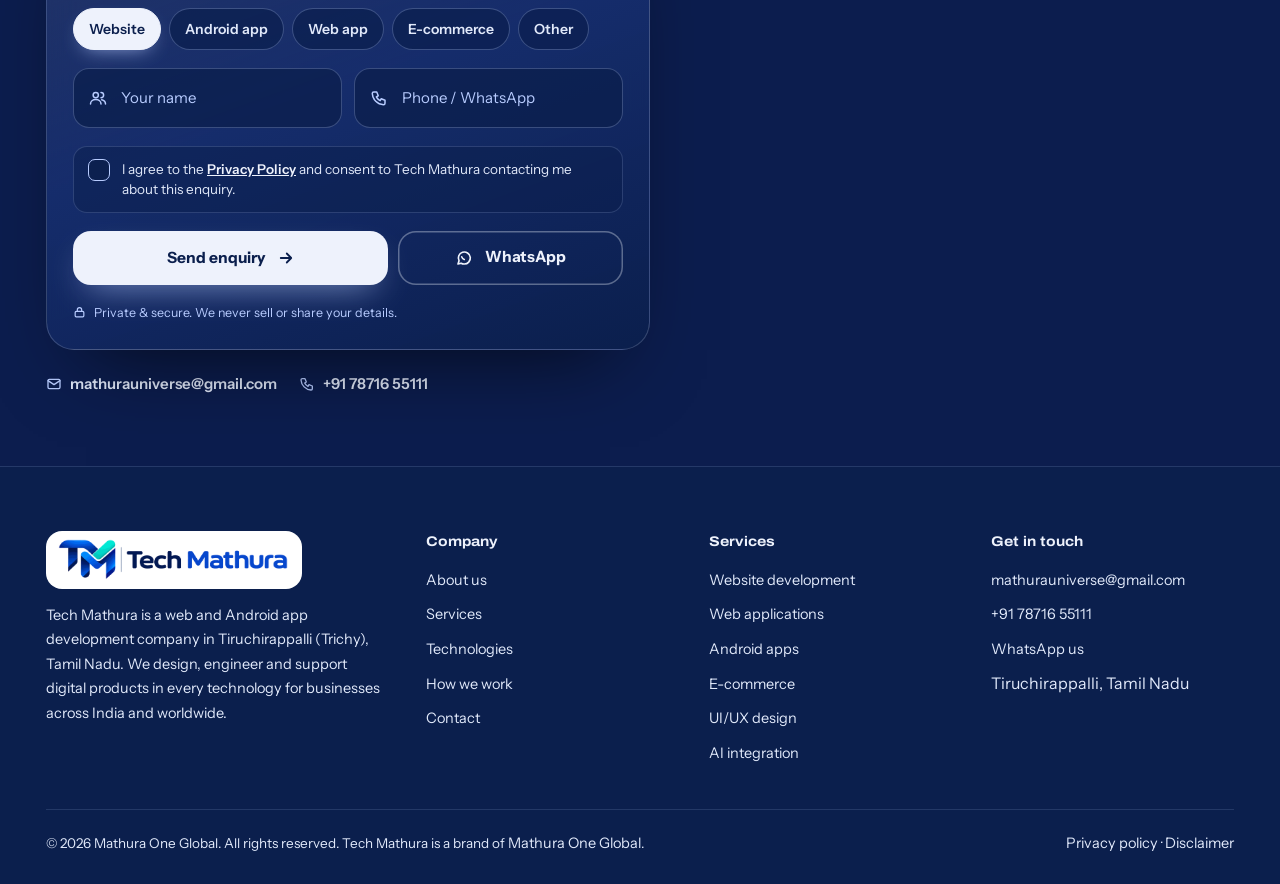
<file: services.html>
<!doctype html>
<html lang="en-IN">
<head>
<meta charset="utf-8">
<meta name="viewport" content="width=device-width, initial-scale=1, viewport-fit=cover">
<title>Website, Web App & Android App Development Services | Tech Mathura</title>
<meta name="description" content="Websites, web apps, Android &amp; iOS apps, e-commerce, UI/UX, AI integration, hosting and SEO from Tech Mathura, Trichy. Fixed, itemised quotes.">
<meta name="robots" content="index, follow, max-snippet:-1, max-image-preview:large">
<meta name="theme-color" content="#0C1D4E">
<link rel="icon" href="assets/favicon.svg" type="image/svg+xml"><link rel="apple-touch-icon" href="assets/favicon.png">
<link rel="canonical" href="https://tech.mathuraone.com/services.html">
<meta property="og:title" content="Website, Web App &amp; Android App Development Services | Tech Mathura"><meta property="og:description" content="Websites, web apps, Android &amp; iOS apps, e-commerce, UI/UX, AI integration, hosting and SEO from Tech Mathura, Trichy. Fixed, itemised quotes."><meta property="og:type" content="website"><meta property="og:url" content="https://tech.mathuraone.com/services.html"><meta property="og:image" content="https://tech.mathuraone.com/assets/og-image.png"><meta property="og:site_name" content="Tech Mathura"><meta name="twitter:card" content="summary_large_image"><meta name="twitter:title" content="Website, Web App &amp; Android App Development Services | Tech Mathura"><meta name="twitter:description" content="Websites, web apps, Android &amp; iOS apps, e-commerce, UI/UX, AI integration, hosting and SEO from Tech Mathura, Trichy. Fixed, itemised quotes."><meta name="twitter:image" content="https://tech.mathuraone.com/assets/og-image.png"><meta property="og:locale" content="en_IN">
<link rel="preconnect" href="https://fonts.googleapis.com"><link rel="preconnect" href="https://fonts.gstatic.com" crossorigin>
<link href="https://fonts.googleapis.com/css2?family=Archivo:wdth,wght@100..125,400..800&family=Instrument+Sans:wght@400;500;600;700&family=JetBrains+Mono:wght@400;500&display=swap" rel="stylesheet">
<link rel="stylesheet" href="style.css">
<script type="application/ld+json">{"@context":"https://schema.org","@graph":[{"@type":["Organization","ProfessionalService"],"@id":"https://tech.mathuraone.com/#org","name":"Tech Mathura","url":"https://tech.mathuraone.com/","logo":{"@type":"ImageObject","url":"https://tech.mathuraone.com/assets/logo.png"},"image":"https://tech.mathuraone.com/assets/og-image.png","description":"Tech Mathura is a website, web application and Android app development company in Tiruchirappalli (Trichy), Tamil Nadu, India, serving businesses across India and worldwide.","email":"mathurauniverse@gmail.com","telephone":"+91-7871655111","address":{"@type":"PostalAddress","addressLocality":"Tiruchirappalli","addressRegion":"Tamil Nadu","addressCountry":"IN"},"areaServed":[{"@type":"City","name":"Tiruchirappalli"},{"@type":"State","name":"Tamil Nadu"},{"@type":"Country","name":"India"}],"parentOrganization":{"@type":"Organization","name":"Mathura One Global","url":"https://mathuraone.com"},"contactPoint":{"@type":"ContactPoint","contactType":"sales","telephone":"+91-7871655111","email":"mathurauniverse@gmail.com","areaServed":"IN","availableLanguage":["English"]},"knowsAbout":["Website development","Web application development","Android app development","iOS app development","Flutter","React","Next.js","Node.js","E-commerce development","UI/UX design","AI integration","SEO"]},{"@type":"WebSite","@id":"https://tech.mathuraone.com/#website","url":"https://tech.mathuraone.com/","name":"Tech Mathura","publisher":{"@id":"https://tech.mathuraone.com/#org"},"inLanguage":"en-IN"},{"@type":"WebPage","@id":"https://tech.mathuraone.com/services.html#webpage","url":"https://tech.mathuraone.com/services.html","name":"Website, Web App & Android App Development Services | Tech Mathura","description":"Websites, web apps, Android & iOS apps, e-commerce, UI/UX, AI integration, hosting and SEO from Tech Mathura, Trichy. Fixed, itemised quotes.","isPartOf":{"@id":"https://tech.mathuraone.com/#website"},"about":{"@id":"https://tech.mathuraone.com/#org"},"inLanguage":"en-IN"},{"@type":"BreadcrumbList","itemListElement":[{"@type":"ListItem","position":1,"name":"Home","item":"https://tech.mathuraone.com/"},{"@type":"ListItem","position":2,"name":"Services","item":"https://tech.mathuraone.com/services.html"}]},{"@type":"FAQPage","@id":"https://tech.mathuraone.com/services.html#faq","mainEntity":[{"@type":"Question","name":"Do you also handle hosting, domains and email?","acceptedAnswer":{"@type":"Answer","text":"Yes. We set up reliable cloud hosting, domains, SSL and business email, and can manage them for you under a maintenance plan."}},{"@type":"Question","name":"How long does a project take?","acceptedAnswer":{"@type":"Answer","text":"A starter website typically takes a few weeks; web apps and Android apps take longer depending on features. Every quote includes a clear, week-by-week timeline."}},{"@type":"Question","name":"Can you redesign or improve my existing website or app?","acceptedAnswer":{"@type":"Answer","text":"Yes. We audit what you have, then redesign, speed up, fix or extend it, in its current technology or by migrating to a better one."}},{"@type":"Question","name":"Can you work with our existing team or designer?","acceptedAnswer":{"@type":"Answer","text":"Yes. We can build from your designer’s files, work alongside your in-house developers, or take over an existing project with a clear handover."}},{"@type":"Question","name":"Do you sign an NDA?","acceptedAnswer":{"@type":"Answer","text":"Yes. We’re happy to sign an NDA before you share your idea, and all project information stays confidential."}}]},{"@type":"ItemList","name":"Tech Mathura services","itemListElement":[{"@type":"ListItem","position":1,"item":{"@type":"Service","name":"Website Development","description":"Fast, beautiful and SEO-ready websites for businesses, institutions and personal brands, designed to turn visitors into enquiries.","url":"https://tech.mathuraone.com/services.html#websites","provider":{"@id":"https://tech.mathuraone.com/#org"},"areaServed":{"@type":"Country","name":"India"}}},{"@type":"ListItem","position":2,"item":{"@type":"Service","name":"Web Application Development","description":"Custom portals, dashboards and SaaS platforms built around how your organisation actually works, secure, scalable and easy to use.","url":"https://tech.mathuraone.com/services.html#webapps","provider":{"@id":"https://tech.mathuraone.com/#org"},"areaServed":{"@type":"Country","name":"India"}}},{"@type":"ListItem","position":3,"item":{"@type":"Service","name":"Android App Development","description":"Native and cross-platform Android apps that run smoothly on every phone, from budget models to flagships, and launch on Google Play.","url":"https://tech.mathuraone.com/services.html#androidapp","provider":{"@id":"https://tech.mathuraone.com/#org"},"areaServed":{"@type":"Country","name":"India"}}},{"@type":"ListItem","position":4,"item":{"@type":"Service","name":"iOS & Cross-Platform Apps","description":"Reach Android and iPhone users together from one codebase, without compromising on speed or native feel.","url":"https://tech.mathuraone.com/services.html#ios","provider":{"@id":"https://tech.mathuraone.com/#org"},"areaServed":{"@type":"Country","name":"India"}}},{"@type":"ListItem","position":5,"item":{"@type":"Service","name":"E-commerce Development","description":"Online stores that load fast, look premium and make buying easy, on the web and in your own Android app.","url":"https://tech.mathuraone.com/services.html#ecommerce","provider":{"@id":"https://tech.mathuraone.com/#org"},"areaServed":{"@type":"Country","name":"India"}}},{"@type":"ListItem","position":6,"item":{"@type":"Service","name":"UI/UX Design","description":"Research-led, brand-consistent interfaces and design systems that you see and approve before development begins.","url":"https://tech.mathuraone.com/services.html#uiux","provider":{"@id":"https://tech.mathuraone.com/#org"},"areaServed":{"@type":"Country","name":"India"}}},{"@type":"ListItem","position":7,"item":{"@type":"Service","name":"AI Integration & Automation","description":"Chatbots, smart search and automations that answer customers instantly and save your team hours every week.","url":"https://tech.mathuraone.com/services.html#ai","provider":{"@id":"https://tech.mathuraone.com/#org"},"areaServed":{"@type":"Country","name":"India"}}},{"@type":"ListItem","position":8,"item":{"@type":"Service","name":"Maintenance, Hosting & SEO","description":"We keep your website and app fast, secure and growing long after launch, so you can focus on your business.","url":"https://tech.mathuraone.com/services.html#support","provider":{"@id":"https://tech.mathuraone.com/#org"},"areaServed":{"@type":"Country","name":"India"}}}]}]}</script>
</head>
<body data-page="services">
<canvas id="tm-gl" class="gl" aria-hidden="true"></canvas>
<div class="amb" aria-hidden="true"></div>
<div class="fb" id="fb" aria-hidden="true" hidden></div>
<div class="prog" aria-hidden="true"></div>
<a href="#main" class="sr">Skip to content</a>
<header class="nav"><div class="wrap"><div class="nbar">
<a class="logo " href="index.html" aria-label="Tech Mathura home"><img class="logo-img" src="assets/logo.png" alt="Tech Mathura" width="238" height="50" onerror="this.remove()"><span class="logo-txt"><span class="mk" aria-hidden="true">TM</span><span><b>Tech Mathura</b><small>Web &amp; App Development</small></span></span></a>
<nav class="nlinks" aria-label="Primary"><a class="nl" href="index.html" data-page="home">Home</a><a class="nl" href="about.html" data-page="about">About</a><a class="nl" href="services.html" data-page="services">Services</a><a class="nl" href="android.html" data-page="android">Android Apps</a><a class="nl" href="technologies.html" data-page="technologies">Technologies</a><a class="nl" href="contact.html" data-page="contact">Contact</a></nav>
<a class="ncta" href="contact.html">Get a free quote</a>
<button class="burger" type="button" id="burger" aria-label="Open menu" aria-expanded="false" aria-controls="mmenu"><svg class="ic-x" style="display:none" width="20" height="20" viewBox="0 0 24 24" fill="none" stroke="currentColor" stroke-width="2.2" aria-hidden="true"><path d="M6 6l12 12M18 6L6 18"/></svg><svg class="ic-m" width="20" height="20" viewBox="0 0 24 24" fill="none" stroke="currentColor" stroke-width="2.2" aria-hidden="true"><path d="M4 8h16M4 16h11"/></svg></button>
</div></div></header>
<nav class="mmenu" id="mmenu" aria-label="Mobile" hidden><div><a class="ml" href="index.html" data-page="home"><small>01</small>Home</a><a class="ml" href="about.html" data-page="about"><small>02</small>About</a><a class="ml" href="services.html" data-page="services"><small>03</small>Services</a><a class="ml" href="android.html" data-page="android"><small>04</small>Android Apps</a><a class="ml" href="technologies.html" data-page="technologies"><small>05</small>Technologies</a><a class="ml" href="contact.html" data-page="contact"><small>06</small>Contact</a></div>
<div class="mfoot"><a class="btn b-w" href="contact.html">Get a free quote <svg width="18" height="18" viewBox="0 0 24 24" fill="none" stroke="currentColor" stroke-width="2.4" stroke-linecap="round" stroke-linejoin="round" aria-hidden="true"><path d="M5 12h14M13 6l6 6-6 6"/></svg></a><a class="btn b-g" href="https://wa.me/917871655111"><svg width="18" height="18" viewBox="0 0 24 24" fill="none" stroke="currentColor" stroke-width="2.2" stroke-linecap="round" stroke-linejoin="round" aria-hidden="true"><path d="M4 20l1.4-4.2A8 8 0 1112 20a8 8 0 01-3.8-1z"/><path d="M9 10.5c.5 1.6 1.8 2.9 3.4 3.5"/></svg> WhatsApp us</a><a class="mmail" href="mailto:mathurauniverse@gmail.com">mathurauniverse@gmail.com</a></div></nav>
<main class="main" id="main">

<section class="hero page dk" id="top" data-k="2.05,.05,.95,1" data-km="0,1.6,.48,1">
<div class="wrap">
<nav class="crumbs fu" style="animation-delay:.4s" aria-label="Breadcrumb"><a href="index.html">Home</a><span>/</span><span>Services</span></nav>
<span class="tag fu" style="animation-delay:.45s"><i></i>Services</span>
<h1 class="ar h1" aria-label="Websites, web apps and Android apps in any technology."><span aria-hidden="true"><span class="w"><span style="animation-delay:0.55s">Websites,</span></span> <span class="w"><span style="animation-delay:0.64s">web</span></span> <span class="w"><span style="animation-delay:0.73s">apps</span></span> <span class="w"><span style="animation-delay:0.82s">&amp;</span></span> <span class="w"><span style="animation-delay:0.91s"><span class="chipw">Android apps</span></span></span> <br> <span class="w"><span style="animation-delay:1.00s">in</span></span> <span class="w"><span class="shine" style="animation-delay:1.09s">any</span></span> <span class="w"><span class="shine" style="animation-delay:1.18s">technology.</span></span></span></h1>
<p class="sub hsub fu" style="animation-delay:1.3s">Eight services, one accountable team. From design to development, launch and growth, we build every layer of your digital product.</p>
<div class="hchips fu" style="animation-delay:1.45s"><a class="hc" href="#websites" style="text-decoration:none"><svg width="15" height="15" viewBox="0 0 24 24" fill="none" stroke="#B8CCFF" stroke-width="2" stroke-linecap="round" stroke-linejoin="round" aria-hidden="true"><rect x="3" y="4" width="18" height="15" rx="2"/><path d="M3 9h18M7 6.5h.01M10 6.5h.01"/></svg>Website Development</a><a class="hc" href="#webapps" style="text-decoration:none"><svg width="15" height="15" viewBox="0 0 24 24" fill="none" stroke="#B8CCFF" stroke-width="2" stroke-linecap="round" stroke-linejoin="round" aria-hidden="true"><path d="M4 5h16v14H4zM4 10h16M10 10v9"/></svg>Web Applications</a><a class="hc" href="#android" style="text-decoration:none"><svg width="15" height="15" viewBox="0 0 24 24" fill="none" stroke="#B8CCFF" stroke-width="2" stroke-linecap="round" stroke-linejoin="round" aria-hidden="true"><rect x="7" y="2" width="10" height="20" rx="2.5"/><path d="M11 18h2"/></svg>Android App Development</a><a class="hc" href="#ios" style="text-decoration:none"><svg width="15" height="15" viewBox="0 0 24 24" fill="none" stroke="#B8CCFF" stroke-width="2" stroke-linecap="round" stroke-linejoin="round" aria-hidden="true"><rect x="3" y="4" width="8" height="16" rx="2"/><rect x="13" y="4" width="8" height="16" rx="2"/></svg>iOS & Cross-platform</a><a class="hc" href="#ecommerce" style="text-decoration:none"><svg width="15" height="15" viewBox="0 0 24 24" fill="none" stroke="#B8CCFF" stroke-width="2" stroke-linecap="round" stroke-linejoin="round" aria-hidden="true"><path d="M3 4h2l2.4 11h11L21 7H6.2"/><circle cx="9" cy="20" r="1.2"/><circle cx="17" cy="20" r="1.2"/></svg>E-commerce Stores</a><a class="hc" href="#uiux" style="text-decoration:none"><svg width="15" height="15" viewBox="0 0 24 24" fill="none" stroke="#B8CCFF" stroke-width="2" stroke-linecap="round" stroke-linejoin="round" aria-hidden="true"><path d="M12 20h9M16.5 3.5a2.1 2.1 0 013 3L7 19l-4 1 1-4z"/></svg>UI/UX Design</a><a class="hc" href="#ai" style="text-decoration:none"><svg width="15" height="15" viewBox="0 0 24 24" fill="none" stroke="#B8CCFF" stroke-width="2" stroke-linecap="round" stroke-linejoin="round" aria-hidden="true"><path d="M12 3l2.4 5.6L20 11l-5.6 2.4L12 19l-2.4-5.6L4 11l5.6-2.4z"/></svg>AI & Automation</a><a class="hc" href="#support" style="text-decoration:none"><svg width="15" height="15" viewBox="0 0 24 24" fill="none" stroke="#B8CCFF" stroke-width="2" stroke-linecap="round" stroke-linejoin="round" aria-hidden="true"><path d="M21 12a9 9 0 11-3-6.7L21 8M21 3v5h-5"/></svg>Maintenance, Hosting & SEO</a></div>
</div>
</section>

<section class="sec dk sp-m" id="all-services" data-rv data-k="2.75,.95,.62,1" data-km="0,1.6,.45,1"><div class="wrap">
<div class="shd"><div class="l"><span class="tag rv"><i></i>What we do</span>
<h2 class="ar h2"><span class="ln"><span>Everything you need</span></span><span class="ln"><span class="q1 shine">to launch and grow.</span></span></h2><p class="sub rv q2">Scroll through each service. Every card shows what you get and the technologies we use.</p></div></div>
<div class="stackc"><article class="sc" id="websites" style="--i:0" data-sc><div class="scb"><div class="num"><b>01</b><span>Websites</span></div><h3>Website Development</h3><p>Fast, beautiful and SEO-ready websites for businesses, institutions and personal brands, designed to turn visitors into enquiries.</p><ul class="dl"><li>Business &amp; corporate sites</li><li>High-converting landing pages</li><li>Portfolio &amp; personal brands</li><li>Multilingual &amp; accessible</li><li>Editable CMS</li><li>Speed, SEO &amp; analytics</li></ul><div class="tch"><span>Next.js</span><span>React</span><span>WordPress</span><span>Tailwind CSS</span></div></div><div class="scv" aria-hidden="true"><span class="orbg"></span><div class="mv-web"><div class="bar"><i></i><i></i><i></i></div><div class="hb"></div><div class="row"><i></i><i></i><i></i></div></div></div></article><article class="sc" id="webapps" style="--i:1" data-sc><div class="scb"><div class="num"><b>02</b><span>Web apps</span></div><h3>Web Application Development</h3><p>Custom portals, dashboards and SaaS platforms built around how your organisation actually works, secure, scalable and easy to use.</p><ul class="dl"><li>CRM, ERP &amp; HR systems</li><li>Student &amp; patient portals</li><li>Booking &amp; scheduling</li><li>SaaS with subscriptions</li><li>Role-based access</li><li>Real-time dashboards</li></ul><div class="tch"><span>React</span><span>Angular</span><span>Node.js</span><span>Django</span><span>Laravel</span><span>PostgreSQL</span></div></div><div class="scv" aria-hidden="true"><span class="orbg"></span><div class="mv-bars"><i style="height:40%"></i><i style="height:65%;animation-delay:-.4s"></i><i style="height:50%;animation-delay:-.8s"></i><i style="height:85%;animation-delay:-1.2s"></i><i style="height:70%;animation-delay:-1.6s"></i><i style="height:100%;animation-delay:-2s"></i></div></div></article><article class="sc" id="androidapp" style="--i:2" data-sc><div class="scb"><div class="num"><b>03</b><span>Android</span></div><h3>Android App Development</h3><p>Native and cross-platform Android apps that run smoothly on every phone, from budget models to flagships, and launch on Google Play.</p><ul class="dl"><li>Kotlin + Jetpack Compose</li><li>Flutter &amp; React Native</li><li>Offline-first, low data</li><li>Push &amp; UPI payments</li><li>Google Play publishing</li><li>Updates &amp; analytics</li></ul><div class="tch"><span>Kotlin</span><span>Compose</span><span>Flutter</span><span>Firebase</span></div></div><div class="scv" aria-hidden="true"><span class="orbg"></span><div class="mv-ph"><div class="fd"><i></i><i></i><i></i><i></i><i></i><i></i><i></i><i></i><i></i><i></i></div></div></div></article><article class="sc" id="ios" style="--i:3" data-sc><div class="scb"><div class="num"><b>04</b><span>iOS & cross-platform</span></div><h3>iOS & Cross-Platform Apps</h3><p>Reach Android and iPhone users together from one codebase, without compromising on speed or native feel.</p><ul class="dl"><li>Flutter &amp; React Native</li><li>Native Swift when needed</li><li>App Store submission</li><li>Shared backend &amp; APIs</li></ul><div class="tch"><span>Flutter</span><span>React Native</span><span>Swift</span><span>Expo</span></div></div><div class="scv" aria-hidden="true"><span class="orbg"></span><div class="mv-duo"><div class="mv-ph"><div class="fd"><i></i><i></i><i></i><i></i><i></i><i></i><i></i><i></i><i></i><i></i></div></div><div class="mv-ph"><div class="fd"><i></i><i></i><i></i><i></i><i></i><i></i><i></i><i></i><i></i><i></i></div></div></div></div></article><article class="sc" id="ecommerce" style="--i:4" data-sc><div class="scb"><div class="num"><b>05</b><span>E-commerce</span></div><h3>E-commerce Development</h3><p>Online stores that load fast, look premium and make buying easy, on the web and in your own Android app.</p><ul class="dl"><li>Shopify, WooCommerce or custom</li><li>UPI, cards &amp; COD</li><li>Inventory &amp; order tracking</li><li>GST invoices &amp; shipping</li><li>Abandoned-cart recovery</li><li>Product SEO</li></ul><div class="tch"><span>Shopify</span><span>WooCommerce</span><span>Razorpay</span><span>Next.js</span></div></div><div class="scv" aria-hidden="true"><span class="orbg"></span><div class="mv-cart"><div class="it"><i></i>Added to cart</div><div class="it"><i></i>Paid via UPI</div><div class="it"><i></i>Order confirmed ✓</div></div></div></article><article class="sc" id="uiux" style="--i:5" data-sc><div class="scb"><div class="num"><b>06</b><span>Design</span></div><h3>UI/UX Design</h3><p>Research-led, brand-consistent interfaces and design systems that you see and approve before development begins.</p><ul class="dl"><li>User research &amp; journeys</li><li>Wireframes &amp; prototypes</li><li>Mobile-first UI</li><li>Design systems</li><li>Accessibility checks</li><li>Developer handoff</li></ul><div class="tch"><span>Figma</span><span>Material 3</span><span>Prototyping</span></div></div><div class="scv" aria-hidden="true"><span class="orbg"></span><div class="mv-ux"><i></i><i></i><i></i></div></div></article><article class="sc" id="ai" style="--i:6" data-sc><div class="scb"><div class="num"><b>07</b><span>AI</span></div><h3>AI Integration & Automation</h3><p>Chatbots, smart search and automations that answer customers instantly and save your team hours every week.</p><ul class="dl"><li>Website &amp; WhatsApp chatbots</li><li>Answers from your documents</li><li>Workflow automation</li><li>Smart search &amp; recommendations</li></ul><div class="tch"><span>OpenAI</span><span>Gemini</span><span>LangChain</span><span>Vector DB</span></div></div><div class="scv" aria-hidden="true"><span class="orbg"></span><div class="mv-ai"><span class="u">Can I book for Saturday?</span><span class="b">Yes! 10:30 AM and 4 PM are free. Shall I confirm 10:30?</span><span class="t"><i></i><i></i><i></i></span></div></div></article><article class="sc" id="support" style="--i:7" data-sc><div class="scb"><div class="num"><b>08</b><span>Care</span></div><h3>Maintenance, Hosting & SEO</h3><p>We keep your website and app fast, secure and growing long after launch, so you can focus on your business.</p><ul class="dl"><li>Cloud hosting &amp; domains</li><li>Security updates &amp; backups</li><li>Uptime monitoring</li><li>SEO &amp; speed tuning</li><li>Content updates</li><li>Feature roadmap</li></ul><div class="tch"><span>AWS</span><span>Cloudflare</span><span>Docker</span><span>GA4</span></div></div><div class="scv" aria-hidden="true"><span class="orbg"></span><div class="mv-gauge"><i></i></div></div></article></div>
</div></section>

<section class="sec dk sp-m" id="android" data-rv data-k="2.3,0,1,2" data-km="0,1.6,.5,2"><div class="wrap"><div class="lcol">
<div class="pcard single rv" data-tilt><div style="display:flex;flex-direction:column;gap:16px">
<span class="tag"><i></i>Android app development</span>
<h2 class="ar h2">Android apps for every user, <span class="chipw">in every corner.</span></h2>
<p class="sub">Native Kotlin or Flutter apps that run smoothly on budget phones and slow networks, with Tamil and Hindi support, UPI payments and Google Play launch.</p>
<div class="chips"><span>Kotlin</span><span>Jetpack Compose</span><span>Flutter</span><span>Firebase</span><span>Google Play</span></div>
<a class="btn b-w" href="android.html" style="align-self:flex-start" data-mag>Explore Android app development <svg width="18" height="18" viewBox="0 0 24 24" fill="none" stroke="currentColor" stroke-width="2.4" stroke-linecap="round" stroke-linejoin="round" aria-hidden="true"><path d="M5 12h14M13 6l6 6-6 6"/></svg></a>
</div></div></div></div></section>

<section class="sec lt" id="packages" data-rv data-k="2.3,0,1,3" data-km="0,1.6,.42,3"><div class="wrap">
<div class="shd"><div class="l"><span class="tag rv"><i></i>Packages</span>
<h2 class="ar h2"><span class="ln"><span>Choose a starting point.</span></span><span class="ln"><span class="q1 shine">We tailor the rest.</span></span></h2></div><p class="sub rv q2">Every quote is fixed and itemised after a free discovery call, so you only pay for what you need.</p></div>
<div class="pk"><div class="pkc rv"><span class="for">For new businesses &amp; professionals</span><h3>Starter Website</h3><ul><li>Up to 5 custom-designed pages</li><li>Mobile-first, fast-loading build</li><li>Contact form + WhatsApp button</li><li>Basic SEO &amp; Google Analytics</li><li>Free SSL &amp; launch support</li></ul><a class="btn b-n" href="contact.html">Request a quote <svg width="18" height="18" viewBox="0 0 24 24" fill="none" stroke="currentColor" stroke-width="2.4" stroke-linecap="round" stroke-linejoin="round" aria-hidden="true"><path d="M5 12h14M13 6l6 6-6 6"/></svg></a></div><div class="pkc top rv"><span class="pop">Most requested</span><span class="for">For growing businesses</span><h3>Website + Android App</h3><ul><li>Custom UI/UX for web and app</li><li>Next.js website with easy CMS</li><li>Android app (Kotlin or Flutter)</li><li>Shared backend, admin panel &amp; payments</li><li>Google Play launch + 3 months support</li></ul><a class="btn b-w" href="contact.html">Get my quote <svg width="18" height="18" viewBox="0 0 24 24" fill="none" stroke="currentColor" stroke-width="2.4" stroke-linecap="round" stroke-linejoin="round" aria-hidden="true"><path d="M5 12h14M13 6l6 6-6 6"/></svg></a></div><div class="pkc rv"><span class="for">For platforms &amp; startups</span><h3>Custom Web or App Platform</h3><ul><li>Product discovery &amp; architecture</li><li>Web app + Android/iOS apps</li><li>Custom backend, APIs &amp; database</li><li>Cloud deployment with CI/CD</li><li>Dedicated team &amp; roadmap</li></ul><a class="btn b-n" href="contact.html">Discuss my project <svg width="18" height="18" viewBox="0 0 24 24" fill="none" stroke="currentColor" stroke-width="2.4" stroke-linecap="round" stroke-linejoin="round" aria-hidden="true"><path d="M5 12h14M13 6l6 6-6 6"/></svg></a></div></div>
</div></section>

<p class="sv-how rv"><a href="index.html#process">See how we work, from first call to launch →</a></p>

<section class="sec lt" id="faq" data-rv data-k="2.95,0,.8,3" data-km="0,1.6,.42,3"><div class="wrap fq-g">
<div class="l"><span class="tag rv"><i></i>Service FAQ</span><h2 class="ar h2"><span class="ln"><span>Good questions,</span></span><span class="ln"><span class="q1 shine">clear answers.</span></span></h2><a class="btn b-n rv q3" href="contact.html">Talk to an expert <svg width="18" height="18" viewBox="0 0 24 24" fill="none" stroke="currentColor" stroke-width="2.4" stroke-linecap="round" stroke-linejoin="round" aria-hidden="true"><path d="M5 12h14M13 6l6 6-6 6"/></svg></a></div>
<div class="rv q2"><div data-faq><div class="q"><button type="button" aria-expanded="false">Do you also handle hosting, domains and email?<span class="pm" aria-hidden="true"><svg width="14" height="14" viewBox="0 0 24 24" fill="none" stroke="currentColor" stroke-width="2.8"><path d="M12 5v14M5 12h14"/></svg></span></button><p class="ans" hidden>Yes. We set up reliable cloud hosting, domains, SSL and business email, and can manage them for you under a maintenance plan.</p></div><div class="q"><button type="button" aria-expanded="false">How long does a project take?<span class="pm" aria-hidden="true"><svg width="14" height="14" viewBox="0 0 24 24" fill="none" stroke="currentColor" stroke-width="2.8"><path d="M12 5v14M5 12h14"/></svg></span></button><p class="ans" hidden>A starter website typically takes a few weeks; web apps and Android apps take longer depending on features. Every quote includes a clear, week-by-week timeline.</p></div><div class="q"><button type="button" aria-expanded="false">Can you redesign or improve my existing website or app?<span class="pm" aria-hidden="true"><svg width="14" height="14" viewBox="0 0 24 24" fill="none" stroke="currentColor" stroke-width="2.8"><path d="M12 5v14M5 12h14"/></svg></span></button><p class="ans" hidden>Yes. We audit what you have, then redesign, speed up, fix or extend it, in its current technology or by migrating to a better one.</p></div><div class="q"><button type="button" aria-expanded="false">Can you work with our existing team or designer?<span class="pm" aria-hidden="true"><svg width="14" height="14" viewBox="0 0 24 24" fill="none" stroke="currentColor" stroke-width="2.8"><path d="M12 5v14M5 12h14"/></svg></span></button><p class="ans" hidden>Yes. We can build from your designer’s files, work alongside your in-house developers, or take over an existing project with a clear handover.</p></div><div class="q"><button type="button" aria-expanded="false">Do you sign an NDA?<span class="pm" aria-hidden="true"><svg width="14" height="14" viewBox="0 0 24 24" fill="none" stroke="currentColor" stroke-width="2.8"><path d="M12 5v14M5 12h14"/></svg></span></button><p class="ans" hidden>Yes. We’re happy to sign an NDA before you share your idea, and all project information stays confidential.</p></div></div></div>
</div></section>

<section class="cta dk" id="start" data-rv data-k="2.2,0,.88,5" data-km="0,1.72,.46,5"><div class="wrap cta-g"><div class="cta-c">
<span class="tag rv"><i></i>Start your project</span>
<h2 class="ar h2"><span class="ln"><span>Ready to start?</span></span><span class="ln"><span class="q1">Let’s scope it <span class="chipw">together.</span></span></span></h2>
<p class="sub rv q2">Pick a service, share a few details and get a written scope with a fixed, itemised price.</p>
<div class="rv q3">
<form class="eform" data-form novalidate><input type="hidden" name="form" value="Quick enquiry"><input type="text" name="website" class="hp" tabindex="-1" autocomplete="off" aria-hidden="true">
<div class="ef-head"><span class="ef-t">Quick enquiry</span><span class="ef-b"><svg width="14" height="14" viewBox="0 0 24 24" fill="none" stroke="#B8CCFF" stroke-width="2.2" stroke-linecap="round" stroke-linejoin="round" aria-hidden="true"><circle cx="12" cy="12" r="9"/><path d="M12 7v5l3 2"/></svg> 30 seconds</span></div>
<div class="ef-sec"><span class="ef-l">I need</span><div class="pills" data-pills role="group" aria-label="Project type"><input type="hidden" name="project" value="Website"><button type="button" class="pill sel" aria-pressed="true">Website</button><button type="button" class="pill" aria-pressed="false">Android app</button><button type="button" class="pill" aria-pressed="false">Web app</button><button type="button" class="pill" aria-pressed="false">E-commerce</button><button type="button" class="pill" aria-pressed="false">Other</button></div></div>
<div class="ef-grid"><div class="fl"><input id="q-name" name="name" type="text" placeholder=" " required autocomplete="name"><label for="q-name">Your name</label><span class="fl-i"><svg width="18" height="18" viewBox="0 0 24 24" fill="none" stroke="#B8CCFF" stroke-width="2" stroke-linecap="round" stroke-linejoin="round" aria-hidden="true"><circle cx="9" cy="8" r="3.5"/><path d="M2 20c0-3.5 3-6 7-6s7 2.5 7 6M16 4.5a3.5 3.5 0 010 7M22 20c0-3-2-5-5-5.7"/></svg></span></div><div class="fl"><input id="q-phone" name="phone" type="tel" placeholder=" " required autocomplete="tel"><label for="q-phone">Phone / WhatsApp</label><span class="fl-i"><svg width="18" height="18" viewBox="0 0 24 24" fill="none" stroke="#B8CCFF" stroke-width="2" stroke-linecap="round" stroke-linejoin="round" aria-hidden="true"><path d="M5 4h4l2 5-2.5 1.5a11 11 0 005 5L15 13l5 2v4a2 2 0 01-2 2A16 16 0 013 6a2 2 0 012-2"/></svg></span></div></div>
<label class="ef-ok"><input type="checkbox" name="consent" value="Yes" required><span class="box" aria-hidden="true"></span><span>I agree to the <a href="privacy.html" target="_blank" rel="noopener">Privacy Policy</a> and consent to Tech Mathura contacting me about this enquiry.</span></label>
<div class="ef-act"><button class="btn b-w" type="submit">Send enquiry <svg width="18" height="18" viewBox="0 0 24 24" fill="none" stroke="currentColor" stroke-width="2.4" stroke-linecap="round" stroke-linejoin="round" aria-hidden="true"><path d="M5 12h14M13 6l6 6-6 6"/></svg></button><a class="btn b-wa" href="https://wa.me/917871655111" aria-label="Chat on WhatsApp"><svg width="18" height="18" viewBox="0 0 24 24" fill="none" stroke="currentColor" stroke-width="2.2" stroke-linecap="round" stroke-linejoin="round" aria-hidden="true"><path d="M4 20l1.4-4.2A8 8 0 1112 20a8 8 0 01-3.8-1z"/><path d="M9 10.5c.5 1.6 1.8 2.9 3.4 3.5"/></svg> WhatsApp</a></div>
<p class="ef-note"><svg width="13" height="13" viewBox="0 0 24 24" fill="none" stroke="#B8CCFF" stroke-width="2.2" stroke-linecap="round" stroke-linejoin="round" aria-hidden="true"><rect x="4" y="10" width="16" height="10" rx="2"/><path d="M8 10V7a4 4 0 018 0v3"/></svg> Private &amp; secure. We never sell or share your details.</p>
</form>
<div class="sent" data-sent hidden><span class="sent-ic"><svg width="30" height="30" viewBox="0 0 24 24" fill="none" stroke="#EEF2FC" stroke-width="2.6" stroke-linecap="round" stroke-linejoin="round" aria-hidden="true"><path d="M5 12l5 5L20 7"/></svg></span><b>Thank you! Your enquiry is in.</b><p>Our team will contact you within one working day. For anything urgent, message us on WhatsApp.</p><a class="btn b-g" href="https://wa.me/917871655111"><svg width="18" height="18" viewBox="0 0 24 24" fill="none" stroke="currentColor" stroke-width="2.2" stroke-linecap="round" stroke-linejoin="round" aria-hidden="true"><path d="M4 20l1.4-4.2A8 8 0 1112 20a8 8 0 01-3.8-1z"/><path d="M9 10.5c.5 1.6 1.8 2.9 3.4 3.5"/></svg> WhatsApp us</a></div>
</div>
<div class="clines rv q4"><a href="mailto:mathurauniverse@gmail.com"><svg width="16" height="16" viewBox="0 0 24 24" fill="none" stroke="#B8CCFF" stroke-width="2" stroke-linecap="round" stroke-linejoin="round" aria-hidden="true"><rect x="3" y="5" width="18" height="14" rx="2"/><path d="M3 7l9 6 9-6"/></svg> mathurauniverse@gmail.com</a><a href="tel:+917871655111"><svg width="16" height="16" viewBox="0 0 24 24" fill="none" stroke="#B8CCFF" stroke-width="2" stroke-linecap="round" stroke-linejoin="round" aria-hidden="true"><path d="M5 4h4l2 5-2.5 1.5a11 11 0 005 5L15 13l5 2v4a2 2 0 01-2 2A16 16 0 013 6a2 2 0 012-2"/></svg> +91 78716 55111</a></div>
</div><div class="cta-r" aria-hidden="true"></div></div></section>

</main>
<footer class="foot"><div class="wrap">
<div class="fg">
<div><a class="logo foot-logo" href="index.html" aria-label="Tech Mathura home"><img class="logo-img" src="assets/logo-full.png" alt="Tech Mathura" width="200" height="68" onerror="this.remove()"><span class="logo-txt"><span class="mk" aria-hidden="true">TM</span><span><b>Tech Mathura</b><small>Web &amp; App Development</small></span></span></a>
<p>Tech Mathura is a web and Android app development company in Tiruchirappalli (Trichy), Tamil Nadu. We design, engineer and support digital products in every technology for businesses across India and worldwide.</p></div>
<div><h4>Company</h4><ul><li><a href="about.html">About us</a></li><li><a href="services.html">Services</a></li><li><a href="technologies.html">Technologies</a></li><li><a href="index.html#process">How we work</a></li><li><a href="contact.html">Contact</a></li></ul></div>
<div><h4>Services</h4><ul><li><a href="services.html#websites">Website development</a></li><li><a href="services.html#webapps">Web applications</a></li><li><a href="android.html">Android apps</a></li><li><a href="services.html#ecommerce">E-commerce</a></li><li><a href="services.html#uiux">UI/UX design</a></li><li><a href="services.html#ai">AI integration</a></li></ul></div>
<div><h4>Get in touch</h4><ul><li><a href="mailto:mathurauniverse@gmail.com">mathurauniverse@gmail.com</a></li><li><a href="tel:+917871655111">+91 78716 55111</a></li><li><a href="https://wa.me/917871655111">WhatsApp us</a></li><li>Tiruchirappalli, Tamil Nadu</li></ul></div>
</div>
<div class="fb2"><span>© <span data-year>2026</span> Mathura One Global. All rights reserved. Tech Mathura is a brand of <a href="https://mathuraone.com" target="_blank" rel="noopener">Mathura One Global</a>.</span><span><a href="privacy.html">Privacy policy</a> · <a href="privacy.html#disclaimer">Disclaimer</a></span></div>
</div></footer>
<script src="three.min.js"></script>
<script src="script.js"></script>
</body>
</html>
</file>
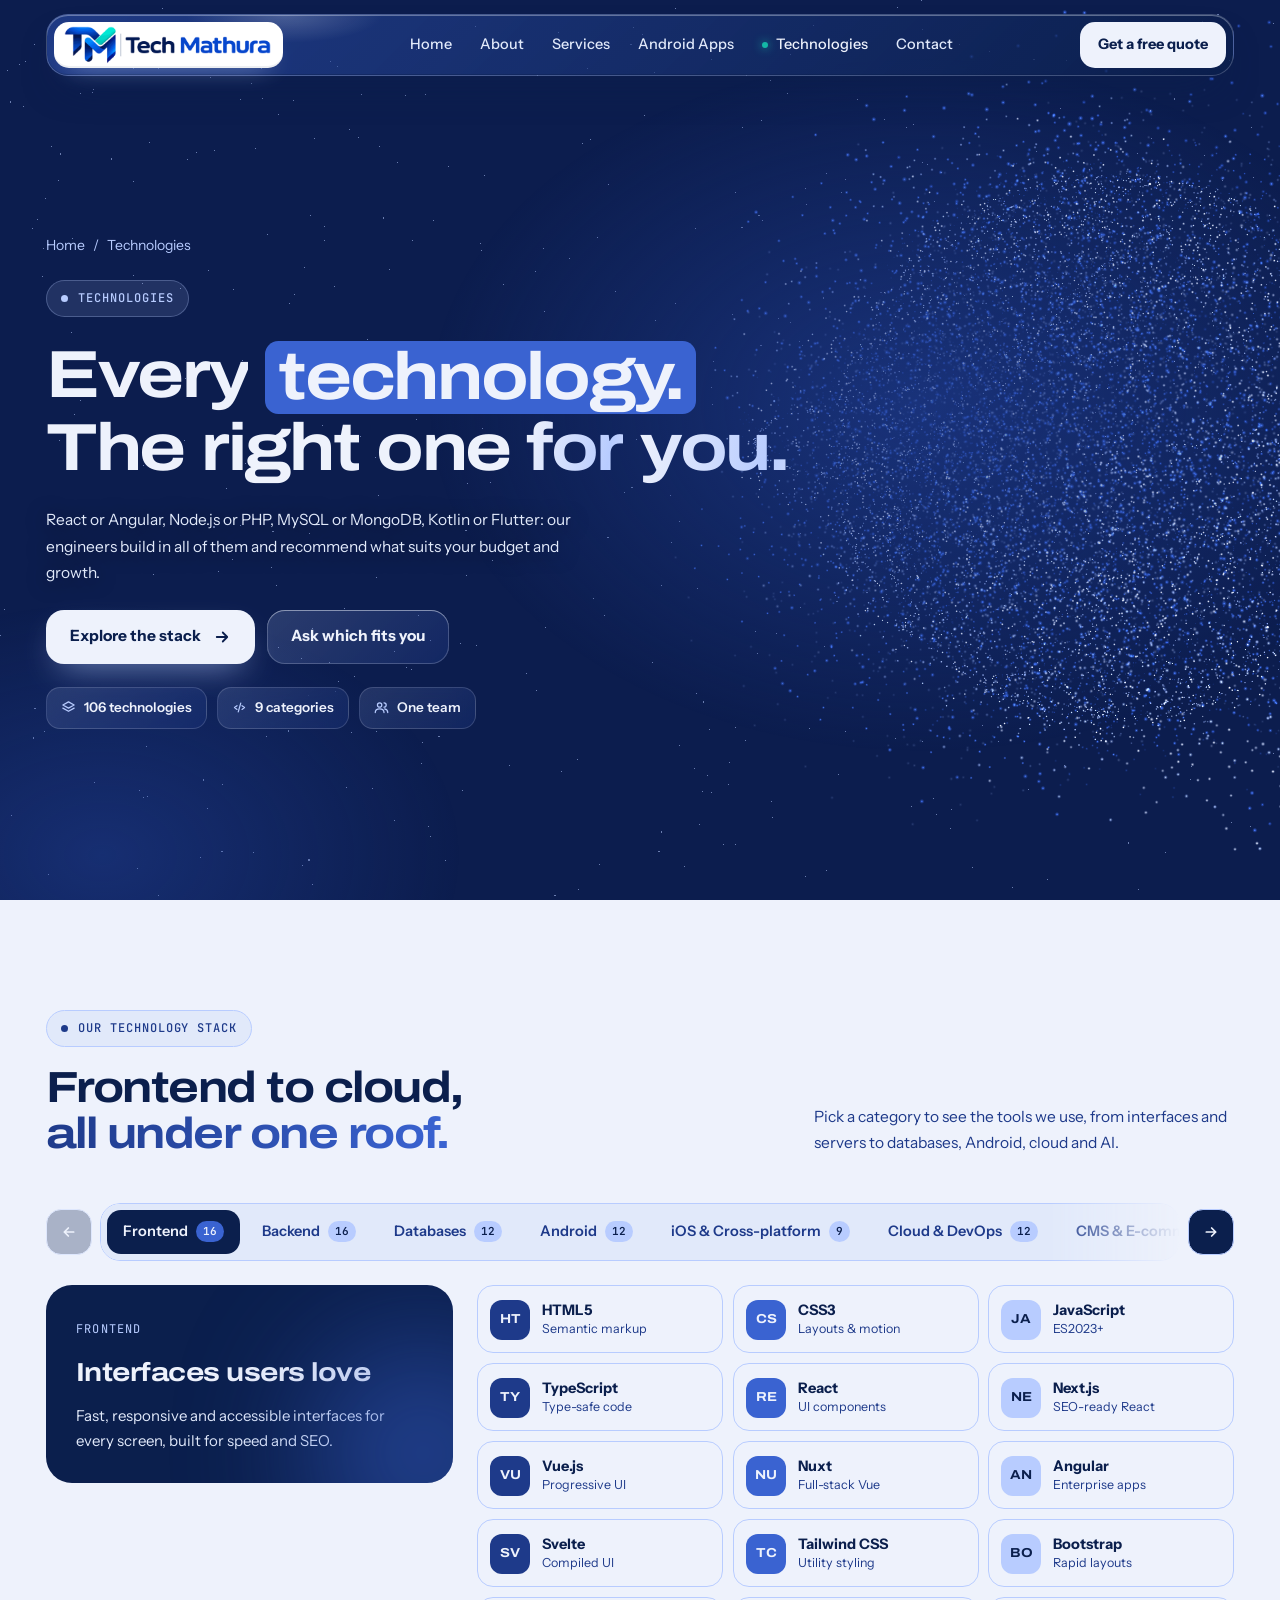
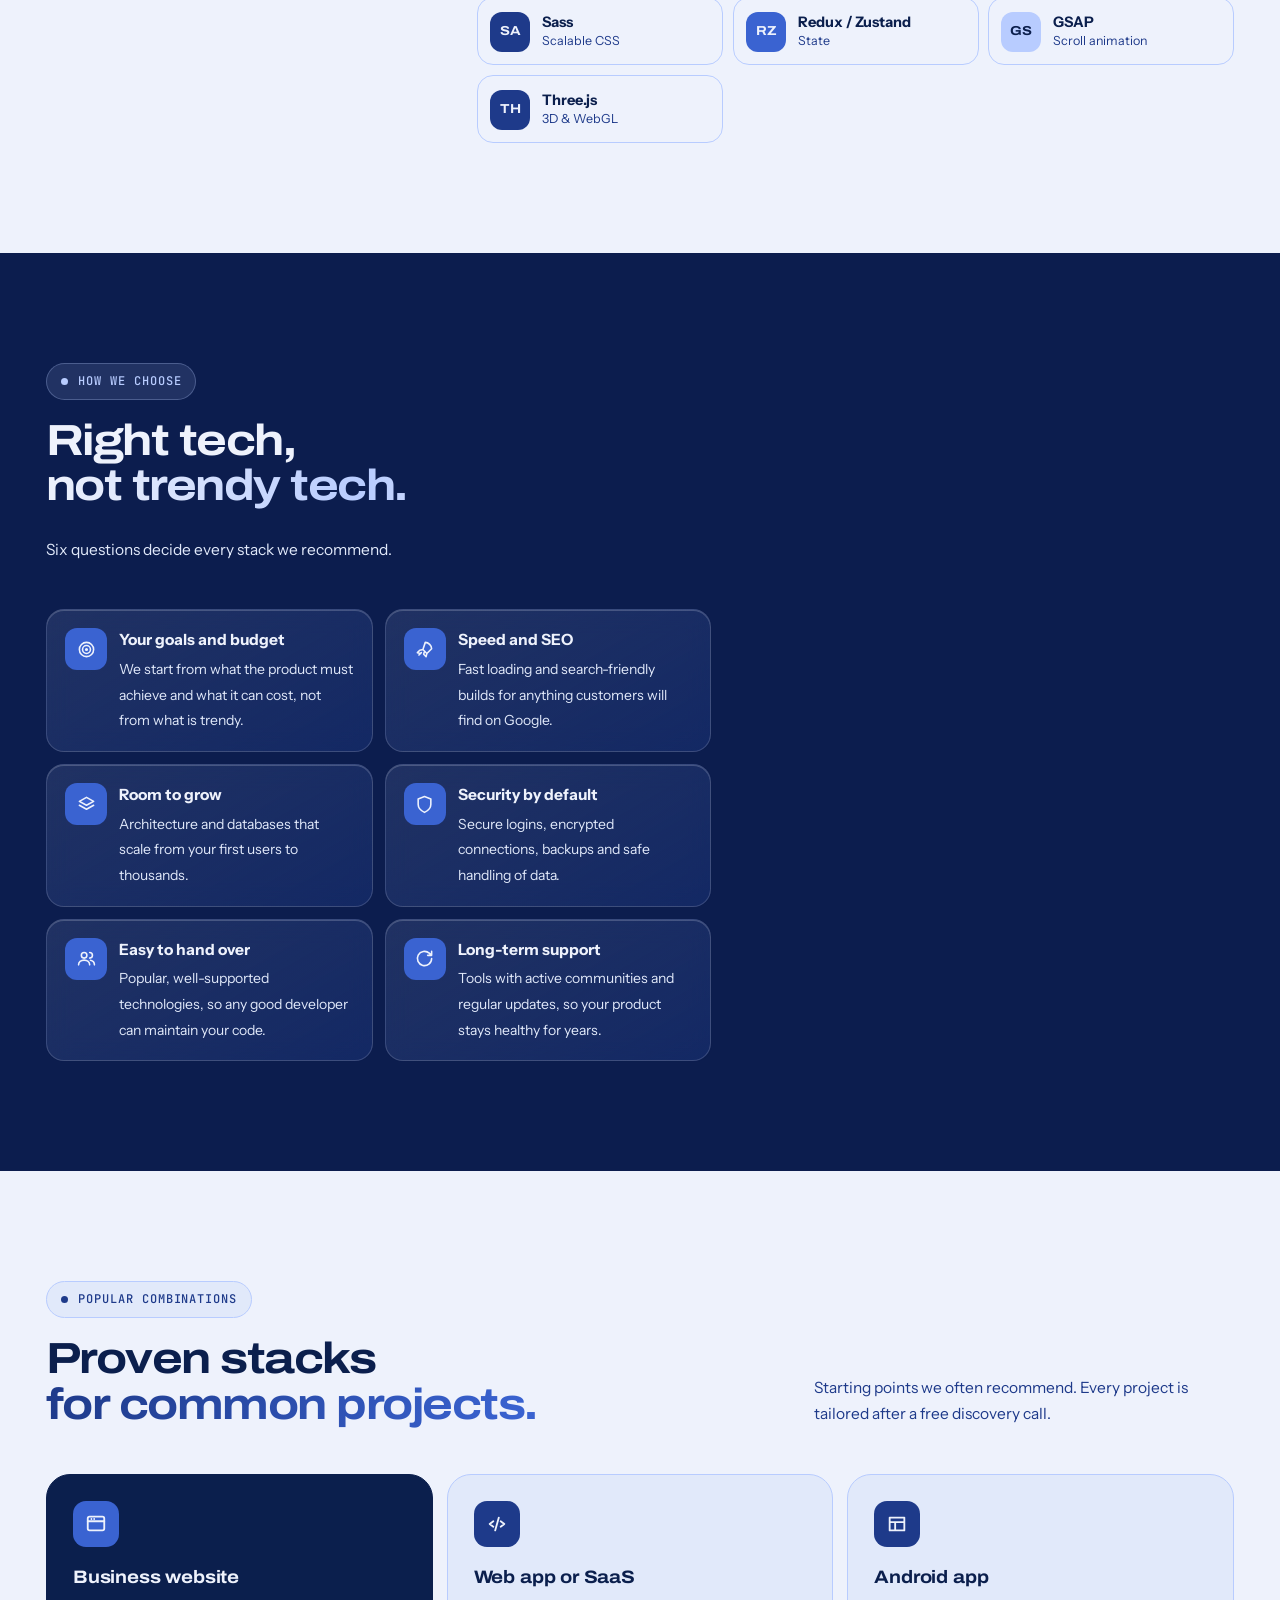
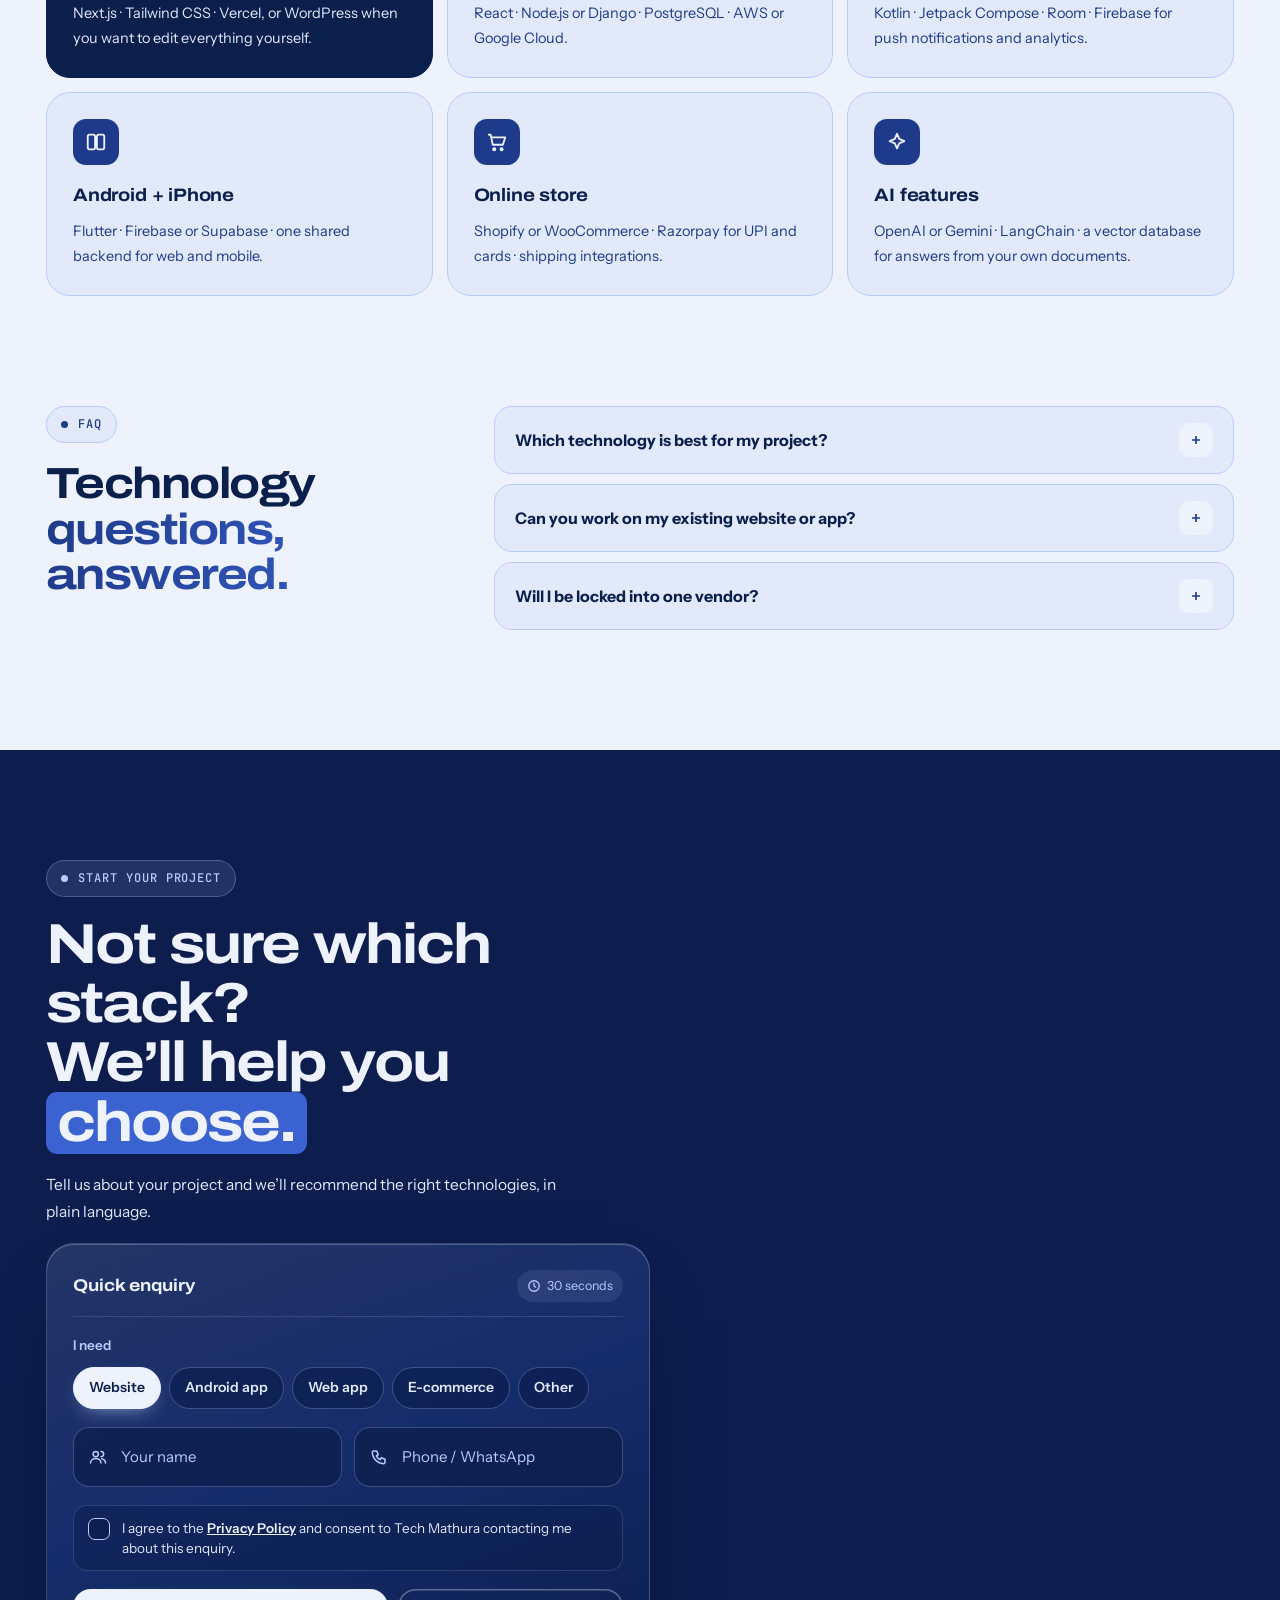
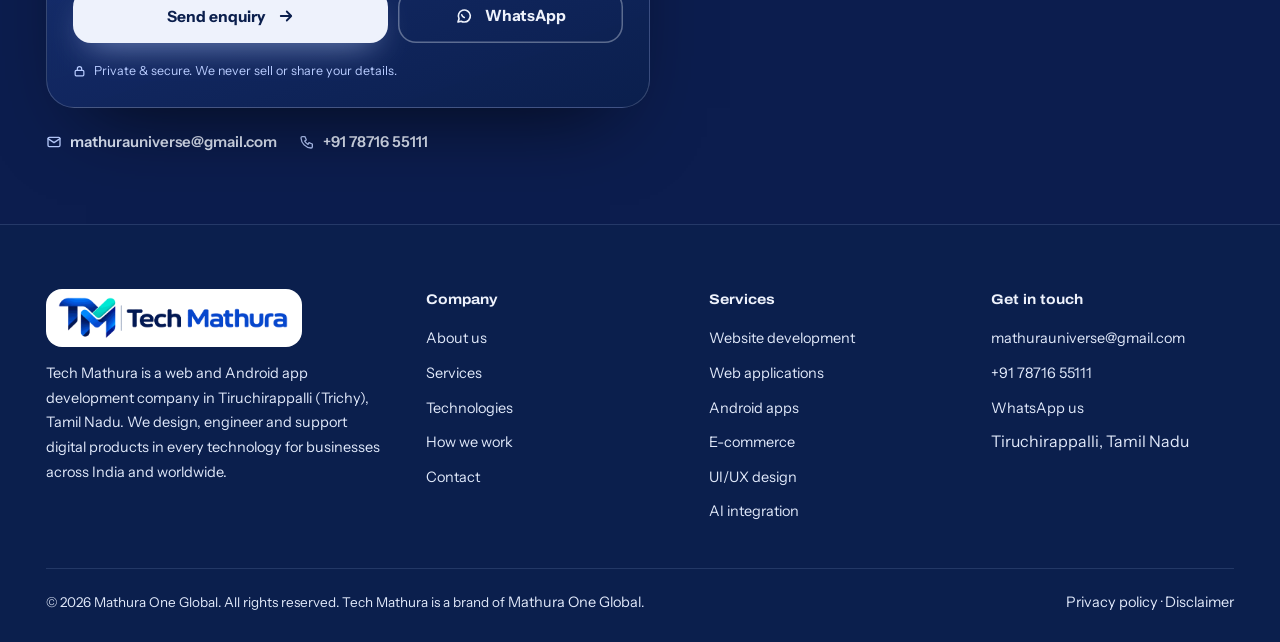
<file: technologies.html>
<!doctype html>
<html lang="en-IN">
<head>
<meta charset="utf-8">
<meta name="viewport" content="width=device-width, initial-scale=1, viewport-fit=cover">
<title>Technologies We Use: React, Node.js, Kotlin, Flutter | Tech Mathura</title>
<meta name="description" content="Frontend, backend, databases, Android, iOS, cloud and AI technologies used by Tech Mathura, Trichy, and how we choose the right stack for you.">
<meta name="robots" content="index, follow, max-snippet:-1, max-image-preview:large">
<meta name="theme-color" content="#0C1D4E">
<link rel="icon" href="assets/favicon.svg" type="image/svg+xml"><link rel="apple-touch-icon" href="assets/favicon.png">
<link rel="canonical" href="https://tech.mathuraone.com/technologies.html">
<meta property="og:title" content="Technologies We Use: React, Node.js, Kotlin, Flutter | Tech Mathura"><meta property="og:description" content="Frontend, backend, databases, Android, iOS, cloud and AI technologies used by Tech Mathura, Trichy, and how we choose the right stack for you."><meta property="og:type" content="website"><meta property="og:url" content="https://tech.mathuraone.com/technologies.html"><meta property="og:image" content="https://tech.mathuraone.com/assets/og-image.png"><meta property="og:site_name" content="Tech Mathura"><meta name="twitter:card" content="summary_large_image"><meta name="twitter:title" content="Technologies We Use: React, Node.js, Kotlin, Flutter | Tech Mathura"><meta name="twitter:description" content="Frontend, backend, databases, Android, iOS, cloud and AI technologies used by Tech Mathura, Trichy, and how we choose the right stack for you."><meta name="twitter:image" content="https://tech.mathuraone.com/assets/og-image.png"><meta property="og:locale" content="en_IN">
<link rel="preconnect" href="https://fonts.googleapis.com"><link rel="preconnect" href="https://fonts.gstatic.com" crossorigin>
<link href="https://fonts.googleapis.com/css2?family=Archivo:wdth,wght@100..125,400..800&family=Instrument+Sans:wght@400;500;600;700&family=JetBrains+Mono:wght@400;500&display=swap" rel="stylesheet">
<link rel="stylesheet" href="style.css">
<script type="application/ld+json">{"@context":"https://schema.org","@graph":[{"@type":["Organization","ProfessionalService"],"@id":"https://tech.mathuraone.com/#org","name":"Tech Mathura","url":"https://tech.mathuraone.com/","logo":{"@type":"ImageObject","url":"https://tech.mathuraone.com/assets/logo.png"},"image":"https://tech.mathuraone.com/assets/og-image.png","description":"Tech Mathura is a website, web application and Android app development company in Tiruchirappalli (Trichy), Tamil Nadu, India, serving businesses across India and worldwide.","email":"mathurauniverse@gmail.com","telephone":"+91-7871655111","address":{"@type":"PostalAddress","addressLocality":"Tiruchirappalli","addressRegion":"Tamil Nadu","addressCountry":"IN"},"areaServed":[{"@type":"City","name":"Tiruchirappalli"},{"@type":"State","name":"Tamil Nadu"},{"@type":"Country","name":"India"}],"parentOrganization":{"@type":"Organization","name":"Mathura One Global","url":"https://mathuraone.com"},"contactPoint":{"@type":"ContactPoint","contactType":"sales","telephone":"+91-7871655111","email":"mathurauniverse@gmail.com","areaServed":"IN","availableLanguage":["English"]},"knowsAbout":["Website development","Web application development","Android app development","iOS app development","Flutter","React","Next.js","Node.js","E-commerce development","UI/UX design","AI integration","SEO"]},{"@type":"WebSite","@id":"https://tech.mathuraone.com/#website","url":"https://tech.mathuraone.com/","name":"Tech Mathura","publisher":{"@id":"https://tech.mathuraone.com/#org"},"inLanguage":"en-IN"},{"@type":"WebPage","@id":"https://tech.mathuraone.com/technologies.html#webpage","url":"https://tech.mathuraone.com/technologies.html","name":"Technologies We Use: React, Node.js, Kotlin, Flutter | Tech Mathura","description":"Frontend, backend, databases, Android, iOS, cloud and AI technologies used by Tech Mathura, Trichy, and how we choose the right stack for you.","isPartOf":{"@id":"https://tech.mathuraone.com/#website"},"about":{"@id":"https://tech.mathuraone.com/#org"},"inLanguage":"en-IN"},{"@type":"BreadcrumbList","itemListElement":[{"@type":"ListItem","position":1,"name":"Home","item":"https://tech.mathuraone.com/"},{"@type":"ListItem","position":2,"name":"Technologies","item":"https://tech.mathuraone.com/technologies.html"}]},{"@type":"FAQPage","@id":"https://tech.mathuraone.com/technologies.html#faq","mainEntity":[{"@type":"Question","name":"Which technology is best for my project?","acceptedAnswer":{"@type":"Answer","text":"There is no single best stack. We recommend one after understanding your goals, users, budget and growth plans, and explain the reasons in plain language."}},{"@type":"Question","name":"Can you work on my existing website or app?","acceptedAnswer":{"@type":"Answer","text":"Yes. We audit what you have, then improve, extend or migrate it, in its current technology or a better-suited one."}},{"@type":"Question","name":"Will I be locked into one vendor?","acceptedAnswer":{"@type":"Answer","text":"No. We use popular, well-documented technologies and you own 100% of the code, so you are free to host it anywhere and work with any developer."}}]}]}</script>
</head>
<body data-page="technologies">
<canvas id="tm-gl" class="gl" aria-hidden="true"></canvas>
<div class="amb" aria-hidden="true"></div>
<div class="fb" id="fb" aria-hidden="true" hidden></div>
<div class="prog" aria-hidden="true"></div>
<a href="#main" class="sr">Skip to content</a>
<header class="nav"><div class="wrap"><div class="nbar">
<a class="logo " href="index.html" aria-label="Tech Mathura home"><img class="logo-img" src="assets/logo.png" alt="Tech Mathura" width="238" height="50" onerror="this.remove()"><span class="logo-txt"><span class="mk" aria-hidden="true">TM</span><span><b>Tech Mathura</b><small>Web &amp; App Development</small></span></span></a>
<nav class="nlinks" aria-label="Primary"><a class="nl" href="index.html" data-page="home">Home</a><a class="nl" href="about.html" data-page="about">About</a><a class="nl" href="services.html" data-page="services">Services</a><a class="nl" href="android.html" data-page="android">Android Apps</a><a class="nl" href="technologies.html" data-page="technologies">Technologies</a><a class="nl" href="contact.html" data-page="contact">Contact</a></nav>
<a class="ncta" href="contact.html">Get a free quote</a>
<button class="burger" type="button" id="burger" aria-label="Open menu" aria-expanded="false" aria-controls="mmenu"><svg class="ic-x" style="display:none" width="20" height="20" viewBox="0 0 24 24" fill="none" stroke="currentColor" stroke-width="2.2" aria-hidden="true"><path d="M6 6l12 12M18 6L6 18"/></svg><svg class="ic-m" width="20" height="20" viewBox="0 0 24 24" fill="none" stroke="currentColor" stroke-width="2.2" aria-hidden="true"><path d="M4 8h16M4 16h11"/></svg></button>
</div></div></header>
<nav class="mmenu" id="mmenu" aria-label="Mobile" hidden><div><a class="ml" href="index.html" data-page="home"><small>01</small>Home</a><a class="ml" href="about.html" data-page="about"><small>02</small>About</a><a class="ml" href="services.html" data-page="services"><small>03</small>Services</a><a class="ml" href="android.html" data-page="android"><small>04</small>Android Apps</a><a class="ml" href="technologies.html" data-page="technologies"><small>05</small>Technologies</a><a class="ml" href="contact.html" data-page="contact"><small>06</small>Contact</a></div>
<div class="mfoot"><a class="btn b-w" href="contact.html">Get a free quote <svg width="18" height="18" viewBox="0 0 24 24" fill="none" stroke="currentColor" stroke-width="2.4" stroke-linecap="round" stroke-linejoin="round" aria-hidden="true"><path d="M5 12h14M13 6l6 6-6 6"/></svg></a><a class="btn b-g" href="https://wa.me/917871655111"><svg width="18" height="18" viewBox="0 0 24 24" fill="none" stroke="currentColor" stroke-width="2.2" stroke-linecap="round" stroke-linejoin="round" aria-hidden="true"><path d="M4 20l1.4-4.2A8 8 0 1112 20a8 8 0 01-3.8-1z"/><path d="M9 10.5c.5 1.6 1.8 2.9 3.4 3.5"/></svg> WhatsApp us</a><a class="mmail" href="mailto:mathurauniverse@gmail.com">mathurauniverse@gmail.com</a></div></nav>
<main class="main" id="main">

<section class="hero page dk" id="top" data-k="2.4,0,.95,3" data-km="0,1.6,.46,3">
<div class="wrap">
<nav class="crumbs fu" style="animation-delay:.4s" aria-label="Breadcrumb"><a href="index.html">Home</a><span>/</span><span>Technologies</span></nav>
<span class="tag fu" style="animation-delay:.45s"><i></i>Technologies</span>
<h1 class="ar h1" aria-label="Every technology. The right one for you."><span aria-hidden="true"><span class="w"><span style="animation-delay:0.55s">Every</span></span> <span class="w"><span style="animation-delay:0.64s"><span class="chipw">technology.</span></span></span> <br> <span class="w"><span style="animation-delay:0.73s">The</span></span> <span class="w"><span style="animation-delay:0.82s">right</span></span> <span class="w"><span style="animation-delay:0.91s">one</span></span> <span class="w"><span class="shine" style="animation-delay:1.00s">for</span></span> <span class="w"><span class="shine" style="animation-delay:1.09s">you.</span></span></span></h1>
<p class="sub hsub fu" style="animation-delay:1.2s">React or Angular, Node.js or PHP, MySQL or MongoDB, Kotlin or Flutter: our engineers build in all of them and recommend what suits your budget and growth.</p>
<div class="btns fu" style="animation-delay:1.35s"><a class="btn b-w" href="#stack" data-mag>Explore the stack <svg width="18" height="18" viewBox="0 0 24 24" fill="none" stroke="currentColor" stroke-width="2.4" stroke-linecap="round" stroke-linejoin="round" aria-hidden="true"><path d="M5 12h14M13 6l6 6-6 6"/></svg></a><a class="btn b-g" href="contact.html" data-mag>Ask which fits you</a></div>
<div class="hchips fu" style="animation-delay:1.5s"><span class="hc"><svg width="15" height="15" viewBox="0 0 24 24" fill="none" stroke="#B8CCFF" stroke-width="2" stroke-linecap="round" stroke-linejoin="round" aria-hidden="true"><path d="M12 3l9 5-9 5-9-5zM3 13l9 5 9-5"/></svg>106 technologies</span><span class="hc"><svg width="15" height="15" viewBox="0 0 24 24" fill="none" stroke="#B8CCFF" stroke-width="2" stroke-linecap="round" stroke-linejoin="round" aria-hidden="true"><path d="M8 9l-4 3 4 3M16 9l4 3-4 3M14 5l-4 14"/></svg>9 categories</span><span class="hc"><svg width="15" height="15" viewBox="0 0 24 24" fill="none" stroke="#B8CCFF" stroke-width="2" stroke-linecap="round" stroke-linejoin="round" aria-hidden="true"><circle cx="9" cy="8" r="3.5"/><path d="M2 20c0-3.5 3-6 7-6s7 2.5 7 6M16 4.5a3.5 3.5 0 010 7M22 20c0-3-2-5-5-5.7"/></svg>One team</span></div>
</div></section>

<section class="sec lt" id="stack" data-rv data-k="2.95,.9,.42,3" data-km="0,1.6,.42,3"><div class="wrap">
<div class="shd"><div class="l"><span class="tag rv"><i></i>Our technology stack</span>
<h2 class="ar h2"><span class="ln"><span>Frontend to cloud,</span></span><span class="ln"><span class="q1 shine">all under one roof.</span></span></h2></div><p class="sub rv q2">Pick a category to see the tools we use, from interfaces and servers to databases, Android, cloud and AI.</p></div>
<div class="rv q3"><div class="tabs-wrap" data-tabslide><button type="button" class="tsl prev" aria-label="Previous categories" data-tsl="-1"><svg width="16" height="16" viewBox="0 0 24 24" fill="none" stroke="currentColor" stroke-width="2.6" stroke-linecap="round" stroke-linejoin="round" aria-hidden="true"><path d="M5 12h14M13 6l6 6-6 6"/></svg></button><div class="tabs" role="tablist" aria-label="Technology categories" data-tabs><button type="button" role="tab" class="tb on" aria-selected="true" data-tab="0">Frontend<em>16</em></button><button type="button" role="tab" class="tb" aria-selected="false" data-tab="1">Backend<em>16</em></button><button type="button" role="tab" class="tb" aria-selected="false" data-tab="2">Databases<em>12</em></button><button type="button" role="tab" class="tb" aria-selected="false" data-tab="3">Android<em>12</em></button><button type="button" role="tab" class="tb" aria-selected="false" data-tab="4">iOS &amp; Cross-platform<em>9</em></button><button type="button" role="tab" class="tb" aria-selected="false" data-tab="5">Cloud &amp; DevOps<em>12</em></button><button type="button" role="tab" class="tb" aria-selected="false" data-tab="6">CMS &amp; E-commerce<em>10</em></button><button type="button" role="tab" class="tb" aria-selected="false" data-tab="7">AI &amp; ML<em>8</em></button><button type="button" role="tab" class="tb" aria-selected="false" data-tab="8">Testing &amp; Tools<em>11</em></button></div><button type="button" class="tsl next" aria-label="More categories" data-tsl="1"><svg width="16" height="16" viewBox="0 0 24 24" fill="none" stroke="currentColor" stroke-width="2.6" stroke-linecap="round" stroke-linejoin="round" aria-hidden="true"><path d="M5 12h14M13 6l6 6-6 6"/></svg></button></div><div class="tpane" role="tabpanel" data-pane="0"><div class="tinfo"><span class="mono" style="color:#B8CCFF">Frontend</span><h3>Interfaces users love</h3><p>Fast, responsive and accessible interfaces for every screen, built for speed and SEO.</p></div><div class="tgrid"><div class="tt" style="animation-delay:0.000s"><span class="mg" aria-hidden="true">HT</span><div><b>HTML5</b><span>Semantic markup</span></div></div><div class="tt" style="animation-delay:0.035s"><span class="mg" aria-hidden="true">CS</span><div><b>CSS3</b><span>Layouts &amp; motion</span></div></div><div class="tt" style="animation-delay:0.070s"><span class="mg" aria-hidden="true">JA</span><div><b>JavaScript</b><span>ES2023+</span></div></div><div class="tt" style="animation-delay:0.105s"><span class="mg" aria-hidden="true">TY</span><div><b>TypeScript</b><span>Type-safe code</span></div></div><div class="tt" style="animation-delay:0.140s"><span class="mg" aria-hidden="true">RE</span><div><b>React</b><span>UI components</span></div></div><div class="tt" style="animation-delay:0.175s"><span class="mg" aria-hidden="true">NE</span><div><b>Next.js</b><span>SEO-ready React</span></div></div><div class="tt" style="animation-delay:0.210s"><span class="mg" aria-hidden="true">VU</span><div><b>Vue.js</b><span>Progressive UI</span></div></div><div class="tt" style="animation-delay:0.245s"><span class="mg" aria-hidden="true">NU</span><div><b>Nuxt</b><span>Full-stack Vue</span></div></div><div class="tt" style="animation-delay:0.280s"><span class="mg" aria-hidden="true">AN</span><div><b>Angular</b><span>Enterprise apps</span></div></div><div class="tt" style="animation-delay:0.315s"><span class="mg" aria-hidden="true">SV</span><div><b>Svelte</b><span>Compiled UI</span></div></div><div class="tt" style="animation-delay:0.350s"><span class="mg" aria-hidden="true">TC</span><div><b>Tailwind CSS</b><span>Utility styling</span></div></div><div class="tt" style="animation-delay:0.385s"><span class="mg" aria-hidden="true">BO</span><div><b>Bootstrap</b><span>Rapid layouts</span></div></div><div class="tt" style="animation-delay:0.420s"><span class="mg" aria-hidden="true">SA</span><div><b>Sass</b><span>Scalable CSS</span></div></div><div class="tt" style="animation-delay:0.455s"><span class="mg" aria-hidden="true">RZ</span><div><b>Redux / Zustand</b><span>State</span></div></div><div class="tt" style="animation-delay:0.490s"><span class="mg" aria-hidden="true">GS</span><div><b>GSAP</b><span>Scroll animation</span></div></div><div class="tt" style="animation-delay:0.525s"><span class="mg" aria-hidden="true">TH</span><div><b>Three.js</b><span>3D &amp; WebGL</span></div></div></div></div><div class="tpane" role="tabpanel" data-pane="1" hidden><div class="tinfo"><span class="mono" style="color:#B8CCFF">Backend</span><h3>The engine behind it all</h3><p>Secure, scalable server logic for logins, payments, business rules and integrations.</p></div><div class="tgrid"><div class="tt" style="animation-delay:0.000s"><span class="mg" aria-hidden="true">NO</span><div><b>Node.js</b><span>JS runtime</span></div></div><div class="tt" style="animation-delay:0.035s"><span class="mg" aria-hidden="true">EX</span><div><b>Express.js</b><span>Minimal APIs</span></div></div><div class="tt" style="animation-delay:0.070s"><span class="mg" aria-hidden="true">NE</span><div><b>NestJS</b><span>Structured Node</span></div></div><div class="tt" style="animation-delay:0.105s"><span class="mg" aria-hidden="true">PY</span><div><b>Python</b><span>Versatile</span></div></div><div class="tt" style="animation-delay:0.140s"><span class="mg" aria-hidden="true">DJ</span><div><b>Django</b><span>Batteries included</span></div></div><div class="tt" style="animation-delay:0.175s"><span class="mg" aria-hidden="true">FA</span><div><b>FastAPI</b><span>High-speed APIs</span></div></div><div class="tt" style="animation-delay:0.210s"><span class="mg" aria-hidden="true">PH</span><div><b>PHP</b><span>Proven web language</span></div></div><div class="tt" style="animation-delay:0.245s"><span class="mg" aria-hidden="true">LA</span><div><b>Laravel</b><span>Elegant PHP</span></div></div><div class="tt" style="animation-delay:0.280s"><span class="mg" aria-hidden="true">JA</span><div><b>Java</b><span>Enterprise grade</span></div></div><div class="tt" style="animation-delay:0.315s"><span class="mg" aria-hidden="true">SB</span><div><b>Spring Boot</b><span>Java services</span></div></div><div class="tt" style="animation-delay:0.350s"><span class="mg" aria-hidden="true">GO</span><div><b>Go</b><span>High concurrency</span></div></div><div class="tt" style="animation-delay:0.385s"><span class="mg" aria-hidden="true">.C</span><div><b>.NET Core</b><span>Microsoft stack</span></div></div><div class="tt" style="animation-delay:0.420s"><span class="mg" aria-hidden="true">GR</span><div><b>GraphQL</b><span>Flexible queries</span></div></div><div class="tt" style="animation-delay:0.455s"><span class="mg" aria-hidden="true">RA</span><div><b>REST APIs</b><span>Standard endpoints</span></div></div><div class="tt" style="animation-delay:0.490s"><span class="mg" aria-hidden="true">SO</span><div><b>Socket.io</b><span>Real-time</span></div></div><div class="tt" style="animation-delay:0.525s"><span class="mg" aria-hidden="true">JO</span><div><b>JWT / OAuth</b><span>Secure auth</span></div></div></div></div><div class="tpane" role="tabpanel" data-pane="2" hidden><div class="tinfo"><span class="mono" style="color:#B8CCFF">Databases</span><h3>Data, safe and fast</h3><p>The right database for your data, relational, document, real-time or search, with backups built in.</p></div><div class="tgrid"><div class="tt" style="animation-delay:0.000s"><span class="mg" aria-hidden="true">PO</span><div><b>PostgreSQL</b><span>Advanced SQL</span></div></div><div class="tt" style="animation-delay:0.035s"><span class="mg" aria-hidden="true">MY</span><div><b>MySQL</b><span>Popular SQL</span></div></div><div class="tt" style="animation-delay:0.070s"><span class="mg" aria-hidden="true">MA</span><div><b>MariaDB</b><span>Open SQL</span></div></div><div class="tt" style="animation-delay:0.105s"><span class="mg" aria-hidden="true">SS</span><div><b>SQL Server</b><span>Microsoft SQL</span></div></div><div class="tt" style="animation-delay:0.140s"><span class="mg" aria-hidden="true">MO</span><div><b>MongoDB</b><span>Document DB</span></div></div><div class="tt" style="animation-delay:0.175s"><span class="mg" aria-hidden="true">RE</span><div><b>Redis</b><span>Cache &amp; queues</span></div></div><div class="tt" style="animation-delay:0.210s"><span class="mg" aria-hidden="true">FI</span><div><b>Firebase</b><span>Real-time DB</span></div></div><div class="tt" style="animation-delay:0.245s"><span class="mg" aria-hidden="true">SU</span><div><b>Supabase</b><span>Postgres + auth</span></div></div><div class="tt" style="animation-delay:0.280s"><span class="mg" aria-hidden="true">SQ</span><div><b>SQLite</b><span>Embedded DB</span></div></div><div class="tt" style="animation-delay:0.315s"><span class="mg" aria-hidden="true">DY</span><div><b>DynamoDB</b><span>Serverless NoSQL</span></div></div><div class="tt" style="animation-delay:0.350s"><span class="mg" aria-hidden="true">EL</span><div><b>Elasticsearch</b><span>Search</span></div></div><div class="tt" style="animation-delay:0.385s"><span class="mg" aria-hidden="true">PO</span><div><b>Prisma ORM</b><span>Type-safe access</span></div></div></div></div><div class="tpane" role="tabpanel" data-pane="3" hidden><div class="tinfo"><span class="mono" style="color:#B8CCFF">Android</span><h3>Native Android</h3><p>Modern Android development with Google’s recommended architecture and tools.</p></div><div class="tgrid"><div class="tt" style="animation-delay:0.000s"><span class="mg" aria-hidden="true">KO</span><div><b>Kotlin</b><span>Primary language</span></div></div><div class="tt" style="animation-delay:0.035s"><span class="mg" aria-hidden="true">JA</span><div><b>Java</b><span>Legacy &amp; SDK</span></div></div><div class="tt" style="animation-delay:0.070s"><span class="mg" aria-hidden="true">JC</span><div><b>Jetpack Compose</b><span>Declarative UI</span></div></div><div class="tt" style="animation-delay:0.105s"><span class="mg" aria-hidden="true">AS</span><div><b>Android SDK</b><span>Platform APIs</span></div></div><div class="tt" style="animation-delay:0.140s"><span class="mg" aria-hidden="true">M3</span><div><b>Material 3</b><span>Design system</span></div></div><div class="tt" style="animation-delay:0.175s"><span class="mg" aria-hidden="true">RO</span><div><b>Room</b><span>Local database</span></div></div><div class="tt" style="animation-delay:0.210s"><span class="mg" aria-hidden="true">RE</span><div><b>Retrofit</b><span>Networking</span></div></div><div class="tt" style="animation-delay:0.245s"><span class="mg" aria-hidden="true">HI</span><div><b>Hilt</b><span>Dependency injection</span></div></div><div class="tt" style="animation-delay:0.280s"><span class="mg" aria-hidden="true">CF</span><div><b>Coroutines &amp; Flow</b><span>Async</span></div></div><div class="tt" style="animation-delay:0.315s"><span class="mg" aria-hidden="true">WO</span><div><b>WorkManager</b><span>Background jobs</span></div></div><div class="tt" style="animation-delay:0.350s"><span class="mg" aria-hidden="true">FF</span><div><b>Firebase FCM</b><span>Push alerts</span></div></div><div class="tt" style="animation-delay:0.385s"><span class="mg" aria-hidden="true">PC</span><div><b>Play Console</b><span>Publishing</span></div></div></div></div><div class="tpane" role="tabpanel" data-pane="4" hidden><div class="tinfo"><span class="mono" style="color:#B8CCFF">iOS &amp; Cross-platform</span><h3>One codebase, two stores</h3><p>Reach Android and iOS users together with a native feel and lower cost.</p></div><div class="tgrid"><div class="tt" style="animation-delay:0.000s"><span class="mg" aria-hidden="true">FL</span><div><b>Flutter</b><span>Google UI toolkit</span></div></div><div class="tt" style="animation-delay:0.035s"><span class="mg" aria-hidden="true">DA</span><div><b>Dart</b><span>Flutter language</span></div></div><div class="tt" style="animation-delay:0.070s"><span class="mg" aria-hidden="true">RN</span><div><b>React Native</b><span>React for mobile</span></div></div><div class="tt" style="animation-delay:0.105s"><span class="mg" aria-hidden="true">EX</span><div><b>Expo</b><span>Faster RN</span></div></div><div class="tt" style="animation-delay:0.140s"><span class="mg" aria-hidden="true">SW</span><div><b>Swift</b><span>Native iOS</span></div></div><div class="tt" style="animation-delay:0.175s"><span class="mg" aria-hidden="true">SW</span><div><b>SwiftUI</b><span>iOS UI</span></div></div><div class="tt" style="animation-delay:0.210s"><span class="mg" aria-hidden="true">KM</span><div><b>Kotlin Multiplatform</b><span>Shared logic</span></div></div><div class="tt" style="animation-delay:0.245s"><span class="mg" aria-hidden="true">CI</span><div><b>Capacitor / Ionic</b><span>Web to app</span></div></div><div class="tt" style="animation-delay:0.280s"><span class="mg" aria-hidden="true">PW</span><div><b>PWA</b><span>Installable web</span></div></div></div></div><div class="tpane" role="tabpanel" data-pane="5" hidden><div class="tinfo"><span class="mono" style="color:#B8CCFF">Cloud &amp; DevOps</span><h3>Hosting that never sleeps</h3><p>Reliable hosting, automated deployments and monitoring so your product stays online.</p></div><div class="tgrid"><div class="tt" style="animation-delay:0.000s"><span class="mg" aria-hidden="true">AW</span><div><b>AWS</b><span>EC2, S3, Lambda</span></div></div><div class="tt" style="animation-delay:0.035s"><span class="mg" aria-hidden="true">GC</span><div><b>Google Cloud</b><span>GCP</span></div></div><div class="tt" style="animation-delay:0.070s"><span class="mg" aria-hidden="true">AZ</span><div><b>Azure</b><span>Microsoft cloud</span></div></div><div class="tt" style="animation-delay:0.105s"><span class="mg" aria-hidden="true">VE</span><div><b>Vercel</b><span>Next.js hosting</span></div></div><div class="tt" style="animation-delay:0.140s"><span class="mg" aria-hidden="true">NE</span><div><b>Netlify</b><span>Jamstack</span></div></div><div class="tt" style="animation-delay:0.175s"><span class="mg" aria-hidden="true">CL</span><div><b>Cloudflare</b><span>CDN &amp; security</span></div></div><div class="tt" style="animation-delay:0.210s"><span class="mg" aria-hidden="true">DI</span><div><b>DigitalOcean</b><span>Simple VPS</span></div></div><div class="tt" style="animation-delay:0.245s"><span class="mg" aria-hidden="true">DO</span><div><b>Docker</b><span>Containers</span></div></div><div class="tt" style="animation-delay:0.280s"><span class="mg" aria-hidden="true">KU</span><div><b>Kubernetes</b><span>Orchestration</span></div></div><div class="tt" style="animation-delay:0.315s"><span class="mg" aria-hidden="true">GA</span><div><b>GitHub Actions</b><span>CI/CD</span></div></div><div class="tt" style="animation-delay:0.350s"><span class="mg" aria-hidden="true">NG</span><div><b>Nginx</b><span>Web server</span></div></div><div class="tt" style="animation-delay:0.385s"><span class="mg" aria-hidden="true">LI</span><div><b>Linux</b><span>Server OS</span></div></div></div></div><div class="tpane" role="tabpanel" data-pane="6" hidden><div class="tinfo"><span class="mono" style="color:#B8CCFF">CMS &amp; E-commerce</span><h3>Sell and publish easily</h3><p>Platforms that let you edit content and sell online without calling a developer.</p></div><div class="tgrid"><div class="tt" style="animation-delay:0.000s"><span class="mg" aria-hidden="true">WO</span><div><b>WordPress</b><span>Popular CMS</span></div></div><div class="tt" style="animation-delay:0.035s"><span class="mg" aria-hidden="true">WO</span><div><b>WooCommerce</b><span>WP stores</span></div></div><div class="tt" style="animation-delay:0.070s"><span class="mg" aria-hidden="true">SH</span><div><b>Shopify</b><span>Hosted stores</span></div></div><div class="tt" style="animation-delay:0.105s"><span class="mg" aria-hidden="true">MA</span><div><b>Magento</b><span>Large catalogues</span></div></div><div class="tt" style="animation-delay:0.140s"><span class="mg" aria-hidden="true">ST</span><div><b>Strapi</b><span>Headless CMS</span></div></div><div class="tt" style="animation-delay:0.175s"><span class="mg" aria-hidden="true">SA</span><div><b>Sanity</b><span>Structured content</span></div></div><div class="tt" style="animation-delay:0.210s"><span class="mg" aria-hidden="true">CO</span><div><b>Contentful</b><span>Enterprise CMS</span></div></div><div class="tt" style="animation-delay:0.245s"><span class="mg" aria-hidden="true">RA</span><div><b>Razorpay</b><span>UPI &amp; cards</span></div></div><div class="tt" style="animation-delay:0.280s"><span class="mg" aria-hidden="true">ST</span><div><b>Stripe</b><span>Global payments</span></div></div><div class="tt" style="animation-delay:0.315s"><span class="mg" aria-hidden="true">CP</span><div><b>Cashfree / PayU</b><span>Indian gateways</span></div></div></div></div><div class="tpane" role="tabpanel" data-pane="7" hidden><div class="tinfo"><span class="mono" style="color:#B8CCFF">AI &amp; ML</span><h3>Intelligence built in</h3><p>Practical AI: assistants, smart search, document reading and on-device ML.</p></div><div class="tgrid"><div class="tt" style="animation-delay:0.000s"><span class="mg" aria-hidden="true">OP</span><div><b>OpenAI</b><span>GPT models</span></div></div><div class="tt" style="animation-delay:0.035s"><span class="mg" aria-hidden="true">GG</span><div><b>Google Gemini</b><span>Multimodal AI</span></div></div><div class="tt" style="animation-delay:0.070s"><span class="mg" aria-hidden="true">CL</span><div><b>Claude</b><span>Long-context AI</span></div></div><div class="tt" style="animation-delay:0.105s"><span class="mg" aria-hidden="true">LA</span><div><b>LangChain</b><span>AI workflows</span></div></div><div class="tt" style="animation-delay:0.140s"><span class="mg" aria-hidden="true">HF</span><div><b>Hugging Face</b><span>Open models</span></div></div><div class="tt" style="animation-delay:0.175s"><span class="mg" aria-hidden="true">TL</span><div><b>TensorFlow Lite</b><span>On-device ML</span></div></div><div class="tt" style="animation-delay:0.210s"><span class="mg" aria-hidden="true">MK</span><div><b>ML Kit</b><span>Android ML</span></div></div><div class="tt" style="animation-delay:0.245s"><span class="mg" aria-hidden="true">VD</span><div><b>Vector DBs</b><span>Semantic search</span></div></div></div></div><div class="tpane" role="tabpanel" data-pane="8" hidden><div class="tinfo"><span class="mono" style="color:#B8CCFF">Testing &amp; Tools</span><h3>Quality you can trust</h3><p>Automated testing, monitoring and collaboration tools that keep releases stable.</p></div><div class="tgrid"><div class="tt" style="animation-delay:0.000s"><span class="mg" aria-hidden="true">GG</span><div><b>Git &amp; GitHub</b><span>Version control</span></div></div><div class="tt" style="animation-delay:0.035s"><span class="mg" aria-hidden="true">JE</span><div><b>Jest</b><span>Unit tests</span></div></div><div class="tt" style="animation-delay:0.070s"><span class="mg" aria-hidden="true">CY</span><div><b>Cypress</b><span>E2E tests</span></div></div><div class="tt" style="animation-delay:0.105s"><span class="mg" aria-hidden="true">PL</span><div><b>Playwright</b><span>Browser tests</span></div></div><div class="tt" style="animation-delay:0.140s"><span class="mg" aria-hidden="true">ES</span><div><b>Espresso</b><span>Android UI tests</span></div></div><div class="tt" style="animation-delay:0.175s"><span class="mg" aria-hidden="true">JU</span><div><b>JUnit</b><span>Kotlin/Java tests</span></div></div><div class="tt" style="animation-delay:0.210s"><span class="mg" aria-hidden="true">PO</span><div><b>Postman</b><span>API testing</span></div></div><div class="tt" style="animation-delay:0.245s"><span class="mg" aria-hidden="true">SE</span><div><b>Sentry</b><span>Error tracking</span></div></div><div class="tt" style="animation-delay:0.280s"><span class="mg" aria-hidden="true">LI</span><div><b>Lighthouse</b><span>Performance</span></div></div><div class="tt" style="animation-delay:0.315s"><span class="mg" aria-hidden="true">FI</span><div><b>Figma</b><span>Design handoff</span></div></div><div class="tt" style="animation-delay:0.350s"><span class="mg" aria-hidden="true">JI</span><div><b>Jira</b><span>Tracking</span></div></div></div></div></div>
</div></section>

<section class="sec dk sp-m" id="choose" data-rv data-k="2.95,0,.85,4" data-km="0,1.6,.45,4"><div class="wrap"><div class="lcol">
<div class="shd"><div class="l"><span class="tag rv"><i></i>How we choose</span>
<h2 class="ar h2"><span class="ln"><span>Right tech,</span></span><span class="ln"><span class="q1 shine">not trendy tech.</span></span></h2></div><p class="sub rv q2">Six questions decide every stack we recommend.</p></div>
<div class="feat"><div class="ft rv q1"><span class="fi"><svg width="19" height="19" viewBox="0 0 24 24" fill="none" stroke="#EEF2FC" stroke-width="2" stroke-linecap="round" stroke-linejoin="round" aria-hidden="true"><circle cx="12" cy="12" r="9"/><circle cx="12" cy="12" r="5"/><circle cx="12" cy="12" r="1"/></svg></span><div><b>Your goals and budget</b><span>We start from what the product must achieve and what it can cost, not from what is trendy.</span></div></div><div class="ft rv q2"><span class="fi"><svg width="19" height="19" viewBox="0 0 24 24" fill="none" stroke="#EEF2FC" stroke-width="2" stroke-linecap="round" stroke-linejoin="round" aria-hidden="true"><path d="M13 3c4 0 8 4 8 8l-6 6-5-5zM10 12l-4 1-3 3 4 1M12 14l-1 4 3 3 1-4M8 16l-3 3"/></svg></span><div><b>Speed and SEO</b><span>Fast loading and search-friendly builds for anything customers will find on Google.</span></div></div><div class="ft rv q3"><span class="fi"><svg width="19" height="19" viewBox="0 0 24 24" fill="none" stroke="#EEF2FC" stroke-width="2" stroke-linecap="round" stroke-linejoin="round" aria-hidden="true"><path d="M12 3l9 5-9 5-9-5zM3 13l9 5 9-5"/></svg></span><div><b>Room to grow</b><span>Architecture and databases that scale from your first users to thousands.</span></div></div><div class="ft rv q1"><span class="fi"><svg width="19" height="19" viewBox="0 0 24 24" fill="none" stroke="#EEF2FC" stroke-width="2" stroke-linecap="round" stroke-linejoin="round" aria-hidden="true"><path d="M12 22s8-4 8-10V5l-8-3-8 3v7c0 6 8 10 8 10z"/></svg></span><div><b>Security by default</b><span>Secure logins, encrypted connections, backups and safe handling of data.</span></div></div><div class="ft rv q2"><span class="fi"><svg width="19" height="19" viewBox="0 0 24 24" fill="none" stroke="#EEF2FC" stroke-width="2" stroke-linecap="round" stroke-linejoin="round" aria-hidden="true"><circle cx="9" cy="8" r="3.5"/><path d="M2 20c0-3.5 3-6 7-6s7 2.5 7 6M16 4.5a3.5 3.5 0 010 7M22 20c0-3-2-5-5-5.7"/></svg></span><div><b>Easy to hand over</b><span>Popular, well-supported technologies, so any good developer can maintain your code.</span></div></div><div class="ft rv q3"><span class="fi"><svg width="19" height="19" viewBox="0 0 24 24" fill="none" stroke="#EEF2FC" stroke-width="2" stroke-linecap="round" stroke-linejoin="round" aria-hidden="true"><path d="M21 12a9 9 0 11-3-6.7L21 8M21 3v5h-5"/></svg></span><div><b>Long-term support</b><span>Tools with active communities and regular updates, so your product stays healthy for years.</span></div></div></div>
</div></div></section>

<section class="sec lt" id="combos" data-rv data-k="2.95,0,.85,4" data-km="0,1.6,.45,4"><div class="wrap">
<div class="shd"><div class="l"><span class="tag rv"><i></i>Popular combinations</span>
<h2 class="ar h2"><span class="ln"><span>Proven stacks</span></span><span class="ln"><span class="q1 shine">for common projects.</span></span></h2></div><p class="sub rv q2">Starting points we often recommend. Every project is tailored after a free discovery call.</p></div>
<div class="lgrid"><div class="lc dark rv q1"><span class="li"><svg width="22" height="22" viewBox="0 0 24 24" fill="none" stroke="#EEF2FC" stroke-width="2" stroke-linecap="round" stroke-linejoin="round" aria-hidden="true"><rect x="3" y="4" width="18" height="15" rx="2"/><path d="M3 9h18M7 6.5h.01M10 6.5h.01"/></svg></span><b>Business website</b><span>Next.js · Tailwind CSS · Vercel, or WordPress when you want to edit everything yourself.</span></div><div class="lc rv q2"><span class="li"><svg width="22" height="22" viewBox="0 0 24 24" fill="none" stroke="#EEF2FC" stroke-width="2" stroke-linecap="round" stroke-linejoin="round" aria-hidden="true"><path d="M8 9l-4 3 4 3M16 9l4 3-4 3M14 5l-4 14"/></svg></span><b>Web app or SaaS</b><span>React · Node.js or Django · PostgreSQL · AWS or Google Cloud.</span></div><div class="lc rv q3"><span class="li"><svg width="22" height="22" viewBox="0 0 24 24" fill="none" stroke="#EEF2FC" stroke-width="2" stroke-linecap="round" stroke-linejoin="round" aria-hidden="true"><path d="M4 5h16v14H4zM4 10h16M10 10v9"/></svg></span><b>Android app</b><span>Kotlin · Jetpack Compose · Room · Firebase for push notifications and analytics.</span></div><div class="lc rv q4"><span class="li"><svg width="22" height="22" viewBox="0 0 24 24" fill="none" stroke="#EEF2FC" stroke-width="2" stroke-linecap="round" stroke-linejoin="round" aria-hidden="true"><rect x="3" y="4" width="8" height="16" rx="2"/><rect x="13" y="4" width="8" height="16" rx="2"/></svg></span><b>Android + iPhone</b><span>Flutter · Firebase or Supabase · one shared backend for web and mobile.</span></div><div class="lc rv q1"><span class="li"><svg width="22" height="22" viewBox="0 0 24 24" fill="none" stroke="#EEF2FC" stroke-width="2" stroke-linecap="round" stroke-linejoin="round" aria-hidden="true"><path d="M3 4h2l2.4 11h11L21 7H6.2"/><circle cx="9" cy="20" r="1.2"/><circle cx="17" cy="20" r="1.2"/></svg></span><b>Online store</b><span>Shopify or WooCommerce · Razorpay for UPI and cards · shipping integrations.</span></div><div class="lc rv q2"><span class="li"><svg width="22" height="22" viewBox="0 0 24 24" fill="none" stroke="#EEF2FC" stroke-width="2" stroke-linecap="round" stroke-linejoin="round" aria-hidden="true"><path d="M12 3l2.4 5.6L20 11l-5.6 2.4L12 19l-2.4-5.6L4 11l5.6-2.4z"/></svg></span><b>AI features</b><span>OpenAI or Gemini · LangChain · a vector database for answers from your own documents.</span></div></div>
</div></section>

<section class="sec lt" id="faq" data-rv data-k="2.95,0,.85,4" data-km="0,1.6,.45,4" style="padding-top:0"><div class="wrap fq-g">
<div class="l"><span class="tag rv"><i></i>FAQ</span><h2 class="ar h2"><span class="ln"><span>Technology</span></span><span class="ln"><span class="q1 shine">questions, answered.</span></span></h2></div>
<div class="rv q2"><div data-faq><div class="q"><button type="button" aria-expanded="false">Which technology is best for my project?<span class="pm" aria-hidden="true"><svg width="14" height="14" viewBox="0 0 24 24" fill="none" stroke="currentColor" stroke-width="2.8"><path d="M12 5v14M5 12h14"/></svg></span></button><p class="ans" hidden>There is no single best stack. We recommend one after understanding your goals, users, budget and growth plans, and explain the reasons in plain language.</p></div><div class="q"><button type="button" aria-expanded="false">Can you work on my existing website or app?<span class="pm" aria-hidden="true"><svg width="14" height="14" viewBox="0 0 24 24" fill="none" stroke="currentColor" stroke-width="2.8"><path d="M12 5v14M5 12h14"/></svg></span></button><p class="ans" hidden>Yes. We audit what you have, then improve, extend or migrate it, in its current technology or a better-suited one.</p></div><div class="q"><button type="button" aria-expanded="false">Will I be locked into one vendor?<span class="pm" aria-hidden="true"><svg width="14" height="14" viewBox="0 0 24 24" fill="none" stroke="currentColor" stroke-width="2.8"><path d="M12 5v14M5 12h14"/></svg></span></button><p class="ans" hidden>No. We use popular, well-documented technologies and you own 100% of the code, so you are free to host it anywhere and work with any developer.</p></div></div></div>
</div></section>

<section class="cta dk" id="start" data-rv data-k="2.2,0,.88,5" data-km="0,1.72,.46,5"><div class="wrap cta-g"><div class="cta-c">
<span class="tag rv"><i></i>Start your project</span>
<h2 class="ar h2"><span class="ln"><span>Not sure which stack?</span></span><span class="ln"><span class="q1">We’ll help you <span class="chipw">choose.</span></span></span></h2>
<p class="sub rv q2">Tell us about your project and we’ll recommend the right technologies, in plain language.</p>
<div class="rv q3">
<form class="eform" data-form novalidate><input type="hidden" name="form" value="Quick enquiry"><input type="text" name="website" class="hp" tabindex="-1" autocomplete="off" aria-hidden="true">
<div class="ef-head"><span class="ef-t">Quick enquiry</span><span class="ef-b"><svg width="14" height="14" viewBox="0 0 24 24" fill="none" stroke="#B8CCFF" stroke-width="2.2" stroke-linecap="round" stroke-linejoin="round" aria-hidden="true"><circle cx="12" cy="12" r="9"/><path d="M12 7v5l3 2"/></svg> 30 seconds</span></div>
<div class="ef-sec"><span class="ef-l">I need</span><div class="pills" data-pills role="group" aria-label="Project type"><input type="hidden" name="project" value="Website"><button type="button" class="pill sel" aria-pressed="true">Website</button><button type="button" class="pill" aria-pressed="false">Android app</button><button type="button" class="pill" aria-pressed="false">Web app</button><button type="button" class="pill" aria-pressed="false">E-commerce</button><button type="button" class="pill" aria-pressed="false">Other</button></div></div>
<div class="ef-grid"><div class="fl"><input id="q-name" name="name" type="text" placeholder=" " required autocomplete="name"><label for="q-name">Your name</label><span class="fl-i"><svg width="18" height="18" viewBox="0 0 24 24" fill="none" stroke="#B8CCFF" stroke-width="2" stroke-linecap="round" stroke-linejoin="round" aria-hidden="true"><circle cx="9" cy="8" r="3.5"/><path d="M2 20c0-3.5 3-6 7-6s7 2.5 7 6M16 4.5a3.5 3.5 0 010 7M22 20c0-3-2-5-5-5.7"/></svg></span></div><div class="fl"><input id="q-phone" name="phone" type="tel" placeholder=" " required autocomplete="tel"><label for="q-phone">Phone / WhatsApp</label><span class="fl-i"><svg width="18" height="18" viewBox="0 0 24 24" fill="none" stroke="#B8CCFF" stroke-width="2" stroke-linecap="round" stroke-linejoin="round" aria-hidden="true"><path d="M5 4h4l2 5-2.5 1.5a11 11 0 005 5L15 13l5 2v4a2 2 0 01-2 2A16 16 0 013 6a2 2 0 012-2"/></svg></span></div></div>
<label class="ef-ok"><input type="checkbox" name="consent" value="Yes" required><span class="box" aria-hidden="true"></span><span>I agree to the <a href="privacy.html" target="_blank" rel="noopener">Privacy Policy</a> and consent to Tech Mathura contacting me about this enquiry.</span></label>
<div class="ef-act"><button class="btn b-w" type="submit">Send enquiry <svg width="18" height="18" viewBox="0 0 24 24" fill="none" stroke="currentColor" stroke-width="2.4" stroke-linecap="round" stroke-linejoin="round" aria-hidden="true"><path d="M5 12h14M13 6l6 6-6 6"/></svg></button><a class="btn b-wa" href="https://wa.me/917871655111" aria-label="Chat on WhatsApp"><svg width="18" height="18" viewBox="0 0 24 24" fill="none" stroke="currentColor" stroke-width="2.2" stroke-linecap="round" stroke-linejoin="round" aria-hidden="true"><path d="M4 20l1.4-4.2A8 8 0 1112 20a8 8 0 01-3.8-1z"/><path d="M9 10.5c.5 1.6 1.8 2.9 3.4 3.5"/></svg> WhatsApp</a></div>
<p class="ef-note"><svg width="13" height="13" viewBox="0 0 24 24" fill="none" stroke="#B8CCFF" stroke-width="2.2" stroke-linecap="round" stroke-linejoin="round" aria-hidden="true"><rect x="4" y="10" width="16" height="10" rx="2"/><path d="M8 10V7a4 4 0 018 0v3"/></svg> Private &amp; secure. We never sell or share your details.</p>
</form>
<div class="sent" data-sent hidden><span class="sent-ic"><svg width="30" height="30" viewBox="0 0 24 24" fill="none" stroke="#EEF2FC" stroke-width="2.6" stroke-linecap="round" stroke-linejoin="round" aria-hidden="true"><path d="M5 12l5 5L20 7"/></svg></span><b>Thank you! Your enquiry is in.</b><p>Our team will contact you within one working day. For anything urgent, message us on WhatsApp.</p><a class="btn b-g" href="https://wa.me/917871655111"><svg width="18" height="18" viewBox="0 0 24 24" fill="none" stroke="currentColor" stroke-width="2.2" stroke-linecap="round" stroke-linejoin="round" aria-hidden="true"><path d="M4 20l1.4-4.2A8 8 0 1112 20a8 8 0 01-3.8-1z"/><path d="M9 10.5c.5 1.6 1.8 2.9 3.4 3.5"/></svg> WhatsApp us</a></div>
</div>
<div class="clines rv q4"><a href="mailto:mathurauniverse@gmail.com"><svg width="16" height="16" viewBox="0 0 24 24" fill="none" stroke="#B8CCFF" stroke-width="2" stroke-linecap="round" stroke-linejoin="round" aria-hidden="true"><rect x="3" y="5" width="18" height="14" rx="2"/><path d="M3 7l9 6 9-6"/></svg> mathurauniverse@gmail.com</a><a href="tel:+917871655111"><svg width="16" height="16" viewBox="0 0 24 24" fill="none" stroke="#B8CCFF" stroke-width="2" stroke-linecap="round" stroke-linejoin="round" aria-hidden="true"><path d="M5 4h4l2 5-2.5 1.5a11 11 0 005 5L15 13l5 2v4a2 2 0 01-2 2A16 16 0 013 6a2 2 0 012-2"/></svg> +91 78716 55111</a></div>
</div><div class="cta-r" aria-hidden="true"></div></div></section>

</main>
<footer class="foot"><div class="wrap">
<div class="fg">
<div><a class="logo foot-logo" href="index.html" aria-label="Tech Mathura home"><img class="logo-img" src="assets/logo-full.png" alt="Tech Mathura" width="200" height="68" onerror="this.remove()"><span class="logo-txt"><span class="mk" aria-hidden="true">TM</span><span><b>Tech Mathura</b><small>Web &amp; App Development</small></span></span></a>
<p>Tech Mathura is a web and Android app development company in Tiruchirappalli (Trichy), Tamil Nadu. We design, engineer and support digital products in every technology for businesses across India and worldwide.</p></div>
<div><h4>Company</h4><ul><li><a href="about.html">About us</a></li><li><a href="services.html">Services</a></li><li><a href="technologies.html">Technologies</a></li><li><a href="index.html#process">How we work</a></li><li><a href="contact.html">Contact</a></li></ul></div>
<div><h4>Services</h4><ul><li><a href="services.html#websites">Website development</a></li><li><a href="services.html#webapps">Web applications</a></li><li><a href="android.html">Android apps</a></li><li><a href="services.html#ecommerce">E-commerce</a></li><li><a href="services.html#uiux">UI/UX design</a></li><li><a href="services.html#ai">AI integration</a></li></ul></div>
<div><h4>Get in touch</h4><ul><li><a href="mailto:mathurauniverse@gmail.com">mathurauniverse@gmail.com</a></li><li><a href="tel:+917871655111">+91 78716 55111</a></li><li><a href="https://wa.me/917871655111">WhatsApp us</a></li><li>Tiruchirappalli, Tamil Nadu</li></ul></div>
</div>
<div class="fb2"><span>© <span data-year>2026</span> Mathura One Global. All rights reserved. Tech Mathura is a brand of <a href="https://mathuraone.com" target="_blank" rel="noopener">Mathura One Global</a>.</span><span><a href="privacy.html">Privacy policy</a> · <a href="privacy.html#disclaimer">Disclaimer</a></span></div>
</div></footer>
<script src="three.min.js"></script>
<script src="script.js"></script>
</body>
</html>
</file>
<file: style.css>
/* =========================================================
   Tech Mathura — shared stylesheet (all pages)
   Palette: #1E3A8A #172E6E #0B1F4D #2B4FB5 #3A63D1 #B8CCFF
            #EEF2FC #E1E9FA #0C1D4E  · #14B8A6 = active nav only
   ========================================================= */
:root{--vh:100vh;--night:#0C1D4E;--ink:#0B1F4D;--deep:#172E6E;--primary:#1E3A8A;--blue:#2B4FB5;--bl:#3A63D1;--pale:#B8CCFF;--wash:#EEF2FC;--wash2:#E1E9FA;--active:#14B8A6}
html{scroll-behavior:smooth}
body{margin:0;background:var(--night);color:var(--wash2);font-family:'Instrument Sans',system-ui,sans-serif;font-size:16px;line-height:1.6;-webkit-font-smoothing:antialiased;overflow-x:hidden}
*{box-sizing:border-box}
a{color:var(--wash)}a:hover{color:var(--pale)}
img{max-width:100%;display:block}
::selection{background:var(--bl);color:var(--wash)}
:focus-visible{outline:2px solid var(--pale);outline-offset:3px;border-radius:8px}
[hidden]{display:none !important}
.wrap{width:100%;max-width:1260px;margin:0 auto;padding:0 36px;position:relative}
.ar{font-family:Archivo,sans-serif;font-stretch:118%;font-weight:700;letter-spacing:-.035em;line-height:1.05;margin:0}
.mono{font-family:'JetBrains Mono',monospace;font-size:12px;letter-spacing:.1em;text-transform:uppercase}
.h1{font-size:clamp(32px,min(5.2vw,8vh),76px);color:var(--wash)}
.h2{font-size:clamp(28px,3.4vw,50px)}
.h3{font-size:clamp(20px,1.8vw,26px)}
.sub{font-size:clamp(15.5px,1.2vw,18px);line-height:1.7;margin:0}
.dk{position:relative}
.dk .h2,.dk h3{color:var(--wash)}.dk .sub,.dk p{color:var(--wash2)}
.lt{background:var(--wash);color:var(--deep);position:relative;z-index:3}
.lt .h2,.lt h3{color:var(--ink)}.lt .sub,.lt p{color:var(--primary)}
.tag{display:inline-flex;align-items:center;gap:10px;padding:8px 14px;border-radius:999px;font-family:'JetBrains Mono',monospace;font-size:12px;letter-spacing:.08em;text-transform:uppercase;font-weight:500;background:rgba(184,204,255,.12);color:var(--pale);border:1px solid rgba(184,204,255,.28);align-self:flex-start}
.lt .tag{background:var(--wash2);color:var(--primary);border-color:var(--pale)}
.tag i{width:7px;height:7px;border-radius:50%;background:currentColor;animation:blink 2s ease-in-out infinite}
@keyframes blink{50%{opacity:.3}}
.chipw{display:inline-block;padding:0 .2em;border-radius:.2em;background:var(--bl);color:var(--wash);line-height:1.1}
.shine{background:linear-gradient(100deg,#EEF2FC 0%,#B8CCFF 40%,#EEF2FC 65%,#B8CCFF 100%);background-size:220% 100%;-webkit-background-clip:text;background-clip:text;color:transparent;animation:shine 6s ease-in-out infinite}
.lt .shine{background-image:linear-gradient(100deg,#1E3A8A,#3A63D1 45%,#1E3A8A 70%,#2B4FB5)}
@keyframes shine{50%{background-position:100% 0}}
.sec{padding:110px 0}
.shd{display:flex;justify-content:space-between;align-items:flex-end;gap:28px;flex-wrap:wrap;margin-bottom:46px}
.shd .l{display:flex;flex-direction:column;gap:18px;max-width:680px}
.shd .sub{max-width:420px}

/* ---------- WebGL stage ---------- */
.gl{position:fixed;left:0;top:0;width:100vw;height:var(--vh);z-index:0;pointer-events:none;display:block}
.amb{position:fixed;inset:0;height:var(--vh);z-index:0;pointer-events:none;background:radial-gradient(55% 55% at 72% 45%,rgba(30,58,138,.75),transparent 70%),radial-gradient(40% 40% at 8% 95%,rgba(43,79,181,.35),transparent 70%)}
.fb{position:fixed;right:8vw;top:20vh;width:40vmin;height:40vmin;border-radius:50%;background:radial-gradient(circle,#B8CCFF 0 2px,transparent 3px) 0 0/14px 14px;-webkit-mask-image:radial-gradient(circle,#000 40%,transparent 70%);mask-image:radial-gradient(circle,#000 40%,transparent 70%);animation:spin 40s linear infinite;z-index:0;pointer-events:none}
.shape-lbl{position:fixed;right:28px;bottom:24px;z-index:1;text-align:right;color:var(--pale);pointer-events:none}
.shape-lbl b{display:block;font-family:Archivo,sans-serif;font-stretch:118%;font-size:15px;color:var(--wash);letter-spacing:-.01em;text-transform:none}
.main{position:relative;z-index:2}
.prog{position:fixed;left:0;top:0;height:3px;width:100%;z-index:70;background:linear-gradient(90deg,#3A63D1,#B8CCFF);transform-origin:left;transform:scaleX(var(--sp,0))}
@keyframes spin{to{transform:rotate(360deg)}}

/* ---------- liquid-glass nav ---------- */
.nav{position:fixed;top:14px;left:0;right:0;z-index:60;animation:navIn 1s cubic-bezier(.2,.8,.2,1) .3s both;transition:top .4s}
.nav.small{top:8px}
@keyframes navIn{from{opacity:0;transform:translateY(-24px)}}
.nbar{position:relative;display:flex;align-items:center;justify-content:space-between;gap:12px;padding:7px;border-radius:22px;background:linear-gradient(135deg,rgba(184,204,255,.16),rgba(30,58,138,.4));backdrop-filter:blur(22px) saturate(1.8);-webkit-backdrop-filter:blur(22px) saturate(1.8);box-shadow:inset 0 1px 0 rgba(238,242,252,.35),inset 0 -1px 0 rgba(11,31,77,.4),0 20px 40px -20px rgba(11,31,77,.9);border:1px solid rgba(238,242,252,.18)}
.nbar::before{content:"";position:absolute;inset:0;border-radius:inherit;background:radial-gradient(140px 40px at var(--gx,20%) 0%,rgba(238,242,252,.22),transparent 70%);pointer-events:none}
.logo{position:relative;display:flex;align-items:center;gap:10px;height:46px;padding:0 14px 0 5px;border-radius:15px;border:1px dashed rgba(184,204,255,.5);text-decoration:none;color:var(--wash);flex:none}
.logo:hover{color:var(--wash);border-color:var(--wash)}
.logo .mk{width:36px;height:36px;border-radius:11px;background:var(--bl);display:grid;place-items:center}
.logo b{display:block;font-family:Archivo,sans-serif;font-stretch:115%;font-size:14.5px;font-weight:700;line-height:1.1}
.logo small{display:block;font-family:'JetBrains Mono',monospace;font-size:9px;color:var(--pale);letter-spacing:.08em}
.nlinks{display:flex;gap:2px;position:relative}
.nl{position:relative;display:inline-flex;align-items:center;gap:8px;min-height:44px;padding:0 13px;border-radius:14px;color:var(--wash2);text-decoration:none;font-weight:500;font-size:14.5px;transition:color .3s;white-space:nowrap}
.nl:hover{color:var(--pale)}
.nl.on{color:var(--wash)}
.nl.on::before{content:"";width:6px;height:6px;border-radius:50%;background:var(--active);box-shadow:0 0 10px var(--active)}
.ncta{position:relative;display:inline-flex;align-items:center;gap:8px;min-height:46px;padding:0 18px;border-radius:15px;background:var(--wash);color:var(--ink);text-decoration:none;font-weight:700;font-size:14.5px;transition:background .3s;flex:none}
.ncta:hover{background:var(--pale);color:var(--ink)}
.burger{display:none;position:relative;width:48px;height:48px;border-radius:15px;border:0;background:var(--wash);color:var(--ink);cursor:pointer;place-items:center;flex:none}
.mmenu{position:fixed;inset:0;z-index:58;background:var(--ink);padding:100px 24px 28px;display:flex;flex-direction:column;justify-content:space-between;overflow-y:auto;animation:mIn .6s cubic-bezier(.7,0,.2,1)}
@keyframes mIn{from{clip-path:circle(0% at 92% 5%)}to{clip-path:circle(150% at 92% 5%)}}
.mmenu .ml{display:flex;align-items:center;gap:14px;padding:13px 4px;border-bottom:1px solid rgba(184,204,255,.15);font-family:Archivo,sans-serif;font-stretch:118%;font-weight:700;font-size:clamp(22px,6vw,30px);letter-spacing:-.02em;color:var(--wash);text-decoration:none;opacity:0;animation:mlIn .55s cubic-bezier(.2,.8,.2,1) forwards}
.mmenu .ml small{font-family:'JetBrains Mono',monospace;font-size:11px;font-weight:500;color:var(--pale)}
.mmenu .ml.on::after{content:"";margin-left:auto;width:9px;height:9px;border-radius:50%;background:var(--active)}
.mmenu .ml:nth-child(1){animation-delay:.12s}.mmenu .ml:nth-child(2){animation-delay:.18s}.mmenu .ml:nth-child(3){animation-delay:.24s}.mmenu .ml:nth-child(4){animation-delay:.3s}.mmenu .ml:nth-child(5){animation-delay:.36s}.mmenu .ml:nth-child(6){animation-delay:.42s}
@keyframes mlIn{from{opacity:0;transform:translateX(-30px)}to{opacity:1;transform:none}}
.mfoot{display:grid;gap:12px;margin-top:28px}

/* ---------- buttons ---------- */
.btn{position:relative;display:inline-flex;align-items:center;justify-content:center;gap:12px;min-height:54px;padding:0 24px;border-radius:18px;font-weight:700;font-size:15.5px;text-decoration:none;overflow:hidden;isolation:isolate;border:0;cursor:pointer;font-family:inherit;transform:translate(var(--bx,0),var(--by,0));transition:transform .35s cubic-bezier(.2,.8,.2,1),color .4s}
.btn::before{content:"";position:absolute;inset:0;z-index:-1;transform:scaleX(0);transform-origin:right;transition:transform .55s cubic-bezier(.7,0,.2,1)}
.btn:hover::before{transform:scaleX(1);transform-origin:left}
.btn svg{transition:transform .35s}.btn:hover svg{transform:translateX(4px)}
.b-w{background:var(--wash);color:var(--ink);box-shadow:0 14px 34px -14px rgba(184,204,255,.7)}.b-w::before{background:var(--pale)}.b-w:hover{color:var(--ink)}
.b-g{color:var(--wash);background:linear-gradient(135deg,rgba(184,204,255,.18),rgba(30,58,138,.35));box-shadow:inset 0 1px 0 rgba(238,242,252,.35),inset 0 0 0 1px rgba(238,242,252,.22);backdrop-filter:blur(14px);-webkit-backdrop-filter:blur(14px)}.b-g::before{background:var(--wash)}.b-g:hover{color:var(--ink)}
.b-n{background:var(--ink);color:var(--wash)}.b-n::before{background:var(--bl)}.b-n:hover{color:var(--wash)}
.btns{display:flex;gap:12px;flex-wrap:wrap}

/* ---------- reveal ---------- */
.js [data-rv] .rv{opacity:0;transform:translateY(34px);filter:blur(6px);transition:opacity .9s cubic-bezier(.2,.8,.2,1),transform .9s cubic-bezier(.2,.8,.2,1),filter .9s}
.js [data-rv][data-in] .rv{opacity:1;transform:none;filter:none}
.js [data-rv] .ln{display:block;overflow:hidden;padding-bottom:.1em;margin-bottom:-.1em}
.js [data-rv] .ln>span{display:inline-block;transform:translateY(105%);transition:transform 1.1s cubic-bezier(.2,.8,.2,1)}
.js [data-rv][data-in] .ln>span{transform:none}
.js [data-in] .q1{transition-delay:.1s !important}.js [data-in] .q2{transition-delay:.2s !important}.js [data-in] .q3{transition-delay:.3s !important}.js [data-in] .q4{transition-delay:.4s !important}.js [data-in] .q5{transition-delay:.5s !important}

/* ---------- hero ---------- */
.hero{min-height:var(--vh);display:flex;align-items:center}
.hero .wrap{display:flex;flex-direction:column;gap:clamp(14px,2.6vh,24px);padding-top:max(100px,13vh);padding-bottom:max(40px,6vh)}
.hero.page{min-height:var(--vh)}
.hero .h1{max-width:780px}
.w{display:inline-block;overflow:hidden;vertical-align:top;padding-bottom:.08em;margin-bottom:-.08em}
.w>span{display:inline-block;animation:wUp 1.1s cubic-bezier(.2,.8,.2,1) both}
@keyframes wUp{from{transform:translateY(110%) rotate(6deg);opacity:0}}
.fu{animation:fu 1s cubic-bezier(.2,.8,.2,1) both}
@keyframes fu{from{opacity:0;transform:translateY(24px)}}
.hsub{max-width:540px;text-shadow:0 2px 20px rgba(11,31,77,.8)}
.hchips{display:flex;gap:10px;flex-wrap:wrap}
.hc{display:inline-flex;align-items:center;gap:8px;padding:9px 14px;border-radius:14px;background:linear-gradient(135deg,rgba(184,204,255,.14),rgba(30,58,138,.3));border:1px solid rgba(238,242,252,.16);backdrop-filter:blur(12px);-webkit-backdrop-filter:blur(12px);color:var(--wash);font-weight:600;font-size:13.5px}
.hfloat{position:absolute;z-index:3;padding:12px 16px;border-radius:16px;background:linear-gradient(135deg,rgba(184,204,255,.16),rgba(23,46,110,.55));border:1px solid rgba(238,242,252,.2);backdrop-filter:blur(14px);-webkit-backdrop-filter:blur(14px);display:flex;align-items:center;gap:12px;color:var(--wash);font-weight:600;font-size:14px;animation:fu 1s cubic-bezier(.2,.8,.2,1) both,bob 6s ease-in-out infinite}
.hfloat .ic{width:34px;height:34px;border-radius:10px;background:var(--bl);display:grid;place-items:center;flex:none}
.hfloat small{display:block;font-weight:500;font-size:12px;color:var(--pale)}
@keyframes bob{50%{translate:0 -10px}}
.hf1{right:5%;top:22%;animation-delay:1.8s,0s}
.hf2{right:28%;bottom:13%;animation-delay:2s,-2s}
.hf3{right:2%;bottom:28%;animation-delay:2.2s,-4s}
.scue{position:absolute;left:50%;bottom:24px;transform:translateX(-50%);display:flex;flex-direction:column;align-items:center;gap:8px;color:var(--pale);font-size:11px}
.scue span{width:22px;height:36px;border-radius:12px;border:1.5px solid var(--pale);position:relative}
.scue span::after{content:"";position:absolute;left:50%;top:6px;width:3px;height:7px;margin-left:-1.5px;border-radius:2px;background:var(--wash);animation:wheel 1.6s infinite}
@keyframes wheel{to{transform:translateY(12px);opacity:0}}
.crumbs{display:flex;gap:8px;align-items:center;color:var(--pale);font-size:14px}
.crumbs a{color:var(--pale);text-decoration:none}.crumbs a:hover{color:var(--wash)}

/* ---------- audience strip ---------- */
.aud{position:relative;z-index:3;overflow:hidden;padding:28px 0;background:var(--ink);border-block:1px solid rgba(184,204,255,.14)}
.aud .wrap{display:flex;align-items:center;gap:24px}
.aud .mono{color:var(--pale);flex:none}
.aud-l{display:flex;gap:10px;flex-wrap:wrap}
.ap{display:inline-flex;align-items:center;gap:8px;padding:10px 14px;border-radius:12px;background:rgba(184,204,255,.08);border:1px solid rgba(184,204,255,.18);color:var(--wash);font-weight:600;font-size:14px;transition:transform .3s,background .3s,border-color .3s}
.ap:hover{transform:translateY(-3px);background:rgba(58,99,209,.35);border-color:var(--pale)}

/* ---------- chapters (desktop pinned) ---------- */
.chap{height:calc(var(--vh) * 4.6);position:relative}
.chap>.sticky{position:sticky;top:0;height:var(--vh);overflow:hidden}
.ch-g{height:100%;display:grid;grid-template-columns:minmax(0,1fr) minmax(0,1fr);align-items:center;padding-top:76px;padding-bottom:16px}
.ch-l{position:relative;display:flex;flex-direction:column;gap:clamp(18px,3vh,30px)}
.rail{position:relative;display:flex;gap:6px;width:100%}
.rail button{flex:1;display:flex;flex-direction:column;gap:8px;align-items:flex-start;padding:0;background:none;border:0;color:var(--pale);font:inherit;font-size:12.5px;font-weight:600;cursor:pointer;text-align:left;min-height:44px}
.rail button i{display:block;width:100%;height:3px;border-radius:3px;background:rgba(184,204,255,.22);overflow:hidden}
.rail button i b{display:block;height:100%;width:100%;background:var(--wash);transform-origin:left;transform:scaleX(clamp(0,calc(var(--p,0) * 4 - var(--ri,0)),1))}
.rail button.on{color:var(--wash)}
.cpw{display:contents}
.cps{display:grid}
.cp{grid-area:1/1;position:relative;display:flex;flex-direction:column;gap:clamp(10px,1.8vh,15px);opacity:0;transform:translateY(30px);filter:blur(8px);transition:opacity .6s,transform .7s cubic-bezier(.2,.8,.2,1),filter .6s;pointer-events:none}
.cp.on{opacity:1;transform:none;filter:none;pointer-events:auto}
.cp .ix{font-family:Archivo,sans-serif;font-stretch:125%;font-weight:800;font-size:clamp(44px,min(6vw,9vh),88px);line-height:.9;background:linear-gradient(180deg,#EEF2FC,rgba(184,204,255,.25));-webkit-background-clip:text;background-clip:text;color:transparent}
.cp h3{font-family:Archivo,sans-serif;font-stretch:118%;font-weight:700;font-size:clamp(24px,min(2.8vw,5.2vh),42px);letter-spacing:-.03em;line-height:1.05;margin:0;color:var(--wash)}
.cp .kk{font-family:'JetBrains Mono',monospace;font-size:12px;letter-spacing:.1em;text-transform:uppercase;color:var(--pale)}
.cp p{margin:0;color:var(--wash2);line-height:1.7;max-width:520px}
.ticks{list-style:none;padding:0;margin:4px 0 0;display:grid;grid-template-columns:repeat(2,minmax(0,1fr));gap:8px 18px;max-width:540px}
.ticks li{display:flex;gap:9px;align-items:center;color:var(--wash);font-weight:600;font-size:14.5px;line-height:1.35}
.ticks li::before{content:"";width:16px;height:16px;flex:none;border-radius:5px;background:var(--bl);box-shadow:inset 0 0 0 4px var(--bl),inset 0 0 0 6px var(--pale)}
.chips{display:flex;flex-wrap:wrap;gap:6px}
.chips span{font-family:'JetBrains Mono',monospace;font-size:11.5px;padding:6px 10px;border-radius:9px;background:rgba(238,242,252,.1);color:var(--wash);border:1px solid rgba(184,204,255,.28)}
.cp .more{display:inline-flex;align-items:center;gap:8px;color:var(--wash);font-weight:700;text-decoration:none;border-bottom:1.5px solid var(--bl);align-self:flex-start;padding-bottom:2px}
.also{position:relative;display:flex;flex-wrap:wrap;gap:8px;align-items:center;color:var(--pale);font-size:13.5px}
.also b{color:var(--wash)}

/* ---------- services glance grid ---------- */
.glance{display:grid;grid-template-columns:repeat(4,minmax(0,1fr));gap:14px}
.gc{position:relative;display:flex;flex-direction:column;gap:12px;padding:24px;border-radius:24px;background:#EEF2FC;border:1px solid #B8CCFF;text-decoration:none;color:var(--deep);overflow:hidden;transition:transform .45s cubic-bezier(.2,.8,.2,1),box-shadow .45s,border-color .45s;--x:50%;--y:50%}
.gc::before{content:"";position:absolute;inset:0;background:radial-gradient(260px circle at var(--x) var(--y),rgba(184,204,255,.65),transparent 60%);opacity:0;transition:opacity .4s}
.gc:hover{transform:translateY(-8px);box-shadow:0 30px 50px -28px rgba(30,58,138,.55);border-color:var(--blue);color:var(--deep)}
.gc:hover::before{opacity:1}
.gc>*{position:relative}
.gc .gi{width:48px;height:48px;border-radius:14px;background:var(--primary);display:grid;place-items:center;transition:transform .5s cubic-bezier(.2,.8,.2,1),background .4s}
.gc:hover .gi{transform:rotate(-8deg) scale(1.08);background:var(--bl)}
.gc h3{font-family:Archivo,sans-serif;font-stretch:112%;font-size:18px;margin:4px 0 0;color:var(--ink);letter-spacing:-.01em}
.gc p{margin:0;color:var(--primary);font-size:14.5px;line-height:1.55}
.gc .go2{margin-top:auto;display:inline-flex;align-items:center;gap:6px;font-weight:700;font-size:14px;color:var(--blue)}
.gc.gcf{background:var(--ink);border-color:var(--ink);color:var(--wash)}
.gc.gcf h3{color:var(--wash)}.gc.gcf p{color:var(--wash2)}.gc.gcf .go2{color:var(--pale)}.gc.gcf .gi{background:var(--bl)}
.gc.gcf::before{background:radial-gradient(260px circle at var(--x) var(--y),rgba(58,99,209,.55),transparent 60%)}

/* ---------- stacking service cards ---------- */
.stackc{position:relative}
.sc{position:sticky;top:calc(100px + var(--i) * 16px);margin-bottom:28px;border-radius:30px;background:var(--wash);color:var(--deep);display:grid;grid-template-columns:minmax(0,1.05fr) minmax(0,.95fr);overflow:hidden;box-shadow:0 -20px 50px -20px rgba(11,31,77,.6);transform:scale(var(--sc,1));transform-origin:top center;filter:brightness(var(--br,1));min-height:min(460px,calc(var(--vh) * .64));scroll-margin-top:110px}
.sc .scb{padding:38px;display:flex;flex-direction:column;gap:15px}
.sc .num{display:flex;align-items:center;gap:12px}
.sc .num b{font-family:'JetBrains Mono',monospace;font-size:12px;color:var(--wash);background:var(--primary);padding:5px 10px;border-radius:8px}
.sc .num span{font-family:'JetBrains Mono',monospace;font-size:12px;letter-spacing:.08em;text-transform:uppercase;color:var(--blue)}
.sc h3{font-family:Archivo,sans-serif;font-stretch:118%;font-weight:700;font-size:clamp(24px,2.4vw,34px);letter-spacing:-.025em;line-height:1.08;margin:0;color:var(--ink)}
.sc p{margin:0;color:var(--primary);line-height:1.65}
.dl{list-style:none;padding:0;margin:2px 0 0;display:grid;grid-template-columns:repeat(2,minmax(0,1fr));gap:8px 16px}
.dl li{display:flex;gap:8px;align-items:flex-start;font-size:14.5px;font-weight:600;color:var(--ink);line-height:1.4}
.dl li::before{content:"";flex:none;width:16px;height:16px;margin-top:2px;border-radius:50%;background:var(--bl);box-shadow:inset 0 0 0 5px var(--bl),inset 0 0 0 16px var(--wash)}
.tch{display:flex;flex-wrap:wrap;gap:6px;margin-top:auto;padding-top:6px}
.tch span{font-family:'JetBrains Mono',monospace;font-size:11.5px;padding:6px 10px;border-radius:8px;background:var(--wash2);color:var(--primary);border:1px solid var(--pale)}
.scv{position:relative;background:linear-gradient(150deg,#1E3A8A,#0B1F4D);overflow:hidden;display:grid;place-items:center;min-height:220px}
.scv::before{content:"";position:absolute;inset:0;background-image:radial-gradient(rgba(184,204,255,.18) 1px,transparent 1px);background-size:20px 20px}
.scv .orbg{position:absolute;width:280px;height:280px;border-radius:50%;background:var(--bl);filter:blur(70px);opacity:.6;animation:drift 9s ease-in-out infinite alternate}
@keyframes drift{to{transform:translate(60px,-40px) scale(1.2)}}
.scv>*{position:relative}
.mv-web{width:78%;border-radius:14px;background:var(--wash);padding:10px;box-shadow:0 30px 50px -20px rgba(0,0,0,.6);animation:bob 6s ease-in-out infinite}
.mv-web .bar{display:flex;gap:5px;margin-bottom:8px}.mv-web .bar i{width:8px;height:8px;border-radius:50%;background:var(--pale)}
.mv-web .hb{height:70px;border-radius:9px;background:linear-gradient(120deg,#1E3A8A,#3A63D1);position:relative;overflow:hidden}
.mv-web .hb::after,.sheen::after{content:"";position:absolute;inset:0;background:linear-gradient(100deg,transparent 30%,rgba(238,242,252,.35) 50%,transparent 70%);background-size:250% 100%;animation:sheen 3s infinite}
@keyframes sheen{from{background-position:150% 0}to{background-position:-100% 0}}
.mv-web .row{display:grid;grid-template-columns:repeat(3,1fr);gap:6px;margin-top:8px}.mv-web .row i{height:34px;border-radius:7px;background:var(--wash2)}
.mv-bars{display:flex;align-items:flex-end;gap:10px;height:130px;padding:14px 18px;border-radius:16px;background:rgba(238,242,252,.1);border:1px solid rgba(184,204,255,.25)}
.mv-bars i{width:20px;border-radius:5px;background:linear-gradient(#EEF2FC,#B8CCFF);transform-origin:bottom;animation:barz 2.2s ease-in-out infinite alternate}
@keyframes barz{from{transform:scaleY(.35)}}
.mv-ph{width:120px;height:230px;border-radius:26px;background:var(--ink);border:3px solid var(--pale);padding:10px 8px;overflow:hidden;position:relative;animation:bob 6s ease-in-out infinite;box-shadow:0 30px 50px -20px rgba(0,0,0,.6)}
.mv-ph .fd{display:grid;gap:7px;animation:feed 7s linear infinite}
.mv-ph .fd i{height:40px;border-radius:9px;background:rgba(184,204,255,.25)}
.mv-ph .fd i:nth-child(3n){background:var(--bl);height:60px}
@keyframes feed{to{transform:translateY(-50%)}}
.mv-duo{display:flex;gap:14px;align-items:flex-end}
.mv-duo .mv-ph{width:100px;height:190px}
.mv-duo .mv-ph:last-child{border-color:var(--bl);animation-delay:-3s}
.mv-cart{display:flex;flex-direction:column;gap:10px;width:72%}
.mv-cart .it{display:flex;align-items:center;gap:10px;padding:10px;border-radius:12px;background:rgba(238,242,252,.12);border:1px solid rgba(184,204,255,.25);color:var(--wash);font-size:13px;font-weight:600;animation:slideR 4s ease-in-out infinite}
.mv-cart .it i{width:30px;height:30px;border-radius:8px;background:var(--pale);flex:none}
.mv-cart .it:nth-child(2){animation-delay:.4s}.mv-cart .it:nth-child(3){animation-delay:.8s;background:var(--wash);color:var(--ink)}
@keyframes slideR{0%,100%{transform:translateX(0)}50%{transform:translateX(10px)}}
.mv-ux{position:relative;width:170px;height:170px}
.mv-ux i{position:absolute;border-radius:18px;border:2px solid var(--pale)}
.mv-ux i:nth-child(1){inset:0;animation:spin 16s linear infinite}
.mv-ux i:nth-child(2){inset:30px;background:var(--bl);border-color:var(--bl);animation:spin 11s linear infinite reverse}
.mv-ux i:nth-child(3){inset:62px;background:var(--wash);border-color:var(--wash);border-radius:50%}
.mv-ai{display:flex;flex-direction:column;gap:10px;width:76%}
.mv-ai .u{align-self:flex-end;background:var(--wash);color:var(--ink);padding:10px 14px;border-radius:14px 14px 4px 14px;font-size:13px;font-weight:600}
.mv-ai .b{align-self:flex-start;background:var(--bl);color:var(--wash);padding:10px 14px;border-radius:14px 14px 14px 4px;font-size:13px;line-height:1.45}
.mv-ai .t{align-self:flex-start;display:flex;gap:5px;padding:12px 14px;border-radius:14px;background:rgba(238,242,252,.15)}
.mv-ai .t i{width:7px;height:7px;border-radius:50%;background:var(--wash);animation:ty 1.2s infinite}
.mv-ai .t i:nth-child(2){animation-delay:.15s}.mv-ai .t i:nth-child(3){animation-delay:.3s}
@keyframes ty{50%{transform:translateY(-5px);opacity:.4}}
.mv-gauge{position:relative;width:190px;height:95px;overflow:hidden}
.mv-gauge::before{content:"";position:absolute;inset:0 0 -95px 0;border-radius:50%;border:14px solid rgba(184,204,255,.18);border-top-color:var(--pale);border-right-color:var(--pale);transform:rotate(-45deg)}
.mv-gauge i{position:absolute;left:50%;bottom:0;width:3px;height:78px;margin-left:-1.5px;background:var(--wash);border-radius:3px;transform-origin:bottom;animation:needle 3s cubic-bezier(.5,0,.2,1) infinite alternate}
@keyframes needle{from{transform:rotate(-80deg)}to{transform:rotate(70deg)}}

/* ---------- feature tiles (dark glass) ---------- */
.feat{display:grid;grid-template-columns:repeat(2,minmax(0,1fr));gap:12px}
.feat.three{grid-template-columns:repeat(3,minmax(0,1fr))}
.ft{display:flex;gap:12px;padding:18px;border-radius:18px;background:linear-gradient(150deg,rgba(184,204,255,.12),rgba(23,46,110,.7));border:1px solid rgba(238,242,252,.16);box-shadow:inset 0 1px 0 rgba(238,242,252,.2);backdrop-filter:blur(12px);-webkit-backdrop-filter:blur(12px);transition:border-color .3s,transform .3s}
.ft:hover{border-color:var(--pale);transform:translateY(-4px)}
.ft .fi{width:42px;height:42px;border-radius:12px;background:var(--bl);display:grid;place-items:center;flex:none}
.ft b{display:block;color:var(--wash);font-size:15.5px;margin-bottom:3px}
.ft span{font-size:14px;line-height:1.55;color:var(--wash2)}
.an-g{display:grid;grid-template-columns:minmax(0,1fr) minmax(0,.8fr);gap:50px;align-items:center}
.an-space{height:min(560px,calc(var(--vh) * .7))}

/* ---------- tech tabs (light) ---------- */
.tabs{display:flex;gap:6px;overflow-x:auto;scrollbar-width:none;padding:6px;border-radius:20px;background:var(--wash2);border:1px solid var(--pale);margin:0 0 24px;scroll-snap-type:x proximity}
.tabs::-webkit-scrollbar{display:none}
.tb{flex:none;scroll-snap-align:start;display:inline-flex;align-items:center;gap:8px;min-height:44px;padding:0 16px;border-radius:14px;border:0;background:transparent;color:var(--primary);font:inherit;font-weight:600;font-size:14.5px;cursor:pointer;transition:background .3s,color .3s}
.tb:hover{background:var(--wash)}
.tb.on{background:var(--ink);color:var(--wash)}
.tb em{font-style:normal;font-family:'JetBrains Mono',monospace;font-size:11px;padding:2px 7px;border-radius:999px;background:var(--pale);color:var(--ink)}
.tb.on em{background:var(--bl);color:var(--wash)}
.tpane{display:grid;grid-template-columns:minmax(0,.7fr) minmax(0,1.3fr);gap:24px;align-items:start}
.tinfo{border-radius:26px;padding:30px;background:var(--ink);color:var(--wash);position:sticky;top:110px;overflow:hidden;animation:fu .6s cubic-bezier(.2,.8,.2,1) both}
.tinfo::after{content:"";position:absolute;width:220px;height:220px;border-radius:50%;background:var(--bl);filter:blur(70px);opacity:.55;right:-80px;bottom:-80px}
.tinfo>*{position:relative}
.tinfo h3{font-family:Archivo,sans-serif;font-stretch:118%;font-size:26px;letter-spacing:-.02em;margin:12px 0 10px;color:var(--wash)}
.tinfo p{margin:0;color:var(--wash2);line-height:1.65;font-size:15px}
.tgrid{display:grid;grid-template-columns:repeat(3,minmax(0,1fr));gap:10px}
.tt{display:flex;gap:12px;align-items:center;padding:12px;border-radius:16px;background:var(--wash);border:1px solid var(--pale);animation:tin .5s cubic-bezier(.2,.8,.2,1) both;transition:transform .3s,box-shadow .3s,border-color .3s}
.tt:hover{transform:translateY(-4px);box-shadow:0 18px 30px -18px rgba(30,58,138,.6);border-color:var(--blue)}
@keyframes tin{from{opacity:0;transform:translateY(14px) scale(.96)}}
.tt .mg{width:40px;height:40px;border-radius:12px;display:grid;place-items:center;font-family:Archivo,sans-serif;font-stretch:112%;font-weight:700;font-size:13px;flex:none;background:var(--primary);color:var(--wash)}
.tt:nth-child(3n+2) .mg{background:var(--bl)}
.tt:nth-child(3n) .mg{background:var(--pale);color:var(--ink)}
.tt b{display:block;font-size:14.5px;color:var(--ink);line-height:1.25}
.tt span{display:block;font-size:12.5px;color:var(--primary);line-height:1.35;margin-top:2px}

/* ---------- process ---------- */
.proc{height:calc(var(--vh) * 2.6);position:relative}
.proc>.sticky{position:sticky;top:0;height:var(--vh);display:flex;flex-direction:column;justify-content:center;overflow:hidden}
.ptrack{display:flex;gap:20px;width:max-content;padding:0 max(36px,calc((100vw - 1260px) / 2 + 36px));transform:translateX(calc(var(--p,0) * (-100% + 100vw)))}
.pc{flex:none;width:min(380px,78vw);min-height:310px;border-radius:28px;padding:30px;background:linear-gradient(150deg,rgba(184,204,255,.14),rgba(23,46,110,.7));border:1px solid rgba(238,242,252,.18);box-shadow:inset 0 1px 0 rgba(238,242,252,.25);backdrop-filter:blur(16px);-webkit-backdrop-filter:blur(16px);display:flex;flex-direction:column;gap:14px;transition:transform .4s,border-color .4s}
.pc:hover{transform:translateY(-8px);border-color:var(--pale)}
.pc .pn{font-family:Archivo,sans-serif;font-stretch:125%;font-weight:800;font-size:60px;line-height:1;background:linear-gradient(180deg,#EEF2FC,rgba(184,204,255,.3));-webkit-background-clip:text;background-clip:text;color:transparent}
.pc h3{font-family:Archivo,sans-serif;font-stretch:115%;font-size:22px;margin:0;color:var(--wash)}
.pc p{margin:0;color:var(--wash2);line-height:1.6;font-size:15px}
.pc .out{margin-top:auto;display:flex;flex-wrap:wrap;gap:6px}
.pc .out span{font-family:'JetBrains Mono',monospace;font-size:11px;padding:5px 9px;border-radius:8px;background:rgba(238,242,252,.12);color:var(--wash);border:1px solid rgba(184,204,255,.25)}
.pbar{height:3px;border-radius:3px;background:rgba(184,204,255,.2);margin-top:34px;overflow:hidden}
.pbar i{display:block;height:100%;background:var(--wash);transform-origin:left;transform:scaleX(var(--p,0))}

/* ---------- products card (solid) ---------- */
.pcard{position:relative;border-radius:32px;padding:40px;background:var(--deep);border:1px solid rgba(184,204,255,.22);display:grid;grid-template-columns:minmax(0,.85fr) minmax(0,1.15fr);gap:36px;overflow:hidden;transform:perspective(1400px) rotateX(var(--rx,0deg)) rotateY(var(--ry,0deg));transition:transform .5s cubic-bezier(.2,.8,.2,1)}
.pcard::before{content:"";position:absolute;width:320px;height:320px;border-radius:50%;background:var(--bl);filter:blur(90px);opacity:.5;left:var(--gx,30%);top:var(--gy,40%);transform:translate(-50%,-50%);pointer-events:none}
.pcard>*{position:relative}
.prow{display:grid;grid-template-columns:72px minmax(0,1fr) auto;gap:16px;align-items:center;padding:14px;border-radius:20px;text-decoration:none;color:var(--wash);transition:background .4s,transform .4s}
.prow:hover{background:rgba(238,242,252,.1);color:var(--wash);transform:translateX(6px)}
.thumb{position:relative;height:72px;border-radius:16px;display:grid;place-items:center;font-family:Archivo,sans-serif;font-stretch:120%;font-weight:800;font-size:24px;color:var(--wash);background:linear-gradient(135deg,#3A63D1,#1E3A8A);overflow:hidden}
.prow h3{font-family:Archivo,sans-serif;font-stretch:112%;font-size:18px;margin:0 0 4px;display:flex;gap:10px;align-items:center;flex-wrap:wrap;color:var(--wash)}
.prow p{margin:0;font-size:14px;line-height:1.5;color:var(--wash2)}
.prow small{display:block;margin-top:4px;font-family:'JetBrains Mono',monospace;font-size:10.5px;color:var(--pale)}
.live{font-family:'JetBrains Mono',monospace;font-size:10px;letter-spacing:.06em;padding:3px 8px;border-radius:999px;background:var(--pale);color:var(--ink)}
.live.lab{background:var(--bl);color:var(--wash)}
.go{width:42px;height:42px;border-radius:50%;background:rgba(238,242,252,.12);display:grid;place-items:center;transition:all .4s}
.prow:hover .go{background:var(--wash);color:var(--ink);transform:rotate(-45deg)}

/* ---------- light cards (about, values, packages) ---------- */
.lgrid{display:grid;grid-template-columns:repeat(3,minmax(0,1fr));gap:14px}
.lgrid.four{grid-template-columns:repeat(4,minmax(0,1fr))}
.lc{padding:26px;border-radius:24px;background:var(--wash2);border:1px solid var(--pale);transition:transform .4s cubic-bezier(.2,.8,.2,1),background .4s,box-shadow .4s}
.lc:hover{transform:translateY(-6px);background:var(--wash);box-shadow:0 26px 44px -28px rgba(30,58,138,.55)}
.lc .li{width:46px;height:46px;border-radius:13px;background:var(--primary);display:grid;place-items:center;margin-bottom:16px}
.lc b{display:block;font-family:Archivo,sans-serif;font-stretch:112%;font-size:18px;color:var(--ink);margin-bottom:8px;letter-spacing:-.01em}
.lc span,.lc p{font-size:14.5px;line-height:1.6;color:var(--primary);margin:0}
.lc.dark{background:var(--ink);border-color:var(--ink)}
.lc.dark b{color:var(--wash)}.lc.dark span,.lc.dark p{color:var(--wash2)}.lc.dark .li{background:var(--bl)}
.split{display:grid;grid-template-columns:minmax(0,1fr) minmax(0,1fr);gap:56px;align-items:center}
.quote{font-family:Archivo,sans-serif;font-stretch:112%;font-weight:600;font-size:clamp(22px,2.4vw,32px);line-height:1.3;letter-spacing:-.02em;color:var(--ink);margin:0}
.lt .quote .hl{color:var(--bl)}
.pk{display:grid;grid-template-columns:repeat(3,minmax(0,1fr));gap:16px;align-items:stretch}
.pkc{position:relative;border-radius:26px;padding:30px 26px;background:var(--wash2);border:1px solid var(--pale);display:flex;flex-direction:column;gap:16px;transition:transform .4s,box-shadow .4s}
.pkc:hover{transform:translateY(-8px);box-shadow:0 30px 60px -30px rgba(30,58,138,.5)}
.pkc .for{font-size:13.5px;font-weight:600;color:var(--blue)}
.pkc h3{font-family:Archivo,sans-serif;font-stretch:115%;font-size:24px;margin:0;color:var(--ink)}
.pkc ul{list-style:none;margin:0;padding:0;display:grid;gap:10px}
.pkc li{display:flex;gap:10px;font-size:14.5px;line-height:1.5;color:var(--primary)}
.pkc li::before{content:"✓";flex:none;width:20px;height:20px;border-radius:6px;background:var(--bl);color:var(--wash);display:grid;place-items:center;font-size:12px;font-weight:700}
.pkc .btn{margin-top:auto}
.pkc.top{background:var(--ink);border:0;overflow:hidden;isolation:isolate}
.pkc.top::before{content:"";position:absolute;inset:-2px;background:conic-gradient(from var(--a),#3A63D1,#B8CCFF,#1E3A8A,#3A63D1);z-index:-2;animation:rot 6s linear infinite}
.pkc.top::after{content:"";position:absolute;inset:2px;border-radius:24px;background:var(--ink);z-index:-1}
.pkc.top .for{color:var(--pale)}.pkc.top h3{color:var(--wash)}.pkc.top li{color:var(--wash2)}
.pop{position:absolute;top:18px;right:18px;font-family:'JetBrains Mono',monospace;font-size:10.5px;letter-spacing:.06em;text-transform:uppercase;padding:5px 9px;border-radius:999px;background:var(--pale);color:var(--ink)}
@property --a{syntax:'<angle>';inherits:false;initial-value:0deg}
@keyframes rot{to{--a:360deg}}

/* ---------- FAQ ---------- */
.fq-g{display:grid;grid-template-columns:minmax(0,.7fr) minmax(0,1.3fr);gap:50px;align-items:start}
.fq-g .l{display:flex;flex-direction:column;gap:18px;align-items:flex-start}
.q{border-radius:18px;background:var(--wash2);border:1px solid var(--pale);margin-bottom:10px;overflow:hidden;transition:background .3s}
.q.open{background:var(--ink);border-color:var(--ink)}
.q button{width:100%;display:flex;justify-content:space-between;align-items:center;gap:14px;min-height:60px;padding:16px 20px;background:none;border:0;text-align:left;font:inherit;font-weight:700;font-size:16px;color:var(--ink);cursor:pointer;line-height:1.4}
.q.open button{color:var(--wash)}
.pm{flex:none;width:34px;height:34px;border-radius:10px;background:var(--wash);color:var(--primary);display:grid;place-items:center;transition:transform .4s}
.q.open .pm{transform:rotate(45deg);background:var(--bl);color:var(--wash)}
.q .ans{margin:0;padding:0 20px 20px;color:var(--wash2) !important;line-height:1.7;font-size:15px;animation:fu .45s both}

/* ---------- CTA + forms ---------- */
.cta{min-height:var(--vh);display:flex;align-items:flex-end;padding:120px 0 80px;text-align:center}
.cta .h2{font-size:clamp(32px,4.4vw,64px)}
.qform{max-width:920px;margin:34px auto 0;display:grid;grid-template-columns:repeat(3,minmax(0,1fr)) auto;gap:10px;padding:10px;border-radius:26px;background:var(--deep);border:1px solid rgba(184,204,255,.3);text-align:left}
.fld{position:relative}
.sr{position:absolute;width:1px;height:1px;overflow:hidden;clip:rect(0 0 0 0);white-space:nowrap}
.qform input,.qform select{width:100%;min-height:56px;border-radius:18px;border:1px solid rgba(184,204,255,.3);background:var(--ink);color:var(--wash);padding:0 16px;font:inherit;font-size:15px}
input::placeholder,textarea::placeholder{color:var(--pale);opacity:1}
.qform input:focus,.qform select:focus,.cform input:focus,.cform textarea:focus,.cform select:focus{outline:none;border-color:var(--wash)}
.sent{max-width:520px;margin:34px auto 0;padding:24px;border-radius:22px;background:var(--wash);color:var(--ink);animation:fu .6s both;text-align:center}
.sent b{font-family:Archivo,sans-serif;font-stretch:115%;font-size:20px}
.sent p{margin:8px 0 0;color:var(--primary) !important}
.clines{display:flex;justify-content:center;gap:24px;flex-wrap:wrap;margin-top:26px;font-size:15px;color:var(--wash2)}
.clines a{color:var(--wash);font-weight:600;text-decoration:none;border-bottom:1.5px solid var(--bl)}
.cform{display:grid;gap:16px;padding:32px;border-radius:30px;background:var(--deep);border:1px solid rgba(184,204,255,.25)}
.cform label,.cform .lb{display:block;font-size:13.5px;font-weight:600;color:var(--pale);margin-bottom:7px}
.cform input,.cform textarea,.cform select{width:100%;min-height:54px;border-radius:16px;border:1px solid rgba(184,204,255,.3);background:var(--ink);color:var(--wash);padding:12px 16px;font:inherit;font-size:15.5px}
.cform textarea{min-height:120px;resize:vertical}
.two{display:grid;grid-template-columns:repeat(2,minmax(0,1fr));gap:14px}
.pills{display:flex;flex-wrap:wrap;gap:8px}
.pill{min-height:44px;padding:0 15px;border-radius:12px;border:1px solid rgba(184,204,255,.3);background:var(--ink);font:inherit;font-size:14px;font-weight:600;color:var(--wash);cursor:pointer;transition:all .25s}
.pill:hover{border-color:var(--pale)}
.pill.sel{background:var(--wash);border-color:var(--wash);color:var(--ink)}
.cinfo{display:grid;gap:12px}
.ci{display:flex;gap:14px;align-items:center;padding:18px;border-radius:20px;background:linear-gradient(150deg,rgba(184,204,255,.12),rgba(23,46,110,.75));border:1px solid rgba(238,242,252,.16);text-decoration:none;color:var(--wash);transition:transform .3s,border-color .3s}
.ci:hover{transform:translateX(6px);border-color:var(--pale);color:var(--wash)}
.ci .fi{width:46px;height:46px;border-radius:13px;background:var(--bl);display:grid;place-items:center;flex:none}
.ci b{display:block;font-size:15.5px}
.ci span{font-size:14px;color:var(--wash2)}
.ct-g{display:grid;grid-template-columns:minmax(0,.8fr) minmax(0,1.2fr);gap:36px;align-items:start}

/* ---------- footer ---------- */
.foot{position:relative;z-index:3;background:var(--ink);border-top:1px solid rgba(184,204,255,.15);padding:64px 0 28px;color:var(--wash2)}
.fg{display:grid;grid-template-columns:minmax(0,1.4fr) repeat(3,minmax(0,1fr));gap:40px}
.foot h4{font-family:Archivo,sans-serif;font-stretch:112%;font-size:14px;color:var(--wash);margin:0 0 14px;font-weight:700}
.foot ul{list-style:none;margin:0;padding:0;display:grid;gap:9px}
.foot a{color:var(--wash2);text-decoration:none;font-size:14.5px}.foot a:hover{color:var(--wash)}
.foot p{margin:14px 0 0;font-size:14.5px;line-height:1.7;max-width:340px}
.fb2{display:flex;justify-content:space-between;gap:16px;flex-wrap:wrap;margin-top:44px;padding-top:22px;border-top:1px solid rgba(184,204,255,.14);font-size:13.5px}

/* =========================================================
   RESPONSIVE — laptop / tablet / phone
   ========================================================= */
@media (max-width:1180px){
 .nl{padding:0 10px;font-size:14px}
 .glance{grid-template-columns:repeat(2,minmax(0,1fr))}
 .lgrid.four{grid-template-columns:repeat(2,minmax(0,1fr))}
 .tgrid{grid-template-columns:repeat(2,minmax(0,1fr))}
}
@media (max-width:1024px){
 .nlinks,.ncta{display:none}.burger{display:grid}
 .shape-lbl,.hfloat{display:none}
 .sec{padding:90px 0}
 /* chapters become stacked cards, each with room for the particle shape */
 .chap{height:auto}
 .chap>.sticky{position:relative;height:auto;overflow:visible}
 .ch-g{display:block;height:auto;padding:0}
 .ch-l{height:auto}
 .rail,.ch-r{display:none}
 .cpw{display:block;padding-top:calc(var(--vh) * .4)}
 .cp{position:relative;top:0;opacity:1;transform:none;filter:none;pointer-events:auto;padding:26px;border-radius:26px;background:rgba(11,31,77,.92);border:1px solid rgba(184,204,255,.22);box-shadow:0 30px 60px -30px rgba(0,0,0,.6)}
 .cp .ix{font-size:48px}
 .also{position:relative;margin-top:24px;padding:16px 18px;border-radius:18px;background:rgba(11,31,77,.92);border:1px solid rgba(184,204,255,.2)}
 .chap{padding-bottom:60px}
 .tpane,.fq-g,.pcard,.split,.an-g,.ct-g{grid-template-columns:minmax(0,1fr)}
 .tinfo{position:relative;top:0}
 .an-space{display:none}
 .andr{padding-top:calc(var(--vh) * .42)}
 .pk{grid-template-columns:minmax(0,1fr);max-width:560px;margin:0 auto}
 .qform{grid-template-columns:minmax(0,1fr) minmax(0,1fr)}
 .qform .btn{grid-column:1/-1}
 .fg{grid-template-columns:repeat(2,minmax(0,1fr))}
 .lgrid{grid-template-columns:repeat(2,minmax(0,1fr))}
}
@media (max-width:760px){
 .proc{height:auto}
 .proc>.sticky{position:relative;height:auto;padding:80px 0}
 .ptrack{transform:none;overflow-x:auto;width:100%;padding:0 20px 10px;scroll-snap-type:x mandatory;scrollbar-width:none}
 .ptrack::-webkit-scrollbar{display:none}
 .pc{scroll-snap-align:center;min-height:250px;width:80vw}
 .pbar{display:none}
 .swipe-hint{display:flex !important}
}
@media (max-width:640px){
 .wrap{padding:0 18px}
 .sec{padding:72px 0}
 .shd{margin-bottom:30px}
 .hero .wrap{justify-content:flex-end;min-height:var(--vh);padding-top:calc(var(--vh) * .42);padding-bottom:64px}
 .hero.page .wrap{min-height:calc(var(--vh) * .82);padding-top:calc(var(--vh) * .36)}
 .hfloat,.scue{display:none}
 .logo{padding-right:10px}.logo small{display:none}
 .aud .wrap{flex-direction:column;align-items:flex-start;gap:14px}
 .aud-l{flex-wrap:nowrap;overflow-x:auto;width:calc(100% + 36px);margin-right:-18px;padding-bottom:4px;scrollbar-width:none}
 .aud-l::-webkit-scrollbar{display:none}
 .ap{flex:none}
 .cpw{padding-top:calc(var(--vh) * .36)}
 .cp{padding:22px}
 .ticks{grid-template-columns:minmax(0,1fr)}
 .glance{grid-template-columns:minmax(0,1fr) minmax(0,1fr);gap:10px}
 .gc{padding:18px;gap:10px;border-radius:20px}
 .gc p{display:none}
 .gc .gi{width:42px;height:42px}
 .gc h3{font-size:15.5px}
 .sc{grid-template-columns:minmax(0,1fr);top:calc(82px + var(--i) * 10px);min-height:0;border-radius:24px}
 .sc .scv{min-height:140px;order:-1}
 .sc .scb{padding:22px;gap:12px}
 .dl{grid-template-columns:minmax(0,1fr)}
 .mv-web{width:68%}.mv-ph{height:120px;width:84px}.mv-duo .mv-ph{width:70px;height:110px}.mv-bars{height:90px}.mv-ux{width:100px;height:100px}.mv-ux i:nth-child(2){inset:18px}.mv-ux i:nth-child(3){inset:36px}.mv-gauge{transform:scale(.7)}
 .feat,.feat.three{grid-template-columns:minmax(0,1fr)}
 .tgrid{gap:8px}.tt{padding:10px;gap:9px}.tt .mg{width:34px;height:34px;font-size:12px}.tt span{display:none}
 .tinfo{padding:22px}
 .pcard{padding:22px}
 .prow{grid-template-columns:58px minmax(0,1fr);padding:10px}.prow .go{display:none}.thumb{height:58px}
 .lgrid,.lgrid.four{grid-template-columns:minmax(0,1fr)}
 .qform{grid-template-columns:minmax(0,1fr)}
 .two{grid-template-columns:minmax(0,1fr)}
 .cform{padding:22px}
 .cta{padding-bottom:56px}
 .fg{grid-template-columns:minmax(0,1fr) minmax(0,1fr);gap:28px}
 .fg>div:first-child{grid-column:1/-1}
}
@media (prefers-reduced-motion:reduce){*{animation-duration:.01ms !important;animation-iteration-count:1 !important;transition:none !important}html{scroll-behavior:auto}}
.swipe-hint{display:none;align-items:center;gap:8px;color:var(--pale);font-size:13px;margin:0 20px 14px}

/* =========================================================
   v2 layout refinements — keep the 3D visible on every device
   ========================================================= */
.lcol{max-width:min(720px,56%)}
.pcard.single{grid-template-columns:minmax(0,1fr);padding:34px}
.feat.one{grid-template-columns:minmax(0,1fr)}
.cta{min-height:var(--vh);display:flex;align-items:center;padding:110px 0 70px;text-align:left}
.cta-g{display:grid;grid-template-columns:minmax(0,1fr) minmax(0,.9fr);gap:40px;align-items:center}
.cta-c{display:flex;flex-direction:column;gap:18px}
.cta-c .sub{max-width:520px}
.cta .qform{margin:8px 0 0;grid-template-columns:minmax(0,1fr) minmax(0,1fr);max-width:620px}
.cta .qform .fld:nth-child(3){grid-column:1/-1}
.cta .qform .btn{grid-column:1/-1}
.cta .sent{margin:8px 0 0;text-align:left}
.cta .clines{justify-content:flex-start;margin-top:4px}
/* short laptop screens (e.g. 1280×600 with browser zoom) */
@media (min-width:1025px) and (max-height:820px){
 .cp .ix,.also{display:none}
 .cp p{font-size:15.5px;line-height:1.6}
 .hchips{display:none}
 .sec{padding:90px 0}
}
@media (min-width:1025px) and (max-height:640px){
 .ticks{display:none}
 .hero .sub{font-size:15.5px;line-height:1.6}
 .cta-c .sub{display:none}
}
/* tablet & phone */
@media (max-width:1024px){
 .lcol{max-width:none}
 .sp-m{padding-top:calc(var(--vh) * .36) !important}
 .proc.sp-m{padding-top:0 !important}
 .proc.sp-m>.sticky{padding-top:calc(var(--vh) * .36) !important}
 .cta{align-items:flex-end;padding:calc(var(--vh) * .4) 0 48px}
 .cta-g{grid-template-columns:minmax(0,1fr)}
 .cta-r{display:none}
 .hero .wrap{justify-content:flex-end;min-height:var(--vh);padding-top:calc(var(--vh) * .44);padding-bottom:40px}
 .hero .h1{font-size:clamp(32px,6.4vw,58px)}
 .hchips{display:none}
 /* chapters: one screen per chapter, shape on top, compact card below */
 .chap{padding-bottom:20px}
 .cpw{display:flex;flex-direction:column;justify-content:flex-end;min-height:var(--vh);padding:calc(var(--vh) * .44) 0 28px}
 .cps{display:block}
 .cp .ix,.ticks{display:none}
 .cp{gap:12px}
 .also{margin-top:0}
}
@media (max-width:640px){
 .hero .wrap{padding-top:calc(var(--vh) * .42);padding-bottom:28px;gap:14px}
 .hero .h1{font-size:clamp(28px,8.6vw,40px)}
 .hero .sub{font-size:15px;line-height:1.6}
 .hero .btns{flex-wrap:nowrap;gap:8px}
 .hero .btns .btn{min-height:48px;padding:0 14px;font-size:14px;gap:8px;flex:1 1 auto}
 .crumbs{display:none}
 .cpw{padding-top:calc(var(--vh) * .42)}
 .cp{padding:20px}
 .cp p{font-size:14.5px;line-height:1.6}
 .cta .qform{grid-template-columns:minmax(0,1fr) minmax(0,1fr)}
 .cta-c .sub{display:none}
 .cta .h2{font-size:30px}
 .pcard.single{padding:20px}
}
@media (min-width:1025px) and (max-height:820px){
 .proc .shd .sub{display:none}
 .pc{min-height:230px;padding:24px;gap:10px}
 .pc .pn{font-size:44px}
 .pbar{margin-top:22px}
}
@media (min-width:641px) and (max-width:1024px){
 .hero .wrap{padding-top:calc(var(--vh) * .5)}
}

/* =========================================================
   v3 — brand, logo slot, audience grid,
   modern enquiry forms, mobile service cards
   ========================================================= */
/* logo slot: assets/logo.png (or swap to .svg) shown at 40px height */
.logo{border:0;padding:0;height:auto;gap:0}
.logo .logo-img{display:block;height:40px;width:auto;max-width:210px;object-fit:contain}
.logo:has(.logo-img) .logo-txt{display:none}
.logo-txt{display:flex;align-items:center;gap:10px;padding:4px 12px 4px 4px}
.logo-txt .mk{width:40px;height:40px;border-radius:12px;background:linear-gradient(135deg,#3A63D1,#1E3A8A);display:grid;place-items:center;font-family:Archivo,sans-serif;font-stretch:115%;font-weight:800;font-size:15px;letter-spacing:-.04em;color:#EEF2FC;box-shadow:inset 0 1px 0 rgba(238,242,252,.35)}
.logo-txt b{display:block;font-family:Archivo,sans-serif;font-stretch:112%;font-size:15px;font-weight:700;line-height:1.1;color:#EEF2FC;letter-spacing:-.01em}
.logo-txt small{display:block;font-family:'JetBrains Mono',monospace;font-size:9.5px;color:#B8CCFF;letter-spacing:.08em;text-transform:uppercase;margin-top:2px}
.foot-logo .logo-img{height:44px}
.mmail{color:#B8CCFF;text-align:center;font-size:14px;text-decoration:none;padding:6px}

/* "Who we build for" */
.aud{position:relative;z-index:3;padding:96px 0;background:radial-gradient(70% 120% at 85% 0%,rgba(58,99,209,.28),transparent 60%),linear-gradient(180deg,#0B1F4D,#0C1D4E);border-block:1px solid rgba(184,204,255,.14);overflow:hidden}
.aud .wrap{display:block}
.aud-head{display:flex;justify-content:space-between;align-items:flex-end;gap:28px;flex-wrap:wrap;margin-bottom:40px}
.aud-head .l{display:flex;flex-direction:column;gap:16px}
.aud-t{font-size:clamp(26px,3vw,42px);color:#EEF2FC}
.aud-head .sub{max-width:420px;color:#E1E9FA}
.aud-g{display:grid;grid-template-columns:repeat(4,minmax(0,1fr));gap:14px}
.au{position:relative;display:flex;align-items:center;gap:14px;padding:20px;border-radius:20px;background:linear-gradient(150deg,rgba(184,204,255,.1),rgba(23,46,110,.55));border:1px solid rgba(238,242,252,.14);box-shadow:inset 0 1px 0 rgba(238,242,252,.12);transition:transform .45s cubic-bezier(.2,.8,.2,1),border-color .4s,background .4s;overflow:hidden}
.au::after{content:"";position:absolute;inset:auto -30% -60% auto;width:140px;height:140px;border-radius:50%;background:#3A63D1;filter:blur(50px);opacity:0;transition:opacity .45s}
.au:hover{transform:translateY(-6px);border-color:rgba(184,204,255,.5)}
.au:hover::after{opacity:.55}
.au-i{position:relative;z-index:1;flex:none;width:50px;height:50px;border-radius:15px;background:#1E3A8A;display:grid;place-items:center;border:1px solid rgba(184,204,255,.25);transition:background .4s,transform .45s}
.au:hover .au-i{background:#3A63D1;transform:rotate(-6deg)}
.au-t{position:relative;z-index:1;display:flex;flex-direction:column;gap:3px;min-width:0}
.au-t b{font-family:Archivo,sans-serif;font-stretch:110%;font-size:16.5px;color:#EEF2FC;letter-spacing:-.01em;line-height:1.2}
.au-t span{font-size:13.5px;color:#E1E9FA;line-height:1.4}

/* modern enquiry form */
.eform{position:relative;display:grid;gap:18px;padding:26px;border-radius:28px;background:linear-gradient(160deg,rgba(184,204,255,.14),rgba(23,46,110,.92) 45%,rgba(11,31,77,.96));border:1px solid rgba(238,242,252,.18);box-shadow:inset 0 1px 0 rgba(238,242,252,.25),0 40px 80px -40px rgba(0,0,0,.7);backdrop-filter:blur(16px);-webkit-backdrop-filter:blur(16px);max-width:640px}
.eform.big{max-width:none;padding:32px;gap:22px}
.ef-head{display:flex;justify-content:space-between;align-items:center;gap:12px;padding-bottom:14px;border-bottom:1px solid rgba(184,204,255,.16)}
.ef-t{font-family:Archivo,sans-serif;font-stretch:112%;font-weight:700;font-size:17px;color:#EEF2FC}
.ef-b{display:inline-flex;align-items:center;gap:6px;font-size:12.5px;color:#B8CCFF;padding:6px 10px;border-radius:999px;background:rgba(184,204,255,.1)}
.ef-sec{display:grid;gap:10px}
.ef-l{display:flex;align-items:center;gap:10px;font-size:13.5px;font-weight:600;color:#B8CCFF}
.ef-l i{font-style:normal;font-family:'JetBrains Mono',monospace;font-size:11px;color:#EEF2FC;background:#3A63D1;padding:3px 7px;border-radius:7px}
.ef-grid{display:grid;grid-template-columns:repeat(2,minmax(0,1fr));gap:12px}
.eform .pills{gap:8px}
.eform .pill{min-height:42px;padding:0 15px;border-radius:999px;background:rgba(11,31,77,.7);border:1px solid rgba(184,204,255,.28);font-size:14px;color:#E1E9FA;transition:all .25s}
.eform .pill:hover{border-color:#B8CCFF;color:#EEF2FC}
.eform .pill.sel{background:#EEF2FC;border-color:#EEF2FC;color:#0B1F4D;box-shadow:0 8px 20px -10px rgba(184,204,255,.8)}
.fl{position:relative}
.fl input,.fl textarea{width:100%;height:60px;padding:24px 16px 8px 48px;border-radius:16px;border:1px solid rgba(184,204,255,.26);background:rgba(11,31,77,.75);color:#EEF2FC;font:inherit;font-size:15.5px;transition:border-color .25s,box-shadow .25s,background .25s}
.fl textarea{height:auto;min-height:120px;padding:30px 16px 12px 16px;resize:vertical;line-height:1.55}
.fl label{position:absolute;left:48px;top:50%;transform:translateY(-50%);color:#B8CCFF;font-size:15px;pointer-events:none;transition:all .2s ease;white-space:nowrap;overflow:hidden;text-overflow:ellipsis;max-width:calc(100% - 64px)}
.fl.ta label{left:16px;top:22px;max-width:calc(100% - 32px)}
.fl label em{font-style:normal;opacity:.7;font-size:.9em}
.fl-i{position:absolute;left:16px;top:50%;transform:translateY(-50%);display:grid;place-items:center;pointer-events:none}
.fl input:focus,.fl textarea:focus{outline:none;border-color:#B8CCFF;background:rgba(11,31,77,.95);box-shadow:0 0 0 4px rgba(58,99,209,.3)}
.fl input:focus+label,.fl input:not(:placeholder-shown)+label{top:17px;transform:none;font-size:11.5px;letter-spacing:.02em;color:#EEF2FC}
.fl textarea:focus+label,.fl textarea:not(:placeholder-shown)+label{top:10px;font-size:11.5px;color:#EEF2FC}
.fl.err input,.fl.err textarea{border-color:#B8CCFF;box-shadow:0 0 0 3px rgba(184,204,255,.35);animation:shake .35s}
.fl.err label::after{content:" · required";color:#EEF2FC}
@keyframes shake{25%{transform:translateX(-4px)}75%{transform:translateX(4px)}}
.ef-act{display:grid;grid-template-columns:minmax(0,1.4fr) minmax(0,1fr);gap:10px}
.ef-act .btn{width:100%}
.b-wa{color:#EEF2FC;background:transparent;box-shadow:inset 0 0 0 1.5px rgba(238,242,252,.35)}.b-wa::before{background:#EEF2FC}.b-wa:hover{color:#0B1F4D}
.btn.loading{opacity:.7;pointer-events:none}
.ef-note{display:flex;align-items:center;gap:8px;margin:0;font-size:12.5px;color:#B8CCFF !important}
.sent{display:grid;justify-items:center;gap:12px;max-width:640px;margin:0;padding:36px 28px;border-radius:28px;background:linear-gradient(160deg,rgba(184,204,255,.16),rgba(23,46,110,.92));border:1px solid rgba(238,242,252,.2);color:#EEF2FC;text-align:center}
.sent .sent-ic{width:72px;height:72px;border-radius:50%;background:#3A63D1;display:grid;place-items:center;box-shadow:0 0 0 10px rgba(58,99,209,.2);animation:pop2 .6s cubic-bezier(.2,.8,.2,1)}
@keyframes pop2{from{transform:scale(0)}}
.sent b{font-family:Archivo,sans-serif;font-stretch:112%;font-size:21px;color:#EEF2FC}
.sent p{margin:0;color:#E1E9FA !important;max-width:420px}
.cta .clines{display:flex;gap:10px 22px;flex-wrap:wrap;justify-content:flex-start;margin-top:4px}
.cta .clines a{display:inline-flex;align-items:center;gap:8px;border:0;color:#E1E9FA;font-weight:600}
.cta .clines a:hover{color:#EEF2FC}
.ct-g{grid-template-columns:minmax(0,.75fr) minmax(0,1.25fr);gap:40px}
.ci span span{word-break:break-word}

@media (max-width:1180px){.aud-g{grid-template-columns:repeat(2,minmax(0,1fr))}}
@media (max-width:1024px){
 .ct-g{grid-template-columns:minmax(0,1fr)}
 .eform{max-width:none}
}
@media (max-width:640px){
 .logo .logo-img{height:34px;max-width:170px}
 .logo-txt .mk{width:36px;height:36px;font-size:14px}
 .logo-txt b{font-size:14px}.logo-txt small{font-size:8.5px}
 .aud{padding:72px 0}
 .aud-head{margin-bottom:26px}
 .aud-g{grid-template-columns:repeat(2,minmax(0,1fr));gap:10px}
 .au{flex-direction:column;align-items:flex-start;gap:12px;padding:16px;border-radius:18px}
 .au-i{width:42px;height:42px;border-radius:12px}
 .au-t b{font-size:15px}.au-t span{font-size:12.5px}
 .eform,.eform.big{padding:20px;gap:16px;border-radius:24px}
 .ef-grid{grid-template-columns:minmax(0,1fr)}
 .ef-act{grid-template-columns:minmax(0,1fr)}
 .eform .pills{flex-wrap:nowrap;overflow-x:auto;scrollbar-width:none;margin-right:-20px;padding-right:20px}
 .eform .pills::-webkit-scrollbar{display:none}
 .eform .pill{flex:none}
 .ef-head{padding-bottom:12px}
 /* service cards: normal flow on phones (no sticky overlap) */
 .sc{position:relative;top:auto;transform:none;filter:none;margin-bottom:16px;min-height:0}
 .sc .scv{min-height:150px}
 .sc .scb{padding:22px 20px 24px}
 .sc h3{font-size:23px}
 .sc .num{flex-wrap:wrap}
 .dl{gap:8px}
 .tch span{font-size:11px;padding:5px 9px}
 .cta .h2{font-size:30px}
 .cta-c{gap:14px}
}
.cta .sent{text-align:center;margin:0}
/* nav stays readable over light sections */
.nbar{background:linear-gradient(135deg,rgba(58,99,209,.42),rgba(11,31,77,.86));border-color:rgba(238,242,252,.22)}
.hero .btns .btn{white-space:nowrap}
@media (max-width:640px){.hero .btns .btn svg{width:16px;height:16px}}
@media (max-width:640px){.eform.big .pills{flex-wrap:wrap;overflow:visible;margin-right:0;padding-right:0}}

/* product rows without image tiles */
.prow{grid-template-columns:minmax(0,1fr) auto;padding:18px 16px;border-top:1px solid rgba(184,204,255,.12);border-radius:16px}
.prow:first-child{border-top:0}
@media (max-width:640px){.prow{grid-template-columns:minmax(0,1fr) auto;padding:16px 8px}.prow .go{display:grid;width:36px;height:36px}}
/* spam trap field, never visible */
.hp{position:absolute !important;left:-9999px !important;width:1px;height:1px;opacity:0}

/* consent checkbox */
.ef-ok{position:relative;display:flex;gap:12px;align-items:flex-start;font-size:13.5px;line-height:1.5;color:#E1E9FA;cursor:pointer;padding:12px 14px;border-radius:14px;background:rgba(11,31,77,.5);border:1px solid rgba(184,204,255,.18);transition:border-color .25s}
.ef-ok input{position:absolute;opacity:0;width:22px;height:22px;margin:0;left:14px;top:12px;cursor:pointer}
.ef-ok .box{flex:none;width:22px;height:22px;border-radius:7px;border:1.5px solid #B8CCFF;background:rgba(11,31,77,.8);display:grid;place-items:center;transition:all .2s}
.ef-ok input:checked+.box{background:#EEF2FC;border-color:#EEF2FC}
.ef-ok input:checked+.box::after{content:"";width:6px;height:11px;border:solid #0B1F4D;border-width:0 2.5px 2.5px 0;transform:translateY(-1px) rotate(45deg)}
.ef-ok input:focus-visible+.box{box-shadow:0 0 0 4px rgba(58,99,209,.45)}
.ef-ok a{color:#EEF2FC;font-weight:600}
.ef-ok.err{border-color:#B8CCFF;box-shadow:0 0 0 3px rgba(184,204,255,.3);animation:shake .35s}

/* privacy policy page */
.pv-hero{min-height:calc(var(--vh) * .78)}
.pv-hero .h1{font-size:clamp(34px,min(5.4vw,9vh),78px)}
.pv{padding:90px 0 110px}
.pv-g{display:grid;grid-template-columns:280px minmax(0,1fr);gap:48px;align-items:start}
.pv-toc{position:sticky;top:104px}
.pv-toc details{border-radius:22px;background:#E1E9FA;border:1px solid #B8CCFF;padding:16px}
.pv-toc summary{font-family:Archivo,sans-serif;font-stretch:112%;font-weight:700;font-size:15px;color:#0B1F4D;cursor:pointer;list-style:none;padding:4px 6px 10px}
.pv-toc summary::-webkit-details-marker{display:none}
.pv-toc nav{display:grid;gap:2px;max-height:calc(var(--vh) - 220px);overflow:auto}
.pv-toc a{display:flex;gap:10px;padding:8px 10px;border-radius:10px;color:#1E3A8A;text-decoration:none;font-size:14px;font-weight:500;line-height:1.35;transition:background .25s}
.pv-toc a span{font-family:'JetBrains Mono',monospace;font-size:11px;color:#2B4FB5;padding-top:2px}
.pv-toc a:hover{background:#EEF2FC;color:#0B1F4D}
.pv-body{max-width:820px}
.pv-s{padding:0 0 44px;margin:0 0 44px;border-bottom:1px solid #B8CCFF;scroll-margin-top:110px}
.pv-s:last-child{border-bottom:0;margin-bottom:0}
.pv-s h2{display:flex;align-items:baseline;gap:14px;font-size:clamp(22px,2.2vw,30px);color:#0B1F4D;margin:0 0 18px;letter-spacing:-.02em}
.pv-n{font-family:'JetBrains Mono',monospace;font-size:13px;font-weight:500;color:#EEF2FC;background:#1E3A8A;padding:4px 9px;border-radius:8px;flex:none;transform:translateY(-3px)}
.pv-s h3{font-family:Archivo,sans-serif;font-stretch:110%;font-size:17px;color:#0B1F4D;margin:22px 0 10px}
.pv-s p{margin:0 0 14px;line-height:1.75;color:#172E6E;font-size:16px}
.pv-s a{color:#2B4FB5;font-weight:600}
.pv-list{margin:0 0 14px;padding:0;list-style:none;display:grid;gap:10px}
.pv-list li{position:relative;padding-left:26px;line-height:1.7;color:#172E6E}
.pv-list li::before{content:"";position:absolute;left:4px;top:.62em;width:9px;height:9px;border-radius:3px;background:#3A63D1}
.tbl{overflow-x:auto;margin:0 0 16px;border-radius:16px;border:1px solid #B8CCFF;background:#EEF2FC}
.tbl table{width:100%;border-collapse:collapse;font-size:14.5px;min-width:520px}
.tbl th{text-align:left;background:#0B1F4D;color:#EEF2FC;font-weight:600;padding:12px 14px;font-size:13.5px}
.tbl td{padding:12px 14px;border-top:1px solid #E1E9FA;color:#172E6E;line-height:1.55;vertical-align:top}
.tbl tr:nth-child(even) td{background:#E1E9FA}
.pv-glance,.pv-rights{display:grid;grid-template-columns:repeat(2,minmax(0,1fr));gap:12px;margin:0 0 20px}
.pv-rights{grid-template-columns:repeat(3,minmax(0,1fr))}
.pv-glance div,.pv-rights div{padding:18px;border-radius:18px;background:#E1E9FA;border:1px solid #B8CCFF;display:grid;gap:6px}
.pv-glance div:first-child{background:#0B1F4D;border-color:#0B1F4D}
.pv-glance div:first-child b{color:#EEF2FC}.pv-glance div:first-child span{color:#E1E9FA}
.pv-glance b,.pv-rights b{font-family:Archivo,sans-serif;font-stretch:110%;font-size:16px;color:#0B1F4D}
.pv-glance span,.pv-rights span{font-size:14.5px;line-height:1.6;color:#1E3A8A}
.pv-go{display:grid;grid-template-columns:repeat(2,minmax(0,1fr));gap:12px;margin:0 0 18px}
.pv-go div{padding:16px 18px;border-radius:16px;background:#0B1F4D;display:grid;gap:4px}
.pv-go .mono{color:#B8CCFF;font-size:11px}
.pv-go b,.pv-go a,.pv-go div>span:not(.mono){color:#EEF2FC;font-size:15px;font-weight:600;text-decoration:none;word-break:break-word}
@media (max-width:1024px){
 .pv-g{grid-template-columns:minmax(0,1fr);gap:28px}
 .pv-toc{position:relative;top:0}
 .pv-toc nav{max-height:none;grid-template-columns:repeat(2,minmax(0,1fr))}
 .pv-rights{grid-template-columns:repeat(2,minmax(0,1fr))}
}
@media (max-width:640px){
 .pv{padding:56px 0 80px}
 .pv-toc nav{grid-template-columns:minmax(0,1fr)}
 .pv-glance,.pv-rights,.pv-go{grid-template-columns:minmax(0,1fr)}
 .pv-s{padding-bottom:32px;margin-bottom:32px}
 .pv-s p,.pv-list li{font-size:15px}
}

@media (max-width:640px){
 .tbl{border:0;background:none;overflow:visible}
 .tbl table{min-width:0}
 .tbl thead{display:none}
 .tbl tr{display:grid;gap:6px;padding:14px 16px;margin-bottom:10px;border-radius:16px;background:#E1E9FA;border:1px solid #B8CCFF}
 .tbl tr:nth-child(even) td,.tbl td{background:none;border:0;padding:0}
 .tbl td::before{content:attr(data-label);display:block;font-family:'JetBrains Mono',monospace;font-size:10.5px;letter-spacing:.06em;text-transform:uppercase;color:#2B4FB5;margin-bottom:2px}
 .tbl td:first-child{font-weight:700;color:#0B1F4D}
}

/* nav logo slot — sized to mirror the "Get a free quote" button on the right */
.nbar .logo{height:46px;padding:0 14px 0 13px;border-radius:15px;display:flex;align-items:center;transition:background .3s}
.nbar .logo:hover{background:rgba(238,242,252,.07)}
.nbar .logo .logo-img{height:40px;width:auto;max-width:240px;object-fit:contain;object-position:left center}
@media (max-width:1024px){.nbar .logo{height:48px}.nbar .logo .logo-img{height:38px;max-width:210px}}
@media (max-width:640px){
 .nbar .logo{height:48px;padding:0 8px 0 9px}
 .nbar .logo .logo-img{height:34px;max-width:170px}
}

/* =========================================================
   Contact — step-by-step enquiry (wizard)
   ========================================================= */
.ct2-g{display:grid;grid-template-columns:minmax(0,.72fr) minmax(0,1.28fr);gap:56px;align-items:start}
.ct2-side{position:sticky;top:110px;display:flex;flex-direction:column;gap:20px}
.ct2-side .sub{max-width:420px}
.ct2-get{list-style:none;margin:0;padding:0;display:flex;flex-wrap:wrap;gap:8px}
.ct2-get li{display:inline-flex;align-items:center;gap:7px;padding:8px 12px;border-radius:999px;background:rgba(184,204,255,.1);border:1px solid rgba(184,204,255,.22);color:#EEF2FC;font-size:13.5px;font-weight:600}
.ct2-get li svg{color:#B8CCFF}
.cq{display:grid;border-radius:22px;overflow:hidden;border:1px solid rgba(238,242,252,.16);background:linear-gradient(150deg,rgba(184,204,255,.1),rgba(23,46,110,.7));backdrop-filter:blur(12px);-webkit-backdrop-filter:blur(12px)}
.cq-r{display:grid;grid-template-columns:auto minmax(0,1fr) auto;align-items:center;gap:14px;padding:16px 18px;color:#EEF2FC;text-decoration:none;transition:background .3s}
.cq-r+.cq-r{border-top:1px solid rgba(184,204,255,.14)}
.cq-r:hover{background:rgba(238,242,252,.08);color:#EEF2FC}
.cq-r>svg{color:#B8CCFF;transition:transform .3s}.cq-r:hover>svg{transform:translateX(4px)}
.cq-i{width:40px;height:40px;border-radius:12px;background:#3A63D1;display:grid;place-items:center;color:#EEF2FC}
.cq-r small{display:block;font-size:12.5px;color:#B8CCFF;line-height:1.3}
.cq-r b{display:block;font-size:15px;line-height:1.35;word-break:break-word}
.ct2-loc{display:flex;gap:8px;align-items:center;margin:0;font-size:13.5px;color:#B8CCFF !important}

.wz{position:relative;display:flex;flex-direction:column;border-radius:30px;background:linear-gradient(165deg,rgba(184,204,255,.13),rgba(23,46,110,.94) 40%,rgba(11,31,77,.97));border:1px solid rgba(238,242,252,.18);box-shadow:inset 0 1px 0 rgba(238,242,252,.22),0 50px 90px -45px rgba(0,0,0,.75);backdrop-filter:blur(18px);-webkit-backdrop-filter:blur(18px);overflow:hidden}
.wz-top{padding:26px 30px 0}
.wz-title{display:flex;justify-content:space-between;align-items:center;gap:12px;margin-bottom:18px}
.wz-title b{font-family:Archivo,sans-serif;font-stretch:112%;font-size:17px;color:#EEF2FC}
.wz-title span{font-size:13px;color:#B8CCFF;padding:6px 11px;border-radius:999px;background:rgba(184,204,255,.1)}
.wz-title i{font-style:normal;color:#EEF2FC;font-weight:700}
.wz-prog{list-style:none;margin:0;padding:0;display:grid;grid-template-columns:repeat(4,minmax(0,1fr));gap:8px}
.wz-prog button{width:100%;display:grid;gap:9px;padding:0;background:none;border:0;cursor:pointer;text-align:left;font:inherit;color:#B8CCFF;font-size:12.5px;font-weight:600}
.wz-prog button i{display:block;height:4px;border-radius:4px;background:rgba(184,204,255,.2);position:relative;overflow:hidden}
.wz-prog button i::after{content:"";position:absolute;inset:0;background:#EEF2FC;transform:scaleX(0);transform-origin:left;transition:transform .5s cubic-bezier(.2,.8,.2,1)}
.wz-prog button.done i::after,.wz-prog button.on i::after{transform:scaleX(1)}
.wz-prog button.on{color:#EEF2FC}
.wz-prog button.done{color:#E1E9FA}
.wz-step{border:0;margin:0;padding:28px 30px 8px;min-width:0}
.js .wz-step:not(.on){display:none}
.js .wz-step.on{animation:wzIn .5s cubic-bezier(.2,.8,.2,1) both}
@keyframes wzIn{from{opacity:0;transform:translateX(18px)}}
.wz-step.back.on{animation-name:wzBack}
@keyframes wzBack{from{opacity:0;transform:translateX(-18px)}}
.wz-step legend{display:grid;gap:6px;padding:0;margin-bottom:22px}
.wz-step legend b{font-family:Archivo,sans-serif;font-stretch:115%;font-weight:700;font-size:clamp(22px,2vw,28px);letter-spacing:-.02em;color:#EEF2FC;line-height:1.15}
.wz-step legend span{font-size:14.5px;color:#E1E9FA}
.opt-g{display:grid;grid-template-columns:repeat(2,minmax(0,1fr));gap:10px}
.opt{position:relative;display:flex;align-items:center;gap:13px;padding:14px;border-radius:18px;border:1px solid rgba(184,204,255,.22);background:rgba(11,31,77,.55);color:#EEF2FC;font:inherit;text-align:left;cursor:pointer;transition:border-color .25s,background .25s,transform .25s}
.opt:hover{border-color:rgba(184,204,255,.55);transform:translateY(-2px)}
.opt-i{flex:none;width:42px;height:42px;border-radius:13px;background:rgba(58,99,209,.35);display:grid;place-items:center;color:#B8CCFF;transition:background .25s,color .25s}
.opt-t{display:grid;gap:2px;min-width:0}
.opt-t b{font-size:15px;line-height:1.25}
.opt-t small{font-size:12.5px;color:#B8CCFF;line-height:1.35}
.opt-k{position:absolute;top:10px;right:10px;width:22px;height:22px;border-radius:50%;border:1.5px solid rgba(184,204,255,.45);display:grid;place-items:center;color:transparent;transition:all .25s}
.opt.sel{background:#EEF2FC;border-color:#EEF2FC;color:#0B1F4D}
.opt.sel .opt-i{background:#1E3A8A;color:#EEF2FC}
.opt.sel .opt-t small{color:#1E3A8A}
.opt.sel .opt-k{background:#1E3A8A;border-color:#1E3A8A;color:#EEF2FC}
.bud-g{display:grid;grid-template-columns:repeat(3,minmax(0,1fr));gap:10px}
.bud{display:grid;gap:4px;padding:16px;border-radius:18px;border:1px solid rgba(184,204,255,.22);background:rgba(11,31,77,.55);color:#EEF2FC;font:inherit;text-align:left;cursor:pointer;transition:all .25s}
.bud:hover{border-color:rgba(184,204,255,.55)}
.bud b{font-family:Archivo,sans-serif;font-stretch:110%;font-size:16px}
.bud small{font-size:12.5px;color:#B8CCFF}
.bud.sel{background:#EEF2FC;border-color:#EEF2FC;color:#0B1F4D}.bud.sel small{color:#1E3A8A}
.wz-sub{display:grid;gap:12px;margin-top:26px}
.wz-sub>b{font-size:15px;color:#EEF2FC}
.wchips{display:flex;flex-wrap:wrap;gap:8px}
.wchip{min-height:42px;padding:0 16px;border-radius:999px;border:1px solid rgba(184,204,255,.28);background:rgba(11,31,77,.55);color:#E1E9FA;font:inherit;font-size:14px;font-weight:600;cursor:pointer;transition:all .25s}
.wchip:hover{border-color:#B8CCFF;color:#EEF2FC}
.wchip.sel{background:#EEF2FC;border-color:#EEF2FC;color:#0B1F4D}
.fx-g{display:grid;grid-template-columns:repeat(2,minmax(0,1fr));gap:16px 14px}
.fx{display:grid;gap:8px;min-width:0}
.fx>label{font-size:13.5px;font-weight:600;color:#E1E9FA}
.fx>label em{font-style:normal;font-weight:500;font-size:12px;color:#B8CCFF;margin-left:4px}
.fx-in{position:relative}
.fx-i{position:absolute;left:15px;top:50%;transform:translateY(-50%);color:#B8CCFF;display:grid;pointer-events:none}
.fx input,.fx textarea{width:100%;height:54px;padding:0 16px 0 46px;border-radius:15px;border:1px solid rgba(184,204,255,.26);background:rgba(11,31,77,.7);color:#EEF2FC;font:inherit;font-size:15.5px;transition:border-color .25s,box-shadow .25s,background .25s}
.fx textarea{height:auto;min-height:140px;padding:14px 16px;resize:vertical;line-height:1.6}
.fx input::placeholder,.fx textarea::placeholder{color:rgba(184,204,255,.6)}
.fx input:focus,.fx textarea:focus{outline:none;border-color:#B8CCFF;background:rgba(11,31,77,.95);box-shadow:0 0 0 4px rgba(58,99,209,.32)}
.fx-err{min-height:0;font-size:12.5px;color:#EEF2FC}
.fx.err input{border-color:#EEF2FC;box-shadow:0 0 0 3px rgba(184,204,255,.35);animation:shake .35s}
.fx.err .fx-err::before{content:"";display:inline-block;width:6px;height:6px;border-radius:50%;background:#B8CCFF;margin-right:7px;vertical-align:middle}
.wz-err{margin:12px 0 0;font-size:13px;color:#EEF2FC;min-height:0}
.wz-sum{display:flex;flex-wrap:wrap;gap:8px;margin:18px 0}
.wz-sum span{display:inline-flex;align-items:center;gap:6px;padding:7px 11px;border-radius:10px;background:rgba(184,204,255,.1);border:1px solid rgba(184,204,255,.2);font-size:13px;color:#EEF2FC}
.wz-sum span em{font-style:normal;color:#B8CCFF}
.wz .ef-ok{margin-top:4px}
.wz-nav{display:flex;align-items:center;gap:14px;padding:22px 30px 28px;margin-top:20px;border-top:1px solid rgba(184,204,255,.14)}
.wz-back{display:inline-flex;align-items:center;gap:8px;min-height:50px;padding:0 18px;border-radius:16px;border:1px solid rgba(238,242,252,.25);background:transparent;color:#EEF2FC;font:inherit;font-weight:700;font-size:15px;cursor:pointer;transition:background .25s}
.wz-back:hover{background:rgba(238,242,252,.08)}
.wz-back svg{transform:rotate(180deg)}
.wz-note{display:inline-flex;align-items:center;gap:7px;margin-right:auto;font-size:12.5px;color:#B8CCFF}
.wz-next{min-width:180px}
.wz~.sent{max-width:none}
html:not(.js) .wz-nav [data-wz-back],html:not(.js) .wz-prog{display:none}

/* browser autofill: keep the dark field (Chrome/Edge/Safari paint it light by default) */
.fx input:-webkit-autofill,.fl input:-webkit-autofill,.fx input:-webkit-autofill:focus,.fl input:-webkit-autofill:focus{-webkit-box-shadow:0 0 0 1000px #0B1F4D inset;-webkit-text-fill-color:#EEF2FC;caret-color:#EEF2FC;transition:background-color 99999s}
/* quick-enquiry floating labels: more room so label and value never touch */
.fl input{padding:26px 16px 8px 48px}
.fl input:focus+label,.fl input:not(:placeholder-shown)+label{top:9px}

@media (max-width:1024px){
 .ct2-g{grid-template-columns:minmax(0,1fr);gap:32px}
 .ct2-side{position:relative;top:0}
 .cq{grid-template-columns:repeat(3,minmax(0,1fr))}
 .cq-r{grid-template-columns:auto minmax(0,1fr)}.cq-r>svg{display:none}
 .cq-r+.cq-r{border-top:0;border-left:1px solid rgba(184,204,255,.14)}
}
@media (max-width:640px){
 .cq{grid-template-columns:minmax(0,1fr)}
 .cq-r+.cq-r{border-left:0;border-top:1px solid rgba(184,204,255,.14)}
 .wz{border-radius:24px}
 .wz-top{padding:20px 18px 0}
 .wz-prog span{font-size:11px}
 .wz-step{padding:22px 18px 4px}
 .wz-step legend{margin-bottom:18px}
 .opt-g{grid-template-columns:minmax(0,1fr) minmax(0,1fr);gap:8px}
 .opt{flex-direction:column;align-items:flex-start;gap:10px;padding:13px}
 .opt-i{width:38px;height:38px}
 .opt-t small{display:none}
 .bud-g{grid-template-columns:minmax(0,1fr) minmax(0,1fr);gap:8px}
 .bud:last-child{grid-column:1/-1}
 .fx-g{grid-template-columns:minmax(0,1fr)}
 .wz-nav{padding:18px;gap:10px}
 .wz-note{display:none}
 .wz-back{min-height:52px;padding:0 14px}
 .wz-next{flex:1;min-width:0}
 .wz-back+.wz-note+.wz-next{margin-left:auto}
}
/* fieldset legends ignore padding by default; float them so each step gets breathing room */
.wz-step legend{float:left;width:100%}
.wz-step legend+*{clear:both}

/* =========================================================
   Contact enquiry: whole section fits one screen on laptops/desktops
   ========================================================= */
@media (min-width:1025px){
 .ct2{min-height:var(--vh);display:flex;align-items:center;padding:clamp(84px,12vh,104px) 0 clamp(14px,3vh,32px) !important}
 .ct2 .wrap{width:100%}
 .ct2-g{gap:clamp(28px,3.4vw,56px);align-items:center}
 .ct2-side{position:relative;top:0;gap:clamp(10px,2vh,18px)}
 .ct2-side .h2{font-size:clamp(26px,min(3.2vw,6.4vh),46px)}
 .ct2-side .sub{font-size:clamp(14px,min(1.1vw,2.3vh),17px);line-height:1.55}
 .ct2-get li{padding:6px 11px;font-size:13px}
 .cq-r{padding:clamp(9px,1.6vh,15px) 16px;gap:12px}
 .cq-i{width:36px;height:36px;border-radius:11px}
 .cq-r b{font-size:14.5px}
 .wz{border-radius:26px}
 .wz-top{padding:clamp(14px,2.4vh,24px) 26px 0}
 .wz-title{margin-bottom:clamp(8px,1.6vh,16px)}
 .wz-step{padding:clamp(14px,2.6vh,26px) 26px 0}
 .wz-step legend{margin-bottom:clamp(10px,2vh,20px);gap:4px}
 .wz-step legend b{font-size:clamp(19px,min(1.8vw,3.6vh),26px)}
 .wz-step legend span{font-size:14px}
 /* 8 tiles as 4 × 2 instead of 2 × 4 */
 .opt-g{grid-template-columns:repeat(4,minmax(0,1fr));gap:10px}
 .opt{flex-direction:column;align-items:flex-start;gap:clamp(6px,1.2vh,10px);padding:clamp(10px,1.8vh,15px) 14px}
 .opt-i{width:clamp(32px,5vh,40px);height:clamp(32px,5vh,40px);border-radius:11px}
 .opt-t b{font-size:14.5px}
 .opt-t small{font-size:12px}
 /* budget in one row */
 .bud-g{grid-template-columns:repeat(5,minmax(0,1fr));gap:8px}
 .bud{padding:clamp(10px,1.8vh,15px) 13px}
 .bud b{font-size:15px}
 .wz-sub{margin-top:clamp(14px,2.6vh,24px);gap:10px}
 .fx-g{gap:clamp(10px,1.8vh,16px) 14px}
 .fx input{height:clamp(46px,6.6vh,54px)}
 .fx textarea{min-height:clamp(70px,13vh,130px)}
 .wz-sum{margin:clamp(8px,1.6vh,16px) 0}
 .wz-nav{padding:clamp(12px,2.2vh,20px) 26px clamp(14px,2.4vh,22px);margin-top:clamp(12px,2.2vh,20px)}
 .wz-next,.wz-back{min-height:clamp(44px,6.4vh,52px)}
 .wz-err{margin-top:8px}
}
/* short laptop screens (e.g. 1280 × 600 at 125–150% zoom) */
@media (min-width:1025px) and (max-height:760px){
 .ct2-loc,.ct2-get{display:none}
 .opt-t small,.bud small{display:none}
 .wz-step legend span{display:none}
 .wz-sum{display:none}
}
@media (min-width:1025px) and (max-height:620px){
 .ct2-side .sub{display:none}
}
/* desktop: all steps share one slot, so the card keeps the same height between steps (no jumping) */
@media (min-width:1025px){
 .js .wz{display:grid;grid-template-columns:minmax(0,1fr)}
 .js .wz>.wz-top{grid-row:1}
 .js .wz>.wz-step{grid-row:2;grid-column:1}
 .js .wz>.wz-nav{grid-row:3}
 .js .wz-step:not(.on){display:block;visibility:hidden;pointer-events:none}
}
@media (min-width:1025px){.wz-sum{min-height:34px}.bud b{font-size:clamp(13px,1.05vw,15px);white-space:nowrap}}

/* =========================================================
   Logo on a white pill — mirrors the white "Get a free quote" button,
   so the two ends of the nav bar read as a matched pair
   ========================================================= */
.nbar .logo:has(.logo-img){height:46px;padding:0 16px;background:#FFFFFF;border-radius:15px;box-shadow:inset 0 -2px 0 rgba(11,31,77,.07),0 12px 26px -16px rgba(184,204,255,.75);transition:transform .3s,box-shadow .3s}
.nbar .logo:has(.logo-img):hover{background:#FFFFFF;transform:translateY(-1px);box-shadow:inset 0 -2px 0 rgba(11,31,77,.07),0 16px 30px -14px rgba(184,204,255,.95)}
.nbar .logo .logo-img{height:30px;max-width:none}
.foot-logo:has(.logo-img){display:inline-flex;align-items:center;height:auto;padding:12px 18px;background:#FFFFFF;border-radius:16px}
.foot-logo .logo-img{height:34px;max-width:none}
@media (max-width:1024px){
 .nbar .logo:has(.logo-img){height:48px;padding:0 16px}
 .nbar .logo .logo-img{height:31px;max-width:none}
}
@media (max-width:640px){
 .nbar .logo:has(.logo-img){height:48px;padding:0 13px}
 .nbar .logo .logo-img{height:27px;max-width:none}
 .foot-logo .logo-img{height:30px}
}
/* logo fills its white pill: tighter padding, bigger mark */
.nbar .logo:has(.logo-img){padding:0 12px 0 10px}
.nbar .logo .logo-img{height:38px}
.foot-logo:has(.logo-img){padding:8px 14px 8px 12px}
.foot-logo .logo-img{height:40px}
@media (max-width:1024px){.nbar .logo:has(.logo-img){padding:0 12px 0 10px}.nbar .logo .logo-img{height:40px}}
@media (max-width:640px){.nbar .logo:has(.logo-img){padding:0 10px 0 8px}.nbar .logo .logo-img{height:36px}.foot-logo .logo-img{height:36px}}

/* =========================================================
   Phones: service cards stack while scrolling (like desktop/tablet),
   compact so every card fits the screen neatly
   ========================================================= */
@media (max-width:640px){
 .sc{position:sticky;top:calc(74px + var(--i) * 9px);transform:scale(var(--sc,1));filter:brightness(var(--br,1));transform-origin:top center;margin-bottom:14px;border-radius:22px;box-shadow:0 -16px 36px -18px rgba(11,31,77,.75)}
 .sc .scv{min-height:0;height:86px}
 .sc .scv>*:not(.orbg){scale:.52}
 .sc .scv .orbg{width:180px;height:180px}
 .sc .scb{padding:16px 18px 18px;gap:9px}
 .sc .num b{font-size:11px;padding:4px 8px}
 .sc .num span{font-size:11px}
 .sc h3{font-size:20px}
 .sc p{font-size:14px;line-height:1.5;display:-webkit-box;-webkit-line-clamp:3;-webkit-box-orient:vertical;overflow:hidden}
 .sc .dl{grid-template-columns:repeat(2,minmax(0,1fr));gap:6px 10px}
 .sc .dl li{font-size:12.5px;line-height:1.35;gap:6px}
 .sc .dl li::before{width:13px;height:13px;margin-top:1px;box-shadow:inset 0 0 0 4px var(--bl),inset 0 0 0 13px var(--wash)}
 .sc .dl li:nth-child(n+5){display:none}
 .sc .tch{padding-top:2px;gap:5px}
 .sc .tch span{font-size:10.5px;padding:4px 8px}
 .sc .tch span:nth-child(n+5){display:none}
}

/* =========================================================
   Final logo lockup: monogram + centred wordmark on the white pill
   ========================================================= */
.nbar .logo .logo-img{height:38px}
.foot-logo .logo-img{height:42px}
@media (max-width:1024px){.nbar .logo .logo-img{height:38px}}
@media (max-width:640px){.nbar .logo .logo-img{height:31px}.nbar .logo:has(.logo-img){padding:0 11px 0 9px}.foot-logo .logo-img{height:36px}}

/* =========================================================
   Technology tabs: the same slider on every screen
   (arrows + drag on desktop, swipe on touch)
   ========================================================= */
.tabs-wrap{position:relative;display:flex;align-items:center;gap:8px;margin:0 0 24px}
.tabs-wrap .tabs{position:relative;margin:0;flex:1;min-width:0;scroll-behavior:smooth;cursor:grab}
.tabs-wrap .tabs.drag{cursor:grabbing;scroll-behavior:auto}
.tabs-wrap.fade-r .tabs{-webkit-mask-image:linear-gradient(90deg,#000 88%,transparent);mask-image:linear-gradient(90deg,#000 88%,transparent)}
.tabs-wrap.fade-l .tabs{-webkit-mask-image:linear-gradient(90deg,transparent,#000 12%);mask-image:linear-gradient(90deg,transparent,#000 12%)}
.tabs-wrap.fade-l.fade-r .tabs{-webkit-mask-image:linear-gradient(90deg,transparent,#000 10%,#000 90%,transparent);mask-image:linear-gradient(90deg,transparent,#000 10%,#000 90%,transparent)}
.tsl{flex:none;width:46px;height:46px;border-radius:15px;border:1px solid var(--pale);background:var(--ink);color:var(--wash);display:grid;place-items:center;cursor:pointer;transition:background .25s,opacity .25s,transform .25s}
.tsl:hover:not(:disabled){background:var(--bl);transform:translateY(-1px)}
.tsl.prev svg{transform:rotate(180deg)}
.tsl:disabled{opacity:.3;cursor:default}
.tabs-wrap.fits .tsl{display:none}
@media (max-width:640px){.tsl{width:40px;height:40px;border-radius:13px}.tabs-wrap{gap:6px}}

/* new pages: two-option comparison + tick lists */
.lgrid.two{grid-template-columns:repeat(2,minmax(0,1fr))}
.ck{list-style:none;margin:0;padding:0;display:grid;gap:9px}
.ck li{display:flex;gap:10px;font-size:15px;line-height:1.5;color:var(--primary)}
.ck li::before{content:"";flex:none;width:18px;height:18px;margin-top:2px;border-radius:6px;background:var(--bl);box-shadow:inset 0 0 0 5px var(--bl),inset 0 0 0 18px var(--pale)}
.lc.dark .ck li{color:#E1E9FA}
.lc.dark .mono{color:#B8CCFF}
.lc .mono{color:#2B4FB5}
@media (max-width:640px){.lgrid.two{grid-template-columns:minmax(0,1fr)}}
.tabs-wrap .tabs{scroll-padding-inline:6px}

/* =========================================================
   Home: technology categories overview (full stack on technologies.html)
   ========================================================= */
.tcat{display:grid;grid-template-columns:repeat(3,minmax(0,1fr));gap:12px}
.tc{display:grid;grid-template-columns:auto minmax(0,1fr) auto;align-items:center;gap:14px;padding:16px;border-radius:18px;background:var(--wash2);border:1px solid var(--pale);text-decoration:none;color:var(--ink);transition:transform .35s cubic-bezier(.2,.8,.2,1),box-shadow .35s,border-color .35s,background .35s}
.tc:hover{transform:translateY(-4px);background:var(--wash);border-color:var(--blue);box-shadow:0 20px 34px -22px rgba(30,58,138,.6);color:var(--ink)}
.tc .mg{width:44px;height:44px;border-radius:13px;display:grid;place-items:center;font-family:Archivo,sans-serif;font-stretch:112%;font-weight:700;font-size:13px;background:var(--primary);color:var(--wash)}
.tc:nth-child(3n+2) .mg{background:var(--bl)}
.tc-t{display:grid;gap:3px;min-width:0}
.tc-t b{font-size:15.5px;display:flex;align-items:center;gap:8px}
.tc-t b em{font-style:normal;font-family:'JetBrains Mono',monospace;font-size:11px;padding:2px 7px;border-radius:999px;background:var(--pale);color:var(--ink)}
.tc-t small{font-size:12.5px;color:var(--primary);white-space:nowrap;overflow:hidden;text-overflow:ellipsis}
.tc-go{width:34px;height:34px;border-radius:50%;display:grid;place-items:center;color:var(--blue);background:var(--wash);transition:transform .35s,background .35s,color .35s}
.tc:hover .tc-go{background:var(--ink);color:var(--wash);transform:rotate(-45deg)}
.also a{color:#EEF2FC;text-decoration:none;border-bottom:1px solid rgba(184,204,255,.35)}
.also a:hover{border-color:#EEF2FC}
.also a.also-all{font-weight:700;border:0;color:#B8CCFF}
.sv-how{text-align:center;margin:0;padding:40px 0;position:relative;z-index:3;background:var(--wash)}
.sv-how a{color:var(--blue);font-weight:700;text-decoration:none}
@media (max-width:1180px){.tcat{grid-template-columns:repeat(2,minmax(0,1fr))}}
@media (max-width:640px){.tcat{grid-template-columns:minmax(0,1fr);gap:8px}.tc{padding:12px 14px;gap:12px}.tc .mg{width:38px;height:38px}}

/* =========================================================
   Phones: enquiry forms redesigned
   ========================================================= */
@media (max-width:640px){
 /* contact page: short intro → form → quick-contact buttons */
 .ct2{padding-top:110px !important}
 .ct2-g{display:flex;flex-direction:column;gap:16px}
 .ct2-side{display:contents}
 .ct2-side>.tag{order:1}.ct2-side>.h2{order:2;font-size:28px}.ct2-side>.sub{order:3;font-size:14.5px}
 .ct2-g>.rv{order:4}
 .ct2-get{display:none}
 .cq{order:5;grid-template-columns:repeat(3,minmax(0,1fr));border-radius:18px}
 .cq-r{display:flex;flex-direction:column;align-items:center;gap:7px;padding:14px 6px;text-align:center}
 .cq-r+.cq-r{border-top:0;border-left:1px solid rgba(184,204,255,.14)}
 .cq-r>svg,.cq-r b{display:none}
 .cq-r small{font-size:12.5px;color:#EEF2FC;font-weight:600}
 .cq-i{width:38px;height:38px}
 .ct2-loc{order:6;justify-content:center;font-size:12.5px;text-align:center}
 /* the wizard: solid card, compact tiles, buttons always in reach */
 .wz{background:linear-gradient(170deg,#163079,#0B1F4D 55%);backdrop-filter:none;-webkit-backdrop-filter:none;border-radius:22px;overflow:visible}
 .wz-top{padding:16px 16px 0}
 .wz-title{margin-bottom:12px}.wz-title b{font-size:15.5px}.wz-title span{font-size:12px;padding:5px 9px}
 .wz-prog{gap:5px}.wz-prog button{gap:7px;font-size:10.5px}
 .wz-step{padding:18px 16px 4px}
 .wz-step legend{margin-bottom:14px}.wz-step legend b{font-size:21px}.wz-step legend span{font-size:13.5px}
 .opt-g{gap:8px}
 .opt{flex-direction:row;align-items:center;gap:10px;padding:10px;min-height:58px;border-radius:15px}
 .opt-i{width:34px;height:34px;border-radius:10px}
 .opt-t b{font-size:13.5px;line-height:1.25}
 .opt-k{display:none}
 .bud{padding:12px;border-radius:15px}.bud b{font-size:14.5px}.bud small{font-size:11.5px}
 .wz-sub{margin-top:18px}.wz-sub>b{font-size:14px}
 .wchip{min-height:40px;padding:0 13px;font-size:13px}
 .fx-g{gap:12px}.fx>label{font-size:13px}.fx input{height:50px;font-size:15px}
 .fx textarea{min-height:110px}
 .wz-nav{position:sticky;bottom:0;z-index:5;margin-top:14px;padding:14px 16px calc(14px + env(safe-area-inset-bottom));border-top:1px solid rgba(184,204,255,.14);background:linear-gradient(180deg,rgba(11,31,77,.92),#0B1F4D);border-radius:0 0 22px 22px}
 .wz-back{min-height:50px;padding:0 14px}.wz-next{min-height:50px}
 /* quick enquiry (other pages): solid card, wrapping options, compact actions */
 .eform{background:linear-gradient(170deg,#163079,#0B1F4D 55%);backdrop-filter:none;-webkit-backdrop-filter:none;padding:18px;gap:14px;border-radius:22px}
 .eform .pills{flex-wrap:wrap;overflow:visible;margin-right:0;padding-right:0;gap:7px}
 .eform .pill{min-height:38px;padding:0 13px;font-size:13px}
 .ef-l{font-size:13px}
 .fl input{height:54px;font-size:15px}
 .ef-ok{font-size:12.5px;padding:11px 12px}
 .ef-act{grid-template-columns:minmax(0,1fr) 56px;gap:8px}
 .ef-act .btn{min-height:52px}
 .ef-act .b-wa{font-size:0;padding:0;gap:0}
 .ef-act .b-wa svg{width:22px;height:22px}
 .ef-note{font-size:12px}
 .cta .clines{justify-content:center}
}

/* links inside text on light sections (e.g. About story: FestiQ, Mathura Overseas) */
.lt p a,.lt .sub a{color:#2B4FB5;font-weight:600;text-decoration:underline;text-decoration-color:rgba(43,79,181,.4);text-underline-offset:3px;transition:color .25s,text-decoration-color .25s}
.lt p a:hover,.lt .sub a:hover{color:#0B1F4D;text-decoration-color:#0B1F4D}
</file>
